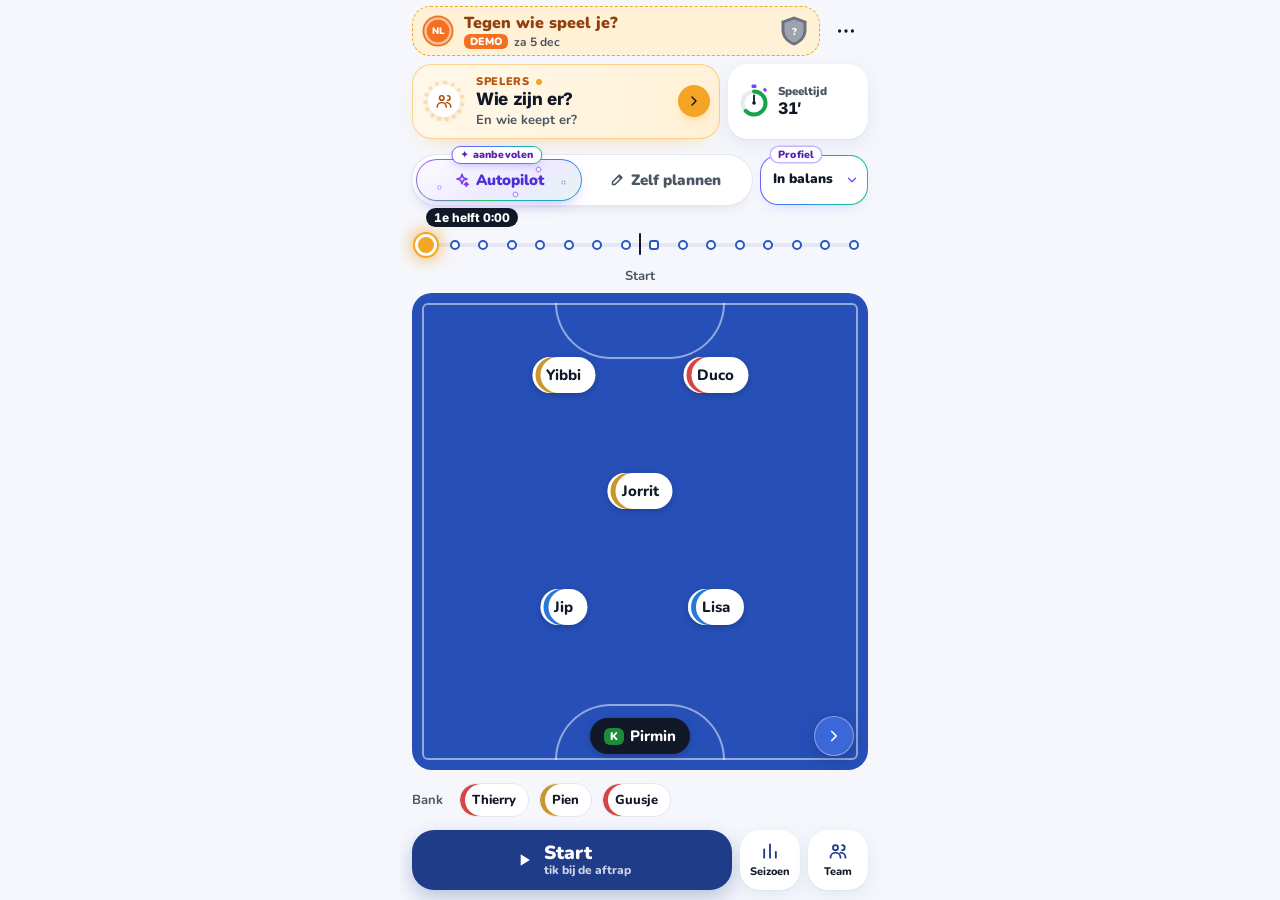
<file: index.html>
<!DOCTYPE html>
<html lang="nl">
<head>
  <meta charset="utf-8" />
  <meta name="viewport" content="width=device-width, initial-scale=1, maximum-scale=1, viewport-fit=cover" />
  <meta name="theme-color" content="#1F3C88" />
  <meta name="apple-mobile-web-app-capable" content="yes" />
  <meta name="mobile-web-app-capable" content="yes" />
  <meta name="apple-mobile-web-app-status-bar-style" content="default" />
  <meta name="apple-mobile-web-app-title" content="Coach" />
  <meta name="description" content="Wissel-app voor hockeycoaches: eerlijk en slim wisselen langs het veld." />
  <title>SpaBo Coach</title>
  <!-- linkvoorbeeld (WhatsApp, iMessage, Teams …): titel, tekst en plaatje; geen logo of kindernamen -->
  <meta property="og:type" content="website" />
  <meta property="og:site_name" content="SpaBo Coach" />
  <meta property="og:locale" content="nl_NL" />
  <meta property="og:url" content="https://ulfberth-nl.github.io/Coach/" />
  <meta property="og:title" content="SpaBo Coach · de wissel-app voor hockeycoaches" />
  <meta property="og:description" content="Eerlijk en slim wisselen langs het veld: de app plant de wissels, houdt de speeltijd bij en laat op het veld zien wat er gebeurt. Gratis, werkt offline, je gegevens blijven op je telefoon." />
  <meta property="og:image" content="https://ulfberth-nl.github.io/Coach/icons/og-image.jpg" />
  <meta property="og:image:secure_url" content="https://ulfberth-nl.github.io/Coach/icons/og-image.jpg" />
  <meta property="og:image:type" content="image/jpeg" />
  <meta property="og:image:width" content="1200" />
  <meta property="og:image:height" content="630" />
  <meta property="og:image:alt" content="Telefoon met een hockeyveld, spelers als naampillen en de volgende wissel bovenin" />
  <meta name="twitter:card" content="summary_large_image" />
  <meta name="twitter:title" content="SpaBo Coach · de wissel-app voor hockeycoaches" />
  <meta name="twitter:description" content="Eerlijk en slim wisselen langs het veld. Gratis, werkt offline." />
  <meta name="twitter:image" content="https://ulfberth-nl.github.io/Coach/icons/og-image.jpg" />
  <link rel="manifest" href="manifest.webmanifest" />
  <link rel="icon" type="image/png" sizes="192x192" href="icons/icon-192.png" />
  <link rel="apple-touch-icon" href="icons/apple-touch-icon.png" />
  <link rel="preload" href="fonts/nunito-latin-800-normal.woff2" as="font" type="font/woff2" crossorigin />
  <link rel="stylesheet" href="css/app.css" />
</head>
<body>
  <div id="app"></div>
  <noscript>Deze app heeft JavaScript nodig.</noscript>
  <script type="module" src="js/app.js"></script>
</body>
</html>
</file>
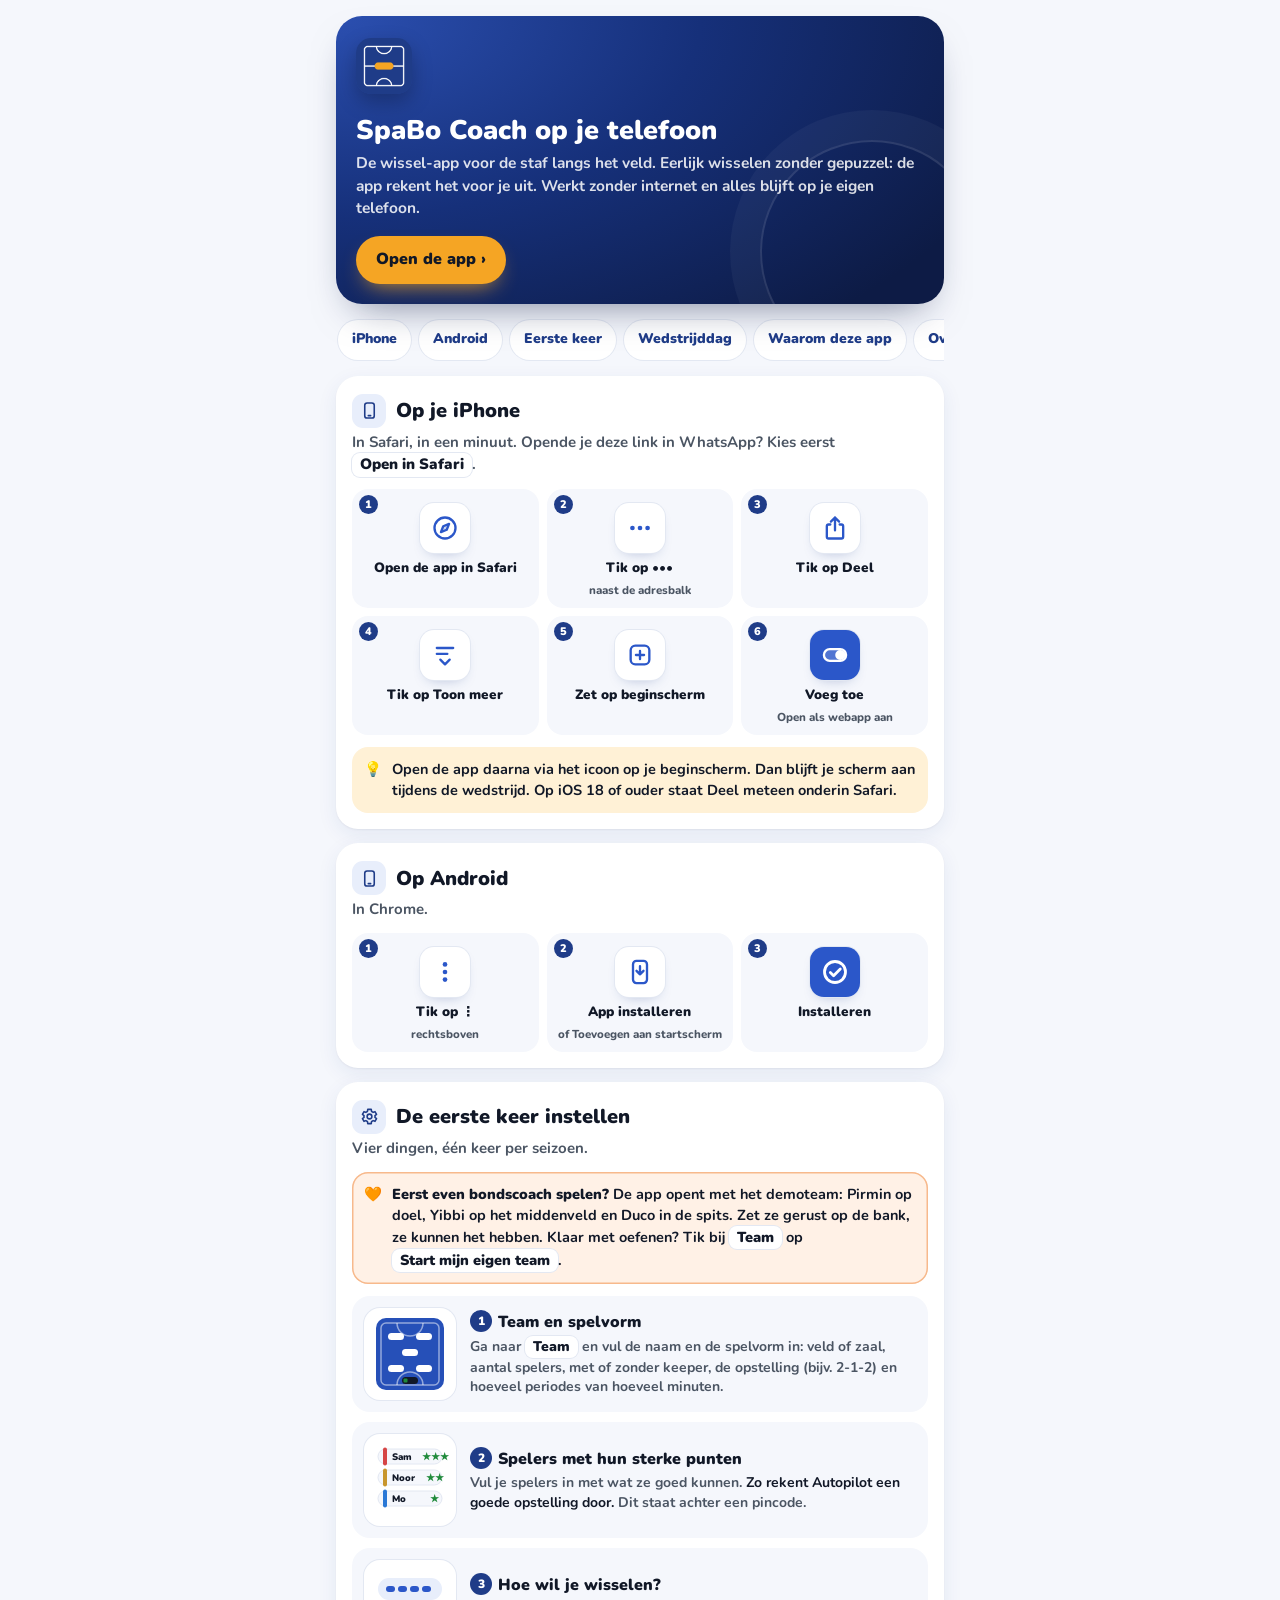
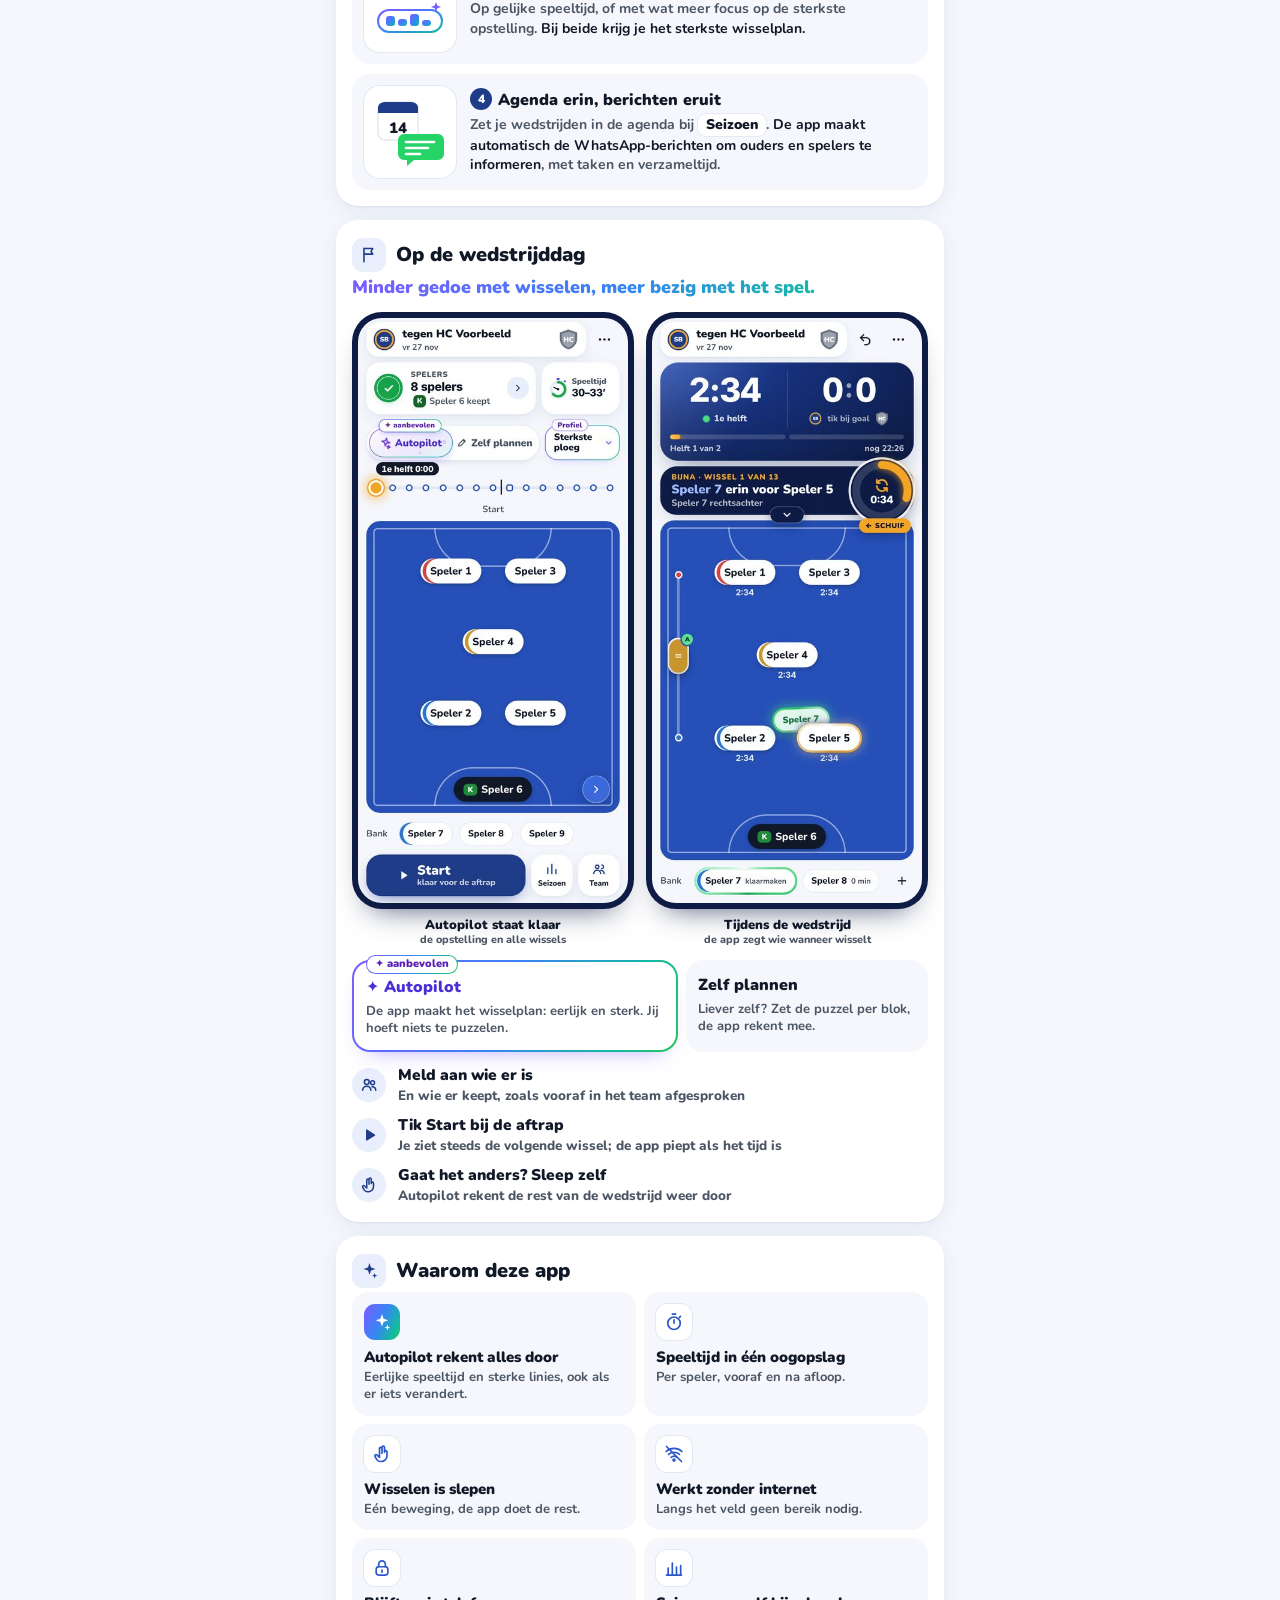
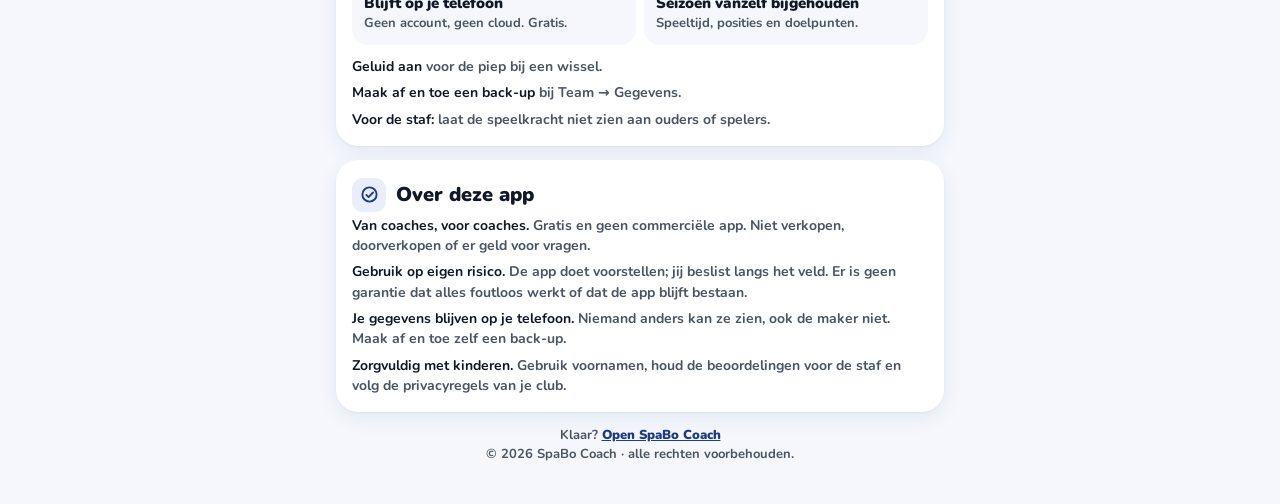
<file: installeren.html>
<!DOCTYPE html>
<html lang="nl">
<head>
  <meta charset="utf-8" />
  <meta name="viewport" content="width=device-width, initial-scale=1, viewport-fit=cover" />
  <meta name="theme-color" content="#1F3C88" />
  <title>SpaBo Coach installeren · uitleg en tips</title>
  <meta name="description" content="Zo zet je SpaBo Coach op het beginscherm van je telefoon, en zo stel je hem in en gebruik je hem langs het veld." />
  <!-- linkvoorbeeld (WhatsApp, iMessage …): algemene tekst en plaatje, geen logo of namen -->
  <meta property="og:type" content="website" />
  <meta property="og:site_name" content="SpaBo Coach" />
  <meta property="og:locale" content="nl_NL" />
  <meta property="og:url" content="https://ulfberth-nl.github.io/Coach/installeren.html" />
  <meta property="og:title" content="SpaBo Coach op je telefoon · installeren en tips" />
  <meta property="og:description" content="In een minuut op je beginscherm. Daarna werkt hij als een gewone app, ook zonder internet langs het veld." />
  <meta property="og:image" content="https://ulfberth-nl.github.io/Coach/icons/og-image.jpg" />
  <meta property="og:image:width" content="1200" />
  <meta property="og:image:height" content="630" />
  <meta name="twitter:card" content="summary_large_image" />
  <link rel="icon" type="image/png" sizes="192x192" href="icons/icon-192.png" />
  <link rel="apple-touch-icon" href="icons/apple-touch-icon.png" />
  <style>
    @font-face { font-family: Nunito; font-weight: 700; font-display: swap; src: url(fonts/nunito-latin-700-normal.woff2) format('woff2'); }
    @font-face { font-family: Nunito; font-weight: 800; font-display: swap; src: url(fonts/nunito-latin-800-normal.woff2) format('woff2'); }
    @font-face { font-family: Nunito; font-weight: 900; font-display: swap; src: url(fonts/nunito-latin-900-normal.woff2) format('woff2'); }
    :root { --blue: #1F3C88; --blue-2: #2B57C9; --tint: #E8EEFB; --orange: #F5A524; --orange-tint: #FFF1D6; --ink: #111827; --muted: #4B5563; --line: #E3E8F2; --bg: #F5F7FC; --green: #1f8a3a; --field: #2650B8;
      --ai: linear-gradient(115deg, #7C5CFF, #3B82F6 45%, #14B8A6 80%, #22C55E); }
    * { box-sizing: border-box; }
    html { scroll-behavior: smooth; }
    body { margin: 0; font-family: Nunito, system-ui, -apple-system, sans-serif; font-weight: 700; color: var(--ink); background: var(--bg); -webkit-font-smoothing: antialiased; line-height: 1.45; }
    main { max-width: 640px; margin: 0 auto; padding: calc(16px + env(safe-area-inset-top)) 16px calc(40px + env(safe-area-inset-bottom)); display: flex; flex-direction: column; gap: 14px; }
    .hero { position: relative; overflow: hidden; padding: 22px 20px 20px; border-radius: 26px; color: #fff; background: radial-gradient(120% 140% at 0% 0%, #2B4FB0 0%, #16307A 50%, #0D1B45 100%); box-shadow: 0 18px 40px -20px rgba(13,27,69,.6); }
    .hero::after { content: ''; position: absolute; right: -40px; bottom: -60px; width: 220px; height: 220px; border-radius: 50%; border: 2px solid rgba(255,255,255,.12); box-shadow: 0 0 0 30px rgba(255,255,255,.04); }
    .hero .ico { width: 56px; height: 56px; border-radius: 15px; box-shadow: 0 8px 20px rgba(0,0,0,.25); }
    h1 { margin: 14px 0 6px; font-size: 27px; line-height: 1.15; font-weight: 900; }
    .hero p { margin: 0; color: rgba(255,255,255,.85); font-size: 15.5px; }
    .cta { position: relative; z-index: 1; display: inline-flex; align-items: center; gap: 8px; margin-top: 16px; min-height: 48px; padding: 0 20px; border-radius: 99px; background: var(--orange); color: var(--ink); font-size: 16px; font-weight: 900; text-decoration: none; box-shadow: 0 10px 22px -10px rgba(245,165,36,.9); }
    nav { display: flex; gap: 8px; overflow-x: auto; scrollbar-width: none; padding: 2px; }
    nav a { flex: none; min-height: 40px; display: inline-flex; align-items: center; padding: 0 14px; border-radius: 99px; background: #fff; color: var(--blue); font-size: 14px; font-weight: 900; text-decoration: none; box-shadow: 0 0 0 1px var(--line); }
    section { padding: 18px 16px 16px; border-radius: 22px; background: #fff; box-shadow: 0 1px 2px rgba(17,24,39,.05), 0 6px 20px rgba(31,60,136,.08); scroll-margin-top: 12px; }
    h2 { display: flex; align-items: center; gap: 10px; margin: 0 0 4px; font-size: 20px; font-weight: 900; }
    h2 .badge { display: grid; place-items: center; width: 34px; height: 34px; border-radius: 11px; background: var(--tint); color: var(--blue); }
    h2 .badge svg { width: 19px; height: 19px; }
    .lead { margin: 0 0 12px; color: var(--muted); font-size: 15px; }
    p { margin: 0 0 8px; color: var(--muted); }
    .key { display: inline-flex; align-items: center; gap: 4px; padding: 1px 8px; border-radius: 8px; background: #fff; box-shadow: 0 0 0 1px var(--line); font-weight: 900; white-space: nowrap; color: var(--ink); }
    .note { display: flex; gap: 10px; margin-top: 12px; padding: 12px; border-radius: 16px; background: var(--orange-tint); color: var(--ink); font-size: 14.5px; }
    .note.demo { margin: 0 0 12px; background: #FFF1E6; box-shadow: inset 0 0 0 1.5px #F7B98C; }
    .note b { font-weight: 900; }
    svg { display: block; }

    /* stappen als tegels met een pictogram */
    .flow { display: grid; grid-template-columns: repeat(3, 1fr); gap: 8px; margin: 0; padding: 0; list-style: none; counter-reset: s; }
    .flow li { position: relative; display: flex; flex-direction: column; align-items: center; gap: 7px; padding: 14px 6px 10px; border-radius: 16px; background: var(--bg); text-align: center; font-size: 13.5px; font-weight: 900; line-height: 1.2; counter-increment: s; }
    .flow li::before { content: counter(s); position: absolute; top: 6px; left: 7px; display: grid; place-items: center; width: 19px; height: 19px; border-radius: 50%; background: var(--blue); color: #fff; font-size: 11px; }
    .flow .pic { display: grid; place-items: center; width: 50px; height: 50px; border-radius: 14px; background: #fff; color: var(--blue-2); box-shadow: 0 0 0 1px var(--line), 0 6px 14px -8px rgba(31,60,136,.4); }
    .flow .pic svg { width: 28px; height: 28px; }
    .flow .pic.hl { color: #fff; background: var(--blue-2); }
    .flow small { display: block; margin-top: 1px; color: var(--muted); font-size: 11.5px; font-weight: 800; }
    .flow.two { grid-template-columns: repeat(3, 1fr); }

    /* eerste keer: kaart met plaatje links, korte tekst rechts */
    .cards { display: flex; flex-direction: column; gap: 10px; }
    .card { display: grid; grid-template-columns: 92px 1fr; gap: 14px; align-items: center; padding: 12px; border-radius: 18px; background: var(--bg); }
    .card .art { width: 92px; height: 92px; border-radius: 16px; overflow: hidden; background: #fff; box-shadow: 0 0 0 1px var(--line); display: grid; place-items: center; }
    .card b { display: block; font-size: 16px; font-weight: 900; line-height: 1.25; }
    .card .num { display: inline-grid; place-items: center; width: 22px; height: 22px; margin-right: 6px; border-radius: 50%; background: var(--blue); color: #fff; font-size: 12px; vertical-align: 2px; }
    .card p { margin: 4px 0 0; font-size: 14px; line-height: 1.4; }
    .card .hi { color: var(--ink); }

    /* wedstrijddag */
    .motto { margin: 2px 0 14px; font-size: 18px; font-weight: 900; line-height: 1.25; background: var(--ai); -webkit-background-clip: text; background-clip: text; color: transparent; }
    .phones { display: grid; grid-template-columns: 1fr 1fr; gap: 12px; margin-bottom: 14px; }
    .phone { margin: 0; }
    .phone .frame { position: relative; padding: 6px; border-radius: 30px; background: #0D1B45; box-shadow: 0 16px 30px -18px rgba(13,27,69,.8); }
    .phone img { display: block; width: 100%; height: auto; border-radius: 24px; }
    .phone figcaption { margin-top: 8px; text-align: center; font-size: 13px; font-weight: 900; color: var(--ink); line-height: 1.25; }
    .phone figcaption small { display: block; font-weight: 800; color: var(--muted); }
    .ways { display: grid; grid-template-columns: 1.35fr 1fr; gap: 8px; margin-bottom: 12px; }
    .way { position: relative; padding: 14px 12px 12px; border-radius: 18px; background: var(--bg); }
    .way b { display: block; font-size: 16px; font-weight: 900; }
    .way span { display: block; margin-top: 3px; font-size: 13px; line-height: 1.35; color: var(--muted); }
    .way.ai { border: 2px solid transparent; background: linear-gradient(#fff, #fff) padding-box, var(--ai) border-box; box-shadow: 0 10px 24px -16px rgba(124,92,255,.8); }
    .way.ai b { color: #4C2FD6; }
    .way .tag { position: absolute; top: -10px; left: 12px; padding: 1px 8px; border-radius: 99px; border: 1.5px solid transparent; background: linear-gradient(#fff, #fff) padding-box, var(--ai) border-box; color: #5B21B6; font-size: 11px; font-weight: 900; }
    .day { margin: 0; padding: 0; list-style: none; display: flex; flex-direction: column; gap: 8px; }
    .day li { display: flex; align-items: center; gap: 12px; font-size: 15.5px; font-weight: 900; }
    .day li i { flex: none; display: grid; place-items: center; width: 34px; height: 34px; border-radius: 50%; background: var(--tint); color: var(--blue); font-style: normal; }
    .day li i svg { width: 18px; height: 18px; }
    .day li span small { display: block; font-size: 13.5px; font-weight: 800; color: var(--muted); }

    /* waarom deze app */
    .usp { display: grid; grid-template-columns: 1fr 1fr; gap: 8px; }
    .usp div { padding: 12px; border-radius: 16px; background: var(--bg); }
    .usp i { display: grid; place-items: center; width: 36px; height: 36px; margin-bottom: 8px; border-radius: 11px; background: #fff; color: var(--blue-2); box-shadow: 0 0 0 1px var(--line); font-style: normal; }
    .usp i svg { width: 20px; height: 20px; }
    .usp i.ai { color: #fff; background: var(--ai); box-shadow: none; }
    .usp b { display: block; font-size: 15px; font-weight: 900; line-height: 1.2; }
    .usp span { display: block; margin-top: 3px; font-size: 13px; line-height: 1.35; color: var(--muted); }
    .mini { margin: 12px 0 0; padding: 0; list-style: none; display: flex; flex-direction: column; gap: 6px; font-size: 14px; color: var(--muted); }
    .mini li b { color: var(--ink); }
    footer { text-align: center; font-size: 13px; color: var(--muted); }
    footer a { color: var(--blue); font-weight: 900; }
    @media (max-width: 360px) { .flow { grid-template-columns: repeat(2, 1fr); } .usp { grid-template-columns: 1fr; } .card { grid-template-columns: 72px 1fr; } .card .art { width: 72px; height: 72px; } .card .art svg { width: 64px; height: 64px; } }
    @media (prefers-reduced-motion: no-preference) {
      section, .hero { animation: rise .5s cubic-bezier(.2,.8,.2,1) both; }
      section:nth-of-type(2) { animation-delay: .05s; } section:nth-of-type(3) { animation-delay: .1s; }
      @keyframes rise { from { opacity: 0; translate: 0 12px; } }
    }
  </style>
</head>
<body>
<!-- pictogrammen: één keer getekend, overal hergebruikt (geen externe bestanden) -->
<svg width="0" height="0" style="position:absolute" aria-hidden="true">
  <defs>
    <symbol id="i-compass" viewBox="0 0 24 24" fill="none" stroke="currentColor" stroke-width="2" stroke-linecap="round" stroke-linejoin="round"><circle cx="12" cy="12" r="9" /><path d="M15.5 8.5l-2 5-5 2 2-5z" fill="currentColor" fill-opacity=".25" /></symbol>
    <symbol id="i-dots" viewBox="0 0 24 24" fill="currentColor"><circle cx="5.5" cy="12" r="2" /><circle cx="12" cy="12" r="2" /><circle cx="18.5" cy="12" r="2" /></symbol>
    <symbol id="i-share" viewBox="0 0 24 24" fill="none" stroke="currentColor" stroke-width="2" stroke-linecap="round" stroke-linejoin="round"><path d="M8 9H6.5A1.5 1.5 0 0 0 5 10.5v9A1.5 1.5 0 0 0 6.5 21h11a1.5 1.5 0 0 0 1.5-1.5v-9A1.5 1.5 0 0 0 17.5 9H16M12 3v11M8.5 6.5L12 3l3.5 3.5" /></symbol>
    <symbol id="i-more" viewBox="0 0 24 24" fill="none" stroke="currentColor" stroke-width="2" stroke-linecap="round" stroke-linejoin="round"><path d="M5 6h14M5 11h9" /><path d="M8 16l4 4 4-4" /></symbol>
    <symbol id="i-addhome" viewBox="0 0 24 24" fill="none" stroke="currentColor" stroke-width="2" stroke-linecap="round" stroke-linejoin="round"><rect x="4" y="4" width="16" height="16" rx="4" /><path d="M12 8.5v7M8.5 12h7" /></symbol>
    <symbol id="i-toggle" viewBox="0 0 24 24" fill="none" stroke="currentColor" stroke-width="2"><rect x="2.5" y="7" width="19" height="10" rx="5" fill="currentColor" fill-opacity=".18" /><circle cx="16.5" cy="12" r="3.3" fill="currentColor" /></symbol>
    <symbol id="i-vdots" viewBox="0 0 24 24" fill="currentColor"><circle cx="12" cy="5.5" r="2" /><circle cx="12" cy="12" r="2" /><circle cx="12" cy="18.5" r="2" /></symbol>
    <symbol id="i-install" viewBox="0 0 24 24" fill="none" stroke="currentColor" stroke-width="2" stroke-linecap="round" stroke-linejoin="round"><rect x="6" y="2.5" width="12" height="19" rx="3" /><path d="M12 7v7M9 11l3 3 3-3" /></symbol>
    <symbol id="i-check" viewBox="0 0 24 24" fill="none" stroke="currentColor" stroke-width="2.4" stroke-linecap="round" stroke-linejoin="round"><circle cx="12" cy="12" r="9" /><path d="M8 12.5l2.8 2.8L16.5 9.5" /></symbol>
    <symbol id="i-phone" viewBox="0 0 24 24" fill="none" stroke="currentColor" stroke-width="2" stroke-linecap="round"><rect x="6" y="2.5" width="12" height="19" rx="3" /><path d="M10.5 18.5h3" /></symbol>
    <symbol id="i-gear" viewBox="0 0 24 24" fill="none" stroke="currentColor" stroke-width="2" stroke-linecap="round" stroke-linejoin="round"><circle cx="12" cy="12" r="3" /><path d="M19 12a7 7 0 0 0-.1-1.2l2-1.5-2-3.4-2.3.9a7 7 0 0 0-2-1.2L14.2 3h-4.4l-.4 2.6a7 7 0 0 0-2 1.2l-2.3-.9-2 3.4 2 1.5A7 7 0 0 0 5 12c0 .4 0 .8.1 1.2l-2 1.5 2 3.4 2.3-.9a7 7 0 0 0 2 1.2l.4 2.6h4.4l.4-2.6a7 7 0 0 0 2-1.2l2.3.9 2-3.4-2-1.5c.1-.4.1-.8.1-1.2z" /></symbol>
    <symbol id="i-spark" viewBox="0 0 24 24" fill="currentColor"><path d="M12 2.5l1.9 5.6 5.6 1.9-5.6 1.9L12 17.5l-1.9-5.6L4.5 10l5.6-1.9zM18.5 15l.9 2.6 2.6.9-2.6.9-.9 2.6-.9-2.6-2.6-.9 2.6-.9z" /></symbol>
    <symbol id="i-team" viewBox="0 0 24 24" fill="none" stroke="currentColor" stroke-width="2" stroke-linecap="round"><circle cx="9" cy="8" r="3.2" /><path d="M3.5 19a5.5 5.5 0 0 1 11 0" /><circle cx="16.8" cy="9" r="2.6" /><path d="M16 14.2a4.6 4.6 0 0 1 5 4.8" /></symbol>
    <symbol id="i-watch" viewBox="0 0 24 24" fill="none" stroke="currentColor" stroke-width="2" stroke-linecap="round"><circle cx="12" cy="13.5" r="7.5" /><path d="M10 2.5h4M12 13.5V9.5M18.5 6.5l1.2-1.2" /></symbol>
    <symbol id="i-hand" viewBox="0 0 24 24" fill="none" stroke="currentColor" stroke-width="2" stroke-linecap="round" stroke-linejoin="round"><path d="M9 11V5.5a1.5 1.5 0 0 1 3 0V11m0-1V4a1.5 1.5 0 0 1 3 0v6m0-.5a1.5 1.5 0 0 1 3 0V14a7 7 0 0 1-7 7h-.6a6 6 0 0 1-4.6-2.2L3.6 15a1.5 1.5 0 0 1 2.3-1.9L9 16V11" /></symbol>
    <symbol id="i-wifi" viewBox="0 0 24 24" fill="none" stroke="currentColor" stroke-width="2" stroke-linecap="round"><path d="M2.5 9a14 14 0 0 1 19 0M5.5 12.5a9.5 9.5 0 0 1 13 0M8.6 16a5 5 0 0 1 6.8 0" /><circle cx="12" cy="19.3" r="1.2" fill="currentColor" /><path d="M3 3l18 18" /></symbol>
    <symbol id="i-lock" viewBox="0 0 24 24" fill="none" stroke="currentColor" stroke-width="2" stroke-linecap="round"><rect x="5" y="10.5" width="14" height="10" rx="3" /><path d="M8 10.5V7.5a4 4 0 0 1 8 0v3M12 14.5v2.5" /></symbol>
    <symbol id="i-chat" viewBox="0 0 24 24" fill="none" stroke="currentColor" stroke-width="2" stroke-linejoin="round"><path d="M4 19.5l1.3-3.8A8 8 0 1 1 8.6 19z" /><path d="M9 11h6M9 14h4" stroke-linecap="round" /></symbol>
    <symbol id="i-chart" viewBox="0 0 24 24" fill="none" stroke="currentColor" stroke-width="2" stroke-linecap="round"><path d="M5 20V12M10 20V6M15 20v-9M20 20V9M3 20.5h18" /></symbol>
    <symbol id="i-play" viewBox="0 0 24 24" fill="currentColor"><path d="M8 5.5v13a1 1 0 0 0 1.5.9l10.2-6.5a1 1 0 0 0 0-1.7L9.5 4.6A1 1 0 0 0 8 5.5z" /></symbol>
    <symbol id="i-flag" viewBox="0 0 24 24" fill="none" stroke="currentColor" stroke-width="2" stroke-linecap="round" stroke-linejoin="round"><path d="M5 21V4M5 4.5h11l-2 3.5 2 3.5H5" /></symbol>
  </defs>
</svg>
<main>
  <header class="hero">
    <img class="ico" src="icons/icon-192.png" alt="" width="56" height="56" />
    <h1>SpaBo Coach op je telefoon</h1>
    <p>De wissel-app voor de staf langs het veld. Eerlijk wisselen zonder gepuzzel: de app rekent het voor je uit. Werkt zonder internet en alles blijft op je eigen telefoon.</p>
    <a class="cta" href="./">Open de app ›</a>
  </header>

  <nav aria-label="Naar">
    <a href="#iphone">iPhone</a><a href="#android">Android</a><a href="#instellen">Eerste keer</a><a href="#wedstrijd">Wedstrijddag</a><a href="#waarom">Waarom deze app</a><a href="#over">Over</a>
  </nav>

  <section id="iphone">
    <h2><span class="badge"><svg><use href="#i-phone" /></svg></span>Op je iPhone</h2>
    <p class="lead">In Safari, in een minuut. Opende je deze link in WhatsApp? Kies eerst <span class="key">Open in Safari</span>.</p>
    <ol class="flow">
      <li><span class="pic"><svg><use href="#i-compass" /></svg></span>Open de app in Safari</li>
      <li><span class="pic"><svg><use href="#i-dots" /></svg></span>Tik op •••<small>naast de adresbalk</small></li>
      <li><span class="pic"><svg><use href="#i-share" /></svg></span>Tik op Deel</li>
      <li><span class="pic"><svg><use href="#i-more" /></svg></span>Tik op Toon meer</li>
      <li><span class="pic"><svg><use href="#i-addhome" /></svg></span>Zet op beginscherm</li>
      <li><span class="pic hl"><svg><use href="#i-toggle" /></svg></span>Voeg toe<small>Open als webapp aan</small></li>
    </ol>
    <div class="note"><span>💡</span><span>Open de app daarna via het icoon op je beginscherm. Dan blijft je scherm aan tijdens de wedstrijd. Op iOS 18 of ouder staat Deel meteen onderin Safari.</span></div>
  </section>

  <section id="android">
    <h2><span class="badge"><svg><use href="#i-phone" /></svg></span>Op Android</h2>
    <p class="lead">In Chrome.</p>
    <ol class="flow two">
      <li><span class="pic"><svg><use href="#i-vdots" /></svg></span>Tik op ⋮<small>rechtsboven</small></li>
      <li><span class="pic"><svg><use href="#i-install" /></svg></span>App installeren<small>of Toevoegen aan startscherm</small></li>
      <li><span class="pic hl"><svg><use href="#i-check" /></svg></span>Installeren</li>
    </ol>
  </section>

  <section id="instellen">
    <h2><span class="badge"><svg><use href="#i-gear" /></svg></span>De eerste keer instellen</h2>
    <p class="lead">Vier dingen, één keer per seizoen.</p>
    <div class="note demo"><span>🧡</span><span><b>Eerst even bondscoach spelen?</b> De app opent met het demoteam: Pirmin op doel, Yibbi op het middenveld en Duco in de spits. Zet ze gerust op de bank, ze kunnen het hebben. Klaar met oefenen? Tik bij <span class="key">Team</span> op <span class="key">Start mijn eigen team</span>.</span></div>
    <div class="cards">
      <div class="card">
        <span class="art"><svg width="80" height="80" viewBox="0 0 80 80" aria-hidden="true">
          <rect x="6" y="4" width="68" height="72" rx="10" fill="#2650B8" />
          <rect x="11" y="9" width="58" height="62" rx="5" fill="none" stroke="#fff" stroke-opacity=".5" stroke-width="1.5" />
          <path d="M27 9a13 13 0 0 0 26 0M27 71a13 13 0 0 1 26 0" fill="none" stroke="#fff" stroke-opacity=".5" stroke-width="1.5" />
          <g fill="#fff"><rect x="18" y="19" width="16" height="7" rx="3.5" /><rect x="46" y="19" width="16" height="7" rx="3.5" /><rect x="32" y="35" width="16" height="7" rx="3.5" /><rect x="18" y="51" width="16" height="7" rx="3.5" /><rect x="46" y="51" width="16" height="7" rx="3.5" /></g>
          <rect x="32" y="63" width="16" height="7" rx="3.5" fill="#111827" /><rect x="33.5" y="64.5" width="4" height="4" rx="1" fill="#1f8a3a" />
        </svg></span>
        <div><b><span class="num">1</span>Team en spelvorm</b><p>Ga naar <span class="key">Team</span> en vul de naam en de spelvorm in: veld of zaal, aantal spelers, met of zonder keeper, de opstelling (bijv. 2-1-2) en hoeveel periodes van hoeveel minuten.</p></div>
      </div>
      <div class="card">
        <span class="art"><svg width="80" height="80" viewBox="0 0 80 80" aria-hidden="true">
          <g font-family="Nunito, sans-serif" font-weight="900" font-size="9.5">
            <rect x="8" y="9" width="64" height="15" rx="7.5" fill="#F5F7FC" stroke="#E3E8F2" /><path d="M15 9.5v14" stroke="#d64545" stroke-width="4" stroke-linecap="round" /><text x="22" y="19.5" fill="#111827">Sam</text><text x="52" y="19.5" fill="#1f8a3a">★★★</text>
            <rect x="8" y="30" width="64" height="15" rx="7.5" fill="#F5F7FC" stroke="#E3E8F2" /><path d="M15 30.5v14" stroke="#c8962d" stroke-width="4" stroke-linecap="round" /><text x="22" y="40.5" fill="#111827">Noor</text><text x="56" y="40.5" fill="#1f8a3a">★★</text>
            <rect x="8" y="51" width="64" height="15" rx="7.5" fill="#F5F7FC" stroke="#E3E8F2" /><path d="M15 51.5v14" stroke="#2a78d6" stroke-width="4" stroke-linecap="round" /><text x="22" y="61.5" fill="#111827">Mo</text><text x="60" y="61.5" fill="#1f8a3a">★</text>
          </g>
        </svg></span>
        <div><b><span class="num">2</span>Spelers met hun sterke punten</b><p>Vul je spelers in met wat ze goed kunnen. <span class="hi">Zo rekent Autopilot een goede opstelling door.</span> Dit staat achter een pincode.</p></div>
      </div>
      <div class="card">
        <span class="art"><svg width="80" height="80" viewBox="0 0 80 80" aria-hidden="true">
          <defs><linearGradient id="g-ai" x1="0" y1="0" x2="1" y2="1"><stop offset="0" stop-color="#7C5CFF" /><stop offset=".5" stop-color="#3B82F6" /><stop offset="1" stop-color="#14B8A6" /></linearGradient></defs>
          <rect x="8" y="12" width="64" height="22" rx="11" fill="#E8EEFB" />
          <g fill="#2B57C9"><rect x="16" y="20" width="9" height="6" rx="3" /><rect x="28" y="20" width="9" height="6" rx="3" /><rect x="40" y="20" width="9" height="6" rx="3" /><rect x="52" y="20" width="9" height="6" rx="3" /></g>
          <rect x="8" y="44" width="64" height="22" rx="11" fill="#fff" stroke="url(#g-ai)" stroke-width="2" />
          <g fill="url(#g-ai)"><rect x="16" y="50" width="9" height="10" rx="3" /><rect x="28" y="53" width="9" height="7" rx="3" /><rect x="40" y="48" width="9" height="12" rx="3" /><rect x="52" y="54" width="9" height="6" rx="3" /></g>
          <path d="M66 36l1.3 3.6 3.7 1.3-3.7 1.3L66 46l-1.3-3.8-3.7-1.3 3.7-1.3z" fill="#7C5CFF" />
        </svg></span>
        <div><b><span class="num">3</span>Hoe wil je wisselen?</b><p>Op gelijke speeltijd, of met wat meer focus op de sterkste opstelling. <span class="hi">Bij beide krijg je het sterkste wisselplan.</span></p></div>
      </div>
      <div class="card">
        <span class="art"><svg width="80" height="80" viewBox="0 0 80 80" aria-hidden="true">
          <rect x="8" y="10" width="40" height="38" rx="7" fill="#fff" stroke="#E3E8F2" stroke-width="1.5" /><rect x="8" y="10" width="40" height="11" rx="7" fill="#1F3C88" /><rect x="8" y="16" width="40" height="5" fill="#1F3C88" />
          <text x="28" y="40.5" text-anchor="middle" font-family="Nunito, sans-serif" font-weight="900" font-size="15" fill="#111827">14</text>
          <path d="M34 42h34a6 6 0 0 1 6 6v14a6 6 0 0 1-6 6H44l-7 6v-6h-3a6 6 0 0 1-6-6V48a6 6 0 0 1 6-6z" fill="#25D366" />
          <g stroke="#fff" stroke-width="2.6" stroke-linecap="round"><path d="M36 50h28M36 56h22M36 62h14" /></g>
        </svg></span>
        <div><b><span class="num">4</span>Agenda erin, berichten eruit</b><p>Zet je wedstrijden in de agenda bij <span class="key">Seizoen</span>. <span class="hi">De app maakt automatisch de WhatsApp-berichten om ouders en spelers te informeren</span>, met taken en verzameltijd.</p></div>
      </div>
    </div>
  </section>

  <section id="wedstrijd">
    <h2><span class="badge"><svg><use href="#i-flag" /></svg></span>Op de wedstrijddag</h2>
    <p class="motto">Minder gedoe met wisselen, meer bezig met het spel.</p>
    <div class="phones">
      <figure class="phone"><div class="frame"><img src="uitleg/home.jpg" alt="Wedstrijdscherm met Autopilot: de opstelling en wie er op de bank zit" width="450" height="974" decoding="async" /></div><figcaption>Autopilot staat klaar<small>de opstelling en alle wissels</small></figcaption></figure>
      <figure class="phone"><div class="frame"><img src="uitleg/live.jpg" alt="Tijdens de wedstrijd: klok, stand en de volgende wissel" width="450" height="974" decoding="async" /></div><figcaption>Tijdens de wedstrijd<small>de app zegt wie wanneer wisselt</small></figcaption></figure>
    </div>
    <div class="ways">
      <div class="way ai"><span class="tag">✦ aanbevolen</span><b>✦ Autopilot</b><span>De app maakt het wisselplan: eerlijk en sterk. Jij hoeft niets te puzzelen.</span></div>
      <div class="way"><b>Zelf plannen</b><span>Liever zelf? Zet de puzzel per blok, de app rekent mee.</span></div>
    </div>
    <ol class="day">
      <li><i><svg><use href="#i-team" /></svg></i><span>Meld aan wie er is<small>En wie er keept, zoals vooraf in het team afgesproken</small></span></li>
      <li><i><svg><use href="#i-play" /></svg></i><span>Tik Start bij de aftrap<small>Je ziet steeds de volgende wissel; de app piept als het tijd is</small></span></li>
      <li><i><svg><use href="#i-hand" /></svg></i><span>Gaat het anders? Sleep zelf<small>Autopilot rekent de rest van de wedstrijd weer door</small></span></li>
    </ol>
  </section>

  <section id="waarom">
    <h2><span class="badge"><svg><use href="#i-spark" /></svg></span>Waarom deze app</h2>
    <div class="usp">
      <div><i class="ai"><svg><use href="#i-spark" /></svg></i><b>Autopilot rekent alles door</b><span>Eerlijke speeltijd en sterke linies, ook als er iets verandert.</span></div>
      <div><i><svg><use href="#i-watch" /></svg></i><b>Speeltijd in één oogopslag</b><span>Per speler, vooraf en na afloop.</span></div>
      <div><i><svg><use href="#i-hand" /></svg></i><b>Wisselen is slepen</b><span>Eén beweging, de app doet de rest.</span></div>
      <div><i><svg><use href="#i-wifi" /></svg></i><b>Werkt zonder internet</b><span>Langs het veld geen bereik nodig.</span></div>
      <div><i><svg><use href="#i-lock" /></svg></i><b>Blijft op je telefoon</b><span>Geen account, geen cloud. Gratis.</span></div>
      <div><i><svg><use href="#i-chart" /></svg></i><b>Seizoen vanzelf bijgehouden</b><span>Speeltijd, posities en doelpunten.</span></div>
    </div>
    <ul class="mini">
      <li><b>Geluid aan</b> voor de piep bij een wissel.</li>
      <li><b>Maak af en toe een back-up</b> bij Team → Gegevens.</li>
      <li><b>Voor de staf:</b> laat de speelkracht niet zien aan ouders of spelers.</li>
    </ul>
  </section>

  <section id="over">
    <h2><span class="badge"><svg><use href="#i-check" /></svg></span>Over deze app</h2>
    <ul class="mini" style="margin-top:4px">
      <li><b>Van coaches, voor coaches.</b> Gratis en geen commerciële app. Niet verkopen, doorverkopen of er geld voor vragen.</li>
      <li><b>Gebruik op eigen risico.</b> De app doet voorstellen; jij beslist langs het veld. Er is geen garantie dat alles foutloos werkt of dat de app blijft bestaan.</li>
      <li><b>Je gegevens blijven op je telefoon.</b> Niemand anders kan ze zien, ook de maker niet. Maak af en toe zelf een back-up.</li>
      <li><b>Zorgvuldig met kinderen.</b> Gebruik voornamen, houd de beoordelingen voor de staf en volg de privacyregels van je club.</li>
    </ul>
  </section>

  <footer>Klaar? <a href="./">Open SpaBo Coach</a><br />© 2026 SpaBo Coach · alle rechten voorbehouden.</footer>
</main>
</body>
</html>
</file>
<file: css/app.css>
/* ---------- lettertypes (lokaal, werken ook zonder bereik) ---------- */
@font-face { font-family: 'Nunito'; font-weight: 500; font-display: swap; src: url('../fonts/nunito-latin-500-normal.woff2') format('woff2'); }
@font-face { font-family: 'Nunito'; font-weight: 600; font-display: swap; src: url('../fonts/nunito-latin-600-normal.woff2') format('woff2'); }
@font-face { font-family: 'Nunito'; font-weight: 700; font-display: swap; src: url('../fonts/nunito-latin-700-normal.woff2') format('woff2'); }
@font-face { font-family: 'Nunito'; font-weight: 800; font-display: swap; src: url('../fonts/nunito-latin-800-normal.woff2') format('woff2'); }
@font-face { font-family: 'Nunito'; font-weight: 900; font-display: swap; src: url('../fonts/nunito-latin-900-normal.woff2') format('woff2'); }
@font-face { font-family: 'Inter'; font-weight: 600; font-display: swap; src: url('../fonts/inter-latin-600-normal.woff2') format('woff2'); }
@font-face { font-family: 'Inter'; font-weight: 700; font-display: swap; src: url('../fonts/inter-latin-700-normal.woff2') format('woff2'); }
@font-face { font-family: 'Inter'; font-weight: 800; font-display: swap; src: url('../fonts/inter-latin-800-normal.woff2') format('woff2'); }

:root {
  --blue: #1F3C88; --blue-2: #2B57C9; --blue-ink: #173074; --blue-tint: #E8EEFB;
  --orange: #F5A524; --orange-tint: #FFF1D6; --orange-soft: #FFF6E5;
  --ink: #111827; --muted: #4B5563; --line: #E3E8F2; --line-2: #C9D2E3; --line-3: #EEF1F7;
  --bg: #F5F7FC; --card: #FFFFFF; --field: #2650B8; --danger: #B42318;
  --pos-K: #1f8a3a; --pos-A: #2a78d6; --pos-M: #c8962d; --pos-V: #d64545;
  --shadow: 0 1px 2px rgba(17,24,39,0.05), 0 6px 20px rgba(31,60,136,0.08);
  --safe-b: env(safe-area-inset-bottom, 0px);
  --safe-t: env(safe-area-inset-top, 0px);
  /* ---- bewegingstaal: vaste tempo's, weggaan sneller dan binnenkomen, twee veren ---- */
  --t-tap: .1s; --t-small: .25s; --t-screen: .45s;
  --t-out-small: .18s; --t-out-screen: .28s;
  --ease-out: cubic-bezier(.2, .8, .2, 1);
  --ease-in: cubic-bezier(.45, 0, .9, .4);
  --spring-soft: cubic-bezier(.3, 1.25, .5, 1);
  --spring-play: cubic-bezier(.34, 1.56, .64, 1);
  --spring: var(--spring-soft);
  --jelly: var(--spring-play);
}
/* veren als echte veercurve waar de telefoon dat kent (iOS 17.2+); anders de benadering hierboven */
@supports (transition-timing-function: linear(0, 1)) {
  :root {
    --spring-soft: linear(0, 0.065 4.2%, 0.211 8.3%, 0.387 12.5%, 0.559 16.7%, 0.708 20.8%, 0.827 25%, 0.914 29.2%, 0.974 33.3%, 1.011 37.5%, 1.03 41.7%, 1.038 45.8%, 1.038 50%, 1.033 54.2%, 1.027 58.3%, 1.02 62.5%, 1.014 66.7%, 1.008 70.8%, 1.005 75%, 1.002 79.2%, 1);
    --spring-play: linear(0, 0.157 4.4%, 0.533 9.6%, 1.003 15.7%, 1.144 19.5%, 1.19 23%, 1.14 27.6%, 0.988 36.5%, 0.958 41.1%, 0.976 48.3%, 1.007 59.4%, 1);
  }
}

* { box-sizing: border-box; -webkit-tap-highlight-color: transparent; }
html, body { margin: 0; height: 100%; background: var(--bg); }
/* app-gevoel op de iPhone: geen tekstselectie, vergrootglas of dubbeltik-zoom bij tikken en slepen */
html { touch-action: manipulation; -webkit-text-size-adjust: 100%; }
body { -webkit-user-select: none; user-select: none; -webkit-touch-callout: none; }
input, textarea, select { -webkit-user-select: text; user-select: text; -webkit-touch-callout: default; }
button, a, .field, .benchrow, .tl, .scrubzone { touch-action: manipulation; -webkit-user-select: none; user-select: none; -webkit-touch-callout: none; }
body { font-family: Nunito, system-ui, -apple-system, sans-serif; color: var(--ink); font-size: 15px; -webkit-font-smoothing: antialiased; overscroll-behavior-y: none; }
button, input, select { font-family: inherit; color: inherit; }
button { cursor: pointer; }
a { color: var(--blue); }
#app { max-width: 480px; margin: 0 auto; min-height: 100dvh; display: flex; flex-direction: column; overflow-x: clip; }

.screen { flex: 1 1 auto; display: flex; flex-direction: column; gap: 12px; padding: calc(10px + var(--safe-t) + var(--edge)) 16px calc(16px + var(--safe-b)); }
.screen.with-tabs { padding-bottom: calc(96px + var(--safe-b)); }
.topbar { display: flex; align-items: center; justify-content: space-between; gap: 8px; min-height: 40px; }
.h1 { margin: 0; font-size: 28px; font-weight: 900; line-height: 1.1; }
.h2 { margin: 0; font-size: 16px; font-weight: 800; }
.sub { font-size: 13px; color: var(--muted); }
.small { font-size: 12px; color: var(--muted); }
.num { font-family: Inter, system-ui, sans-serif; font-variant-numeric: tabular-nums; letter-spacing: -0.02em; font-weight: 800; }
.row { display: flex; align-items: center; gap: 8px; }
.between { display: flex; align-items: center; justify-content: space-between; gap: 8px; }
.grow { flex: 1 1 auto; min-width: 0; }
.col { display: flex; flex-direction: column; gap: 6px; }
.wrap { display: flex; flex-wrap: wrap; gap: 6px; }

.card { background: var(--card); border-radius: 20px; box-shadow: var(--shadow); padding: 12px; display: flex; flex-direction: column; gap: 10px; }
.card.accent { outline: 2px solid var(--blue); }
.label { font-size: 13px; font-weight: 700; color: var(--muted); }

/* ---------- knoppen ---------- */
.btn { min-height: 44px; border: none; border-radius: 999px; padding: 0 18px; font-size: 16px; font-weight: 800; display: inline-flex; align-items: center; justify-content: center; gap: 8px; text-decoration: none; }
.btn.primary { background: var(--blue); color: #fff; box-shadow: 0 8px 20px rgba(31,60,136,0.28); min-height: 56px; font-size: 17px; }
.btn.dark { background: var(--ink); color: #fff; }
.btn.ghost { background: transparent; border: 2px solid var(--ink); }
.btn.soft { background: var(--blue-tint); color: var(--blue-ink); }
.btn.plain { background: #fff; border: 1px solid var(--line-2); }
.btn.danger { background: #FFF5F2; color: var(--danger); border: 1px solid #F0C2B4; }
.btn.block { width: 100%; }
.btn:disabled { opacity: 0.45; }
.link { background: none; border: none; color: var(--blue); font-weight: 800; font-size: 14px; min-height: 40px; padding: 0 6px; text-decoration: none; display: inline-flex; align-items: center; gap: 4px; }
.iconbtn { width: 44px; height: 44px; border-radius: 999px; border: none; background: var(--bg); display: inline-flex; align-items: center; justify-content: center; }

/* ---------- invoer ---------- */
.input { height: 44px; width: 100%; border-radius: 12px; border: 1px solid var(--line-2); padding: 0 12px; font-size: 16px; font-weight: 700; background: #fff; }
.input:focus { outline: 2px solid var(--blue-2); outline-offset: 1px; }
.seg { position: relative; display: flex; gap: 4px; padding: 4px; border-radius: 16px; background: #fff; border: 1px solid var(--line); touch-action: pan-y; }
/* blokje vloeit naar de keuze: schuift met een zachte veer, rekt even uit in de looprichting (motion: Seg) */
.seg .seg-ind { position: absolute; top: 4px; bottom: 4px; left: 4px; width: calc((100% - 8px - (var(--n) - 1) * 4px) / var(--n)); border-radius: 12px; background: var(--blue); box-shadow: 0 4px 12px rgba(31,60,136,0.3); translate: calc(var(--i, 0) * (100% + 4px)) 0; transition: translate var(--t-screen) var(--spring-soft); }
.seg.dragging .seg-ind { transition: none; }
.seg button { position: relative; z-index: 1; flex: 1 1 0; min-width: 0; height: 40px; border: none; border-radius: 12px; background: transparent; font-size: 14px; font-weight: 700; padding: 0 4px; white-space: nowrap; transition: color var(--t-small) ease; }
.seg button.on { color: #fff; font-weight: 800; }
.seg.small button { font-size: 13px; }
/* schakelaar: kleur vloeit in (opacity), bolletje rekt bij indrukken en schiet verend over */
.switch { position: relative; isolation: isolate; flex: 0 0 54px; width: 54px; height: 32px; border-radius: 999px; border: none; background: var(--line-2); padding: 0; }
.switch::before { content: ''; position: absolute; inset: 0; z-index: -1; border-radius: inherit; background: var(--blue); opacity: 0; transition: opacity var(--t-out-small) ease; }
.switch[aria-checked="true"]::before { opacity: 1; transition-duration: var(--t-small); }
.switch:disabled { opacity: .45; }
.sw-knob { position: absolute; top: 3px; left: 3px; width: 26px; height: 26px; border-radius: 999px; background: #fff; box-shadow: 0 2px 6px rgba(17,24,39,0.25); translate: 0 0; scale: 1 1; transition: translate var(--t-screen) var(--spring-play), scale var(--t-small) var(--spring-soft); }
.switch[aria-checked="true"] .sw-knob { translate: 22px 0; }
.switch.held .sw-knob { translate: 3px 0; scale: 1.23 1; }
.switch.held[aria-checked="true"] .sw-knob { translate: 19px 0; }
.switch.fa .sw-knob { animation: swStretchA var(--t-screen) var(--ease-out); }
.switch.fb .sw-knob { animation: swStretchB var(--t-screen) var(--ease-out); }
@keyframes swStretchA { 0% { scale: 1.23 1; } 35% { scale: 1.42 .86; } 70% { scale: .96 1.04; } 100% { scale: 1 1; } }
@keyframes swStretchB { 0% { scale: 1.23 1; } 35% { scale: 1.42 .86; } 70% { scale: .96 1.04; } 100% { scale: 1 1; } }
.setting { min-height: 52px; display: flex; align-items: center; justify-content: space-between; gap: 10px; }
.setting .t { font-size: 15px; font-weight: 700; }
.stepper { display: flex; align-items: center; gap: 6px; }
.stepper button { width: 44px; height: 44px; border-radius: 14px; border: 1px solid var(--line-2); background: #fff; font-size: 22px; font-weight: 700; touch-action: manipulation; transition: opacity var(--t-small) ease; }
.stepper button.lim { opacity: .4; }
.stepper button:disabled { opacity: .4; }
.stepper .st-val { display: inline-flex; align-items: center; justify-content: center; white-space: nowrap; min-width: 52px; text-align: center; font-weight: 800; }
.stepper .st-val .roll { font-weight: 800; }
.stepper .st-suf { white-space: pre; }
/* 'nee' aan de grens: het getal schudt kort zijn hoofd */
.stepper .st-val.no-a { animation: noShakeA .42s var(--ease-out); }
.stepper .st-val.no-b { animation: noShakeB .42s var(--ease-out); }
@keyframes noShakeA { 0%, 100% { translate: 0; } 18% { translate: -6px; } 38% { translate: 5px; } 58% { translate: -3px; } 78% { translate: 1px; } }
@keyframes noShakeB { 0%, 100% { translate: 0; } 18% { translate: -6px; } 38% { translate: 5px; } 58% { translate: -3px; } 78% { translate: 1px; } }
.chip { min-height: 40px; padding: 0 14px; border-radius: 999px; border: 1px solid var(--line-2); background: #fff; font-size: 14px; font-weight: 700; }
.chip[aria-pressed="true"] { border: 2px solid var(--blue); background: var(--blue-tint); color: var(--blue-ink); font-weight: 800; }
.chip.warm[aria-pressed="true"] { border-color: var(--orange); background: var(--orange-tint); color: var(--ink); }
select.input { appearance: none; -webkit-appearance: none; }

/* ---------- pillen ---------- */
.pill { display: inline-block; max-width: 86px; overflow: hidden; text-overflow: ellipsis; white-space: nowrap; padding: 6px 11px; border-radius: 999px; background: #fff; color: var(--ink); font-size: 13px; font-weight: 800; box-shadow: 0 2px 6px rgba(0,0,0,0.22); }
.pill.keeper { background: var(--ink); color: #fff; display: inline-flex; align-items: center; gap: 6px; max-width: none; }
.pill.keeper .k { font-size: 11px; font-weight: 900; padding: 1px 6px; border-radius: 6px; background: var(--pos-K); color: #fff; }
.pill.orange { background: var(--orange); }
.pill.dashed { background: #fff; outline: 2px dashed var(--orange); outline-offset: 2px; }
.pill.muted { opacity: 0.55; }

/* neon: draaiende kleurrand met gloed = "dit vraagt nu je aandacht" */
@property --spin { syntax: '<angle>'; inherits: false; initial-value: 0deg; }
@keyframes spin { to { --spin: 360deg; } }
/* De gloed is een schaduw (geen blur-filter): die wordt in Safari niet in een vierkant afgesneden. */
@keyframes neonGlow {
  0%, 100% { box-shadow: 0 0 8px 2px rgba(245,165,36,.8), 0 0 16px 4px rgba(245,165,36,.35); }
  50% { box-shadow: 0 0 8px 2px rgba(43,87,201,.75), 0 0 16px 4px rgba(127,166,255,.4); }
}
.neon { position: relative; display: inline-flex; vertical-align: middle; border-radius: 999px; animation: neonGlow 3.2s ease-in-out infinite; }
.neon > .glow { display: none; }
.neon > .ring { position: absolute; inset: 0; border-radius: inherit; background: conic-gradient(from var(--spin), #F5A524, #FFE08A, #2B57C9, #7FA6FF, #F5A524); animation: spin 3.2s linear infinite; }
.neon > .in { position: relative; display: flex; margin: 3px; border-radius: inherit; }
.neon.box { border-radius: 22px; display: block; }
.neon.box > .in { display: block; }
/* in het veld en op de bank neemt de rand geen extra ruimte in: de speler verschuift niet */
.field .neon, .benchrow .neon { margin: -3px; }
.reduce .neon, .reduce .neon > .ring { animation: none; } .reduce .neon { box-shadow: 0 0 10px 2px rgba(245,165,36,.7); }

/* ---------- veld ---------- */
.field { position: relative; border-radius: 20px; background: var(--field); overflow: hidden; }
.field .lines { position: absolute; inset: 10px; border: 2px solid rgba(255,255,255,0.5); border-radius: 6px; pointer-events: none; }
.field .arc { position: absolute; left: 50%; width: 170px; height: 56px; transform: translateX(-50%); border: 2px solid rgba(255,255,255,0.5); pointer-events: none; }
.field .arc.top { top: 10px; border-top: none; border-radius: 0 0 85px 85px; }
.field .arc.bottom { bottom: 10px; border-bottom: none; border-radius: 85px 85px 0 0; }
.field .spot { position: absolute; translate: -50% 0; display: flex; flex-direction: column; align-items: center; gap: 3px; background: none; border: none; padding: 0; }
.field .spot .time { font-size: 11px; font-weight: 700; color: rgba(255,255,255,0.88); font-family: Inter, sans-serif; font-variant-numeric: tabular-nums; }
.field .spot .note { font-size: 11px; font-weight: 800; color: #fff; }
.inpill { display: inline-flex; align-items: center; gap: 3px; max-width: 90px; padding: 3px 9px; border-radius: 999px; border: 2px solid #fff; background: #fff; color: var(--blue-ink); font-size: 12px; font-weight: 800; white-space: nowrap; box-shadow: 0 2px 6px rgba(17,24,39,0.25); }
.inpill.sel { background: var(--blue); color: #fff; }

/* ---------- wedstrijdscherm ---------- */
.score { font-size: 32px; line-height: 1; }
.playbtn { width: 54px; height: 54px; border-radius: 999px; border: none; background: var(--ink); color: #fff; display: flex; align-items: center; justify-content: center; box-shadow: 0 4px 12px rgba(17,24,39,0.25); }
.playbtn.go { background: var(--blue); }
.banner { display: block; text-decoration: none; color: var(--ink); }
.banner .bin { background: var(--orange); padding: 9px 14px 11px; display: flex; flex-direction: column; gap: 6px; border-radius: 19px; }
.banner.calm .bin { background: #fff; border: 2px solid var(--line); }
.progress { height: 6px; border-radius: 999px; background: rgba(17,24,39,0.15); overflow: hidden; }
.progress > div { height: 100%; background: var(--ink); border-radius: 999px; }
.benchrow { display: flex; align-items: center; gap: 8px; min-height: 44px; }
.benchrow .scroll { flex: 1 1 auto; min-width: 0; display: flex; gap: 10px; align-items: center; overflow-x: auto; padding: 18px 16px; margin: -14px -8px; scrollbar-width: none; }
.benchrow .scroll::-webkit-scrollbar { display: none; }
/* volle bank: zachte randen waar nog spelers achter zitten, en per speler vastklikken */
.benchrow .scroll.ovf { --fl: 30px; --fr: 34px; margin-left: -2px; scroll-snap-type: x proximity; scroll-padding-inline: 16px; overscroll-behavior-x: contain;
  -webkit-mask-image: linear-gradient(to right, transparent 0, #000 var(--fl), #000 calc(100% - var(--fr)), transparent 100%);
  mask-image: linear-gradient(to right, transparent 0, #000 var(--fl), #000 calc(100% - var(--fr)), transparent 100%); }
.benchrow .scroll.ovf.at-start { --fl: 0px; }
.benchrow .scroll.ovf.at-end { --fr: 0px; }
.benchrow .scroll.ovf > * { scroll-snap-align: start; }
@property --fl { syntax: '<length>'; inherits: false; initial-value: 0px; }
@property --fr { syntax: '<length>'; inherits: false; initial-value: 0px; }
.benchrow .scroll { transition: --fl var(--t-small) ease, --fr var(--t-small) ease; }
/* tijdens het slepen niet vastklikken (het automatisch doorscrollen moet soepel lopen) */
.dragging .benchrow .scroll.ovf { scroll-snap-type: none; }
.benchpill { flex: 0 0 auto; display: inline-flex; align-items: baseline; gap: 6px; padding: 7px 12px; border-radius: 999px; background: #fff; border: 1px solid var(--line); font-size: 13px; font-weight: 800; white-space: nowrap; }
.benchpill .t { font-size: 11px; font-weight: 700; color: var(--muted); }
.benchpill.off { opacity: 0.55; border-style: dashed; }
.actions { display: grid; grid-template-columns: repeat(5, minmax(0, 1fr)); gap: 6px; }
.action { height: 62px; border-radius: 16px; border: 1px solid var(--line-2); background: #fff; display: flex; flex-direction: column; align-items: center; justify-content: center; gap: 4px; font-size: 12px; font-weight: 700; text-decoration: none; color: var(--ink); }
.action.goal { border: 2px solid var(--blue); background: var(--blue-tint); color: var(--blue-ink); font-weight: 800; }
.action.swap { border: 2px solid var(--orange); background: var(--orange-soft); font-weight: 800; }
.action:disabled { opacity: 0.4; }

/* ---------- bottom sheet ---------- */
.sheet-backdrop { position: fixed; inset: 0; background: rgba(17,24,39,0.55); z-index: 40; display: flex; align-items: flex-end; justify-content: center; }
.sheet { width: 100%; max-width: 480px; background: #fff; border-radius: 28px 28px 0 0; padding: 10px 16px calc(20px + var(--safe-b)); display: flex; flex-direction: column; gap: 12px; max-height: 88dvh; overflow-y: auto; overflow-x: hidden; overscroll-behavior: contain; }
.sheet .handle { align-self: center; width: 40px; height: 5px; border-radius: 999px; background: var(--line); }
.choice { min-height: 56px; display: flex; align-items: center; gap: 12px; padding: 0 14px; border-radius: 16px; border: 1px solid var(--line); background: #fff; text-align: left; width: 100%; }
.choice[aria-pressed="true"] { border: 2px solid var(--blue); background: var(--blue-tint); }

/* ---------- menubalk ---------- */
.tabbar { position: fixed; left: 50%; transform: translateX(-50%); bottom: calc(10px + var(--safe-b)); width: calc(100% - 32px); max-width: 448px; display: grid; grid-template-columns: repeat(3, minmax(0, 1fr)); gap: 4px; padding: 6px; border-radius: 24px; background: #fff; box-shadow: 0 6px 24px rgba(31,60,136,0.18); z-index: 30; }
.tabbar a { height: 54px; display: flex; flex-direction: column; align-items: center; justify-content: center; gap: 2px; border-radius: 18px; color: var(--muted); font-size: 12px; font-weight: 700; text-decoration: none; }
.tabbar a[aria-current="page"] { background: var(--blue-tint); color: var(--blue); font-weight: 800; }

/* ---------- wedstrijdplan ---------- */
.strip { display: flex; gap: 12px; overflow-x: auto; scroll-snap-type: x mandatory; padding: 4px 16px 10px; margin: 0 -16px; scrollbar-width: none; }
.strip::-webkit-scrollbar { display: none; }
.plancard { flex: 0 0 calc(100% - 24px); max-width: 380px; scroll-snap-align: center; }
.plancard.past { opacity: 0.6; filter: grayscale(1); }
.plancard.now { outline: 3px solid var(--blue); }
.plancard.future { outline: 2px dashed var(--line-2); }
.badge { font-size: 12px; font-weight: 800; padding: 4px 10px; border-radius: 999px; background: var(--blue-tint); color: var(--blue-ink); white-space: nowrap; }
.badge.now { background: var(--blue); color: #fff; }
.badge.past { background: var(--line-3); color: var(--muted); }
.timeline { display: flex; gap: 2px; align-items: center; }
.timeline span { flex: 1 1 0; height: 8px; border-radius: 999px; background: #fff; border: 2px solid var(--line-2); }
.timeline span.past { background: var(--line-2); border: none; }
.timeline span.now { background: var(--blue); border: none; }
.timeline i { width: 2px; height: 16px; background: var(--ink); border-radius: 2px; }
.table .r { display: flex; align-items: center; gap: 6px; min-height: 24px; }
.table .n { width: 66px; flex: 0 0 66px; font-size: 12px; font-weight: 800; white-space: nowrap; overflow: hidden; text-overflow: ellipsis; }
.table .cells { flex: 1 1 auto; display: flex; gap: 1px; }
.table .cells span { flex: 1 1 0; height: 18px; border-radius: 4px; }
.table .v { width: 34px; flex: 0 0 34px; text-align: right; font-size: 12px; font-weight: 800; }
.legend { display: flex; flex-wrap: wrap; gap: 10px; font-size: 11px; color: var(--muted); }
.legend span { display: inline-flex; align-items: center; gap: 4px; }
.legend i { width: 10px; height: 10px; border-radius: 3px; display: inline-block; }

/* positie-pillen (samen 100%) */
.posbar { display: flex; gap: 3px; height: 12px; }
.posbar span { border-radius: 999px; min-width: 12px; }

/* speelkracht-schuif (alleen achter de pincode): zie .kr verderop */
.minibar { width: 56px; height: 10px; flex: 0 0 56px; border-radius: 999px; }

/* pincode */
.pinpad { display: grid; grid-template-columns: repeat(3, minmax(0, 1fr)); gap: 12px; }
.pinpad button { height: 64px; border-radius: 18px; border: 1px solid var(--line); background: #fff; font-size: 26px; font-weight: 800; }
.pindots { display: flex; gap: 16px; justify-content: center; }
.pindots span { width: 16px; height: 16px; border-radius: 999px; border: 2px solid var(--line-2); }
.pindots span.on { background: var(--ink); border-color: var(--ink); }

/* melding en flits */
.toast { width: max-content; max-width: calc(100vw - 24px) !important; position: fixed; left: 50%; transform: translateX(-50%); top: calc(10px + var(--safe-t)); background: var(--ink); color: #fff; padding: 10px 16px; border-radius: 999px; font-size: 14px; font-weight: 700; z-index: 60; display: flex; gap: 12px; align-items: center; max-width: calc(100% - 32px); }
.toast button { background: none; border: none; color: var(--orange); font-weight: 900; font-size: 14px; }
@keyframes flash { 0%, 100% { opacity: 0; } 15%, 45% { opacity: 0.85; } 30% { opacity: 0.2; } }
.flash { position: fixed; inset: 0; background: var(--orange); pointer-events: none; z-index: 70; animation: flash 1.6s ease-out 1 forwards; }
.empty { text-align: center; color: var(--muted); padding: 24px 8px; }
.sr { position: absolute; width: 1px; height: 1px; overflow: hidden; clip: rect(0 0 0 0); }

/* ================= beweging ================= */
@keyframes rise { from { opacity: 0; transform: translateY(14px); } to { opacity: 1; transform: none; } }
@keyframes pop { 0% { opacity: 0; transform: scale(.6); } 100% { opacity: 1; transform: none; } }
@keyframes fadeIn { from { opacity: 0; } to { opacity: 1; } }
@keyframes fadeOut { to { opacity: 0; } }
@keyframes sheetUp { from { transform: translateY(100%); } to { transform: none; } }
@keyframes sheetDown { to { transform: translateY(100%); } }
@keyframes bump { 0% { transform: scale(1); } 35% { transform: scale(1.28); } 100% { transform: scale(1); } }
@keyframes toastIn { from { opacity: 0; transform: translate(-50%, -20px) scale(.96); } to { opacity: 1; transform: translate(-50%, 0); } }
@keyframes livePulse { 0% { box-shadow: 0 0 0 0 rgba(17,24,39,.55); } 70% { box-shadow: 0 0 0 9px rgba(17,24,39,0); } 100% { box-shadow: 0 0 0 0 rgba(17,24,39,0); } }

.screen > * { animation: rise .5s var(--ease-out) both; }
.screen > *:nth-child(2) { animation-delay: .04s; } .screen > *:nth-child(3) { animation-delay: .08s; }
.screen > *:nth-child(4) { animation-delay: .12s; } .screen > *:nth-child(5) { animation-delay: .16s; }
.screen > *:nth-child(6) { animation-delay: .2s; } .screen > *:nth-child(n+7) { animation-delay: .24s; }

/* indrukken: één gedrag voor alle knoppen, zie js/motion.js (kleiner + donkerder, veert terug) */
.btn, .chip, .action, .choice, .benchpill, .iconbtn, .playbtn, .tabbar a, .pinpad button, .card[href] {
  transition: background-color var(--t-small) ease, border-color var(--t-small) ease, box-shadow var(--t-small) ease, color var(--t-small) ease, opacity var(--t-small) ease;
}
.chip[aria-pressed="true"] { animation: bump var(--t-screen) var(--spring-soft); }

.sheet-backdrop { animation: fadeIn var(--t-small) ease both; }
.sheet { animation: sheetUp var(--t-screen) var(--spring-soft) both; }
.sheet-backdrop.closing { pointer-events: none; }

.field .spot { transition: left .55s var(--spring), top .55s var(--spring); animation: pop .45s var(--spring) both; }
.benchrow .benchpill, .benchrow .neon { animation: pop .4s var(--spring) both; }
.score.bump, .num.bump { display: inline-block; animation: bump .5s var(--ease-out); }
.progress > div { transition: width 1s linear; }
.toast { animation: toastIn .35s var(--spring) both; }

.tabbar .tab-ind { position: absolute; top: 6px; bottom: 6px; left: 6px; width: calc((100% - 12px - 8px) / 3); border-radius: 18px; background: var(--blue-tint); transform: translateX(calc(var(--i) * (100% + 4px))); transition: transform var(--t-screen) var(--spring-soft); }
.tabbar a { position: relative; z-index: 1; }
.tabbar a[aria-current="page"] { background: transparent; }

/* soepel open- en dichtklappen: open in scherm-tempo, dicht sneller; inhoud zakt zacht mee */
.collapse { display: grid; grid-template-rows: 0fr; opacity: 0; transition: grid-template-rows var(--t-out-screen) var(--ease-out), opacity var(--t-out-small) ease, margin-top var(--t-out-screen) var(--ease-out); }
.collapse.open { grid-template-rows: 1fr; opacity: 1; transition: grid-template-rows var(--t-screen) var(--ease-out), opacity var(--t-small) ease .06s, margin-top var(--t-screen) var(--ease-out); }
.collapse > div { overflow: hidden; min-height: 0; }
.collapse > div > * { translate: 0 -8px; transition: translate var(--t-out-small) var(--ease-in); }
.collapse.open > div > * { translate: 0 0; transition: translate var(--t-screen) var(--spring-soft) .04s; }
/* dicht neemt het geen tussenruimte in (de gap van de kaart of lijst eromheen) */
.card > .collapse:not(.open) { margin-top: -10px; }
.sheet > .collapse:not(.open) { margin-top: -12px; }
.col > .collapse:not(.open) { margin-top: -6px; }
.chev { transition: transform var(--t-screen) var(--spring-soft); }
.chev.open { transform: rotate(90deg); }

/* lopende wedstrijd */
.livecard { display: block; text-decoration: none; color: var(--ink); }
.livecard .lc { background: var(--orange); border-radius: 19px; padding: 14px 16px; display: flex; flex-direction: column; gap: 6px; }
.livedot { width: 10px; height: 10px; border-radius: 999px; background: var(--ink); animation: livePulse 1.6s infinite; }
.livecard .big { font-family: Inter, sans-serif; font-variant-numeric: tabular-nums; font-weight: 800; letter-spacing: -0.03em; }

/* Beperk beweging (telefoon) of Minder beweging (app): html.reduce, zie js/motion.js */
.reduce *, .reduce *::before, .reduce *::after { animation-duration: .01ms !important; animation-delay: 0s !important; transition-duration: .01ms !important; transition-delay: 0s !important; }

/* ================= tijdlijn, slepen en rooster ================= */
.tl { position: relative; height: 54px; touch-action: none; cursor: pointer; margin: 0 10px; }
.tl-line { position: absolute; left: 0; right: 0; top: 34px; height: 4px; border-radius: 999px; background: var(--line); }
.tl-dot { position: absolute; top: 31px; width: 10px; height: 10px; margin-left: -5px; border-radius: 999px; background: #fff; border: 2px solid var(--blue-2); transition: left .5s var(--spring), background .2s, transform .2s; }
.tl-dot.past { background: var(--blue-2); }
.tl-dot.cur { background: var(--blue); transform: scale(1.35); }
.tl-dot.lu { border-radius: 3px; }
.tl-dot.small { top: 4px; width: 8px; height: 8px; margin-left: -4px; }
.tl-break { position: absolute; top: 24px; width: 2px; height: 24px; margin-left: -1px; background: var(--ink); border-radius: 2px; }
.tl-break b { position: absolute; top: 24px; left: 50%; transform: translateX(-50%); font-size: 10px; font-weight: 800; color: var(--muted); }
.tl-head { position: absolute; top: 25px; width: 22px; height: 22px; margin-left: -11px; border-radius: 999px; background: var(--orange); border: 3px solid #fff; box-shadow: 0 0 0 2px var(--orange), 0 0 16px 4px rgba(245,165,36,.65); pointer-events: none; }
.tl-head.small { top: 0; width: 16px; height: 16px; margin-left: -8px; border-width: 2px; }
.tl-time { position: absolute; bottom: 26px; left: 8px; white-space: nowrap; font-size: 12px; font-weight: 800; background: var(--ink); color: #fff; padding: 2px 8px; border-radius: 999px; font-family: Inter, sans-serif; font-variant-numeric: tabular-nums; }
.scrubzone { touch-action: pan-y; user-select: none; -webkit-user-select: none; display: flex; flex-direction: column; gap: 8px; }
.draggable [data-pid] { touch-action: none; cursor: grab; }
/* de gesleepte speler zweeft boven de vinger; erboven staat wat er gaat gebeuren */
.drag-ghost { position: fixed; z-index: 100; pointer-events: none; translate: -50% calc(-100% - 30px); scale: 1.15; box-shadow: 0 14px 30px rgba(17,24,39,.38) !important; transition: box-shadow var(--t-small) ease; }
.drag-ghost.locked { box-shadow: 0 0 0 3px var(--orange), 0 14px 30px rgba(17,24,39,.38) !important; }
.drag-ghost.acc { box-shadow: inset 3px 0 0 #fff, inset 8px 0 0 var(--acc), 0 14px 30px rgba(17,24,39,.38) !important; }
.drag-ghost.acc.locked { box-shadow: inset 3px 0 0 #fff, inset 8px 0 0 var(--acc), 0 0 0 3px var(--orange), 0 14px 30px rgba(17,24,39,.38) !important; }
.drag-tip { position: fixed; z-index: 101; pointer-events: none; translate: -50% calc(-100% - 74px); padding: 5px 12px; border-radius: 999px; background: var(--ink); color: #fff; font-size: 13px; font-weight: 900; white-space: nowrap; box-shadow: 0 8px 20px rgba(17,24,39,.3); opacity: 0; scale: .8; transition: opacity var(--t-out-small) ease, scale var(--t-out-small) ease; }
.drag-tip.on { opacity: 1; scale: 1; transition: opacity var(--t-small) ease, scale var(--t-screen) var(--spring-play); }
.drag-src { opacity: .35 !important; }
.drop-target .pill, .benchpill.drop-target { outline: 3px solid var(--orange); outline-offset: 2px; scale: 1.12; transition: scale var(--t-small) var(--spring-play); }
.benchpill.wasout { outline: 2px dashed var(--orange); outline-offset: 1px; }
.chg { font-weight: 800; padding: 1px 6px; border-radius: 6px; }
.chg.in { background: var(--blue-tint); color: var(--blue-ink); }
.chg.out { background: var(--orange-tint); }
.chg.sh { background: #FFF; border: 1px dashed var(--orange); }
.rooster .cells { cursor: ew-resize; }
.playline { position: absolute; top: -3px; bottom: -3px; width: 3px; margin-left: -1.5px; background: var(--orange); border-radius: 2px; box-shadow: 0 0 8px rgba(245,165,36,.8); pointer-events: none; }

/* ================= live: klok, stand, wissel ================= */
@keyframes runPulse { 0% { box-shadow: 0 0 0 0 rgba(43,87,201,.6); } 70% { box-shadow: 0 0 0 8px rgba(43,87,201,0); } 100% { box-shadow: 0 0 0 0 rgba(43,87,201,0); } }
.clockstate { display: inline-flex; align-items: center; gap: 6px; font-size: 13px; font-weight: 800; color: var(--ink); }
.rundot { width: 10px; height: 10px; border-radius: 999px; background: var(--blue-2); animation: runPulse 1.4s infinite; }

.chip.big { min-height: 50px; font-size: 16px; padding: 0 16px; display: inline-flex; align-items: center; gap: 8px; }
.chip.big .small { font-size: 13px; }
.duo { display: grid; grid-template-columns: 1fr auto 1fr; align-items: center; gap: 8px; }
.duo-side { border-radius: 18px; padding: 12px; display: flex; flex-direction: column; gap: 2px; min-width: 0; }
.duo-side.out { background: var(--orange-tint); border: 2px solid var(--orange); }
.duo-side.in { background: var(--blue-tint); border: 2px solid var(--blue-2); }
.duo-label { font-size: 12px; font-weight: 900; letter-spacing: .08em; text-transform: uppercase; color: var(--ink); }
.duo-name { font-size: 22px; font-weight: 900; line-height: 1.1; white-space: nowrap; overflow: hidden; text-overflow: ellipsis; animation: pop .35s var(--spring); }
.duo-sub { font-size: 13px; font-weight: 700; color: var(--ink); }
.duo-arrow { color: var(--muted); }
.shiftline { display: flex; align-items: center; gap: 8px; font-size: 15px; font-weight: 800; padding: 8px 12px; border-radius: 12px; border: 2px dashed var(--orange); }
.effects { display: flex; flex-direction: column; gap: 8px; padding: 12px; border-radius: 16px; background: var(--bg); }
.fxrow { display: flex; align-items: center; gap: 10px; font-size: 15px; font-weight: 700; color: var(--ink); }
.fx { flex: 0 0 24px; width: 24px; height: 24px; border-radius: 999px; display: inline-flex; align-items: center; justify-content: center; font-size: 13px; font-weight: 900; }
.fx.good { background: #E3F3E7; color: #14652A; }
.fx.warn { background: var(--orange); color: var(--ink); }

.goaltiles { display: grid; grid-template-columns: 1fr 1fr; gap: 12px; }
.goaltile { display: flex; flex-direction: column; align-items: center; gap: 8px; padding: 18px 10px; border-radius: 22px; border: 2px solid var(--line); background: #fff; transition: border-color .25s; animation: pop .45s var(--spring) both; }
.goaltile.us { border-color: var(--blue); background: var(--blue-tint); }
.goaltile.them { animation-delay: .06s; }
.gt-name { font-size: 16px; font-weight: 900; text-align: center; }
.gt-sub { font-size: 13px; font-weight: 700; color: var(--muted); }

/* ================= v0.4: rustiger klok, grote stand, live-tab ================= */
.clockstate { font-size: 12px; font-weight: 700; color: var(--muted); gap: 6px; }
.rundot { width: 8px; height: 8px; }
.stopdot { width: 8px; height: 8px; border-radius: 2px; background: var(--orange); }
.timeadj { display: grid; grid-template-columns: repeat(4, minmax(0, 1fr)); gap: 6px; width: 100%; }
.timeadj .btn { padding: 0; font-family: Inter, sans-serif; font-variant-numeric: tabular-nums; font-size: 15px; }

/* neon om de oranje live-kaart: donkerblauw/wit, zodat hij opvalt op oranje */
@keyframes neonGlowCool {
  0%, 100% { box-shadow: 0 0 8px 2px rgba(31,60,136,.55), 0 0 16px 4px rgba(43,87,201,.3); }
  50% { box-shadow: 0 0 8px 2px rgba(17,24,39,.45), 0 0 16px 4px rgba(127,166,255,.45); }
}
.livecard .neon { animation: neonGlowCool 3.2s ease-in-out infinite; }
.livecard .neon > .ring { background: conic-gradient(from var(--spin), #1F3C88, #FFFFFF, #2B57C9, #111827, #7FA6FF, #1F3C88); }

/* wedstrijd-tab pulseert zacht als er een wedstrijd live is */
@keyframes tabGlow { 0%, 100% { background-color: rgba(245,165,36,0); } 50% { background-color: rgba(245,165,36,.22); } }
@keyframes dotPulse { 0% { box-shadow: 0 0 0 0 rgba(245,165,36,.7); } 70% { box-shadow: 0 0 0 7px rgba(245,165,36,0); } 100% { box-shadow: 0 0 0 0 rgba(245,165,36,0); } }
.tabbar a.live { animation: tabGlow 2.4s ease-in-out infinite; color: var(--ink); font-weight: 800; }
.tabbar a.live::after { content: ''; position: absolute; top: 8px; left: calc(50% + 10px); width: 9px; height: 9px; border-radius: 999px; background: var(--orange); animation: dotPulse 1.6s infinite; }

/* slepen: het veld en de bank zijn 'op slot' voor scrollen en zoomen */
/* slepen: het veld en de bank zijn 'op slot' voor scrollen en zoomen; een volle bank mag wel opzij scrollen
   (opzij vegen = scrollen, omhoog = een speler pakken) */
.draggable, .draggable .field, .draggable .benchrow, .draggable .scroll, .draggable [data-pid], .scrubzone, .scrubzone * { touch-action: none !important; }
.benchrow .scroll.ovf, .benchrow .scroll.ovf * { touch-action: pan-x !important; }
.pill, .benchpill { -webkit-user-drag: none; }
.keeperspot { background: none; border: none; padding: 0; }

/* ================= één Wedstrijd-scherm (past zonder scrollen) ================= */
.matchscreen { height: 100dvh; display: flex; flex-direction: column; gap: 8px; padding: calc(6px + var(--safe-t) + var(--edge)) 12px calc(10px + var(--safe-b)); overflow: hidden; }
.matchscreen.with-tabs { padding-bottom: calc(86px + var(--safe-b)); }
.matchscreen > * { flex: 0 0 auto; }
.mhead { display: flex; align-items: center; gap: 4px; min-height: 48px; }
.affiche { flex: 1 1 auto; min-width: 0; display: flex; align-items: center; gap: 10px; padding: 6px 10px; border-radius: 18px; border: none; background: #fff; box-shadow: var(--shadow); text-align: left; }
.aff-title { font-weight: 900; font-size: 16px; white-space: nowrap; overflow: hidden; text-overflow: ellipsis; }
.aff-sub { font-size: 12px; font-weight: 700; color: var(--muted); white-space: nowrap; overflow: hidden; text-overflow: ellipsis; }
@keyframes chipPulse { 0%, 100% { box-shadow: 0 0 0 0 rgba(245,165,36,.0); background: #fff; } 50% { box-shadow: 0 0 0 4px rgba(245,165,36,.35); background: var(--orange-tint); } }
.setchips { display: flex; gap: 6px; overflow-x: auto; scrollbar-width: none; padding: 2px; }
.setchips::-webkit-scrollbar { display: none; }
.setchip { flex: 0 0 auto; display: inline-flex; align-items: center; gap: 6px; min-height: 38px; padding: 0 12px; border-radius: 999px; border: 1.5px solid var(--line-2); background: #fff; font-size: 14px; font-weight: 800; white-space: nowrap;}
.setchip.todo { border-color: var(--orange); animation: chipPulse 1.8s ease-in-out infinite; }
.kbadge { font-size: 11px; font-weight: 900; padding: 1px 6px; border-radius: 6px; background: var(--pos-K); color: #fff; }
.warnicon { width: 20px; height: 20px; border-radius: 999px; background: var(--orange); display: inline-flex; align-items: center; justify-content: center; font-size: 12px; font-weight: 900; }
.grow-field { flex: 1 1 auto !important; min-height: 0; display: flex; flex-direction: column; gap: 8px; }
.planview.compact { flex: 1 1 auto; min-height: 0; display: flex; flex-direction: column; gap: 6px; }
.planview.compact .tl { height: 46px; flex: 0 0 auto; }
.planview.compact .tl-line { top: 30px; } .planview.compact .tl-dot { top: 27px; } .planview.compact .tl-head { top: 21px; } .planview.compact .tl-break { top: 20px; height: 22px; } .planview.compact .tl-break b { display: none; }
.planview.compact .scrubzone { flex: 1 1 auto; min-height: 0; }
.fieldbox { position: relative; flex: 1 1 auto; min-height: 240px; }
.fieldbox > .field { position: absolute; inset: 0; height: auto !important; }
.fieldtag { position: absolute; top: 10px; left: 10px; z-index: 2; max-width: calc(100% - 20px); padding: 4px 10px; border-radius: 999px; background: rgba(17,24,39,.55); color: #fff; font-size: 12px; font-weight: 700; white-space: nowrap; overflow: hidden; text-overflow: ellipsis; border: none; pointer-events: none; }
.fieldtag.right { left: auto; right: 10px; top: auto; bottom: 12px; pointer-events: auto; background: rgba(255,255,255,.18); }
.startbtn { min-height: 58px; font-size: 18px; }
.matchscreen .benchrow { flex: 0 0 auto; }
@media (max-height: 700px) { .fieldbox { min-height: 200px; } }
/* melding laat tikken erdoorheen toe (alleen de knop in de melding is aanklikbaar) */
.toast { pointer-events: none; }
.toast button { pointer-events: auto; }

/* melding onderin: boven de bank, of boven de menubalk als die er is */
.toast { top: auto !important; bottom: calc(14px + var(--safe-b)); }
body:has(.tabbar) .toast { bottom: calc(94px + var(--safe-b)); }
@keyframes toastIn { from { opacity: 0; transform: translate(-50%, 20px) scale(.96); } to { opacity: 1; transform: translate(-50%, 0); } }

.fieldcap { flex: 0 0 auto; text-align: center; font-size: 13px; font-weight: 700; color: var(--muted); min-height: 18px; white-space: nowrap; overflow: hidden; text-overflow: ellipsis; }
.fieldcap b { color: var(--ink); }
.planview.compact .tl { margin: 0 14px; }

.preview { display: flex; flex-direction: column; gap: 8px; padding: 12px; border-radius: 16px; background: var(--blue-tint); }
.pv-grid { display: grid; grid-template-columns: 1fr 1fr; gap: 8px; }
.pv-grid > div { background: #fff; border-radius: 12px; padding: 8px 10px; display: flex; flex-direction: column; }
.pv-grid b { font-size: 22px; line-height: 1.1; }
.pv-grid span { font-size: 12px; font-weight: 700; color: var(--muted); }

/* ================= seizoen ================= */
.kpis { display: grid; grid-template-columns: repeat(3, minmax(0, 1fr)); gap: 8px; }
.kpis > div { background: linear-gradient(160deg, #fff, var(--blue-tint)); border-radius: 18px; box-shadow: var(--shadow); padding: 10px 12px; display: flex; flex-direction: column; }
.kpis b { font-size: 24px; line-height: 1.1; }
.kpis span { font-size: 12px; font-weight: 700; color: var(--muted); }
.mrow { display: flex; align-items: center; gap: 10px; min-height: 56px; border-top: 1px solid var(--line-3); }
.mrow:first-of-type { border-top: none; }
.mdate { flex: 0 0 44px; height: 44px; border-radius: 12px; background: var(--blue); color: #fff; display: flex; flex-direction: column; align-items: center; justify-content: center; line-height: 1; }
.mdate b { font-size: 18px; font-weight: 900; }
.mdate span { font-size: 11px; font-weight: 800; text-transform: uppercase; opacity: .85; }
.mmain { flex: 1 1 auto; min-width: 0; display: flex; flex-direction: column; gap: 1px; background: none; border: none; padding: 6px 0; text-align: left; }
.mname { font-weight: 900; font-size: 15px; white-space: nowrap; overflow: hidden; text-overflow: ellipsis; }
.msub { font-size: 12px; font-weight: 700; color: var(--muted); white-space: nowrap; overflow: hidden; text-overflow: ellipsis; }
.mscore { flex: 0 0 auto; min-width: 54px; text-align: center; padding: 6px 10px; border-radius: 999px; font-family: Inter, sans-serif; font-weight: 800; text-decoration: none; color: #fff; }
.mscore.win { background: #1f8a3a; } .mscore.draw { background: var(--muted); } .mscore.loss { background: #E08A00; }
.prow { display: grid; grid-template-columns: 88px 1fr 38px 26px 26px; align-items: center; gap: 8px; min-height: 34px; }
.pname { font-weight: 800; font-size: 14px; white-space: nowrap; overflow: hidden; text-overflow: ellipsis; display: flex; gap: 4px; align-items: baseline; }
.pbar { height: 10px; border-radius: 999px; background: var(--line-3); overflow: hidden; }
.pbar > span { display: flex; height: 100%; border-radius: 999px; overflow: hidden; gap: 1px; transition: width .6s var(--ease-out); }
.pnum { font-size: 13px; text-align: right; }
.pchip { height: 24px; border-radius: 8px; background: var(--line-3); color: var(--muted); font-size: 12px; font-weight: 800; display: flex; align-items: center; justify-content: center; }
.pchip.on { background: var(--blue-tint); color: var(--blue-ink); }
.pchip.k.on { background: #E3F3E7; color: #14652A; }
.taskblock { display: flex; flex-direction: column; gap: 6px; padding: 10px; border-radius: 14px; background: var(--bg); }
.kpis b span { font-size: inherit; font-weight: inherit; color: inherit; }

/* speelkracht: 9 vaste punten, 'dragende speler' licht groen op */
.keylabel { transition: color .3s ease, text-shadow .3s ease; }
.keylabel.on { color: #1f8a3a; font-weight: 900; text-shadow: 0 0 10px rgba(31,138,58,.45); animation: pop .35s var(--spring); }
.keybadge { background: #E3F3E7; color: #14652A; padding: 2px 8px; }

/* datum- en tijdvelden passen altijd in het scherm */
.row > .col, .row > .grow { min-width: 0; }
input[type="date"].input, input[type="time"].input { -webkit-appearance: none; appearance: none; min-width: 0; width: 100%; max-width: 100%; display: block; text-align: center; padding: 0 8px; line-height: 42px; }
input[type="date"]::-webkit-date-and-time-value, input[type="time"]::-webkit-date-and-time-value { text-align: center; margin: 0 auto; line-height: 42px; }
input[type="date"]::-webkit-datetime-edit, input[type="time"]::-webkit-datetime-edit { display: inline-flex; justify-content: center; padding: 0; }

.addtile { display: flex; align-items: center; justify-content: center; gap: 8px; min-height: 56px; margin-top: 6px; border-radius: 16px; border: 2px dashed var(--line-2); background: var(--bg); color: var(--blue); font-size: 15px; font-weight: 800; transition: border-color .25s; }

/* ================= v0.9 ================= */
/* veld: pillen schalen met het aantal spelers; middelpunt van de speler op de linie */
.field { container-type: inline-size; }
.field .spot:not(.keeperspot) { translate: -50% -50%; }
.field.sz-l .pill { font-size: 15px; padding: 8px 14px; }
.field.sz-l .spot .time { font-size: 12px; }
.field.sz-s .pill { font-size: 12px; padding: 5px 9px; }
.field.sz-xs .pill { font-size: 11px; padding: 4px 7px; }
.field.sz-xs .spot .time { font-size: 10px; }

/* tegenstander: suggesties en schild */
.oppinput { position: relative; }
.suggest { position: absolute; left: 0; right: 0; top: calc(100% + 4px); z-index: 5; display: flex; flex-direction: column; background: #fff; border: 1px solid var(--line-2); border-radius: 14px; box-shadow: 0 10px 28px rgba(17,24,39,.16); overflow: hidden; animation: rise .2s var(--ease-out); }
.suggest button { display: flex; align-items: center; gap: 10px; min-height: 48px; padding: 6px 12px; border: none; background: none; text-align: left; border-top: 1px solid var(--line); }
.suggest button:first-child { border-top: none; }
.suggest button:active { background: var(--blue-tint); }
.suggest b { font-size: 15px; }
.suggest .small { white-space: nowrap; overflow: hidden; text-overflow: ellipsis; }
.shieldrow { display: flex; align-items: center; gap: 10px; padding: 8px 10px; border-radius: 14px; background: var(--bg); }
.swatch { -webkit-appearance: none; appearance: none; width: 36px; height: 36px; padding: 0; border: 2px solid #fff; border-radius: 999px; box-shadow: 0 0 0 1px var(--line-2); background: none; overflow: hidden; }
.swatch::-webkit-color-swatch-wrapper { padding: 0; }
.swatch::-webkit-color-swatch { border: none; border-radius: 999px; }
.mname svg { vertical-align: -5px; margin-right: 2px; }

/* venster: sluitkruis en vaste voetbalk */
.sheet { position: relative; }
.sheet-x { position: absolute; top: 12px; right: 12px; z-index: 3; width: 40px; height: 40px; border-radius: 999px; border: none; background: var(--bg); color: var(--ink); display: inline-flex; align-items: center; justify-content: center; }
.sheet.has-foot { padding-bottom: 0; }
.sheet-foot { position: sticky; bottom: 0; z-index: 4; margin: 4px -16px 0; padding: 12px 16px calc(12px + var(--safe-b)); background: var(--blue); display: flex; gap: 10px; align-items: center; box-shadow: 0 -8px 20px rgba(17,24,39,.12); }
.btn.onblue { background: #fff; color: var(--blue); min-height: 56px; font-size: 19px; font-weight: 900; border: none; box-shadow: 0 4px 14px rgba(0,0,0,.18); }
.btn.onblue:disabled { opacity: .55; }
.btn.ghostblue { background: rgba(255,255,255,.14); color: #fff; min-height: 56px; border: 1.5px solid rgba(255,255,255,.45); font-weight: 800; }

/* wisselvenster */
.swaphead { display: flex; flex-direction: column; gap: 0; padding-right: 48px; }
.swaphead .h2 { font-size: 22px; }
.duo.big .duo-side { padding: 14px 12px; }
.duo.big .duo-name { font-size: 26px; }
.swapnote { text-align: center; font-size: 14px; font-weight: 700; color: var(--muted); margin-top: -4px; }
.sep { height: 1px; background: var(--line); margin: 2px -16px; }
.pickbtn { display: flex; align-items: center; justify-content: space-between; width: 100%; min-height: 48px; border: none; background: none; padding: 0; font-size: 16px; font-weight: 800; color: var(--blue); }
.pickgroup { display: flex; flex-direction: column; gap: 6px; }
.pickgroup .wrap { gap: 8px; }
.chip .best { font-size: 11px; font-weight: 900; padding: 1px 6px; border-radius: 999px; background: var(--orange); color: var(--ink); }
.chip .ldot { width: 8px; height: 8px; border-radius: 999px; display: inline-block; }

/* klok: groot, met periode en resterende tijd */
.clockmain { display: flex; flex-direction: column; gap: 2px; min-width: 0; }

/* stand met dubbele punt */


/* wedstrijdplan tijdens de wedstrijd */
.fieldbox.past .field { filter: grayscale(1); opacity: .55; transition: filter .3s ease, opacity .3s ease; }
.fieldbox .field { transition: filter .3s ease, opacity .3s ease; }
.pastnote { position: absolute; top: 10px; left: 50%; transform: translateX(-50%); z-index: 2; padding: 4px 12px; border-radius: 999px; background: rgba(17,24,39,.7); color: #fff; font-size: 12px; font-weight: 800; pointer-events: none; }
.tl-now { position: absolute; top: 36px; width: 3px; height: 22px; margin-left: -1.5px; transform: translateY(-50%); border-radius: 2px; background: var(--orange); box-shadow: 0 0 0 2px #fff; z-index: 1; pointer-events: none; transition: left 1s linear; }
.tl-now::after { content: 'nu'; position: absolute; top: 23px; left: 50%; transform: translateX(-50%); font-size: 10px; font-weight: 900; color: #B26A00; }
.planlive { display: flex; align-items: center; gap: 10px; padding: 10px 12px; border-radius: 14px; background: var(--orange-soft); }

/* wisselvenster: tegels openen de keuzelijst */
button.duo-side { position: relative; text-align: left; font: inherit; color: inherit; cursor: pointer; transition: box-shadow .25s ease; }
button.duo-side[aria-expanded="true"] { box-shadow: 0 0 0 4px rgba(43,87,201,.18); }
button.duo-side.out[aria-expanded="true"] { box-shadow: 0 0 0 4px rgba(245,165,36,.28); }
.duo-chev { position: absolute; top: 10px; right: 10px; display: inline-flex; transform: rotate(90deg); color: var(--ink); opacity: .55; transition: transform .35s var(--spring); }
button.duo-side[aria-expanded="true"] .duo-chev { transform: rotate(-90deg); opacity: .9; }
.plist { display: flex; flex-direction: column; gap: 6px; padding: 2px 0 4px; }
.plabel { font-size: 12px; font-weight: 900; letter-spacing: .06em; text-transform: uppercase; color: var(--muted); margin: 2px 2px 2px; }
.prow2 { display: flex; align-items: center; gap: 12px; width: 100%; min-height: 58px; padding: 8px 14px; border-radius: 16px; border: 1.5px solid var(--line); background: #fff; text-align: left; font: inherit; color: var(--ink); animation: rise .28s var(--ease-out) both; transition: background .2s ease, border-color .2s ease; }
.prow2:nth-child(3) { animation-delay: .03s; } .prow2:nth-child(4) { animation-delay: .06s; } .prow2:nth-child(5) { animation-delay: .09s; } .prow2:nth-child(6) { animation-delay: .12s; } .prow2:nth-child(n+7) { animation-delay: .15s; }
.prow2.on { border-color: var(--blue-2); background: var(--blue-tint); }
.prow2.warm.on { border-color: var(--orange); background: var(--orange-tint); }
.prow2 .ldot { flex: 0 0 10px; width: 10px; height: 10px; border-radius: 999px; }
.pr-name { font-size: 17px; font-weight: 900; display: flex; align-items: center; gap: 6px; white-space: nowrap; overflow: hidden; text-overflow: ellipsis; }
.pr-meta { font-size: 13px; font-weight: 700; color: var(--muted); }
.pr-check { flex: 0 0 auto; width: 26px; height: 26px; border-radius: 999px; background: var(--ink); color: #fff; display: inline-flex; align-items: center; justify-content: center; font-size: 14px; font-weight: 900; }
.tag { font-size: 11px; font-weight: 900; padding: 2px 8px; border-radius: 999px; text-transform: lowercase; }
.tag.plan { background: var(--orange); color: var(--ink); }
.tag.advies { background: #E3F3E7; color: #14652A; }
.btn.ghostblue { font-size: 15px; padding: 0 8px; }
.btn.ghostblue:disabled { opacity: .5; }

/* wisselbalk: SpaBo-blauw, dikke oranje voortgangspil met witte rand; knippert steeds sneller vanaf 1 minuut */

/* wisselvenster voor meerdere spelers tegelijk */
.gpairs { display: flex; flex-direction: column; gap: 10px; }
.gpair { display: grid; grid-template-columns: minmax(0, 1fr) auto minmax(0, 1fr) auto; align-items: center; gap: 6px; }
.gtile { display: flex; flex-direction: column; gap: 1px; min-width: 0; padding: 10px 12px; border-radius: 16px; text-align: left; font: inherit; color: var(--ink); cursor: pointer; transition: box-shadow .25s ease; }
.gtile.out { background: var(--orange-tint); border: 2px solid var(--orange); }
.gtile.in { background: var(--blue-tint); border: 2px solid var(--blue-2); }
.gtile.out[aria-expanded="true"] { box-shadow: 0 0 0 4px rgba(245,165,36,.28); }
.gtile.in[aria-expanded="true"] { box-shadow: 0 0 0 4px rgba(43,87,201,.18); }
.gname { font-size: 19px; font-weight: 900; line-height: 1.15; white-space: nowrap; overflow: hidden; text-overflow: ellipsis; animation: pop .35s var(--spring); }
.gsub { font-size: 12px; font-weight: 700; white-space: nowrap; overflow: hidden; text-overflow: ellipsis; }
.gremove { width: 34px; height: 34px; border-radius: 999px; border: none; background: var(--bg); color: var(--muted); display: inline-flex; align-items: center; justify-content: center; }
.gshift { display: inline-block; margin-top: 6px; padding: 4px 10px; border-radius: 10px; border: 1.5px dashed var(--orange); font-size: 13px; font-weight: 800; }
.gpair-wrap .collapse.open { margin-top: 8px; }

/* programma-keuze als uitklaplijst */
.progsel { display: flex; align-items: center; gap: 12px; width: 100%; min-height: 62px; padding: 8px 14px; border-radius: 16px; border: 1.5px solid var(--line-2); background: #fff; text-align: left; font: inherit; color: var(--ink); transition: box-shadow .25s ease; }
.progsel[aria-expanded="true"] { box-shadow: 0 0 0 4px rgba(43,87,201,.18); border-color: var(--blue-2); }
.progsel .chev.open { transform: rotate(-90deg) !important; }

/* seizoen: meer tonen, uitslagen met details */
.morebtn { align-self: center; min-height: 40px; padding: 0 18px; margin: 4px 0; border-radius: 999px; border: none; background: var(--blue-tint); color: var(--blue); font: inherit; font-size: 14px; font-weight: 800; }
.mrow.stale { opacity: .6; }
.resrow { border-top: 1px solid var(--line-3); }
.resrow:first-of-type { border-top: none; }
.resmain { width: 100%; border: none !important; background: none; padding: 0; font: inherit; color: inherit; text-align: left; }
.resmain .mmain { pointer-events: none; }
.resdetail { display: flex; flex-direction: column; gap: 6px; padding: 4px 2px 12px; }
.resgoals { display: flex; flex-direction: column; gap: 6px; margin-bottom: 4px; }
.goalchip { display: inline-flex; align-items: center; gap: 4px; padding: 5px 11px; border-radius: 999px; background: #E3F3E7; color: #14652A; font-size: 14px; font-weight: 800; }
.goalchip.muted { background: var(--line-3); color: var(--muted); }
.prow.res { grid-template-columns: 88px 1fr 38px 26px; }
.kbadge { display: inline-flex; align-items: center; justify-content: center; width: 18px; height: 18px; margin-left: 4px; border-radius: 6px; background: #14652A; color: #fff; font-size: 11px; font-weight: 900; vertical-align: 1px; }

/* doelpunt in het veld */
@keyframes fadeIn { from { opacity: 0; } to { opacity: 1; } }
.field.picking .spot .pill, .field.picking .keeperspot > .pill { animation: pickPulse 1.1s ease-in-out infinite; box-shadow: 0 0 0 3px var(--orange); }
@keyframes pickPulse { 0%, 100% { transform: scale(1); } 50% { transform: scale(1.07); } }
.goalmode .benchrow { opacity: .4; }
@keyframes jelly { 0% { transform: scale(1); } 18% { transform: scale(1.32, .78); } 34% { transform: scale(.86, 1.16); } 50% { transform: scale(1.12, .92); } 66% { transform: scale(.96, 1.04); } 82% { transform: scale(1.02, .99); } 100% { transform: scale(1); } }
.spot.scored .pill, .spot.scored.keeperspot > * { animation: jelly .95s ease-out both; background: var(--orange); color: var(--ink); box-shadow: 0 0 0 3px #fff, 0 8px 22px rgba(245,165,36,.6); }
.reduce .spot.scored .pill, .reduce .field.picking .spot .pill, .reduce .ripple, .reduce .goalburst { animation-duration: .01s !important; }

/* ================= v0.12 · live-scherm in de nieuwe stijl ================= */
:root { --navy: #0D1B45; --red: #E5484D; --green-live: #4ADE80; }
/* .jelly: indrukken loopt nu via het ene indruk-gedrag (js/motion.js) */

/* rollende cijfers */
.roll { display: inline-flex; font-family: Inter, sans-serif; font-weight: 800; line-height: 1; letter-spacing: -.02em; font-variant-numeric: tabular-nums; }
.rslot { position: relative; display: inline-block; height: 1em; width: .62em; overflow: hidden; text-align: center; }
.rslot.colon { width: .3em; }
.rslot i { position: absolute; left: 0; right: 0; top: 0; font-style: normal; }
.rslot i.in { animation: rollIn .55s var(--jelly) both; }
.rslot i.out { animation: rollOut .35s ease-in both; }
@keyframes rollIn { from { transform: translateY(105%); opacity: 0; } to { transform: none; opacity: 1; } }
@keyframes rollOut { to { transform: translateY(-105%); opacity: 0; } }
/* kleiner getal: rolt de andere kant op */
.rslot i.in.dn { animation-name: rollInDn; }
.rslot i.out.dn { animation-name: rollOutDn; }
@keyframes rollInDn { from { transform: translateY(-105%); opacity: 0; } to { transform: none; opacity: 1; } }
@keyframes rollOutDn { to { transform: translateY(105%); opacity: 0; } }

/* scorebord: klok en stand naast elkaar, perioden over de volle breedte */
.board { position: relative; display: flex; flex-direction: column; gap: 10px; padding: 12px 14px 10px; border-radius: 26px; color: #fff; background: radial-gradient(120% 140% at 0% 0%, #2B4FB0 0%, #16307A 45%, var(--navy) 100%); box-shadow: 0 16px 36px -16px rgba(13,27,69,.55), inset 0 1px 0 rgba(255,255,255,.18); overflow: hidden; }
.board::after { content: ''; position: absolute; inset: 0; background: linear-gradient(115deg, rgba(255,255,255,.12) 0%, rgba(255,255,255,0) 38%); pointer-events: none; }
.b-top { position: relative; z-index: 1; display: grid; grid-template-columns: 1fr 1px 1fr; align-items: stretch; gap: 10px; }
.b-div { background: rgba(255,255,255,.16); border-radius: 1px; }
.b-clock, .b-score { display: flex; flex-direction: column; align-items: center; justify-content: center; gap: 6px; padding: 4px 0 2px; border: none; background: none; color: inherit; font: inherit; }
.b-digits { font-size: 48px; }
.board.paused .b-clock .b-digits { opacity: .45; transition: opacity .3s; }
.b-state, .b-badges { display: flex; align-items: center; justify-content: center; gap: 7px; min-height: 22px; font-size: 13px; font-weight: 800; color: rgba(255,255,255,.86); white-space: nowrap; }
.b-dot { width: 9px; height: 9px; flex: 0 0 auto; border-radius: 99px; background: var(--green-live); animation: liveBreath 1.6s ease-out infinite; }
.board.paused .b-dot { background: var(--orange); animation: none; }
.board.over .b-dot { background: #fff; animation: none; }
@keyframes liveBreath { from { box-shadow: 0 0 0 0 rgba(74,222,128,.6); } to { box-shadow: 0 0 0 10px rgba(74,222,128,0); } }
.b-sc { display: inline-flex; align-items: center; }
.b-sc .rslot { width: .64em; }
.b-colon { display: inline-flex; flex-direction: column; gap: 7px; margin: 0 5px; }
.b-colon i { width: 7px; height: 7px; border-radius: 99px; background: rgba(255,255,255,.55); }
.b-score.ahead .b-sc { color: #5BE38C; }
.b-score.behind .b-sc { color: #FFC75A; }
.b-sc { transition: color .5s ease; }
.b-sc.pop { animation: scorePop .8s var(--jelly); }
@keyframes scorePop { 20% { transform: scale(1.14, .9); } 45% { transform: scale(.95, 1.06); } 100% { transform: scale(1); } }
.b-tap { font-size: 12px; color: rgba(255,255,255,.62); }
.b-bottom { position: relative; z-index: 1; display: flex; flex-direction: column; gap: 5px; width: 100%; padding: 0; border: none; background: none; color: inherit; font: inherit; text-align: left; }
.b-periods { display: grid; gap: 5px; }
.b-periods i { position: relative; display: block; height: 7px; border-radius: 99px; background: rgba(255,255,255,.16); overflow: hidden; }
.b-periods b { position: absolute; inset: 0 auto 0 0; width: 0; border-radius: 99px; background: linear-gradient(90deg, #FFC75A, var(--orange)); box-shadow: 0 0 12px rgba(245,165,36,.7); transition: width 1s linear; }
.b-periods i.done b { width: 100% !important; background: rgba(255,255,255,.82); box-shadow: none; }
.b-plabel { display: flex; justify-content: space-between; gap: 8px; font-size: 12px; font-weight: 800; color: rgba(255,255,255,.72); }
.b-plabel span:first-child::first-letter { text-transform: uppercase; }
.board.over .b-right, .board.paused .b-right { color: #FFC75A; }

/* wissel-eiland met aftelring */
.island { position: relative; z-index: 2; display: flex; align-items: center; gap: 10px; width: 100%; min-height: 62px; padding: 8px 8px 8px 16px; border: none; border-radius: 24px; background: #fff; color: var(--ink); font: inherit; text-align: left; box-shadow: 0 10px 28px -12px rgba(14,21,48,.25), 0 0 0 1px rgba(14,21,48,.05); transition: transform .55s var(--jelly), background .4s ease, color .4s ease; }
.island:disabled { opacity: 1; cursor: default; }
.island.calm { min-height: 48px; background: rgba(255,255,255,.7); box-shadow: 0 0 0 1px rgba(14,21,48,.06); }
.island.hot { background: var(--navy); color: #fff; }
.island.late { animation: wobble 2.4s var(--jelly) infinite; }
@keyframes wobble { 0%, 70%, 100% { transform: none; } 76% { transform: rotate(-1.4deg) scale(1.02); } 82% { transform: rotate(1.2deg) scale(1.02); } 88% { transform: rotate(-.7deg); } 94% { transform: rotate(.3deg); } }
.i-txt { flex: 1 1 auto; min-width: 0; display: flex; flex-direction: column; gap: 1px; }
.i-k { font-size: 11px; font-weight: 900; letter-spacing: .07em; text-transform: uppercase; color: var(--blue-2); }
.island.hot .i-k { color: var(--orange); }
.island.late .i-k { color: #FF8E91; }
.island.calm .i-k { color: var(--muted); }
.i-t1 { font-size: 18px; font-weight: 900; white-space: nowrap; overflow: hidden; text-overflow: ellipsis; }
.i-t1 em { font-style: normal; color: var(--blue-2); }
.island.hot .i-t1 em { color: #9DB8FF; }
.island.calm .i-t1 { font-size: 14px; color: var(--muted); }
.i-t2 { font-size: 13px; font-weight: 800; opacity: .68; white-space: nowrap; overflow: hidden; text-overflow: ellipsis; }
.i-ring { position: relative; flex: 0 0 auto; width: 84px; height: 84px; margin: -19px -4px -19px 0; border-radius: 99px; background: #fff; box-shadow: 0 8px 22px -8px rgba(14,21,48,.35); }
.island.hot .i-ring { background: var(--navy); box-shadow: 0 0 0 3px rgba(255,255,255,.9), 0 10px 26px -8px rgba(13,27,69,.6); animation: breathe var(--breathe, 1.4s) ease-in-out infinite; }
@keyframes breathe { 50% { transform: scale(1.09); } }
.i-ring svg { position: absolute; inset: 0; width: 100%; height: 100%; transform: rotate(-90deg); overflow: visible; }
.i-ring circle { fill: none; stroke-width: 10; stroke-linecap: round; }
.i-ring .track { stroke: rgba(14,21,48,.08); }
.island.hot .i-ring .track { stroke: rgba(255,255,255,.14); }
.i-ring .arc { stroke: var(--blue-2); transition: stroke-dashoffset 1s linear, stroke .4s; }
.island.hot .i-ring .arc { stroke: var(--orange); filter: drop-shadow(0 0 5px rgba(245,165,36,.8)); }
.island.late .i-ring .arc { stroke: var(--red); filter: drop-shadow(0 0 5px rgba(229,72,77,.8)); }
.i-lbl { position: absolute; inset: 0; display: flex; align-items: center; justify-content: center; font-family: Inter, sans-serif; font-weight: 800; font-size: 17px; font-variant-numeric: tabular-nums; }
.i-late { position: absolute; top: -14px; right: 4px; z-index: 3; padding: 3px 10px; border-radius: 99px; background: #fff; color: var(--red); font-family: Inter, sans-serif; font-weight: 800; font-size: 14px; box-shadow: 0 6px 16px rgba(229,72,77,.4); animation: pop .45s var(--jelly) both; }

/* veld: uitgaande speler oranje draaiende ring, zwevende wisselspeler erachter */
.field .neon > .ring { background: conic-gradient(from var(--spin), #F5A524, #FFE3A3, #FFFFFF, #FFC75A, #F5A524); }
.benchrow .neon > .ring { background: conic-gradient(from var(--spin), #16A34A, #86EFAC, #FFFFFF, #4ADE80, #16A34A); }
.field .spot { isolation: isolate; }
.ghost { position: absolute; left: 50%; top: 0; z-index: -1; border-radius: 99px; pointer-events: none; transform: translate(-4%, -60%) rotate(5deg); opacity: .62; animation: ghostFloat 3.2s ease-in-out infinite; transition: opacity .4s; }
.ghost b { position: relative; display: block; padding: 6px 12px; border-radius: 99px; background: rgba(236,253,243,.96); color: #11703A; font-size: 13px; font-weight: 900; white-space: nowrap; box-shadow: 0 8px 18px -6px rgba(0,0,0,.45); }
.ghost small { font-size: 11px; font-weight: 900; margin-left: 4px; }
.ghost.shift { opacity: .55; }
.ghost.shift b { background: rgba(220,230,255,.95); color: var(--blue); }
.ghost.hot { opacity: .96; animation-duration: 1.4s; }
.ghost.hot { padding: 3px; }
.ghost.hot::before { content: ''; position: absolute; inset: 0; border-radius: inherit; background: conic-gradient(from var(--spin), #22C55E, #BBF7D0 30%, #FFFFFF 50%, #4ADE80 75%, #22C55E); animation: spin 1.8s linear infinite; box-shadow: 0 0 16px rgba(74,222,128,.75); }
.ghost.shift.hot::before { background: conic-gradient(from var(--spin), #2B57C9, #BFD0FF 30%, #FFFFFF 50%, #7FA6FF 75%, #2B57C9); box-shadow: 0 0 14px rgba(127,166,255,.7); }
.ghost.right { left: auto; right: 50%; transform: translate(4%, -60%) rotate(-5deg); animation-name: ghostFloatL; }
@keyframes ghostFloat { 0%, 100% { transform: translate(-4%, -60%) rotate(5deg); } 50% { transform: translate(0%, -76%) rotate(2deg); } }
@keyframes ghostFloatL { 0%, 100% { transform: translate(4%, -60%) rotate(-5deg); } 50% { transform: translate(0%, -76%) rotate(-2deg); } }
.field.sz-s .ghost b { font-size: 11px; padding: 4px 9px; }
.field.sz-xs .ghost b { font-size: 10px; padding: 3px 7px; }
.field.sz-xs .ghost small, .field.sz-s .ghost small { font-size: 9px; margin-left: 2px; }
/* nieuwe speler: pil springt op, draait om en landt */
/* wie eruit gaat, valt op de bank */
@keyframes benchIn { from { transform: translateY(-46px) scale(.7); opacity: 0; } }

/* actiepil boven de keeper (bij een keeperactie bovenin) */
.actpill { position: absolute; left: 50%; bottom: 12px; z-index: 7; display: inline-flex; align-items: center; gap: 6px; max-width: calc(100% - 20px); padding: 5px; border-radius: 999px; border: 2px solid #fff; background: var(--ink); color: #fff; box-shadow: 0 10px 26px rgba(0,0,0,.35); transform: translateX(-50%); animation: actIn .6s var(--jelly) both; white-space: nowrap; }
.actpill.top { top: 12px; bottom: auto; animation-name: actInTop; }
@keyframes actIn { from { opacity: 0; transform: translate(-50%, 24px) scale(.85); } to { opacity: 1; transform: translate(-50%, 0); } }
@keyframes actInTop { from { opacity: 0; transform: translate(-50%, -24px) scale(.85); } to { opacity: 1; transform: translate(-50%, 0); } }
.ap-who { padding-left: 10px; font-size: 14px; font-weight: 900; overflow: hidden; text-overflow: ellipsis; max-width: 130px; }
.actpill.labeled .ap-who { padding: 0 4px 0 12px; font-size: 15px; max-width: 180px; }
.actpill.labeled .ap-undo { background: rgba(255,255,255,.14); color: #fff; }
.ap-seg { display: inline-flex; gap: 2px; padding: 2px; border-radius: 999px; background: rgba(255,255,255,.12); }
.ap-seg button { min-height: 34px; padding: 0 10px; border: none; border-radius: 999px; background: none; color: rgba(255,255,255,.8); font: inherit; font-size: 13px; font-weight: 800; transition: background .25s, color .25s; }
.ap-seg button.on { background: #fff; color: var(--ink); }
.ap-undo { display: inline-flex; align-items: center; justify-content: center; gap: 8px; min-width: 38px; min-height: 38px; padding: 0 12px; border: none; border-radius: 999px; background: var(--orange); color: var(--ink); font: inherit; font-size: 15px; font-weight: 900; }
.actpill:not(.wide) .ap-undo { background: none; color: #fff; padding: 0 14px; }

@media (max-height: 720px) { .b-digits { font-size: 40px; } .board { padding: 10px 12px 8px; gap: 8px; } .i-ring { width: 74px; height: 74px; margin: -16px -4px -16px 0; } .i-t1 { font-size: 16px; } }
.reduce .ghost, .reduce .ghost.hot::before, .reduce .island.late, .reduce .island.hot .i-ring, .reduce .rslot i { animation-duration: .01s !important; animation-iteration-count: 1 !important; }


/* ================= v0.12.1 · doelpunt rustiger, focusrail ================= */
/* doelpunt: kiezen in het scorebord, 'wie scoorde?' in het eiland */
.b-goal { position: relative; z-index: 1; display: grid; grid-template-columns: 1fr 1fr; gap: 10px; min-height: 84px; }
.bg-side { display: grid; grid-template-columns: auto 1fr; grid-template-rows: auto auto; align-items: center; column-gap: 10px; padding: 10px 12px; border: none; border-radius: 20px; background: rgba(255,255,255,.12); box-shadow: inset 0 0 0 1px rgba(255,255,255,.18); color: #fff; font: inherit; text-align: left; animation: bgIn .5s var(--jelly) both; }
.bg-side.them { animation-delay: .05s; }
.bg-side > :first-child { grid-row: 1 / 3; }
.bg-n { font-size: 13px; font-weight: 800; color: rgba(255,255,255,.8); white-space: nowrap; overflow: hidden; text-overflow: ellipsis; }
.bg-plus { font-family: Inter, sans-serif; font-size: 30px; font-weight: 800; line-height: 1; color: #fff; }
.bg-side:not(.them) .bg-plus { color: #5BE38C; }
.bg-side.them .bg-plus { color: #FFC75A; }
@keyframes bgIn { from { opacity: 0; transform: scale(.85) translateY(8px); } to { opacity: 1; transform: none; } }
.b-cancel { color: #fff !important; }
.board.cele .b-score { animation: scoreGlow 1.6s ease-out; border-radius: 18px; }
.board.cele.them .b-score { animation-name: scoreGlowThem; }
@keyframes scoreGlow { 0% { box-shadow: 0 0 0 0 rgba(91,227,140,0); } 25% { box-shadow: 0 0 34px 4px rgba(91,227,140,.4); } 100% { box-shadow: 0 0 40px 8px rgba(91,227,140,0); } }
@keyframes scoreGlowThem { 0% { box-shadow: 0 0 0 0 rgba(255,199,90,0); } 25% { box-shadow: 0 0 28px 2px rgba(255,199,90,.28); } 100% { box-shadow: 0 0 34px 6px rgba(255,199,90,0); } }
.b-shine { position: absolute; inset: 0; z-index: 0; pointer-events: none; background: linear-gradient(105deg, transparent 30%, rgba(255,255,255,.22) 45%, rgba(91,227,140,.18) 52%, transparent 66%); transform: translateX(-100%); animation: shine 1.2s ease-out forwards; }
.board.cele.them .b-shine { display: none; }
@keyframes shine { to { transform: translateX(100%); } }
/* de scorer: oranje pil, rimpels en een klein +1 */
.ripple { position: absolute; left: 50%; top: 0; z-index: -1; width: 100%; height: 34px; border-radius: 999px; border: 2px solid var(--orange); transform: translate(-50%, 0); opacity: 0; animation: ripple 1.4s ease-out .1s 2; pointer-events: none; }
.ripple.r2 { animation-delay: .5s; }
.keeperspot .ripple { top: auto; bottom: 0; }
@keyframes ripple { 0% { opacity: .9; transform: translate(-50%, 0) scale(1); } 100% { opacity: 0; transform: translate(-50%, 0) scale(1.7, 2.1); } }
.goalburst { position: absolute; left: calc(100% - 6px); top: -10px; z-index: 3; padding: 2px 8px; border-radius: 999px; background: var(--orange); color: var(--ink); font-family: Inter, sans-serif; font-size: 13px; font-weight: 800; white-space: nowrap; pointer-events: none; box-shadow: 0 4px 12px rgba(0,0,0,.25); animation: plusUp 2.4s var(--jelly) both; }
@keyframes plusUp { 0% { opacity: 0; transform: translateY(8px) scale(.4); } 14% { opacity: 1; transform: none; } 75% { opacity: 1; transform: translateY(-4px); } 100% { opacity: 0; transform: translateY(-16px) scale(.9); } }

/* focusrail: boven aanvallen, midden balans, onder verdedigen */
/* het veld laat de focus zien: warme gloed voorin, koele gloed bij het eigen doel */
.fieldbox > .field { transition: box-shadow .8s ease; }
.reduce .ripple, .reduce .b-shine, .reduce .board.cele .b-score { animation: none !important; }
.field.sz-m .ripple { height: 32px; }
.field.sz-s .ripple { height: 27px; }
.field.sz-xs .ripple { height: 24px; }


/* ================= v0.12.2 · wissel volgen, focus met uitleg, dominante rol ================= */
.sp-in { display: flex; flex-direction: column; align-items: center; gap: 3px; }
/* wissel in drie tellen: eruit zakt weg naar de bank, doorschuiver glijdt, wie erin komt stapt vanaf zijn zweefplek in */
.matchscreen.live .field .spot { transition: left 1.15s cubic-bezier(.3,.75,.25,1) .2s, top 1.15s cubic-bezier(.3,.75,.25,1) .2s; }
.field .spot.e { animation: none; }
.sp-in.entering { animation: enterSpot 1.35s cubic-bezier(.25,.8,.3,1) var(--d, .3s) both; }
.spot.from-left .sp-in.entering { animation-name: enterSpotL; }
.sp-in.entering .pill { animation: enterTint 1.9s ease var(--d, .3s) both; }
.sp-in.entering .time { animation: fadeIn .4s ease calc(var(--d, .3s) + 1s) both; }
@keyframes enterSpot { 0% { transform: translate(46%, -64%) rotate(6deg) scale(.84); opacity: .55; } 55% { transform: translate(0, 6%) rotate(-1deg) scale(1.06); opacity: 1; } 76% { transform: translate(0, -2%) scale(.97, 1.04); } 100% { transform: none; opacity: 1; } }
@keyframes enterSpotL { 0% { transform: translate(-46%, -64%) rotate(-6deg) scale(.84); opacity: .55; } 55% { transform: translate(0, 6%) rotate(1deg) scale(1.06); opacity: 1; } 76% { transform: translate(0, -2%) scale(.97, 1.04); } 100% { transform: none; opacity: 1; } }
@keyframes enterTint { 0%, 45% { background: #ECFDF3; color: #11703A; box-shadow: 0 0 0 3px #4ADE80, 0 6px 16px rgba(0,0,0,.3); } 100% { } }
.field .spot.exitspot { z-index: 0; pointer-events: none; animation: exitSpot 1.25s cubic-bezier(.55,0,.7,.4) var(--d, 0s) both; }
.exitspot .pill { opacity: .95; }
@keyframes exitSpot { 0% { transform: none; opacity: 1; } 20% { transform: translateY(-6px) scale(1.05); opacity: 1; } 100% { transform: translateY(95px) scale(.7); opacity: 0; } }
.benchrow .benchpill.dropped { animation: none; }
.benchrow .benchpill.dropped.drop { animation: benchIn .8s var(--jelly) .95s both; }

/* dominante rol: gekleurd accent links in de pil */
.pill.acc { box-shadow: inset 3px 0 0 #fff, inset 8px 0 0 var(--acc), 0 2px 6px rgba(0,0,0,.22); padding-left: 14px; }
.benchpill.acc { box-shadow: inset 5px 0 0 var(--acc); }
.dom { display: inline-block; margin-left: 6px; padding: 1px 7px 1px 6px; border-radius: 999px; background: var(--bg); color: var(--ink); font-size: 11px; font-weight: 800; vertical-align: 2px; box-shadow: inset 4px 0 0 var(--acc); }

/* aantal doelpunten als bolletje bij de speler */
.gbadge { position: absolute; left: calc(100% - 12px); top: -9px; z-index: 3; min-width: 20px; height: 20px; padding: 0 5px; border-radius: 99px; background: var(--orange); color: var(--ink); font-family: Inter, sans-serif; font-size: 11px; font-weight: 800; line-height: 20px; text-align: center; box-shadow: 0 0 0 2px var(--field), 0 3px 8px rgba(0,0,0,.25); pointer-events: none; animation: pop .5s var(--jelly) both; }
.keeperspot .gbadge { top: -8px; left: calc(100% - 14px); }

/* focus-reactie: aanvallers stuiteren, verdedigers zetten zich schrap, bij balans wiegt iedereen even */
.field.cheer-V.ca .spot[data-line="V"] .sp-in { animation: hopA 1.1s ease-out calc(var(--ci, 0) * 70ms) both; }
.field.cheer-V.cb .spot[data-line="V"] .sp-in { animation: hopB 1.1s ease-out calc(var(--ci, 0) * 70ms) both; }
.field.cheer-A.ca .spot[data-line="A"] .sp-in { animation: braceA .9s ease-out calc(var(--ci, 0) * 60ms) both; }
.field.cheer-A.cb .spot[data-line="A"] .sp-in { animation: braceB .9s ease-out calc(var(--ci, 0) * 60ms) both; }
.field.cheer-all.ca .spot:not(.keeperspot) .sp-in { animation: swayA 1s ease-in-out calc(var(--ci, 0) * 50ms) both; }
.field.cheer-all.cb .spot:not(.keeperspot) .sp-in { animation: swayB 1s ease-in-out calc(var(--ci, 0) * 50ms) both; }
@keyframes hopA { 0%, 100% { transform: none; } 14% { transform: translateY(-16px) rotate(-5deg) scale(1.06); } 28% { transform: translateY(0) scale(1.1, .88); } 42% { transform: translateY(-10px) rotate(5deg); } 56% { transform: translateY(0) scale(1.06, .93); } 70% { transform: translateY(-4px); } 84% { transform: none; } }
@keyframes hopB { 0%, 100% { transform: none; } 14% { transform: translateY(-16px) rotate(-5deg) scale(1.06); } 28% { transform: translateY(0) scale(1.1, .88); } 42% { transform: translateY(-10px) rotate(5deg); } 56% { transform: translateY(0) scale(1.06, .93); } 70% { transform: translateY(-4px); } 84% { transform: none; } }
@keyframes braceA { 0%, 100% { transform: none; } 22% { transform: translateY(5px) scale(1.14, .84); } 48% { transform: translateY(-2px) scale(.97, 1.05); } 70% { transform: translateY(1px) scale(1.04, .97); } }
@keyframes braceB { 0%, 100% { transform: none; } 22% { transform: translateY(5px) scale(1.14, .84); } 48% { transform: translateY(-2px) scale(.97, 1.05); } 70% { transform: translateY(1px) scale(1.04, .97); } }
@keyframes swayA { 0%, 100% { transform: none; } 30% { transform: rotate(-4deg); } 65% { transform: rotate(3deg); } }
@keyframes swayB { 0%, 100% { transform: none; } 30% { transform: rotate(-4deg); } 65% { transform: rotate(3deg); } }

/* focusrail: verticale pil als schuif */
.focus { position: absolute; left: 10px; top: 16%; height: 48%; width: 36px; z-index: 6; }
.f-scrim { position: absolute; inset: 0; z-index: 5; border: none; padding: 0; background: rgba(9,18,48,.35); animation: fadeIn .2s ease both; }
.focus::before { content: ''; position: absolute; left: -10px; top: -40px; bottom: -40px; width: 56px; border-radius: 28px; background: rgba(13,27,69,0); transition: width .5s var(--jelly), background .3s ease, bottom .5s var(--jelly); pointer-events: none; }
.focus.open::before { width: 236px; bottom: -150px; background: rgba(13,27,69,.94); box-shadow: 0 18px 44px rgba(0,0,0,.4); }
.f-track { position: absolute; inset: 0; touch-action: none; }
.f-line { position: absolute; left: 50%; top: 0; bottom: 0; width: 3px; margin-left: -1.5px; border-radius: 3px; background: rgba(255,255,255,.22); }
.f-stop { position: absolute; left: 50%; width: 36px; height: 36px; margin: -18px 0 0 -18px; padding: 0; border: none; background: none; display: flex; align-items: center; justify-content: center; }
.f-stop i { width: 7px; height: 7px; border-radius: 99px; background: rgba(255,255,255,.55); }
.f-lbl { position: absolute; left: 44px; top: 50%; display: flex; flex-direction: column; gap: 1px; width: 168px; padding: 8px 14px; border-radius: 16px; color: #fff; text-align: left; white-space: nowrap; opacity: 0; transform: translate(-10px, -50%) scale(.92); transition: opacity .2s ease, transform .45s var(--jelly), background .25s; pointer-events: none; }
.f-lbl b { font-size: 15px; font-weight: 900; }
.f-lbl small { font-size: 12px; font-weight: 700; opacity: .7; }
.focus.open .f-lbl { opacity: 1; transform: translate(0, -50%); pointer-events: auto; }
.focus.open .f-stop:nth-child(3) .f-lbl { transition-delay: .04s; }
.focus.open .f-stop:nth-child(4) .f-lbl { transition-delay: .08s; }
.f-stop.on .f-lbl { background: #fff; color: var(--ink); }
.f-thumb { position: absolute; left: 50%; width: 34px; height: 56px; margin: -28px 0 0 -17px; padding: 0; border: none; border-radius: 99px; display: flex; align-items: center; justify-content: center; background: #fff; color: var(--ink); box-shadow: 0 6px 16px rgba(0,0,0,.3), 0 0 0 3px rgba(255,255,255,.25); transition: top .7s var(--jelly), background .35s, color .35s, transform .25s var(--jelly); touch-action: none; }
.focus.dragging .f-thumb { transition: background .35s, color .35s, transform .25s var(--jelly); transform: scale(1.12); }
.f-thumb:active { transform: scale(1.08); }
.f-aanvallen .f-thumb { background: var(--orange); color: var(--ink); }
.f-verdedigen .f-thumb { background: var(--navy); color: #fff; box-shadow: 0 6px 16px rgba(0,0,0,.3), 0 0 0 3px rgba(255,255,255,.75); }
.f-auto { position: absolute; right: -6px; top: -6px; width: 18px; height: 18px; border-radius: 99px; background: #5BE38C; color: var(--navy); font-size: 10px; font-weight: 900; line-height: 18px; text-align: center; box-shadow: 0 0 0 2px var(--field); }
.f-bubble { position: absolute; left: 50px; z-index: 2; display: flex; flex-direction: column; gap: 1px; padding: 9px 14px; border-radius: 16px; background: rgba(13,27,69,.94); color: #fff; white-space: nowrap; box-shadow: 0 12px 28px rgba(0,0,0,.35); transform: translateY(-50%); animation: bubbleIn .5s var(--jelly) both, fadeOut .4s ease 3.2s forwards; }
.f-bubble.live { animation: none; transition: top .05s linear; }
.f-bubble::before { content: ''; position: absolute; left: -6px; top: 50%; width: 12px; height: 12px; margin-top: -6px; border-radius: 2px; background: inherit; transform: rotate(45deg); }
.f-bubble em { font-style: normal; font-size: 11px; font-weight: 900; letter-spacing: .05em; text-transform: uppercase; color: #5BE38C; }
.f-bubble b { font-size: 15px; font-weight: 900; }
.f-bubble small { font-size: 12px; font-weight: 700; opacity: .75; }
@keyframes bubbleIn { from { opacity: 0; transform: translate(-10px, -50%) scale(.85); } to { opacity: 1; transform: translateY(-50%); } }
.f-foot { position: absolute; left: 0; top: calc(100% + 44px); width: 206px; display: flex; flex-direction: column; gap: 10px; animation: rise .35s var(--jelly) both; }
.f-autobtn { display: flex; align-items: center; gap: 10px; padding: 0; border: none; background: none; color: #fff; font: inherit; text-align: left; }
.f-autobtn b { font-size: 14px; font-weight: 900; }
.f-autobtn small { font-size: 11px; font-weight: 700; opacity: .65; }
.f-sw { position: relative; flex: 0 0 auto; width: 38px; height: 22px; border-radius: 99px; background: rgba(255,255,255,.25); transition: background .3s; }
.f-sw i { position: absolute; left: 3px; top: 3px; width: 16px; height: 16px; border-radius: 99px; background: #fff; transition: transform .45s var(--jelly); }
.f-autobtn.on .f-sw { background: #22C55E; }
.f-autobtn.on .f-sw i { transform: translateX(16px); }
.f-hint { font-size: 11px; font-weight: 700; color: rgba(255,255,255,.6); }

/* 'wie scoorde?' valt op: oranje eiland, veld gedimd, spelers pulseren */
.island.goalask { gap: 8px; padding-right: 8px; background: var(--orange); color: var(--ink); animation: bgIn .45s var(--jelly) both, askPulse 1.6s ease-out .5s infinite; }
.island.goalask .i-k { color: rgba(14,21,48,.72); }
.island.goalask .i-t1 { font-size: 22px; }
.island.goalask .i-t2 { opacity: .85; }
@keyframes askPulse { 0% { box-shadow: 0 0 0 0 rgba(245,165,36,.7); } 100% { box-shadow: 0 0 0 16px rgba(245,165,36,0); } }
.ga-arrow { display: inline-block; margin-left: 4px; font-weight: 900; animation: arrowBob 1s ease-in-out infinite; }
@keyframes arrowBob { 50% { transform: translateY(4px); } }
.ga-btn { flex: 0 0 auto; min-height: 46px; padding: 0 14px; border: none; border-radius: 16px; background: var(--ink); color: #fff; font: inherit; font-size: 13px; font-weight: 900; line-height: 1.1; }
.ga-x { flex: 0 0 auto; width: 46px; height: 46px; display: inline-flex; align-items: center; justify-content: center; border: none; border-radius: 16px; background: rgba(14,21,48,.12); color: var(--ink); }
.fieldbox > .field { transition: box-shadow .5s ease; }
.field.picking { box-shadow: inset 0 0 0 999px rgba(9,18,48,.4); }
.field.picking .spot .pill { transform-origin: center; }

/* stand aanpassen */
.ss-total { display: flex; align-items: center; justify-content: center; gap: 16px; padding: 8px 0 4px; }
.ss-sc { display: inline-flex; align-items: center; font-family: Inter, sans-serif; font-size: 46px; font-weight: 800; }
.ss-sc .rslot { width: .64em; }
.ss-colon { margin: 0 6px; color: var(--line-2); }
.ss-list { display: flex; flex-direction: column; gap: 6px; }
.ss-row { display: flex; align-items: center; gap: 12px; min-height: 56px; padding: 6px 8px 6px 14px; border-radius: 16px; border: 1.5px solid var(--line); background: #fff; font-weight: 800; }
.ss-row .grow { display: flex; flex-direction: column; min-width: 0; }
.ss-row small { font-size: 12px; font-weight: 700; color: var(--muted); }
.ss-row.has { border-color: var(--orange); background: var(--orange-soft); }
.ss-row.opp { background: var(--bg); }
.ss-row .stepper .st-val { min-width: 34px; font-size: 18px; }
.reduce .sp-in.entering, .reduce .field .spot.exitspot, .reduce .f-bubble, .reduce .island.goalask, .reduce .ga-arrow, .reduce [class*="cheer-"] .sp-in { animation-duration: .01s !important; animation-iteration-count: 1 !important; }

/* focus-uitleg in het eiland */
.island.focusnote { animation: bgIn .45s var(--jelly) both; }
.island.focusnote .i-k { color: var(--blue-2); }
.fn-icon { flex: 0 0 auto; width: 58px; height: 58px; margin: -6px 2px -6px 0; border-radius: 99px; display: flex; align-items: center; justify-content: center; background: #fff; color: var(--ink); box-shadow: 0 0 0 2px var(--line), 0 8px 18px -8px rgba(14,21,48,.4); }
.focusnote.f-aanvallen .fn-icon { background: var(--orange); box-shadow: 0 8px 18px -8px rgba(245,165,36,.8); animation: hopA 1.1s ease-out .2s both; }
.focusnote.f-verdedigen .fn-icon { background: var(--navy); color: #fff; animation: braceA .9s ease-out .2s both; }
.focusnote.f-balans .fn-icon { animation: swayA 1s ease-in-out .2s both; }
.bgoal { display: inline-block; min-width: 18px; height: 18px; margin-left: 5px; padding: 0 5px; border-radius: 99px; background: var(--orange); color: var(--ink); font-family: Inter, sans-serif; font-size: 11px; font-weight: 800; line-height: 18px; text-align: center; vertical-align: 1px; }

/* ================= v0.12.3 · vaste hoogtes (geen verspringend veld), schuif op de zijlijn ================= */
.island { height: 70px; min-height: 0; }
.island.calm { min-height: 0; }
.i-txt { line-height: 1.2; }
.island.goalask .i-t1 { font-size: 20px; line-height: 1.1; }
.b-top, .b-goal { height: 82px; min-height: 0; }
@media (max-height: 720px) { .island { height: 64px; } .b-top, .b-goal { height: 74px; } }
/* doelpunten als bolletje in de tijdregel onder de pil */
.tgoal { display: inline-block; min-width: 15px; height: 15px; margin-right: 4px; padding: 0 4px; border-radius: 99px; background: var(--orange); color: var(--ink); font-size: 10px; font-weight: 800; line-height: 15px; text-align: center; vertical-align: 1px; animation: pop .5s var(--jelly) both; }
/* focus-schuif op de zijlijn, slanker, in de linie-kleuren */
.focus { left: -7px; width: 36px; }
.focus::before { left: -2px; }
.f-line { width: 4px; margin-left: -2px; background: rgba(255,255,255,.35); }
.f-thumb { width: 26px; height: 48px; margin: -24px 0 0 -13px; background: var(--pos-M); color: #fff; box-shadow: 0 6px 14px rgba(0,0,0,.3), 0 0 0 2.5px #fff; }
.f-aanvallen .f-thumb { background: var(--pos-V); color: #fff; }
.f-balans .f-thumb { background: var(--pos-M); color: #fff; }
.f-verdedigen .f-thumb { background: var(--pos-A); color: #fff; box-shadow: 0 6px 14px rgba(0,0,0,.3), 0 0 0 2.5px #fff; }
.f-thumb svg { width: 16px; height: 16px; }
.f-auto { right: -8px; top: -8px; width: 16px; height: 16px; line-height: 16px; font-size: 9px; }
.f-stop:nth-of-type(1) i { background: var(--pos-V); box-shadow: 0 0 0 2px #fff; }
.f-stop:nth-of-type(2) i { background: var(--pos-M); box-shadow: 0 0 0 2px #fff; }
.f-stop:nth-of-type(3) i { background: var(--pos-A); box-shadow: 0 0 0 2px #fff; }
.f-lbl { left: 40px; }
.f-bubble { left: 40px; }
.focusnote.f-aanvallen .fn-icon { background: var(--pos-V); color: #fff; box-shadow: 0 8px 18px -8px rgba(214,69,69,.8); }
.focusnote.f-balans .fn-icon { background: var(--pos-M); color: #fff; box-shadow: 0 8px 18px -8px rgba(200,150,45,.8); }
.focusnote.f-verdedigen .fn-icon { background: var(--pos-A); color: #fff; box-shadow: 0 8px 18px -8px rgba(42,120,214,.8); }

/* ================= v0.13 · beweging: speelkracht-schuif (alleen achter de pincode) ================= */
/* rail met kleurverloop; het lichte deel schuift weg (alleen transform), duim op een drager die meeschuift */
.kr { position: relative; height: 50px; margin-top: 2px; touch-action: pan-y; outline: none; cursor: pointer; -webkit-user-select: none; user-select: none; }
.kr-rail { position: absolute; left: 11px; right: 11px; top: 14px; height: 10px; border-radius: 999px; overflow: hidden; }
.kr-cover { position: absolute; top: 0; bottom: 0; left: 5px; width: calc(100% - 5px); background: var(--line-3); box-shadow: inset 0 1px 2px rgba(17,24,39,.08); translate: calc(var(--p, 0) * (100% - 5px)) 0; transition: translate var(--t-screen) var(--spring-play); }
.kr-inner { position: absolute; left: 16px; right: 16px; top: 0; bottom: 0; pointer-events: none; container-type: inline-size; }
/* drager zonder breedte: schuift in containerbreedte mee en steekt nooit buiten de schuif (anders scrolt het venster zijwaarts) */
.kr-car { position: absolute; left: 0; top: 0; bottom: 0; width: 0; translate: calc(var(--p, 0) * 100cqw) 0; transition: translate var(--t-screen) var(--spring-play); }
.kr.dragging .kr-car, .kr.dragging .kr-cover { transition: none; }
.kr-thumb { position: absolute; left: -16px; top: 3px; width: 32px; height: 32px; border-radius: 999px; background: #fff; border: 3px solid var(--ink); box-shadow: 0 3px 10px rgba(17,24,39,.28); transition: scale var(--t-small) var(--spring-soft), border-color var(--t-small) ease; }
.kr.dragging .kr-thumb { scale: 1.14; }
.kr.key .kr-thumb { border-color: #1f8a3a; }
.kr:focus-visible .kr-thumb { box-shadow: 0 0 0 4px rgba(43,87,201,.35), 0 3px 10px rgba(17,24,39,.28); }
/* golvende streepjes: rond je vinger worden ze hoger, bij loslaten veren ze terug */
.kr-tick { position: absolute; top: 31px; width: 3px; height: 8px; margin-left: -1.5px; border-radius: 2px; background: var(--line-2); transform-origin: 50% 0; scale: 1 var(--h, 1); transition: scale var(--t-screen) var(--spring-play), background-color var(--t-small) ease; }
.kr.dragging .kr-tick { transition: scale 90ms linear, background-color var(--t-small) ease; }
.kr-tick.on { background: var(--blue-2); }
.kr-tick.k.on { background: #1f8a3a; }
/* label boven de duim (altijd zichtbaar); schuift bij de randen mee zodat het in beeld blijft.
   Het label rolt mee met het niveau (omhoog bij hoger, omlaag bij lager) en de breedte veert mee. */
.kr { margin-top: 38px; }
.kr-tip { position: absolute; left: 0; bottom: calc(100% + 2px); height: 30px; border-radius: 12px; background: var(--navy, #0D1B45); color: #fff; pointer-events: none; box-shadow: 0 8px 18px -6px rgba(13,27,69,.5);
  --tx: calc(50% - (.5 - var(--p, 0)) * 84%); translate: calc(-1 * var(--tx)) 0; transform-origin: var(--tx) 100%;
  transition: width var(--t-screen) var(--spring-soft), background-color var(--t-small) ease, scale var(--t-small) var(--spring-play); }
.kr-tip::after { content: ''; position: absolute; left: var(--tx); bottom: -4px; width: 10px; height: 10px; margin-left: -5px; border-radius: 2px; background: inherit; rotate: 45deg; }
.kr-tip b { position: absolute; left: 13px; top: 0; line-height: 30px; font-size: 13px; font-weight: 900; white-space: nowrap; opacity: 0; translate: 0 70%; transition: opacity var(--t-out-small) ease, translate var(--t-out-small) var(--ease-in); }
.kr-tip b.b { translate: 0 -70%; }
.kr-tip b.on { opacity: 1; translate: 0 0; transition: opacity var(--t-small) ease .04s, translate var(--t-screen) var(--spring-play) .02s; }
.kr.dragging .kr-tip { scale: 1.06; }
.kr.t0 .kr-tip, .kr.t1 .kr-tip { animation: tipPop var(--t-screen) var(--spring-play); }
@keyframes tipPop { 40% { scale: 1.12; } }
.kr.key .kr-tip { background: #14652A; box-shadow: 0 8px 18px -6px rgba(20,101,42,.55); }
/* omschrijving onder de balk: alle niveaus op één plek gestapeld (geen verspringende hoogte);
   de nieuwe schuift binnen vanuit de richting waarin je schuift, de oude glijdt de andere kant op */
.kr-desc { display: grid; margin-top: 6px; padding: 12px 14px 12px 16px; border-radius: 16px; background: var(--bg); overflow: hidden; box-shadow: inset 4px 0 0 var(--blue-2); transition: box-shadow var(--t-small) ease, background-color var(--t-small) ease; }
.krw.key .kr-desc { background: #EEF8F0; box-shadow: inset 4px 0 0 #1f8a3a; }
.kr-desc p { grid-area: 1 / 1; margin: 0; font-size: 14px; font-weight: 600; line-height: 1.45; color: var(--ink); opacity: 0; translate: 28px 0; transition: opacity var(--t-out-small) ease, translate var(--t-out-small) var(--ease-in); }
.kr-desc p.b { translate: -28px 0; }
.kr-desc p.on { opacity: 1; translate: 0 0; transition: opacity var(--t-small) ease .06s, translate var(--t-screen) var(--spring-soft) .04s; }
.krw.dragging .kr-desc { background: #fff; box-shadow: inset 4px 0 0 var(--blue-2), 0 0 0 1.5px var(--line); }
.krw.key.dragging .kr-desc { box-shadow: inset 4px 0 0 #1f8a3a, 0 0 0 1.5px #CFE9D6; }
.badge.lvbadge { font-size: 11px; padding: 2px 8px; }

/* ================= v0.14 · tikje op de iPhone: onzichtbaar label met schakelaar over elke knop (js/motion.js) ================= */
/* zonder eigen gewicht (:where), zodat knoppen die zelf absoluut of vast staan (focusbalk, scrim) dat blijven */
:where(button, a[href]):where(:has(> .hx)) { position: relative; isolation: isolate; }
.hx { position: absolute; inset: 0; z-index: 9; margin: 0; padding: 0; border-radius: inherit; cursor: inherit; touch-action: manipulation; -webkit-tap-highlight-color: transparent; }
.hx > input { position: absolute; left: 0; top: 0; width: 1px; height: 1px; margin: 0; visibility: hidden; pointer-events: none; }
button:disabled > .hx, .no-hx .hx { display: none; }

/* ================= v0.14 · wisselprofielen (Team → Wisselen) ================= */
.profiles { display: flex; flex-direction: column; gap: 8px; }
.prof { border-radius: 18px; border: 1.5px solid var(--line); background: #fff; transition: border-color var(--t-small) ease, box-shadow var(--t-small) ease, background-color var(--t-small) ease; }
.prof.on { border-color: var(--blue); background: linear-gradient(180deg, var(--blue-tint), #fff 120px); box-shadow: 0 0 0 4px rgba(31,60,136,.08), var(--shadow); }
.prof-btn { display: flex; align-items: flex-start; gap: 12px; width: 100%; padding: 12px 14px; border: none; border-radius: inherit; background: none; font: inherit; color: inherit; text-align: left; }
.prof-radio { position: relative; flex: 0 0 22px; width: 22px; height: 22px; margin-top: 1px; border-radius: 99px; border: 2px solid var(--line-2); transition: border-color var(--t-small) ease; }
.prof-radio::after { content: ''; position: absolute; inset: 3px; border-radius: 99px; background: var(--blue); scale: 0; transition: scale var(--t-out-small) var(--ease-in); }
.prof.on .prof-radio { border-color: var(--blue); }
.prof.on .prof-radio::after { scale: 1; transition: scale var(--t-screen) var(--spring-play); }
.prof-txt { display: flex; flex-direction: column; gap: 2px; min-width: 0; }
.prof-title { display: flex; align-items: center; flex-wrap: wrap; gap: 8px; font-size: 16px; font-weight: 900; line-height: 1.2; }
.prof-tag { font-size: 11px; font-weight: 900; padding: 2px 8px; border-radius: 999px; background: var(--bg); color: var(--muted); transition: background-color var(--t-small) ease, color var(--t-small) ease; }
.prof.on .prof-tag { background: var(--blue); color: #fff; }
.prof-sub { font-size: 13px; font-weight: 700; color: var(--muted); }
.prof-mini { margin-top: 3px; font-size: 12px; font-weight: 800; color: var(--blue-ink); }
.prof-mini.wait { color: var(--muted); font-weight: 700; animation: waitPulse 1.2s ease-in-out infinite; }
@keyframes waitPulse { 50% { opacity: .45; } }
.prof-more { display: flex; flex-direction: column; gap: 6px; padding: 0 14px 14px 48px; }
.prof-does { margin: 0 0 4px; font-size: 14px; font-weight: 600; line-height: 1.4; }
.prof-cons { margin: 0; padding: 0; list-style: none; display: flex; flex-direction: column; gap: 6px; }
.prof-cons li { position: relative; padding-left: 26px; font-size: 14px; font-weight: 700; line-height: 1.35; }
.prof-cons li::before { content: '✓'; position: absolute; left: 0; top: 0; width: 18px; height: 18px; border-radius: 99px; background: #E3F3E7; color: #14652A; font-size: 11px; font-weight: 900; line-height: 18px; text-align: center; }
.prof-cons li.warn::before { content: '!'; background: var(--orange); color: var(--ink); }
.prof-eigen .pe-t { display: flex; gap: 8px; align-items: flex-start; line-height: 1.35; }
.prof-eigen .pe-t svg { flex: none; margin-top: 2px; color: #B45309; }
.profiles.overruled .prof { opacity: .5; filter: saturate(.3); transition: opacity .3s, filter .3s; }
.profiles.overruled .prof:active { opacity: .8; }
.eig-note { font-size: 13px; line-height: 1.4; color: var(--muted); padding: 8px 10px; border-radius: 12px; background: var(--line-3); }
.eig-note.on { background: var(--orange-soft); color: var(--ink); }
.eig-free { display: inline-block; margin-left: 6px; padding: 1px 7px; border-radius: 99px; background: var(--line-3); color: var(--muted); font-size: 11px; font-weight: 800; vertical-align: 1px; }
.prof-eigen { display: flex; align-items: center; justify-content: space-between; flex-wrap: wrap; gap: 4px 10px; padding: 10px 12px; border-radius: 14px; background: var(--orange-soft); font-size: 13px; }

/* ================= v0.14 · pincode: donker glas, ronde toetsen, slot dat opengaat ================= */
.pinscreen { position: relative; isolation: isolate; min-height: 100dvh; display: flex; flex-direction: column; padding: calc(8px + var(--safe-t)) 22px calc(18px + var(--safe-b)); overflow: hidden; color: #fff;
  background: radial-gradient(130% 75% at 50% -5%, #2E56BF 0%, #18327E 38%, #0D1B45 72%, #091233 100%); }
.pin-bg { position: absolute; inset: 0; z-index: -1; pointer-events: none; }
.pin-bg i { position: absolute; border-radius: 50%; filter: blur(46px); opacity: .5; animation: pinDrift 16s ease-in-out infinite alternate; }
.pin-bg .b1 { width: 240px; height: 240px; right: -70px; top: 8%; background: #F5A524; opacity: .28; }
.pin-bg .b2 { width: 300px; height: 300px; left: -120px; top: 34%; background: #2B57C9; animation-duration: 19s; }
.pin-bg .b3 { width: 260px; height: 260px; right: -60px; bottom: -80px; background: #7FA6FF; opacity: .3; animation-duration: 23s; }
@keyframes pinDrift { from { translate: 0 0; scale: 1; } to { translate: -30px 40px; scale: 1.15; } }
.pin-top { display: flex; min-height: 44px; align-items: center; }
.pin-back { width: 44px; height: 44px; border-radius: 99px; display: inline-flex; align-items: center; justify-content: center; color: #fff; background: rgba(255,255,255,.12); box-shadow: inset 0 0 0 1px rgba(255,255,255,.16); -webkit-backdrop-filter: blur(14px); backdrop-filter: blur(14px); }
.pin-step { flex: 1 1 auto; display: flex; flex-direction: column; animation: pinIn var(--t-screen) var(--spring-soft) both; }
@keyframes pinIn { from { opacity: 0; translate: 36px 0; } to { opacity: 1; translate: 0 0; } }
.pin-head { flex: 1 1 auto; display: flex; flex-direction: column; align-items: center; justify-content: center; gap: 8px; text-align: center; padding: 10px 0 18px; }
.pin-lock { width: 74px; height: 74px; border-radius: 26px; display: flex; align-items: center; justify-content: center; color: #fff; background: rgba(255,255,255,.12); box-shadow: inset 0 0 0 1px rgba(255,255,255,.2), 0 16px 34px -10px rgba(0,0,0,.45); -webkit-backdrop-filter: blur(16px); backdrop-filter: blur(16px); transition: background-color var(--t-small) ease, box-shadow var(--t-small) ease; }
.pin-lock .lk-hole { fill: #13265F; transition: fill var(--t-small) ease; }
.pin-lock .lk-sh { transform-box: fill-box; transform-origin: 100% 100%; transition: translate var(--t-screen) var(--spring-play), rotate var(--t-screen) var(--spring-play); }
.pin-lock.ok { background: #1f8a3a; box-shadow: inset 0 0 0 1px rgba(255,255,255,.3), 0 0 0 8px rgba(74,222,128,.18), 0 16px 34px -10px rgba(0,0,0,.45); }
.pin-lock.ok .lk-hole { fill: #1f8a3a; }
.pin-lock.ok .lk-sh { translate: 0 -6px; rotate: 14deg; }
.pin-lock.error { animation: noShakeA .45s var(--ease-out); }
.pin-title { margin: 10px 0 0; font-size: 25px; font-weight: 900; letter-spacing: -.01em; }
.pin-sub { margin: 0; max-width: 300px; min-height: 40px; font-size: 14px; font-weight: 700; line-height: 1.4; color: rgba(255,255,255,.72); }
.pin-sub.err { color: #FFB8BA; }
.pin-dots { display: flex; gap: 20px; margin-top: 6px; }
.pin-dots i { position: relative; width: 15px; height: 15px; border-radius: 99px; box-shadow: inset 0 0 0 2px rgba(255,255,255,.6); }
.pin-dots i::after { content: ''; position: absolute; inset: 0; border-radius: inherit; background: #fff; scale: 0; transition: scale var(--t-out-small) var(--ease-in), background-color var(--t-small) ease; }
.pin-dots i.on::after { scale: 1; transition: scale var(--t-screen) var(--spring-play), background-color var(--t-small) ease; }
.pin-dots.busy i::after { animation: pinBusy .9s ease-in-out infinite; animation-delay: calc(var(--k) * 90ms); }
@keyframes pinBusy { 50% { opacity: .55; } }
.pin-dots.error { animation: noShakeA .45s var(--ease-out); }
.pin-dots.error i::after { background: #FF6B70; }
.pin-dots.ok i::after { background: #4ADE80; transition-delay: calc(var(--k) * 60ms); }
.pin-dots.ok i { box-shadow: inset 0 0 0 2px #4ADE80; }
.pin-pad { display: grid; grid-template-columns: repeat(3, var(--pk)); justify-content: center; gap: 14px 24px; --pk: min(78px, 21vw); padding-bottom: 4px; }
.pin-key { width: var(--pk); height: var(--pk); border-radius: 99px; border: none; padding: 0; display: flex; align-items: center; justify-content: center; color: #fff; font-family: Inter, system-ui, sans-serif; font-size: 32px; font-weight: 600; font-variant-numeric: tabular-nums;
  background: rgba(255,255,255,.11); box-shadow: inset 0 0 0 1px rgba(255,255,255,.14); -webkit-backdrop-filter: blur(14px); backdrop-filter: blur(14px); transition: background-color .45s ease, opacity var(--t-small) ease; }
.pin-key:active { background: rgba(255,255,255,.38); transition: none; }
.pin-key.text { background: none; box-shadow: none; -webkit-backdrop-filter: none; backdrop-filter: none; font-family: Nunito, system-ui, sans-serif; }
.pin-key.text:active { background: rgba(255,255,255,.12); }
.pin-key.small { font-size: 14px; font-weight: 800; color: rgba(255,255,255,.8); }
.pin-key.hide { opacity: 0; pointer-events: none; }
@media (max-height: 700px) { .pin-pad { --pk: min(68px, 19vw); gap: 10px 22px; } .pin-lock { width: 62px; height: 62px; border-radius: 22px; } .pin-title { font-size: 22px; margin-top: 4px; } .pin-head { padding-bottom: 10px; } }
/* optimistisch: oude getallen blijven staan terwijl de rekendraad bijwerkt */
.prof-mini.stale, .prof-cons.stale { opacity: .55; transition: opacity var(--t-small) ease; }
.prof-upd { font-weight: 700; color: var(--muted); text-transform: none; letter-spacing: 0; animation: waitPulse 1.2s ease-in-out infinite; }

/* ================= v0.16 · vensters: scherm wijkt, vinger-volgend sluiten, rij voor rij ================= */
.portal { display: contents; }
#app > .route > main { transform-origin: 50% calc(var(--sy, 0px) + 50vh); transition: scale var(--t-out-screen) var(--ease-out), translate var(--t-out-screen) var(--ease-out), filter var(--t-out-screen) ease; }
html.sheet-open #app > .route > main { scale: .94; translate: 0 8px; filter: brightness(.96); transition: scale var(--t-screen) var(--spring-soft), translate var(--t-screen) var(--spring-soft), filter var(--t-screen) ease; }
html.sheet-open .tabbar { scale: .94; transition: scale var(--t-screen) var(--spring-soft); }
.tabbar { transition: scale var(--t-out-screen) var(--ease-out); }
.reduce #app > .route > main, .reduce .tabbar { scale: 1 !important; translate: none !important; filter: none !important; }
.sheet { translate: 0 0; transition: translate var(--t-screen) var(--spring-play); touch-action: pan-y; }
.sheet.dragging { transition: none; }
.sheet-backdrop { transition: opacity var(--t-small) ease; }
.sheet-backdrop:has(.sheet.dragging) { transition: none; }
.sheet .handle { width: 44px; height: 5px; margin: -2px 0 2px; }
/* inhoud komt rij voor rij binnen */
.sheet > * { animation: sheetRow var(--t-screen) var(--spring-soft) both; }
.sheet > .handle, .sheet > .sheet-x { animation: none; }
.sheet > :nth-child(3) { animation-delay: .03s; } .sheet > :nth-child(4) { animation-delay: .06s; } .sheet > :nth-child(5) { animation-delay: .09s; }
.sheet > :nth-child(6) { animation-delay: .12s; } .sheet > :nth-child(7) { animation-delay: .15s; } .sheet > :nth-child(8) { animation-delay: .18s; }
.sheet > :nth-child(n+9) { animation-delay: .21s; }
@keyframes sheetRow { from { opacity: 0; translate: 0 16px; } }
/* melding: verend binnen, zacht weg, weg te vegen (behalve tijdens de wedstrijd: daar tik je erdoorheen) */
.toast { pointer-events: auto; touch-action: none; cursor: grab; }
body:has(.matchscreen.live) .toast { pointer-events: none; }
.toast.leaving { animation: toastOut var(--t-out-small) var(--ease-in) forwards; }
@keyframes toastOut { to { opacity: 0; transform: translate(-50%, 18px) scale(.96); } }

/* ================= v0.16 · schermovergangen (View Transitions) ================= */
.route { display: contents; }
.route.novt .screen > * { animation: none; }
.tabbar { view-transition-name: tabbar; }
::view-transition-old(root), ::view-transition-new(root) { mix-blend-mode: normal; }
/* tabbladen: schuiven in de richting van het tabblad */
html[data-vt="tab-r"]::view-transition-old(root) { animation: vtOutL var(--t-out-screen) var(--ease-in) both; }
html[data-vt="tab-r"]::view-transition-new(root) { animation: vtInR var(--t-screen) var(--spring-soft) both; }
html[data-vt="tab-l"]::view-transition-old(root) { animation: vtOutR var(--t-out-screen) var(--ease-in) both; }
html[data-vt="tab-l"]::view-transition-new(root) { animation: vtInL var(--t-screen) var(--spring-soft) both; }
@keyframes vtOutL { to { opacity: 0; translate: -56px 0; } }
@keyframes vtOutR { to { opacity: 0; translate: 56px 0; } }
@keyframes vtInR { from { opacity: 0; translate: 72px 0; } }
@keyframes vtInL { from { opacity: 0; translate: -72px 0; } }
/* dieper: iOS-push (nieuw scherm schuift erover, oude wijkt en verdonkert); terug: andersom */
html[data-vt="push"]::view-transition-old(root) { animation: vtBack var(--t-screen) var(--ease-out) both; }
html[data-vt="push"]::view-transition-new(root) { animation: vtPushIn var(--t-screen) var(--spring-soft) both; box-shadow: -12px 0 34px rgba(17,24,39,.18); }
html[data-vt="pop"]::view-transition-old(root) { z-index: 2; animation: vtPopOut var(--t-out-screen) var(--ease-in) both; box-shadow: -12px 0 34px rgba(17,24,39,.18); }
html[data-vt="pop"]::view-transition-new(root) { animation: vtFront var(--t-out-screen) var(--ease-out) both; }
@keyframes vtBack { to { translate: -28% 0; filter: brightness(.82); } }
@keyframes vtFront { from { translate: -28% 0; filter: brightness(.82); } }
@keyframes vtPushIn { from { translate: 100% 0; } }
@keyframes vtPopOut { to { translate: 100% 0; } }
html[data-vt="push"]::view-transition-old(tabbar) { animation: vtSink var(--t-out-screen) var(--ease-in) both; }
html[data-vt="pop"]::view-transition-new(tabbar) { animation: vtRise var(--t-screen) var(--spring-soft) both; }
@keyframes vtSink { to { translate: 0 140%; } }
@keyframes vtRise { from { translate: 0 140%; } }
/* uitslag groeit uit tot het overzicht */
::view-transition-group(hero) { animation-duration: var(--t-screen); animation-timing-function: var(--spring-soft); }
html[data-vt="push"] ::view-transition-group(hero), html[data-vt="pop"] ::view-transition-group(hero) { z-index: 3; }
/* aftrap: veld en affiche gaan vloeiend over in live, het scorebord en het eiland vallen erin, de menubalk zakt weg */
html[data-vt="start"] .mhead { view-transition-name: affiche; }
html[data-vt="start"] .fieldbox { view-transition-name: field; }
html[data-vt="start"] .board { view-transition-name: board; }
html[data-vt="start"] .island { view-transition-name: island; }
html[data-vt="start"]::view-transition-group(field), html[data-vt="start"]::view-transition-group(affiche) { animation-duration: .55s; animation-timing-function: var(--spring-soft); }
html[data-vt="start"]::view-transition-new(board) { animation: vtDrop .55s var(--spring-play) both; }
html[data-vt="start"]::view-transition-new(island) { animation: vtDrop .55s var(--spring-play) .07s both; }
html[data-vt="start"]::view-transition-old(tabbar) { animation: vtSink var(--t-out-screen) var(--ease-in) both; }
@keyframes vtDrop { from { opacity: 0; translate: 0 -28px; scale: .94; } }

/* ================= opstelling veranderen door te slepen ================= */
/* banen per linie en lege plekken verschijnen zodra je een veldspeler oppakt */
.field .lane { position: absolute; left: 6px; right: 6px; z-index: 0; pointer-events: none; border-radius: 14px; background: rgba(255,255,255,0); opacity: 0;
  transition: opacity var(--t-out-small) ease, background var(--t-small) ease; }
.field .lane b { position: absolute; left: 8px; top: 4px; font: 800 9.5px/1 Inter, sans-serif; letter-spacing: .08em; text-transform: uppercase; color: rgba(255,255,255,.72); }
.drag-field .field .lane { opacity: 1; background: rgba(255,255,255,.05); transition: opacity var(--t-small) ease calc(var(--r) * 40ms), background var(--t-small) ease; }
.drag-field[data-drag-line="V"] .field .lane[data-l="V"], .drag-field[data-drag-line="M"] .field .lane[data-l="M"], .drag-field[data-drag-line="A"] .field .lane[data-l="A"] { background: rgba(0,0,0,.08); }
.drag-field[data-aim-line="V"] .field .lane[data-l="V"], .drag-field[data-aim-line="M"] .field .lane[data-l="M"], .drag-field[data-aim-line="A"] .field .lane[data-l="A"] {
  background: linear-gradient(90deg, rgba(255,255,255,.05), rgba(255,255,255,.2) 50%, rgba(255,255,255,.05)); box-shadow: inset 0 0 0 1.5px rgba(255,255,255,.35); }

.field .addslot { position: absolute; z-index: 1; width: 34px; height: 34px; translate: -50% -50%; border-radius: 999px; pointer-events: none;
  border: 2px dashed rgba(255,255,255,.8); background: rgba(255,255,255,.1); opacity: 0; scale: .3;
  transition: opacity var(--t-out-small) ease, scale var(--t-out-small) ease, background var(--t-small) ease, border-color var(--t-small) ease, box-shadow var(--t-small) ease; }
.field .addslot::before, .field .addslot::after { content: ''; position: absolute; left: 50%; top: 50%; width: 12px; height: 2.5px; border-radius: 2px; background: #fff; translate: -50% -50%; transition: background var(--t-small) ease; }
.field .addslot::after { rotate: 90deg; }
.drag-field .field .addslot { opacity: 1; scale: 1; transition: opacity var(--t-small) ease calc(var(--r) * 50ms + var(--k) * 35ms), scale var(--t-screen) var(--spring-play) calc(var(--r) * 50ms + var(--k) * 35ms), background var(--t-small) ease, border-color var(--t-small) ease, box-shadow var(--t-small) ease; }
.drag-field .field .addslot.off, .drag-field[data-drag-line="V"] .field .addslot[data-l="V"], .drag-field[data-drag-line="M"] .field .addslot[data-l="M"], .drag-field[data-drag-line="A"] .field .addslot[data-l="A"] { opacity: 0; scale: .3; }
.drag-field .field .addslot.drop-target { scale: 1.45; background: #fff; border-style: solid; border-color: #fff; box-shadow: 0 0 0 6px rgba(255,255,255,.22), 0 0 26px rgba(255,255,255,.75); }
.field .addslot.drop-target::before, .field .addslot.drop-target::after { background: var(--navy, #1F3C88); }
.drag-field .field .addslot.drop-target { animation: slotBreathe 1.3s ease-in-out .3s infinite; }
@keyframes slotBreathe { 0%, 100% { box-shadow: 0 0 0 6px rgba(255,255,255,.22), 0 0 26px rgba(255,255,255,.75); } 50% { box-shadow: 0 0 0 10px rgba(255,255,255,.12), 0 0 34px rgba(255,255,255,.9); } }
/* buren maken ruimte */
.field .spot .sp-in { transition: translate var(--t-screen) var(--spring-play); }
.field .spot.nudge .sp-in { translate: var(--nx, 0) 0; }
/* tijdens het slepen van een veldspeler: de rest van het veld iets rustiger */
.drag-field .field .spot:not(.drag-src):not(.drop-target):not(.nudge) .pill { opacity: .9; }
.drag-tip.form { background: #fff; color: var(--ink); box-shadow: 0 0 0 2px var(--orange), 0 10px 24px rgba(17,24,39,.32); }

/* nieuwe opstelling: iedereen schuift vlot naar zijn nieuwe plek, de gesleepte speler landt */
.field.reform .spot, .matchscreen.live .field.reform .spot { transition: left .62s var(--spring-soft), top .62s var(--spring-soft); }
.field .spot.landing .sp-in { animation: landIn .55s var(--spring-play) .3s both; }
@keyframes landIn { 0% { opacity: 0; scale: 1.02; } 22% { opacity: 1; scale: 1.06 .94; } 100% { opacity: 1; scale: 1; } }
.field .spot.landing .pill { animation: landGlow 1.2s ease-out .3s both; }
@keyframes landGlow { 0% { box-shadow: 0 0 0 0 rgba(255,255,255,.9); } 100% { box-shadow: 0 0 0 16px rgba(255,255,255,0); } }
.reduce .field .addslot, .reduce .field .lane, .reduce .field .spot .sp-in, .reduce .field.reform .spot { transition-duration: .01s !important; transition-delay: 0s !important; }
.reduce .field .spot.landing .sp-in, .reduce .field .spot.landing .pill, .reduce .field .addslot.drop-target { animation-duration: .01s !important; animation-delay: 0s !important; }

/* ================= focusbalk: binnen het veld, soepel slepen ================= */
/* de rail staat net binnen de zijlijn, zodat de witte rand om de duim altijd tegen het blauw valt */
.focus { left: 8px; }
.f-track { container-type: size; }
/* de duim hangt aan --f (0 = aanvallen, .5 = balans, 1 = verdedigen); tijdens slepen zonder overgang */
.f-thumb, .f-aanvallen .f-thumb, .f-balans .f-thumb, .f-verdedigen .f-thumb { top: 0; translate: 0 calc(var(--f, .5) * 100cqh);
  box-shadow: 0 6px 14px rgba(0,0,0,.3), 0 0 0 2.5px #fff, 0 0 0 3.5px rgba(13,27,69,.3);
  transition: translate .7s var(--jelly), background .35s, color .35s, transform .25s var(--jelly); will-change: translate; }
.focus.dragging .f-thumb { transition: background .35s, color .35s, transform .25s var(--jelly); }
.f-bubble.live { top: calc(var(--f, .5) * 100%); transition: none; animation: bubbleIn .35s var(--jelly) both; }
.f-stop i { transition: scale var(--t-small) ease; }
.f-stop.aim i { scale: 1.7; transition: scale var(--t-screen) var(--spring-play); }
.reduce .f-thumb { transition-duration: .01s !important; }
/* tijdens het slepen van een speler stapt de focusbalk even opzij */
.focus { transition: opacity var(--t-small) ease; }
.dragging .focus { opacity: 0; pointer-events: none; }

/* ================= planner (stap 2): groot veld, nu en straks ================= */
.linkbtn { background: none; border: none; padding: 6px 4px; font: inherit; font-size: 14px; font-weight: 800; color: var(--blue); text-decoration: underline; text-underline-offset: 3px; }
.planner { gap: 10px; padding-bottom: calc(96px + var(--safe-b)); }
.planner:not(.is-live) { padding-bottom: calc(20px + var(--safe-b)); }
.plbar .h2 { text-align: left; padding-left: 4px; }
.miniscore { display: inline-flex; align-items: center; gap: 8px; padding: 6px 12px; border-radius: 999px; background: var(--navy); color: #fff; font: 800 14px/1 Inter, sans-serif; box-shadow: 0 6px 16px rgba(13,27,69,.25); }
.miniscore .dot { width: 8px; height: 8px; border-radius: 99px; background: var(--orange); }
.miniscore.run .dot { background: var(--green-live); animation: breathe 2s ease-in-out infinite; }
.miniscore .sep { width: 1px; height: 14px; margin: 0; background: rgba(255,255,255,.3); }
.plcard { padding: 10px 10px 12px; }
.planner .planview .fieldbox { position: relative; }
.tonow { border: none; background: var(--blue-1, #E8EEFB); color: var(--blue); font: 800 12px/1 Nunito, sans-serif; padding: 6px 10px; border-radius: 999px; margin-top: 2px; animation: pop .35s var(--spring-play) both; }

/* speldjes op de tijdlijn */
.tl-dot.pinned { border-color: var(--orange); }
.tl-pin { position: absolute; top: 10px; width: 20px; height: 20px; margin-left: -10px; display: grid; place-items: center; border-radius: 99px; background: var(--orange); color: var(--ink); box-shadow: 0 3px 8px rgba(245,165,36,.45); pointer-events: none; animation: pinDrop .55s var(--spring-play) both; transition: left .5s var(--spring); }
.tl-pin svg { stroke-width: 2.6; }
/* speldje wegtikken: groter raakvlak, kort optillen bij weghalen */
.tl-pin.tap { pointer-events: auto; border: none; padding: 0; cursor: pointer; z-index: 3; }
.tl-pin.tap::before { content: ''; position: absolute; inset: -12px -8px; }
.tl-pin.tap:active { transform: scale(.88); }
.tl-pin.out { animation: pinOut .2s var(--ease-in, ease-in) forwards; }
@keyframes pinOut { 0% { transform: translateY(0) scale(1); opacity: 1; } 40% { transform: translateY(-5px) scale(1.12); } 100% { transform: translateY(-12px) scale(.35); opacity: 0; } }
@keyframes pinDrop { 0% { opacity: 0; translate: 0 -14px; scale: .6; } 60% { opacity: 1; } 100% { opacity: 1; translate: 0 0; scale: 1; } }

/* spieken: het volgende moment op ware grootte */
.peeklabel { position: absolute; left: 50%; top: 10px; z-index: 8; translate: -50% 0; display: inline-flex; align-items: center; gap: 6px; padding: 6px 12px; border-radius: 999px; background: rgba(255,255,255,.95); color: var(--ink); font-size: 13px; font-weight: 900; box-shadow: 0 8px 20px rgba(0,0,0,.25); animation: pop .3s var(--spring-play) both; pointer-events: none; }
.fieldbox.peeking > .field { box-shadow: inset 0 0 0 3px rgba(255,255,255,.55); }

/* zwevers in de planner: vastgezet = oranje randje */
.ghost.pinned b { box-shadow: 0 0 0 2px var(--orange), 0 8px 18px -6px rgba(0,0,0,.45); }

/* wat er bij het volgende moment gebeurt */
.nextcap { display: flex; flex-direction: column; gap: 3px; padding: 10px 12px; border-radius: 16px; background: var(--bg, #F5F7FB); border: 1px solid var(--line); animation: capIn var(--t-screen) var(--spring-soft) both; }
.nextcap.pinned { border-color: rgba(245,165,36,.6); background: #FFF8EC; }
@keyframes capIn { from { opacity: 0; translate: 0 6px; } to { opacity: 1; translate: 0 0; } }
.nc-when { font-size: 12px; font-weight: 900; letter-spacing: .04em; text-transform: uppercase; color: var(--blue); }
.nc-what { font-size: 15px; font-weight: 800; color: var(--ink); line-height: 1.35; }
.nc-hint { font-size: 12.5px; font-weight: 700; color: var(--muted); }
.nc-pin { display: flex; align-items: center; justify-content: space-between; gap: 8px; }
.pinbadge { display: inline-flex; align-items: center; gap: 5px; padding: 4px 10px 4px 7px; border-radius: 999px; background: var(--orange); color: var(--ink); font-size: 12.5px; font-weight: 900; animation: pinDrop .55s var(--spring-play) both; }

.plset { gap: 10px; }
.warncard { border: 2px solid #F0C2B4; background: #FFF6F2; gap: 6px; animation: capIn var(--t-screen) var(--spring-soft) both; }

/* gevolgen */
.gevolgen { gap: 8px; }
.gv-row { display: flex; align-items: baseline; justify-content: space-between; gap: 10px; }
.gv-k { font-size: 14px; font-weight: 800; color: var(--muted); flex: 0 0 auto; }
.gv-v { font-size: 14px; font-weight: 700; color: var(--ink); text-align: right; display: inline-flex; flex-wrap: wrap; justify-content: flex-end; align-items: baseline; gap: 4px 8px; }
.gv-lines { display: inline-flex; gap: 6px; flex-wrap: wrap; justify-content: flex-end; }
.gv-line { padding: 4px 10px; border-radius: 999px; background: #E9F7EF; color: #11703A; font-size: 13px; font-weight: 900; text-transform: capitalize; transition: background var(--t-small) ease, color var(--t-small) ease; }
.gv-line.light { background: #FFF1DC; color: #8A5300; }
.gv-sub { margin-top: -4px; }
.gv-delta { padding: 2px 8px; border-radius: 999px; font-size: 12px; font-weight: 900; animation: pop .4s var(--spring-play) both; }
.gv-delta.up { background: #FFF1DC; color: #8A5300; }
.gv-delta.down { background: #E9F7EF; color: #11703A; }
.gv-verdict { padding: 8px 12px; border-radius: 12px; font-size: 13.5px; font-weight: 800; animation: capIn var(--t-screen) var(--spring-soft) both; }
.gv-verdict.ok { background: #E9F7EF; color: #11703A; }
.gv-verdict.warn { background: #FFF1DC; color: #8A5300; }

/* vaste balk onderin: wissel nu */
.plsticky { position: fixed; left: 12px; right: 12px; bottom: calc(10px + var(--safe-b)); z-index: 20; display: flex; align-items: center; gap: 8px; padding: 8px 8px 8px 16px; border-radius: 22px; background: var(--navy); color: #fff; box-shadow: 0 14px 34px rgba(13,27,69,.4); animation: stickyIn var(--t-screen) var(--spring-soft) both; }
@keyframes stickyIn { from { translate: 0 120%; } to { translate: 0 0; } }
.plsticky .ps-txt { flex: 1 1 auto; min-width: 0; display: flex; flex-direction: column; gap: 1px; }
.plsticky .ps-txt b { font-size: 15px; font-weight: 900; display: inline-flex; gap: 4px; align-items: baseline; }
.plsticky .ps-txt span { font-size: 12.5px; font-weight: 700; opacity: .8; white-space: nowrap; overflow: hidden; text-overflow: ellipsis; }
.plsticky .ps-txt.soon b { color: var(--orange); }
.plsticky .ps-txt.due b { color: #FF9C8A; }
.plsticky .btn { min-height: 46px; padding: 0 16px; flex: 0 0 auto; }
.plsticky .btn.plain { background: rgba(255,255,255,.12); color: #fff; border: none; padding: 0 12px; }
.plsticky .btn.primary { background: var(--orange); color: var(--ink); }
.plsticky:has(.due) { animation: stickyIn var(--t-screen) var(--spring-soft) both, dueGlow 1.2s ease-in-out .5s infinite; }
@keyframes dueGlow { 0%, 100% { box-shadow: 0 14px 34px rgba(13,27,69,.4), 0 0 0 0 rgba(245,165,36,.0); } 50% { box-shadow: 0 14px 34px rgba(13,27,69,.4), 0 0 0 6px rgba(245,165,36,.45); } }
.reduce .tl-pin, .reduce .pinbadge, .reduce .nextcap, .reduce .gv-verdict, .reduce .plsticky, .reduce .peeklabel { animation: none !important; }
.miniscore .ms-v { font: 800 14px/1 Inter, sans-serif; font-variant-numeric: tabular-nums; }
.gevolgen { display: flex; flex-direction: column; gap: 7px; padding: 10px 12px; border-radius: 16px; border: 1px solid var(--line); }
.gv-top { align-items: center; }
.gv-line { text-transform: none; }
.nextcap .chg { white-space: nowrap; display: inline-block; }
.peeklabel { top: -12px; }
.plsticky .ps-txt b { white-space: nowrap; }
html.plsticky-on .toast { bottom: calc(92px + var(--safe-b)) !important; }
.plsticky .ps-txt b { overflow: hidden; text-overflow: ellipsis; font-variant-numeric: tabular-nums; }
.plsticky .btn.plain { min-width: 52px; font-size: 16px; }
.gv-top { flex-direction: column; align-items: stretch; gap: 6px; }
.gv-top .gv-lines { justify-content: flex-start; }
.nc-what.multi { display: flex; flex-direction: column; gap: 3px; }
.nc-pair { display: inline; }
/* verhaal van de volgende wissel, boven het veld */
.nextcap.story { margin-bottom: 2px; gap: 6px; padding: 12px 14px; }
.nextcap.story.soon { border-color: rgba(245,165,36,.7); box-shadow: 0 0 0 3px rgba(245,165,36,.18); }
.nc-lines { display: flex; flex-direction: column; gap: 8px; }
.nc-line { display: flex; flex-direction: column; gap: 3px; }
.nc-main { font-size: 17px; font-weight: 900; color: var(--ink); line-height: 1.3; }
.nc-sub { font-size: 14.5px; font-weight: 800; color: var(--ink); line-height: 1.3; }
.nc-sub:empty { display: none; }
.nc-dim { font-weight: 700; color: var(--muted); }
.nextcap.story .chg { white-space: nowrap; display: inline-block; }

/* ================= v0.18.2: kleurranden altijd aan, ronde wisselknop, planner-veld zo groot als live ================= */
/* zwevers hebben altijd hun kleurrand: groen = erin, blauw = schuift door; in de laatste minuut sneller en feller */
.ghost { padding: 3px; opacity: .88; }
.ghost::before { content: ''; position: absolute; inset: 0; border-radius: inherit; background: conic-gradient(from var(--spin), #22C55E, #BBF7D0 30%, #FFFFFF 50%, #4ADE80 75%, #22C55E); animation: spin 3.4s linear infinite; box-shadow: 0 0 10px rgba(74,222,128,.5); }
.ghost.shift { opacity: .86; }
.ghost.shift::before { background: conic-gradient(from var(--spin), #2B57C9, #BFD0FF 30%, #FFFFFF 50%, #7FA6FF 75%, #2B57C9); box-shadow: 0 0 10px rgba(127,166,255,.5); }
.ghost.hot { opacity: .98; }
.ghost.hot::before { animation-duration: 1.6s; box-shadow: 0 0 16px rgba(74,222,128,.75); }
.ghost.shift.hot::before { box-shadow: 0 0 14px rgba(127,166,255,.7); }
.ghost.pinned b { box-shadow: 0 0 0 2px var(--orange), 0 8px 18px -6px rgba(0,0,0,.45); }
.reduce .ghost::before { animation: none; }

/* eiland met losse ronde knop: tik op de tekst = planner, tik op de ring = nu wisselen */
.islandwrap { position: relative; z-index: 2; flex: 0 0 auto; }
.islandwrap .island { width: 100%; }
.i-ringspace { flex: 0 0 auto; width: 80px; height: 1px; }
.islandwrap > .i-ring { position: absolute; right: 4px; top: 50%; margin: -42px 0 0; border: none; padding: 0; color: var(--ink); font: inherit; z-index: 3; touch-action: manipulation; }
.islandwrap.hot > .i-ring { background: var(--navy); color: #fff; box-shadow: 0 0 0 3px rgba(255,255,255,.9), 0 10px 26px -8px rgba(13,27,69,.6); animation: breathe var(--breathe, 1.4s) ease-in-out infinite; }
.islandwrap.hot > .i-ring .track { stroke: rgba(255,255,255,.14); }
.islandwrap.hot > .i-ring .arc { stroke: var(--orange); filter: drop-shadow(0 0 5px rgba(245,165,36,.8)); }
.islandwrap.late > .i-ring .arc { stroke: var(--red); filter: drop-shadow(0 0 5px rgba(229,72,77,.8)); }
.islandwrap > .i-late { z-index: 4; }
/* de wisselknop: pijlen in een rondje, met de tijd eronder */
.swaplbl { flex-direction: column; gap: 1px; }
.i-arrows { display: inline-flex; color: var(--blue-2); transition: color var(--t-small) ease; }
.i-arrows svg { stroke-width: 2.6; }
.i-time { font-size: 14px; line-height: 1; }
.swapbtn.soon .i-arrows { color: var(--orange); animation: arrowsTurn 2.6s var(--spring-soft) infinite; }
.swapbtn.due .i-time { font-size: 12px; text-transform: uppercase; letter-spacing: .06em; }
.swapbtn.due .i-arrows { animation: arrowsTurn 1.3s var(--spring-play) infinite; filter: drop-shadow(0 0 6px rgba(245,165,36,.8)); }
@keyframes arrowsTurn { 0% { rotate: 0deg; } 55%, 100% { rotate: 360deg; } }
/* bij tikken: één snelle slag rond, de ring licht op en veert */
.spinning > .swapbtn { animation: ringFire .5s var(--spring-play) both !important; }
.spinning > .swapbtn .i-arrows { animation: arrowsFire .36s cubic-bezier(.3,.7,.2,1) both !important; color: var(--orange); }
@keyframes arrowsFire { from { rotate: 0deg; scale: 1; } 60% { scale: 1.25; } to { rotate: 540deg; scale: 1; } }
@keyframes ringFire { 0% { scale: 1; } 35% { scale: .88; box-shadow: 0 0 0 6px rgba(245,165,36,.55), 0 10px 26px -8px rgba(13,27,69,.6); } 100% { scale: 1; } }
.reduce .swapbtn .i-arrows, .reduce .spinning > .swapbtn { animation: none !important; }
@media (max-height: 720px) { .i-ringspace { width: 70px; } .islandwrap > .i-ring { margin-top: -37px; } .i-time { font-size: 13px; } }

/* planner: het veld even groot als live (zelfde breedte en hoogte), zodat er ook 11 op passen */
.screen.planner { padding-left: 12px; padding-right: 12px; }
.planner .plcard .scrubzone { margin: 0 -10px; }
.planner .plcard .fieldbox { flex: none; min-height: 0; height: clamp(300px, calc(100dvh - 384px - var(--safe-t) - var(--safe-b)), 620px); }
.planner.is-live .plcard .fieldbox { height: clamp(300px, calc(100dvh - 466px - var(--safe-t) - var(--safe-b)), 620px); }
/* planner compacter: navigatie op één regel, het verhaal strakker */
.plnav { min-height: 38px; margin: -4px 0 -2px; }
.plnav .iconbtn { width: 38px; height: 38px; }
.plnav-t { display: flex; align-items: baseline; justify-content: center; gap: 8px; min-width: 0; }
.plnav-t .h2 { font-size: 18px; }
.plnav-t .tonow { margin-top: 0; }
.planner .nextcap.story { padding: 9px 12px; gap: 4px; }
.planner .nextcap .nc-main { font-size: 16px; }
.planner .nextcap .nc-sub { font-size: 13.5px; }
.planner .nextcap .nc-hint { font-size: 12px; }
.planner .plcard { gap: 6px; }
.planner .plcard .benchrow { padding: 0 10px; }
.i-ring .i-arrows svg { position: static; inset: auto; width: 22px; height: 22px; transform: none; overflow: visible; }
.swapbtn.due .i-arrows svg { width: 28px; height: 28px; }
@media (max-height: 720px) { .i-ring .i-arrows svg { width: 19px; height: 19px; } .swapbtn.due .i-arrows svg { width: 24px; height: 24px; } }

/* ================= v0.18.3: vasthouden om te wisselen, peek op het veld ================= */
@property --hold { syntax: '<number>'; inherits: true; initial-value: 0; }
.islandwrap > .i-ring { --hold: 0; -webkit-touch-callout: none; -webkit-user-select: none; user-select: none; transition: --hold .38s var(--spring-soft), scale .3s var(--spring-play), box-shadow .3s ease; }
/* de ring loopt vol terwijl je vasthoudt (wit over de aftelring heen), de pijlen draaien mee */
.i-ring .holdarc { stroke: #fff; stroke-width: 10; stroke-dashoffset: calc(207.3px * (1 - var(--hold))); opacity: calc(var(--hold) * 4); filter: drop-shadow(0 0 6px rgba(255,255,255,.9)); }
.islandwrap:not(.hot) > .i-ring .holdarc { stroke: var(--orange); filter: drop-shadow(0 0 6px rgba(245,165,36,.8)); }
.islandwrap > .i-ring.holding { transition: scale .3s var(--spring-play), box-shadow .3s ease; scale: .94; box-shadow: 0 0 0 calc(3px + var(--hold) * 7px) rgba(245,165,36,calc(.15 + var(--hold) * .45)), 0 10px 26px -8px rgba(13,27,69,.6); }
.islandwrap > .i-ring.holding .i-arrows { animation: none !important; rotate: calc(var(--hold) * 360deg); scale: calc(1 + var(--hold) * .3); color: var(--orange); }
.islandwrap > .i-ring.held { --hold: 1; }
/* uitleg onder de ring: 'houd vast'; na een te korte tik iets duidelijker */
.i-holdtip { position: absolute; right: 4px; top: calc(50% + 40px); z-index: 4; padding: 3px 9px; border-radius: 99px; background: var(--navy); color: #fff; font-size: 10.5px; font-weight: 900; letter-spacing: .05em; text-transform: uppercase; white-space: nowrap; pointer-events: none; box-shadow: 0 4px 12px rgba(13,27,69,.3); animation: pop .35s var(--spring-play) both; }
.islandwrap.hot .i-holdtip { background: var(--orange); color: var(--ink); }
.i-holdtip.nudge { text-transform: none; letter-spacing: 0; font-size: 12.5px; padding: 6px 12px; background: var(--orange); color: var(--ink); animation: pop .35s var(--spring-play) both, tipShake .5s ease .1s; }
@keyframes tipShake { 0%, 100% { translate: 0 0; } 20% { translate: -5px 0; } 40% { translate: 5px 0; } 60% { translate: -3px 0; } 80% { translate: 3px 0; } }
@media (max-height: 720px) { .i-holdtip { top: calc(50% + 35px); } }

.pk-when { font-size: 11.5px; font-weight: 900; letter-spacing: .06em; text-transform: uppercase; color: var(--blue); }
.pk-after { margin-top: 4px; padding-top: 8px; border-top: 1px solid var(--line); color: var(--muted); }
.pk-line { display: flex; flex-direction: column; gap: 3px; }
.pk-main { font-size: 17px; font-weight: 900; line-height: 1.3; }
.pk-sub { font-size: 14.5px; font-weight: 800; line-height: 1.3; }
.pk-dim { font-weight: 700; color: var(--muted); }
.pk-line.pk-next .pk-main { font-size: 14.5px; }
.pk-line.pk-next .pk-sub { font-size: 13px; }
/* in het verhaal dezelfde kleuren als op het veld: groen erin, oranje eruit, blauw doorschuiven */
.isl-drawer .chg.in, .nextcap .chg.in { background: #E3F6EA; color: #11703A; }
.isl-drawer .chg.out, .nextcap .chg.out { background: #FFEFD6; color: #8A4B00; }
.isl-drawer .chg.sh, .nextcap .chg.sh { background: #E6EDFF; color: var(--blue); border: none; }

/* ================= v0.18.4: uitleg als lade onder het eiland ================= */
/* het eiland klapt uit: de lade schuift er (in dezelfde kleur) onder vandaan, over het veld heen */
.isl-drawer { position: absolute; left: 0; right: 0; top: 100%; }
.dr-clip { position: relative; z-index: 1; margin-top: -24px; display: grid; grid-template-rows: 0fr; border-radius: 0 0 24px 24px; background: #fff; color: var(--ink);
  box-shadow: 0 18px 36px -14px rgba(8,16,44,.5); opacity: 0; transition: grid-template-rows var(--t-out-small) ease, opacity var(--t-out-small) ease var(--t-out-small); }
.isl-drawer.open .dr-clip { grid-template-rows: 1fr; opacity: 1; transition: grid-template-rows var(--t-screen) var(--spring-soft), opacity 0s; }
.dr-body { min-height: 0; overflow: hidden; }
.dr-in { display: flex; flex-direction: column; gap: 7px; padding: 36px 16px 22px; }
.dr-in .pk-line { opacity: 0; translate: 0 -6px; transition: opacity var(--t-out-small) ease, translate var(--t-out-small) ease; }
.isl-drawer.open .dr-in .pk-line { opacity: 1; translate: 0 0; transition: opacity var(--t-small) ease .1s, translate var(--t-screen) var(--spring-soft) .1s; }
.isl-drawer.open .dr-in .pk-line + .pk-line { transition-delay: .16s; }
.isl-drawer.open .dr-in .pk-line.pk-next { transition-delay: .22s; }
.drawer-open .island { box-shadow: none; }
.drawer-open .i-late { opacity: 0; }
/* het lipje: hangt half onder het eiland, wijst omlaag (dicht) of omhoog (open) */
.dr-grab { position: absolute; left: 50%; top: 100%; z-index: 4; width: 48px; height: 22px; margin: -11px 0 0 -24px; padding: 0; border: none; border-radius: 99px; display: grid; place-items: center;
  background: #fff; color: var(--blue-2); box-shadow: 0 4px 12px rgba(8,16,44,.28), 0 0 0 1px rgba(14,21,48,.06); -webkit-touch-callout: none; user-select: none; touch-action: none;
  transition: scale .3s var(--spring-play), background .4s ease, color .4s ease; }
.dr-grab svg { rotate: 90deg; transition: rotate var(--t-screen) var(--spring-play); stroke-width: 2.8; }
.isl-drawer.open .dr-grab svg { rotate: -90deg; }
.dr-grab:active { scale: .9; }
/* in de laatste minuut (donker eiland) ook de lade donker */
.islandwrap.hot .dr-clip, .islandwrap.hot .dr-grab { background: var(--navy); color: #fff; }
.islandwrap.hot .dr-grab { box-shadow: 0 4px 12px rgba(8,16,44,.4), 0 0 0 1.5px rgba(255,255,255,.25); }
.islandwrap.hot .dr-in .pk-when { color: var(--orange); }
.islandwrap.hot .dr-in .pk-after { color: rgba(255,255,255,.6); border-top-color: rgba(255,255,255,.14); }
.islandwrap.hot .dr-in .pk-dim { color: rgba(255,255,255,.6); }
.islandwrap.hot .isl-drawer .chg.in { background: rgba(74,222,128,.18); color: #A7F3C0; }
.islandwrap.hot .isl-drawer .chg.out { background: rgba(245,165,36,.2); color: #FFD08A; }
.islandwrap.hot .isl-drawer .chg.sh { background: rgba(127,166,255,.2); color: #C9D7FF; }
.reduce .dr-clip, .reduce .dr-in .pk-line, .reduce .dr-grab svg { transition-duration: .01s !important; transition-delay: 0s !important; }

/* na een wissel komen de zwevers en randen van de volgende wissel rustig binnen */
.ghost { animation: ghostIn .7s ease both, ghostFloat 3.2s ease-in-out .7s infinite; }
.ghost.right { animation: ghostIn .7s ease both, ghostFloatL 3.2s ease-in-out .7s infinite; }
.ghost.hot { animation-duration: .7s, 1.4s; }
@keyframes ghostIn { from { opacity: 0; scale: .7; } }
.field .neon { animation: neonIn .6s ease both, neonGlow 3.2s ease-in-out .6s infinite; }
@keyframes neonIn { from { opacity: .4; } }
/* open lade ligt boven alles op het veld (focusbalk, lijnen, spelers) */
.islandwrap.drawer-open { z-index: 30; }
.dr-in .pk-line.pk-next .pk-main { color: inherit; opacity: .85; }
.dr-in .pk-line.pk-next .pk-sub { opacity: .7; }

/* ================= v0.19: rust — één opstelling, opnieuw beginnen ================= */
.restpanel { position: relative; z-index: 2; flex: 0 0 auto; display: flex; flex-direction: column; gap: 8px; padding: 12px 12px 12px 14px; border-radius: 24px; background: var(--navy); color: #fff;
  box-shadow: 0 12px 30px -14px rgba(13,27,69,.6); animation: restIn var(--t-screen) var(--spring-soft) both; }
@keyframes restIn { from { opacity: 0; translate: 0 -8px; scale: .98; } }
.rp-head { display: flex; align-items: center; gap: 8px; }
.rp-k { flex: 1 1 auto; min-width: 0; font-size: 12px; font-weight: 900; letter-spacing: .06em; text-transform: uppercase; color: var(--orange); display: inline-flex; align-items: center; gap: 8px; }
.rp-form { padding: 2px 8px; border-radius: 99px; background: rgba(255,255,255,.12); color: #fff; letter-spacing: .04em; font-variant-numeric: tabular-nums; }
.rp-start { flex: 0 0 auto; display: inline-flex; align-items: center; gap: 6px; height: 40px; padding: 0 16px 0 12px; border: none; border-radius: 99px; background: var(--orange); color: var(--ink); font: 900 14.5px/1 Nunito, sans-serif;
  box-shadow: 0 6px 16px -4px rgba(245,165,36,.6); animation: startGlow 2.2s ease-in-out .6s infinite; }
@keyframes startGlow { 0%, 100% { box-shadow: 0 6px 16px -4px rgba(245,165,36,.6), 0 0 0 0 rgba(245,165,36,0); } 50% { box-shadow: 0 6px 16px -4px rgba(245,165,36,.6), 0 0 0 6px rgba(245,165,36,.25); } }
.rp-seg .seg { background: rgba(255,255,255,.1); border-color: rgba(255,255,255,.14); }
.rp-seg .seg button { color: rgba(255,255,255,.85); height: 36px; font-size: 13.5px; }
.rp-seg .seg button.on { color: var(--navy); }
.rp-seg .seg .seg-ind { background: #fff; box-shadow: 0 4px 12px rgba(0,0,0,.25); }
.rp-seg.none .seg .seg-ind { opacity: 0; }
.rp-why { font-size: 13.5px; font-weight: 700; color: rgba(255,255,255,.85); line-height: 1.35; animation: capIn var(--t-screen) var(--spring-soft) both; }
.fieldbox.restmode .field .spot { transition: left .5s var(--spring-soft), top .5s var(--spring-soft); transition-delay: 0s; }
.reduce .restpanel, .reduce .rp-start, .reduce .rp-why { animation: none; }
.rp-k { font-size: 13px; }
.rp-form { white-space: nowrap; font-size: 12.5px; animation: pop .35s var(--spring-play) both; }

/* ---------- eigen plan (de coach plant zelf; advies op verzoek) ---------- */
.planner.own { --ok: #16A34A; --ok-ink: #0E6B31; }
.ownempty { gap: 10px; animation: capIn var(--t-screen) var(--spring-soft) both; }
.ownempty .choice { min-height: 68px; padding: 10px 14px; }
.ownempty .choice b { font-size: 16px; font-weight: 900; }
.owntabs { padding: 0 2px; }
.ownplan { gap: 10px; }
.ownsteps { display: flex; align-items: center; gap: 6px; }
.ostep { flex: 0 0 auto; display: inline-flex; align-items: center; gap: 7px; min-height: 40px; padding: 0 12px 0 6px; border-radius: 99px; border: 1px solid var(--line); background: #fff; font: 800 14.5px/1 Nunito, sans-serif; color: var(--muted); transition: background var(--t-small) ease, color var(--t-small) ease, border-color var(--t-small) ease; }
.ostep b { display: grid; place-items: center; width: 28px; height: 28px; border-radius: 99px; background: var(--line-3); color: var(--muted); font-size: 14px; font-weight: 900; transition: background var(--t-small) ease, color var(--t-small) ease; }
.ostep.on { border-color: var(--blue); background: var(--blue-tint); color: var(--blue-ink); }
.ostep.on b { background: var(--blue); color: #fff; animation: pop .35s var(--spring-play) both; }
.ostep-line { flex: 1 1 auto; height: 2px; min-width: 12px; border-radius: 2px; background: var(--line); }
.ocount { min-width: 20px; height: 20px; padding: 0 6px; border-radius: 99px; background: var(--orange); color: var(--ink); font-size: 12px; font-weight: 900; display: inline-grid; place-items: center; }
.luopts { display: flex; flex-wrap: wrap; gap: 6px; }
.luopts .chip { min-height: 38px; padding: 0 12px; font-size: 13.5px; display: inline-flex; align-items: center; gap: 6px; }
.lutext { color: var(--ink); font-weight: 700; animation: capIn var(--t-screen) var(--spring-soft) both; }
.otl-nav { display: flex; align-items: center; justify-content: space-between; gap: 8px; }
.otl-when { display: flex; flex-direction: column; align-items: center; gap: 0; }
.otl-when b { font-size: 26px; line-height: 1.05; font-weight: 900; }
.otl.tl { height: 44px; margin: -4px 12px 2px; }
.otl .tl-line { top: 20px; }
.otl .tl-dot { top: 17px; }
.otl .tl-head { top: 11px; transition: left .18s var(--ease-out); }
.otl .tl-now { top: 22px; }
.otl .tl-now::after { display: none; }
.otl-past { position: absolute; left: 0; top: 20px; height: 4px; border-radius: 999px; background: var(--line-2); }
.tl-dot.own { background: var(--blue-2); border-color: #fff; box-shadow: 0 0 0 1.5px var(--blue-2); }
.tl-dot.own.past { background: var(--line-2); box-shadow: 0 0 0 1.5px var(--line-2); }
.tl-dot.own.cur { transform: scale(1.5); }
.nextcap.advice { border-color: rgba(22,163,74,.45); background: #F0FBF4; }
.nextcap.advice .nc-when { color: var(--ok-ink); }
.nextcap.sel { border-color: rgba(245,165,36,.6); background: var(--orange-soft); }
.nextcap.own .nc-when { color: var(--blue); }
.nc-why { display: inline-flex; align-items: center; gap: 5px; font-size: 13px; font-weight: 800; color: var(--ok-ink); }
.adv-act { display: flex; align-items: center; gap: 8px; margin-top: 4px; }
.nextcap.advice { position: relative; padding-right: 52px; }
.adv-x { position: absolute; top: 6px; right: 6px; width: 40px; height: 40px; background: #fff; border: 1px solid var(--line-2); }
.adv-act { margin-right: -40px; }
.adv-act .btn { min-height: 48px; min-width: 0; padding: 0 14px; }
.adv-edit { flex: 0 1 auto; }
.adv-edit.on { background: var(--blue); color: #fff; }
.btn.ok { flex: 1 1 auto; background: var(--ok); color: #fff; font-weight: 900; box-shadow: 0 8px 18px -6px rgba(22,163,74,.55); animation: okIn var(--t-screen) var(--spring-play) both; }
@keyframes okIn { from { scale: .9; opacity: 0; } }
.mom-act { display: flex; align-items: center; justify-content: space-between; gap: 8px; }
.mom-move { display: inline-flex; gap: 6px; }
.mom-move .chip { min-height: 36px; padding: 0 10px; font-size: 13px; font-variant-numeric: tabular-nums; }
.benchdrop { flex: 0 0 auto; }
.benchdrop .pill { display: inline-flex; align-items: center; gap: 5px; padding: 6px 11px; border-radius: 999px; border: 1.5px dashed rgba(22,163,74,.7); background: #F0FBF4; color: var(--ok-ink, #0E6B31); font-size: 13px; font-weight: 900; white-space: nowrap; transition: scale var(--t-small) var(--spring-play), background var(--t-small) ease; }
.dragging .benchdrop .pill { background: #DCF5E5; animation: dropBreathe 1.3s ease-in-out infinite; }
@keyframes dropBreathe { 0%, 100% { box-shadow: 0 0 0 0 rgba(22,163,74,.0); } 50% { box-shadow: 0 0 0 6px rgba(22,163,74,.18); } }
.benchdrop.drop-target .pill { outline: 3px solid var(--ok, #16A34A); outline-offset: 2px; scale: 1.12; }
.benchpill.sel { border-color: var(--orange); background: var(--orange-tint); box-shadow: 0 0 0 2px var(--orange); }
.fieldbox.previewing .field { box-shadow: inset 0 0 0 3px rgba(74,222,128,.55); }
.scrubzone.editing .fieldbox .field { box-shadow: inset 0 0 0 3px rgba(255,255,255,.65); }
.ownbar { display: flex; gap: 8px; }
.ownbar .btn { min-height: 48px; }
.ownbar .advbtn { min-width: 0; white-space: nowrap; overflow: hidden; text-overflow: ellipsis; background: #F0FBF4; color: var(--ok-ink); border: 1px solid rgba(22,163,74,.4); }
.ownbar .advbtn svg { flex: 0 0 auto; }
.ownnext { margin-top: 2px; }
.ownnext .btn { min-height: 52px; }
.pl-own { color: var(--blue); font-weight: 900; }
.rp-row { display: flex; align-items: center; gap: 6px; }
.rp-row .rp-seg { flex: 1 1 auto; min-width: 0; }
.rp-advise { flex: 0 0 auto; display: inline-flex; align-items: center; gap: 4px; height: 46px; padding: 0 10px; border-radius: 16px; border: 1px solid rgba(255,255,255,.18); background: rgba(255,255,255,.1); color: #fff; font: 900 13px/1 Nunito, sans-serif; }
.rp-advise.on { background: #fff; color: var(--navy); }
.reduce .ostep.on b, .reduce .btn.ok, .reduce .lutext, .reduce .ownempty, .reduce .dragging .benchdrop .pill { animation: none; }
/* eigen plan: er staat meer boven het veld (stappen, tijdlijn, verhaal); het veld blijft groot genoeg voor 11 */
.planner.own .plcard .fieldbox { height: clamp(333px, calc(100dvh - 430px), 640px); }
.planner.own .ownplan { scroll-margin-top: 8px; }
.planner.own .otl-nav, .planner.own .luopts, .planner.own .lutext { scroll-margin-top: 10px; }

/* ---------- Jouw plan als route (v0.21) ---------- */
@keyframes segPulse { 50% { box-shadow: 0 0 0 5px rgba(31,60,136,.06); } }

@keyframes rtInF { from { opacity: 0; translate: 28px 0; } }
@keyframes rtInB { from { opacity: 0; translate: -28px 0; } }
.rt-intro { display: flex; flex-direction: column; gap: 4px; padding: 2px 2px 0; }
.rt-h { margin: 0; font-size: 25px; line-height: 1.12; font-weight: 900; letter-spacing: -.01em; color: var(--ink); }
.rt-sub { margin: 0; font-size: 14.5px; font-weight: 700; color: var(--muted); line-height: 1.4; }
.rt-ctx { display: flex; flex-wrap: wrap; gap: 6px; align-items: center; margin-top: 6px; }
.rt-ctx .chip { min-height: 32px; padding: 0 10px; font-size: 12.5px; display: inline-flex; align-items: center; gap: 5px; color: var(--ink); }
.rt-link { font-size: 13px; font-weight: 800; color: var(--blue); text-decoration: none; padding: 6px 4px; }
.rt-q { gap: 10px; }
.rt-qn { display: inline-flex; align-items: center; gap: 8px; font-size: 16px; font-weight: 900; color: var(--ink); }
.rt-qn b { display: grid; place-items: center; width: 26px; height: 26px; border-radius: 99px; background: var(--blue); color: #fff; font-size: 13.5px; }
.rt-note { margin: 0; font-size: 13px; font-weight: 700; color: var(--muted); line-height: 1.45; display: block; }
.rt-note .ai-mark { margin-right: 5px; vertical-align: -3px; }
.rt-choice { position: relative; display: flex; align-items: flex-start; gap: 12px; width: 100%; padding: 12px 44px 12px 12px; border-radius: 18px; border: 1.5px solid var(--line-2); background: #fff; text-align: left; color: var(--ink); transition: border-color var(--t-small) ease, background var(--t-small) ease, box-shadow var(--t-small) ease; animation: rtInF .45s var(--spring-soft) both; animation-delay: calc(120ms + var(--i, 0) * 60ms); }
.rt-choice.on { border-color: var(--blue); background: var(--blue-tint); box-shadow: 0 8px 20px -12px rgba(31,60,136,.45); }
.rc-ico { flex: 0 0 auto; display: grid; place-items: center; width: 42px; height: 42px; border-radius: 14px; background: var(--line-3); color: var(--muted); transition: background var(--t-small) ease, color var(--t-small) ease; }
.rt-choice.on .rc-ico { background: var(--blue); color: #fff; }
.rc-body { flex: 1 1 auto; min-width: 0; display: flex; flex-direction: column; gap: 4px; }
.rc-top { display: flex; flex-wrap: wrap; align-items: center; gap: 6px; }
.rc-top b { font-size: 16px; font-weight: 900; }
.rc-tag { display: inline-flex; align-items: center; gap: 3px; padding: 2px 8px; border-radius: 99px; background: var(--line-3); color: var(--muted); font-size: 11.5px; font-weight: 900; }
.rc-tag.ai { background: var(--ai-tint); color: var(--ai-ink); box-shadow: inset 0 0 0 1px rgba(124,92,255,.35); }
.rc-more span { font-size: 13.5px; font-weight: 700; line-height: 1.45; color: var(--muted); }
.rt-choice.on .rc-more span { color: var(--ink); }
.rc-check { position: absolute; right: 12px; top: 14px; display: grid; place-items: center; width: 24px; height: 24px; border-radius: 99px; border: 2px solid var(--line-2); color: transparent; transition: background var(--t-small) ease, border-color var(--t-small) ease; }
.rt-choice.on .rc-check { background: var(--blue); border-color: var(--blue); color: #fff; animation: pop .4s var(--spring-play) both; }
.rt-skel { display: flex; flex-direction: column; gap: 8px; }
.rt-skel i { display: block; height: 56px; border-radius: 16px; background: linear-gradient(100deg, var(--line-3) 30%, #fff 50%, var(--line-3) 70%) 0 0 / 300% 100%; animation: skel 1.2s ease-in-out infinite; }
.rt-skel i:nth-child(2) { animation-delay: .12s; } .rt-skel i:nth-child(3) { animation-delay: .24s; }
@keyframes skel { from { background-position: 100% 0; } to { background-position: 0 0; } }

/* slimme laag: advies */
.ai-mark { display: inline-grid; place-items: center; color: var(--ai1); animation: twinkle 3.2s ease-in-out infinite; }
@keyframes twinkle { 0%, 100% { scale: 1; rotate: 0deg; } 8% { scale: 1.18; rotate: 12deg; } 16% { scale: 1; rotate: 0deg; } }
@keyframes aiSweep { to { translate: 120% 0; } }
@keyframes aiGlow { 0%, 100% { box-shadow: 0 0 0 0 rgba(124,92,255,0); } 50% { box-shadow: 0 0 0 5px rgba(124,92,255,.14), 0 10px 26px -12px rgba(124,92,255,.5); } }
.ai-btn { position: relative; display: inline-flex; align-items: center; justify-content: center; width: 100%; min-height: 50px; padding: 0 16px; border: none; border-radius: 16px; color: #fff; font: 900 16px/1 Nunito, sans-serif; background: linear-gradient(120deg, var(--ai1), var(--ai2) 60%, var(--ai3)); background-size: 160% 100%; box-shadow: 0 10px 22px -10px rgba(76,47,214,.6); overflow: hidden; transition: background-position .6s ease, scale var(--t-small) var(--spring-soft); }
.ai-btn.small { min-height: 44px; font-size: 15px; width: auto; align-self: flex-start; padding: 0 14px; }
.ai-btn-in { position: relative; z-index: 1; display: inline-flex; align-items: center; gap: 8px; }
.ai-btn .ai-mark { color: #fff; }
.ai-btn::after { content: ""; position: absolute; inset: 0; background: linear-gradient(100deg, transparent 35%, rgba(255,255,255,.45) 50%, transparent 65%); translate: -120% 0; }
.ai-btn.busy::after { animation: aiSweep .9s ease-in-out infinite; }
.ai-btn.busy { background-position: 100% 0; }
.ai-btn.done { background: #fff; color: var(--ai-ink); box-shadow: inset 0 0 0 1.5px rgba(124,92,255,.45); }
.ai-btn.done svg { animation: pop .4s var(--spring-play) both; }

/* veld en bank in de route: even groot als live (ook 11 spelers) */
@keyframes emptyBreathe { 50% { background: rgba(255,255,255,.26); } }
.benchpill.waits .t { color: #B45309; font-weight: 900; }
.benchpill.sel { border-color: var(--orange); background: var(--orange-tint); box-shadow: 0 0 0 2px var(--orange); }

/* tijdlijn per periode */
.nc-line { animation: rtInF .4s var(--spring-soft) both; animation-delay: calc(var(--i, 0) * 70ms); }

.rt-foot { position: fixed; left: 0; right: 0; bottom: 0; z-index: 20; display: flex; gap: 8px; padding: 10px 14px calc(10px + var(--safe-b)); background: rgba(246,248,252,.92); -webkit-backdrop-filter: blur(14px); backdrop-filter: blur(14px); box-shadow: 0 -1px 0 var(--line); }
.rt-foot .btn { min-height: 52px; }
.rt-foot .btn.plain { flex: 0 0 auto; padding: 0 16px; }

/* rapport */
.rt-verdict { display: flex; gap: 12px; align-items: flex-start; padding: 14px; border-radius: 22px; background: #E8F7EE; color: var(--ok-ink); animation: verdictIn .6s var(--spring-play) both; }
.rt-verdict.kracht { background: #FEF6E7; color: #7A4508; }
.rt-verdict.let { background: #FEF0E6; color: #8A3A0B; }
.rt-verdict b { display: block; font-size: 19px; font-weight: 900; margin-bottom: 2px; }
.rt-verdict p { margin: 0; font-size: 14px; font-weight: 700; line-height: 1.45; }
.rv-ico { flex: 0 0 auto; display: grid; place-items: center; width: 40px; height: 40px; border-radius: 99px; background: currentColor; }
.rv-ico svg { color: #fff; }
@keyframes verdictIn { from { opacity: 0; scale: .94; } }
.rt-kpis { display: grid; grid-template-columns: 1fr 1fr; gap: 8px; }
.rt-kpi { display: flex; flex-direction: column; gap: 2px; padding: 12px; border-radius: 18px; background: #fff; box-shadow: inset 0 0 0 1px var(--line); animation: rtInF .45s var(--spring-soft) both; animation-delay: calc(150ms + var(--i, 0) * 70ms); }
.rk-l { font-size: 12.5px; font-weight: 800; color: var(--muted); }
.rk-v { display: flex; align-items: baseline; gap: 3px; }
.rk-v b { font-size: 26px; font-weight: 900; line-height: 1.1; color: var(--ink); }
.rk-v small { font-size: 13px; font-weight: 800; color: var(--muted); }
.rk-s { font-size: 12px; font-weight: 800; color: var(--muted); }
.rt-kpi.good .rk-s { color: var(--ok-ink); }
.rt-kpi.bad { box-shadow: inset 0 0 0 1.5px #F2C48D; }
.rt-kpi.bad .rk-s { color: #B45309; }
.rt-ins { gap: 4px; }
.rt-insrow { display: flex; align-items: center; gap: 10px; width: 100%; padding: 10px 0; border: none; border-top: 1px solid var(--line); background: none; text-align: left; color: var(--ink); font-size: 14px; font-weight: 700; line-height: 1.35; animation: rtInF .4s var(--spring-soft) both; animation-delay: calc(300ms + var(--i, 0) * 70ms); }
.rt-insrow:first-of-type { border-top: none; }
.ri-ico { flex: 0 0 auto; display: grid; place-items: center; width: 34px; height: 34px; border-radius: 12px; background: #FEF3E2; color: #B45309; }
.ri-txt { flex: 1 1 auto; }
.rt-go { flex: 0 0 auto; display: inline-flex; align-items: center; gap: 2px; font-size: 13px; font-weight: 900; color: var(--blue); }
.rt-deep { gap: 0; padding-top: 4px; padding-bottom: 4px; }
.rt-dh { display: flex; align-items: center; justify-content: space-between; width: 100%; min-height: 50px; border: none; background: none; padding: 0; font-size: 15.5px; font-weight: 900; color: var(--ink); }
.rt-dh + .rt-dbody + .rt-dh { border-top: 1px solid var(--line); }
.rt-dh svg { transition: rotate var(--t-small) var(--spring-soft); rotate: 90deg; color: var(--muted); }
.rt-dh[aria-expanded="true"] svg { rotate: -90deg; }
.rt-dbody { display: grid; grid-template-rows: 0fr; transition: grid-template-rows .35s var(--spring-soft); }
.rt-dbody > div { overflow: hidden; display: flex; flex-direction: column; gap: 5px; }
.rt-dbody.open { grid-template-rows: 1fr; }
.rt-dbody.open > div { padding-bottom: 12px; }
.rt-row { display: flex; align-items: center; gap: 8px; font-size: 12.5px; font-weight: 800; }
.rr-n { flex: 0 0 66px; white-space: nowrap; overflow: hidden; text-overflow: ellipsis; color: var(--ink); }
.rr-bar { flex: 1 1 auto; display: flex; height: 14px; gap: 1px; }
.rr-bar i, .rt-legend2 i { display: block; border-radius: 3px; }
.rr-bar .lV, .rt-legend2 .lV { background: #d64545; }
.rr-bar .lM, .rt-legend2 .lM { background: #c8962d; }
.rr-bar .lA, .rt-legend2 .lA { background: #2a78d6; }
.rr-bar .off, .rt-legend2 .off { background: var(--line-3); }
.rr-m { flex: 0 0 32px; text-align: right; color: var(--muted); }
.rt-dbody.open .rr-bar i { animation: barGrow .5s var(--spring-soft) both; transform-origin: left; }
@keyframes barGrow { from { transform: scaleX(0); } }
.rt-legend2 { display: flex; flex-wrap: wrap; gap: 4px 12px; margin-top: 4px; font-size: 12px; font-weight: 800; color: var(--muted); }
.rt-legend2 span { display: inline-flex; align-items: center; gap: 5px; }
.rt-legend2 i { width: 12px; height: 12px; }


.reduce .gp-step > *, .reduce .rt-choice, .reduce .ai-mark, .reduce .ai-btn.busy::after, .reduce .rt-skel i, .reduce .rt-kpi, .reduce .rt-insrow, .reduce .rt-verdict, .reduce .gc, .reduce .gl, .reduce .pc-opt, .reduce .gs-n { animation: none !important; transition: none !important; }
@media (prefers-reduced-motion: reduce) { .gp-step > *, .rt-choice, .ai-mark, .rt-kpi, .rt-insrow, .gc, .gl, .pc-opt { animation: none !important; } }

.rn-txt { display: flex; flex-direction: column; align-items: flex-start; gap: 1px; min-width: 0; line-height: 1.1; }
.rn-txt small { font-size: 11.5px; font-weight: 800; opacity: .75; }
.rn-txt span { font-size: 16px; font-weight: 900; white-space: nowrap; overflow: hidden; text-overflow: ellipsis; max-width: 100%; }

/* ================= game plan (v0.23) ================= */
/* de slimme laag: kleurverloop paars → blauw → groen dat rondloopt */
@property --ai-a { syntax: '<angle>'; inherits: false; initial-value: 0deg; }
:root {
  --ai1: #7C5CFF; --ai2: #3B82F6; --ai3: #14B8A6; --ai-ink: #4C2FD6; --ai-tint: #F5F2FF;
  --ai-conic: conic-gradient(from var(--ai-a), #7C5CFF, #3B82F6, #14B8A6, #22C55E, #A855F7, #7C5CFF);
  --ai-lin: linear-gradient(115deg, #7C5CFF, #3B82F6 45%, #14B8A6 80%, #22C55E);
}
@keyframes aiSpin { to { --ai-a: 360deg; } }
@keyframes aurora { 0% { transform: translate(-6%, -4%) rotate(0deg) scale(1); } 50% { transform: translate(6%, 4%) rotate(22deg) scale(1.12); } 100% { transform: translate(-3%, 6%) rotate(-14deg) scale(1.04); } }
@keyframes aiShimmer { 55%, 100% { transform: translateX(130%); } }
@keyframes aiFlow { 50% { background-position: 100% 0; } }
@keyframes spark { 0%, 100% { opacity: 0; transform: scale(.3) translateY(4px); } 40% { opacity: 1; transform: scale(1.15) translateY(-3px); } 70% { opacity: .15; } }
.ai-grad { background: linear-gradient(115deg, #6D28D9, #2563EB 50%, #0F766E); -webkit-background-clip: text; background-clip: text; color: transparent; }
.ai-note { position: relative; display: flex; gap: 10px; padding: 12px; border-radius: 18px; border: 1.5px solid transparent; background: linear-gradient(#fff, #fff) padding-box, var(--ai-conic) border-box; box-shadow: 0 10px 26px -18px rgba(124,92,255,.6); animation: aiSpin 6s linear infinite, capIn var(--t-screen) var(--spring-soft) both; }
.ai-note::before { content: ""; position: absolute; inset: 0; border-radius: inherit; background: radial-gradient(120% 90% at 0% 0%, rgba(124,92,255,.10), transparent 60%), radial-gradient(120% 90% at 100% 100%, rgba(20,184,166,.10), transparent 60%); pointer-events: none; }
.ai-note-ico { position: relative; flex: 0 0 auto; display: grid; place-items: center; width: 30px; height: 30px; border-radius: 10px; background: var(--ai-lin); box-shadow: 0 6px 14px -6px rgba(124,92,255,.7); }
.ai-note-ico .ai-mark { color: #fff; }
.ai-note-b { position: relative; display: flex; flex-direction: column; gap: 3px; min-width: 0; font-size: 13.5px; font-weight: 700; line-height: 1.45; color: #3D3A5C; }
.ai-note-b > b { font-size: 14.5px; font-weight: 900; }
.ai-apply { align-self: flex-start; margin-top: 6px; min-height: 38px; padding: 0 14px; border: none; border-radius: 99px; background: var(--ai-lin); color: #fff; font-size: 13px; font-weight: 900; box-shadow: 0 6px 16px -8px rgba(76,47,214,.7); }

.gplan { --ok: #16A34A; --ok-ink: #0E6B31; gap: 12px; }
.gplan:not(.is-live) { padding-bottom: calc(96px + var(--safe-b)); }
.gplan.wide:not(.is-live) { padding-bottom: calc(16px + var(--safe-b)); }
html:has(.gplan:not(.is-live):not(.wide)) .toast { bottom: calc(86px + var(--safe-b)) !important; }
html.gp-wide #app { max-width: none; }
.gp-livenote { margin: 0; font-size: 13px; font-weight: 700; color: var(--muted); line-height: 1.4; }
.gp-empty { align-items: flex-start; gap: 6px; }
.gp-empty b { font-size: 16px; font-weight: 900; }

/* stappen: voortgang in vier delen, glazen balk die blijft staan */
.gp-prog { position: sticky; top: calc(4px + var(--safe-t) + var(--edge)); z-index: 15; display: grid; grid-template-columns: repeat(4, 1fr); gap: 6px; padding: 8px 10px 4px; margin: 0 -4px; border-radius: 18px; background: rgba(255,255,255,.84); -webkit-backdrop-filter: saturate(1.6) blur(16px); backdrop-filter: saturate(1.6) blur(16px); box-shadow: 0 1px 0 rgba(17,24,39,.04), 0 12px 30px -20px rgba(31,60,136,.45); }
.gq { display: flex; flex-direction: column; gap: 6px; min-width: 0; min-height: 44px; padding: 2px 0 0; border: none; background: none; text-align: left; color: var(--muted); }
.gq-bar { position: relative; display: block; height: 6px; border-radius: 99px; background: var(--line-3); overflow: hidden; }
.gq-bar i { position: absolute; inset: 0; border-radius: inherit; background: linear-gradient(90deg, #2B57C9, #7C5CFF); transform: scaleX(0); transform-origin: left; transition: transform .6s var(--spring-soft), opacity .3s ease; }
.gq.past .gq-bar i, .gq.done .gq-bar i { transform: scaleX(1); opacity: .45; }
.gq.cur .gq-bar i { transform: scaleX(1); opacity: 1; overflow: hidden; }
.gq.cur .gq-bar i::after { content: ""; position: absolute; inset: 0; background: linear-gradient(90deg, transparent, rgba(255,255,255,.75), transparent); transform: translateX(-100%); animation: aiShimmer 2.6s ease-in-out infinite; }
.gq-l { display: inline-flex; align-items: center; gap: 5px; min-width: 0; font-size: 12.5px; font-weight: 800; white-space: nowrap; }
.gq-l > span { overflow: hidden; text-overflow: ellipsis; }
.gq-l b { flex: 0 0 auto; display: grid; place-items: center; width: 18px; height: 18px; border-radius: 99px; background: var(--line-3); font-size: 11px; font-weight: 900; color: var(--muted); transition: background var(--t-small) ease, color var(--t-small) ease; }
.gq.done .gq-l > svg { flex: 0 0 auto; box-sizing: content-box; padding: 3px; border-radius: 99px; background: #8FB0EA; color: #fff; }
.gq.cur { color: var(--ink); }
.gq.cur .gq-l { font-weight: 900; }
.gq.cur .gq-l b { background: var(--blue); color: #fff; box-shadow: 0 0 0 3px rgba(43,87,201,.18); animation: pop .35s var(--spring-play) both; }
.gp-prog.slim { position: static; flex: 0 1 380px; padding: 5px 8px 3px; margin: 0; box-shadow: none; background: var(--line-3); }
.gp-prog.slim .gq { min-height: 36px; gap: 4px; }
.gp-prog.slim .gq-bar { background: #fff; }
.gp-step { display: flex; flex-direction: column; gap: 12px; }
.gp-step > * { animation: rtInF .45s var(--spring-soft) both; animation-delay: calc(var(--n, 0) * 50ms); }
.gp-step.back > * { animation-name: rtInB; }
.gp-step > :nth-child(2) { --n: 1; } .gp-step > :nth-child(3) { --n: 2; } .gp-step > :nth-child(4) { --n: 3; } .gp-step > :nth-child(5) { --n: 4; } .gp-step > :nth-child(6) { --n: 5; }
.gp-next { justify-content: space-between; padding: 0 16px 0 18px; display: inline-flex; align-items: center; gap: 6px; min-width: 0; }
.gp-hnext { min-height: 44px; padding: 0 10px 0 14px; display: inline-flex; align-items: center; gap: 4px; }
.gp-hnext .rn-txt small { display: none; }
.gp-hnext .rn-txt span { font-size: 14px; }
.btn.ai-go { background: linear-gradient(110deg, #6D28D9, #2563EB 40%, #0D9488 70%, #7C3AED); background-size: 230% 100%; animation: aiFlow 4s ease-in-out infinite; box-shadow: 0 12px 26px -12px rgba(76,47,214,.8); }
.gp-thinking { display: inline-flex; align-items: center; gap: 8px; margin: 0 auto; }
.gp-thinking .ai-mark { color: #fff; }
.btn.busy { background: linear-gradient(110deg, #6D28D9, #2563EB 40%, #0D9488 70%, #7C3AED); background-size: 230% 100%; animation: aiFlow 1.6s ease-in-out infinite; opacity: 1; }

/* opzet */
.oz-hero { display: flex; flex-direction: column; gap: 8px; padding: 6px 2px 0; }
.oz-h { margin: 0; font-size: 26px; line-height: 1.12; font-weight: 900; letter-spacing: -.02em; color: var(--ink); }
.oz-ctx { display: flex; flex-wrap: wrap; gap: 6px; }
.oz-ctx span { display: inline-flex; align-items: center; gap: 4px; min-height: 30px; padding: 0 10px; border-radius: 99px; background: #fff; box-shadow: inset 0 0 0 1px var(--line); font-size: 12.5px; font-weight: 700; color: var(--muted); }
.oz-ctx b { color: var(--ink); font-weight: 900; margin-right: 1px; }
.oz-q { display: flex; flex-direction: column; gap: 12px; padding: 14px; border-radius: 24px; background: #fff; box-shadow: var(--shadow); }
.oz-qh { display: flex; align-items: center; gap: 10px; font-size: 17px; font-weight: 900; color: var(--ink); }
.oz-n { display: grid; place-items: center; width: 28px; height: 28px; border-radius: 10px; background: linear-gradient(135deg, var(--blue-2), var(--blue)); color: #fff; font-size: 14px; font-weight: 900; box-shadow: 0 6px 14px -8px rgba(31,60,136,.7); }
.oz-duo, .oz-begin { display: grid; grid-template-columns: 1fr 1fr; gap: 8px; }
.oz-card { position: relative; display: flex; flex-direction: column; align-items: flex-start; gap: 5px; min-width: 0; padding: 12px; border-radius: 18px; border: 1.5px solid var(--line); background: #fff; text-align: left; color: var(--ink); overflow: hidden; transition: border-color var(--t-small) ease, box-shadow var(--t-small) ease, background var(--t-small) ease; }
.oz-card.on { border-color: var(--blue); background: linear-gradient(180deg, #fff, var(--blue-tint)); box-shadow: 0 10px 26px -16px rgba(31,60,136,.6); }
.oz-card-top { position: relative; z-index: 1; display: flex; align-items: center; justify-content: space-between; width: 100%; margin-bottom: 2px; }
.oz-ico { display: grid; place-items: center; width: 38px; height: 38px; border-radius: 12px; background: var(--line-3); color: var(--ink); transition: background var(--t-small) ease, color var(--t-small) ease; }
.oz-card.on .oz-ico { background: var(--blue); color: #fff; }
.oz-check { display: grid; place-items: center; width: 22px; height: 22px; border-radius: 99px; border: 1.5px solid var(--line-2); color: transparent; }
.oz-card.on .oz-check { background: var(--blue); border-color: var(--blue); color: #fff; animation: pop .35s var(--spring-play) both; }
.oz-tag { position: relative; z-index: 1; display: inline-flex; padding: 2px 8px; border-radius: 99px; background: #FFF1D6; color: #8A4B0B; font-size: 10.5px; font-weight: 900; letter-spacing: .04em; text-transform: uppercase; }
.oz-duo .oz-card:nth-child(2) .oz-tag { background: #DDF5EF; color: #0F766E; }
.oz-t { position: relative; z-index: 1; font-size: 15.5px; font-weight: 900; line-height: 1.2; }
.oz-d { position: relative; z-index: 1; font-size: 12.5px; font-weight: 700; line-height: 1.4; color: var(--muted); }
.oz-card.on .oz-d { color: #374151; }
.oz-bar { display: flex; gap: 4px; }
.oz-bar span { display: flex; flex-direction: column; gap: 4px; min-width: 0; animation: ozIn .45s var(--spring-soft) both; animation-delay: calc(var(--i) * 45ms); transform-origin: left; }
.oz-bar i { display: block; height: 14px; border-radius: 6px; background: linear-gradient(90deg, #7F9FE6, #9FB6EF); }
.oz-bar span:nth-child(even) i { background: linear-gradient(90deg, #B5C8F2, #CAD6F6); }
.oz-bar small { font-size: 11px; font-weight: 800; color: var(--muted); }
@keyframes ozIn { from { opacity: 0; transform: scaleX(.5); } }
.oz-ns { display: grid; grid-template-columns: repeat(5, 1fr); gap: 4px; padding: 4px; border-radius: 18px; background: var(--line-3); }
.oz-nb { position: relative; display: flex; flex-direction: column; align-items: center; justify-content: center; gap: 1px; min-height: 56px; border: none; border-radius: 14px; background: transparent; color: var(--ink); transition: background var(--t-small) ease, box-shadow var(--t-small) ease; }
.oz-nb b { font-size: 22px; font-weight: 900; line-height: 1; }
.oz-nb small { font-size: 10.5px; font-weight: 800; color: var(--muted); white-space: nowrap; }
.oz-nb.on { background: #fff; box-shadow: 0 6px 16px -8px rgba(31,60,136,.45), inset 0 0 0 1.5px var(--blue); }
.oz-nb.on b { color: var(--blue-ink); }
.oz-nb.rec small { background: var(--ai-lin); -webkit-background-clip: text; background-clip: text; color: transparent; font-weight: 900; }
/* advies: alleen een gloeiend stipje en het label, geen rand (anders lijkt het gekozen) */
.oz-nb.rec::after { content: ""; position: absolute; top: 7px; right: 8px; width: 7px; height: 7px; border-radius: 99px; background: var(--ai-lin); box-shadow: 0 0 8px rgba(124,92,255,.7); animation: twinkle 3.2s ease-in-out infinite; pointer-events: none; }
.oz-stats { display: grid; grid-template-columns: repeat(4, 1fr); gap: 6px; animation: capIn var(--t-screen) var(--spring-soft) both; }
.oz-stats span { display: flex; flex-direction: column; gap: 2px; min-width: 0; padding: 8px 9px; border-radius: 12px; background: var(--line-3); }
.oz-stats small { font-size: 10.5px; font-weight: 800; color: var(--muted); white-space: nowrap; overflow: hidden; text-overflow: ellipsis; }
.oz-stats b { font-size: 16px; font-weight: 900; color: var(--ink); }
.oz-stats .warn { background: #FEF3E2; }
.oz-stats .warn b { color: #B45309; }
.oz-have { display: flex; flex-wrap: wrap; align-items: center; justify-content: space-between; gap: 6px 12px; font-size: 14px; font-weight: 700; color: var(--muted); }
.oz-have b { color: var(--ink); font-weight: 900; }
/* de voorzet: zo 'AI' als het maar kan */
.oz-card.ai-tile { border: 1.5px solid transparent; background: linear-gradient(#fff, #fff) padding-box, var(--ai-conic) border-box; animation: aiSpin 5s linear infinite; }
.oz-card.ai-tile.on { background: linear-gradient(160deg, #FCFBFF, #F1EDFF 55%, #E7F7F4) padding-box, var(--ai-conic) border-box; box-shadow: 0 16px 34px -16px rgba(124,92,255,.75), 0 0 0 4px rgba(124,92,255,.12); animation: aiSpin 2.4s linear infinite; }
.oz-card.ai-tile::after { content: ""; position: absolute; inset: 0; z-index: 0; background: linear-gradient(105deg, transparent 35%, rgba(255,255,255,.8) 50%, transparent 65%); transform: translateX(-130%); animation: aiShimmer 3.8s ease-in-out infinite; pointer-events: none; }
.ai-aurora { position: absolute; inset: -45%; z-index: 0; background: radial-gradient(40% 40% at 30% 30%, rgba(124,92,255,.26), transparent 70%), radial-gradient(35% 35% at 70% 60%, rgba(20,184,166,.24), transparent 70%), radial-gradient(30% 30% at 50% 90%, rgba(59,130,246,.22), transparent 70%); opacity: .5; animation: aurora 9s ease-in-out infinite alternate; pointer-events: none; }
.oz-card.ai-tile.on .ai-aurora { opacity: 1; animation-duration: 5s; }
.ai-sparks { position: absolute; inset: 0; z-index: 0; pointer-events: none; }
.ai-sparks i { position: absolute; width: 7px; height: 7px; border-radius: 50%; background: radial-gradient(circle, #fff 0 25%, rgba(167,139,250,.95) 40%, transparent 72%); animation: spark 2.6s ease-in-out infinite; }
.ai-sparks i:nth-child(1) { left: 72%; top: 16%; animation-delay: .1s; }
.ai-sparks i:nth-child(2) { left: 88%; top: 52%; animation-delay: .9s; width: 5px; height: 5px; }
.ai-sparks i:nth-child(3) { left: 58%; top: 78%; animation-delay: 1.5s; }
.ai-sparks i:nth-child(4) { left: 12%; top: 64%; animation-delay: 2s; width: 5px; height: 5px; }
.ai-sparks i:nth-child(5) { left: 40%; top: 30%; animation-delay: .5s; width: 4px; height: 4px; }
.ai-sparks i:nth-child(6) { left: 86%; top: 86%; animation-delay: 1.2s; width: 6px; height: 6px; }
.oz-ico.ai, .oz-card.on .oz-ico.ai { background: var(--ai-lin); color: #fff; box-shadow: 0 6px 16px -6px rgba(124,92,255,.75); }
.oz-ico.ai svg { animation: twinkle 3.2s ease-in-out infinite; }
.ai-pill { display: inline-flex; padding: 3px 9px; border-radius: 99px; background: var(--ai-lin); color: #fff; font-size: 11px; font-weight: 900; box-shadow: 0 4px 12px -4px rgba(124,92,255,.65); animation: pop .4s var(--spring-play) both; }
.oz-card.ai-tile.on .oz-check { background: var(--ai1); border-color: var(--ai1); }

/* het bord */
.gp-board { display: flex; flex-direction: column; gap: 10px; }
.gp-sh { display: flex; align-items: center; justify-content: space-between; gap: 8px; }
.gp-sum { display: flex; align-items: stretch; gap: 6px; }
.gs-k { flex: 1 1 0; min-width: 0; display: flex; flex-wrap: wrap; align-items: baseline; column-gap: 3px; padding: 7px 10px; border-radius: 14px; background: #fff; box-shadow: var(--shadow); line-height: 1.15; }
.gs-k small { font-size: 11px; font-weight: 800; color: var(--muted); white-space: nowrap; }
.gs-k small:first-child { flex-basis: 100%; }
.gs-k b { font-size: 17px; font-weight: 900; color: var(--ink); }
.gp-sum .ai-btn.small { flex: 0 0 auto; align-self: stretch; min-height: 46px; padding: 0 12px; font-size: 14px; }
.gp-tools { display: flex; align-items: center; gap: 8px; }
.gp-undo { flex: 0 0 auto; display: grid; place-items: center; width: 44px; height: 44px; border: none; border-radius: 14px; background: #fff; box-shadow: var(--shadow); color: var(--ink); transition: opacity var(--t-small) ease; }
.gp-undo:disabled { opacity: .35; box-shadow: none; background: var(--line-3); }
.gm-ps { flex: 1 1 auto; display: flex; gap: 4px; min-width: 0; }
.gm-p { flex: 1 1 0; min-width: 0; display: flex; flex-direction: column; gap: 4px; min-height: 44px; padding: 6px 7px; border: none; border-radius: 12px; background: #fff; box-shadow: var(--shadow); transition: background var(--t-small) ease, box-shadow var(--t-small) ease; }
.gm-p.on { background: var(--blue-tint); box-shadow: inset 0 0 0 2px var(--blue); }
.gm-l { font-size: 11px; font-weight: 800; color: var(--muted); text-align: left; white-space: nowrap; overflow: hidden; text-overflow: ellipsis; }
.gm-p.on .gm-l { color: var(--blue-ink); font-weight: 900; }
.gm-bs { display: flex; gap: 2px; }
.gm-bs i { flex: 1 1 0; height: 8px; border-radius: 3px; background: #fff; box-shadow: inset 0 0 0 1px var(--line-2); transition: background var(--t-small) ease; }
.gm-bs i.ok { background: #8FB0EA; box-shadow: none; }
.gm-bs i.half { background: repeating-linear-gradient(135deg, #B9CDF2 0 3px, #fff 3px 6px); box-shadow: inset 0 0 0 1px #B9CDF2; }
.gm-bs i.me { background: linear-gradient(90deg, #2B57C9, #7C5CFF); box-shadow: 0 0 6px rgba(124,92,255,.6); }
.gm-rot { align-self: center; display: inline-flex; align-items: center; gap: 5px; margin-top: -4px; font-size: 11.5px; font-weight: 800; color: var(--muted); }
@media (hover: hover) and (pointer: fine) { .gm-rot { display: none; } }
.gp-work { display: flex; flex-direction: column; gap: 8px; }
.gp-work.wide { flex-direction: row; align-items: flex-start; gap: 10px; }
.gp-filters { display: flex; gap: 5px; overflow-x: auto; margin: 0 -16px; padding: 0 16px; scrollbar-width: none; }
.gp-filters::-webkit-scrollbar { display: none; }
.gp-work.wide .gp-filters { flex: 0 0 108px; flex-direction: column; margin: 0; padding: 0; overflow: visible; position: sticky; top: 8px; }
.gf { flex: 0 0 auto; display: inline-flex; align-items: center; gap: 5px; min-height: 40px; padding: 0 11px; border-radius: 99px; border: 1px solid var(--line-2); background: #fff; font-size: 13px; font-weight: 800; color: var(--ink); white-space: nowrap; transition: background var(--t-small) ease, color var(--t-small) ease; }
.gf i { width: 7px; height: 7px; border-radius: 99px; }
.gf.on { background: var(--ink); border-color: var(--ink); color: #fff; }
.gp-gridwrap { flex: 1 1 auto; min-width: 0; overflow-x: auto; padding: 8px 6px 8px 4px; border-radius: 22px; background: #fff; box-shadow: var(--shadow); scrollbar-width: thin; }
.gp-work:not(.wide) .gp-gridwrap { margin: 0 -10px; }
.gb { display: grid; grid-template-columns: 20px repeat(var(--cols), minmax(0, 1fr)); column-gap: 4px; row-gap: 5px; }
.gp-work.wide .gb { grid-template-columns: 20px repeat(var(--cols), minmax(58px, 1fr)); }
.gb.gb-start { grid-template-columns: 22px 1fr; row-gap: 6px; }
.gh { position: relative; display: flex; flex-direction: column; align-items: center; justify-content: center; gap: 2px; min-height: 40px; padding: 3px 2px; border: none; border-radius: 12px; background: var(--bg); color: var(--ink); }
.gh.ok { background: #EEF3FD; }
.gh-t { font-size: 13px; font-weight: 900; white-space: nowrap; }
.gh-s { display: inline-flex; align-items: center; gap: 3px; min-height: 14px; font-size: 11.5px; font-weight: 800; color: var(--muted); white-space: nowrap; }
.gh.ok .gh-s { color: var(--blue); }
.gh-ai { display: inline-grid; color: var(--ai1); }
.gh-rust { font-size: 10px; letter-spacing: .05em; text-transform: uppercase; }
.gh-same { font-size: 13px; }
.gh-form { padding: 1px 6px; border-radius: 99px; background: var(--ai-lin); color: #fff; font-size: 10.5px; font-weight: 900; }
.gb-start .gh { min-height: 34px; }
.gh.pulse, .gl.pulse { animation: cellPulse 1.2s ease-out; }
@keyframes cellPulse { 0% { box-shadow: 0 0 0 0 rgba(124,92,255,.5); } 100% { box-shadow: 0 0 0 10px rgba(124,92,255,0); } }
.gp-work.wide .seam { margin-left: 5px; }
.gp-work.wide .seam::before { content: ""; position: absolute; left: -7px; top: 2px; bottom: 2px; width: 2px; border-radius: 2px; background: var(--line-2); }
.gb-lab { position: relative; display: flex; align-items: center; justify-content: center; border-radius: 10px; transition: box-shadow var(--t-small) ease; }
.gb-lab span { writing-mode: vertical-rl; transform: rotate(180deg); font-size: 9.5px; font-weight: 900; letter-spacing: .03em; text-transform: uppercase; white-space: nowrap; }
.gb-lab-V { background: rgba(214,69,69,.13); color: #A82E2E; }
.gb-lab-M { background: rgba(200,150,45,.16); color: #7E5A12; }
.gb-lab-A { background: rgba(42,120,214,.13); color: #1D5AA6; }
.gb-lab-K { background: rgba(31,138,58,.14); color: #1F6B33; }
.gb-lab-B { background: var(--line-3); color: var(--muted); }
.gb-lab.fit-dominant, .gb-lab.fit-voorkeur { box-shadow: inset 0 0 0 2px rgba(22,163,74,.55); }
.gb-lab.fit-buiten { box-shadow: inset 0 0 0 2px rgba(245,165,36,.6); }
.gb-fit { position: absolute; top: -7px; left: 50%; translate: -50% 0; z-index: 2; display: grid; place-items: center; width: 20px; height: 20px; border-radius: 99px; background: #fff; box-shadow: 0 2px 6px rgba(17,24,39,.22); font-style: normal; font-size: 11px; font-weight: 900; animation: pop .3s var(--spring-play) both; }
.gb-fit.dominant, .gb-fit.voorkeur { color: #0E6B31; }
.gb-fit.buiten { color: #B45309; }
.gb-lab-B, .gl-B { margin-top: 2px; }
.gl { position: relative; display: flex; flex-direction: column; gap: 4px; min-width: 0; min-height: 50px; padding: 3px; border-radius: 12px; }
.gl-V { background: rgba(214,69,69,.06); }
.gl-M { background: rgba(200,150,45,.08); }
.gl-A { background: rgba(42,120,214,.06); }
.gl-B { background: var(--line-3); min-height: 44px; }
.gk-row { display: flex; align-items: center; gap: 8px; min-width: 0; min-height: 36px; padding: 0 10px; border: none; border-radius: 12px; background: rgba(31,138,58,.08); color: var(--ink); font-size: 13px; text-align: left; }
.gk-row b { font-weight: 900; white-space: nowrap; }
.gk-row > span:last-child { color: var(--muted); font-weight: 700; font-size: 12px; white-space: nowrap; overflow: hidden; text-overflow: ellipsis; }
.gb-start .gl { flex-direction: row; flex-wrap: wrap; padding: 5px; gap: 5px; }
.gb-start .gl > .gc { flex: 1 1 0; min-width: 0; min-height: 44px; font-size: 14px; }
.gb-start .gl-B > .gc { flex: 0 1 calc(33.33% - 4px); }
.gc { position: relative; display: flex; align-items: center; gap: 2px; width: 100%; min-height: 38px; padding: 0 5px; border: none; border-radius: 10px; background: #fff; box-shadow: 0 1px 2px rgba(17,24,39,.08), 0 0 0 1px rgba(17,24,39,.06); font-size: 13px; font-weight: 800; color: var(--ink); text-align: left; transition: opacity .25s ease, box-shadow .25s ease, background .25s ease, transform .3s var(--spring-soft); }
.gc-n { flex: 1 1 auto; min-width: 0; overflow: hidden; text-overflow: ellipsis; white-space: nowrap; }
.gc-f { flex: 0 0 auto; font-size: 11px; line-height: 1; color: var(--blue); }
.gc-f.buiten { color: #9AA3B2; }
.gc.x-sterk { background: #FFF6E5; }
.gc.x-sterk .gc-f.buiten { color: #D97706; }
.gc-dot { flex: 0 0 auto; width: 7px; height: 7px; margin-right: 2px; border-radius: 99px; }
.gc-c { position: absolute; left: -4px; top: -5px; z-index: 1; display: grid; place-items: center; width: 15px; height: 15px; border-radius: 99px; background: #fff; box-shadow: 0 1px 3px rgba(17,24,39,.22); font-size: 10px; font-weight: 900; line-height: 1; }
.gc.c-in { box-shadow: 0 1px 2px rgba(17,24,39,.08), inset 3px 0 0 #16A34A, 0 0 0 1px rgba(17,24,39,.06); }
.gc.c-in .gc-c { color: #16A34A; }
.gc.c-out { box-shadow: 0 1px 2px rgba(17,24,39,.08), inset 3px 0 0 var(--orange), 0 0 0 1px rgba(17,24,39,.06); }
.gc.c-out .gc-c { color: #B45309; }
.gc.c-mv { box-shadow: 0 1px 2px rgba(17,24,39,.08), inset 3px 0 0 var(--blue-2), 0 0 0 1px rgba(17,24,39,.06); }
.gc.c-mv .gc-c { color: var(--blue-2); }
.gc.sel { z-index: 2; background: linear-gradient(135deg, #2B57C9, #7C5CFF); color: #fff; box-shadow: 0 8px 18px -8px rgba(76,47,214,.75), 0 0 0 2px rgba(124,92,255,.3); transform: scale(1.04); }
.gc.sel.f-buiten { background: linear-gradient(135deg, #C2410C, #F59E0B); box-shadow: 0 8px 18px -8px rgba(194,65,12,.7); }
.gc.sel .gc-f { color: #fff; }
.gc.hl { box-shadow: 0 0 0 2px #16A34A, 0 4px 10px -6px rgba(22,163,74,.6); }
.gc.dim { opacity: .3; }
.gb.selecting .gc.dim { transform: scale(.97); }
.gc.target { box-shadow: inset 0 0 0 1.5px var(--blue-2), 0 1px 2px rgba(17,24,39,.06); }
.gc.empty { justify-content: center; background: transparent; box-shadow: none; border: 1.5px dashed rgba(17,24,39,.22); color: var(--muted); }
.gc.empty .gc-n { flex: 0 1 auto; text-align: center; }
.gc.empty.target { border-color: var(--ai1); background: rgba(124,92,255,.08); color: var(--ai-ink); animation: gcTarget 1.6s ease-in-out infinite; }
@keyframes gcTarget { 50% { box-shadow: 0 0 0 3px rgba(124,92,255,.15); } }
.gc.empty.sel { transform: none; background: var(--blue-tint); border-color: var(--blue); color: var(--blue); }
.gc.dragsrc { opacity: .3; }
.gc.drop, .gl.drop, .gl-add.drop { box-shadow: 0 0 0 2.5px var(--ai1) !important; background: var(--ai-tint) !important; color: var(--ai-ink) !important; opacity: 1 !important; }
.gp-ghost { position: fixed; z-index: 1000; margin: 0; pointer-events: none; translate: -50% -65%; scale: 1.08; opacity: .97; box-shadow: 0 14px 28px -10px rgba(17,24,39,.45) !important; transition: none !important; }
.gb.dragging .gc:not(.drop) { transition: none; }
.gl-add { position: absolute; right: -7px; bottom: -8px; z-index: 3; display: grid; place-items: center; width: 26px; height: 26px; border: 2px solid #fff; border-radius: 99px; background: var(--ai-lin); color: #fff; box-shadow: 0 4px 12px -4px rgba(76,47,214,.8); animation: pop .3s var(--spring-play) both; }
.gl-drop, .gl-none { align-self: stretch; padding: 8px 2px; font-size: 11px; font-weight: 800; text-align: center; }
.gl-drop { color: var(--ai-ink); border: 1.5px dashed var(--ai1); border-radius: 8px; background: rgba(124,92,255,.06); }
.gl-none { color: var(--muted); }
.gp-hint { margin: 0; font-size: 13px; font-weight: 700; color: var(--muted); text-align: center; line-height: 1.4; animation: capIn var(--t-screen) var(--spring-soft) both; }
.gp-strip { display: flex; gap: 6px; overflow-x: auto; margin: 0 -16px; padding: 2px 16px 4px; scrollbar-width: none; }
.gp-strip::-webkit-scrollbar { display: none; }
.gk { flex: 0 0 auto; display: grid; grid-template-columns: auto auto; column-gap: 6px; align-items: baseline; min-height: 46px; padding: 5px 10px; border: none; border-radius: 14px; background: #fff; box-shadow: inset 0 0 0 1px var(--line); text-align: left; transition: background var(--t-small) ease, box-shadow var(--t-small) ease, transform var(--t-small) var(--spring-soft); }
.gk-n { grid-column: 1 / span 2; max-width: 86px; font-size: 12.5px; font-weight: 900; color: var(--ink); white-space: nowrap; overflow: hidden; text-overflow: ellipsis; }
.gk-v { font-size: 12px; font-weight: 800; color: var(--muted); }
.gk-v b { font-size: 14px; color: var(--ink); }
.gk-m { font-size: 11.5px; font-weight: 800; color: var(--muted); }
.gk.ok { background: #F0FBF4; box-shadow: inset 0 0 0 1.5px rgba(22,163,74,.5); }
.gk.ok .gk-v b { color: var(--ok-ink); }
.gk.low { background: #FFF6E5; box-shadow: inset 0 0 0 1.5px rgba(245,165,36,.8); }
.gk.low .gk-v b { color: #B45309; }
.gk.high { background: var(--blue-tint); box-shadow: inset 0 0 0 1.5px rgba(43,87,201,.45); }
.gk.on { background: linear-gradient(135deg, #2B57C9, #7C5CFF); box-shadow: 0 8px 18px -10px rgba(76,47,214,.8); transform: translateY(-1px); }
.gk.on .gk-n, .gk.on .gk-v, .gk.on .gk-v b, .gk.on .gk-m { color: #fff; }
.gp-selbar { position: fixed; left: 50%; translate: -50% 0; bottom: 0; width: min(100%, 480px); z-index: 25; display: flex; align-items: center; gap: 10px; padding: 10px 12px calc(10px + var(--safe-b)); border-radius: 22px 22px 0 0; background: rgba(17,24,39,.93); color: #fff; -webkit-backdrop-filter: blur(12px); backdrop-filter: blur(12px); box-shadow: 0 16px 36px -14px rgba(17,24,39,.6); animation: selIn .35s var(--spring-soft) both; }
.gp-selbar.wide { left: auto; right: 12px; translate: none; width: min(460px, calc(100% - 24px)); bottom: calc(12px + var(--safe-b)); padding-bottom: 10px; border-radius: 18px; }
.gp-selbar.live { bottom: calc(88px + var(--safe-b)); width: min(calc(100% - 24px), 456px); padding-bottom: 10px; border-radius: 18px; }
@keyframes selIn { from { opacity: 0; transform: translateY(12px) scale(.97); } }
.gsb-av { flex: 0 0 auto; display: grid; place-items: center; width: 34px; height: 34px; border-radius: 99px; background: linear-gradient(135deg, #2B57C9, #7C5CFF); font-size: 15px; font-weight: 900; }
.gsb-t { flex: 1 1 auto; min-width: 0; display: flex; flex-direction: column; gap: 1px; font-size: 12px; font-weight: 700; color: rgba(255,255,255,.78); line-height: 1.3; }
.gsb-t b { font-size: 14.5px; color: #fff; font-weight: 900; }
.gsb-t b small { margin-left: 4px; font-size: 12px; font-weight: 800; color: rgba(255,255,255,.6); }
.gsb-fit { display: flex; flex-wrap: wrap; gap: 5px; margin-top: 3px; }
.gsb-fit i { font-style: normal; font-size: 11.5px; font-weight: 900; padding: 1px 7px; border-radius: 99px; background: rgba(74,222,128,.18); color: #86EFAC; }
.gsb-x { flex: 0 0 auto; display: grid; place-items: center; width: 40px; height: 40px; border: none; border-radius: 12px; background: rgba(255,255,255,.12); color: #fff; }
.gp-ok { display: flex; align-items: center; justify-content: center; gap: 6px; margin: 0; font-size: 13px; font-weight: 800; color: var(--ok-ink); }
.gp-bs { box-shadow: none; border: 1px solid var(--line); gap: 8px; }
.gp-bsfield { margin: 0 -4px; }
.choice:disabled { opacity: .45; }
/* liggend: het hele bord, compacte kop */
.gplan.wide { gap: 8px; padding-top: calc(6px + var(--safe-t)); padding-left: calc(12px + env(safe-area-inset-left, 0px)); padding-right: calc(12px + env(safe-area-inset-right, 0px)); }
.gplan.wide .plbar { gap: 8px; }
.gplan.wide .gc { min-height: 30px; font-size: 12px; padding: 0 4px; }
.gplan.wide .gh { min-height: 36px; }
.gplan.wide .gp-strip { margin: 0; padding: 2px 0 4px; }
.gplan.wide .gs-k { padding: 4px 10px; align-items: center; column-gap: 6px; }
.gplan.wide .gs-k small:first-child { flex-basis: auto; }
.gplan.wide .gs-k b { font-size: 16px; }
.gplan.wide .gp-sum .ai-btn.small { min-height: 40px; }
.gplan.wide .gf { min-height: 36px; }

/* controle: dashboard */
.gd-hero { position: relative; overflow: hidden; display: flex; flex-direction: column; gap: 10px; padding: 16px; border-radius: 26px; color: #fff; background: linear-gradient(140deg, #0F1B4D 0%, #1F3C88 45%, #4C2FD6 100%); box-shadow: 0 22px 44px -22px rgba(31,60,136,.85); }
.gd-hero.warn { background: linear-gradient(140deg, #1E1B4B 0%, #3B2A7A 50%, #9A3412 115%); }
.gd-aurora { position: absolute; inset: -35%; background: radial-gradient(30% 35% at 20% 20%, rgba(124,92,255,.5), transparent 70%), radial-gradient(30% 30% at 85% 30%, rgba(20,184,166,.38), transparent 70%), radial-gradient(35% 35% at 60% 95%, rgba(59,130,246,.38), transparent 70%); animation: aurora 12s ease-in-out infinite alternate; pointer-events: none; }
.gd-top { position: relative; display: flex; align-items: center; gap: 14px; }
.gr-rings { flex: 0 0 auto; width: 108px; height: 108px; filter: drop-shadow(0 0 14px rgba(124,92,255,.4)); }
.gr-track { fill: none; stroke-width: 9; opacity: .2; }
.gr-arc { fill: none; stroke-width: 9; stroke-linecap: round; stroke-dashoffset: var(--off); animation: ringDraw 1.3s var(--spring-soft) both; }
@keyframes ringDraw { from { stroke-dashoffset: var(--c); } }
.gd-txt { position: relative; display: flex; flex-direction: column; gap: 4px; min-width: 0; }
.gd-eyebrow { font-size: 11.5px; font-weight: 900; letter-spacing: .06em; text-transform: uppercase; color: rgba(255,255,255,.72); }
.gd-title { font-size: 22px; line-height: 1.15; font-weight: 900; }
.gd-sub { position: relative; margin: 0; font-size: 14px; font-weight: 700; line-height: 1.45; color: rgba(255,255,255,.9); }
.gd-legend { position: relative; display: flex; flex-wrap: wrap; gap: 6px 12px; font-size: 12px; font-weight: 800; color: rgba(255,255,255,.75); }
.gd-legend span { display: inline-flex; align-items: center; gap: 5px; }
.gd-legend i { width: 8px; height: 8px; border-radius: 99px; }
.gd-legend b { margin-left: 2px; color: #fff; }
.gd-kpis { display: grid; grid-template-columns: 1fr 1fr; gap: 8px; }
.gd-kpi { display: flex; flex-direction: column; gap: 4px; padding: 12px; border-radius: 20px; background: #fff; box-shadow: var(--shadow); animation: rtInF .5s var(--spring-soft) both; animation-delay: calc(var(--i) * 60ms); }
.gdk-top { display: flex; align-items: center; gap: 7px; }
.gdk-ico { display: grid; place-items: center; width: 26px; height: 26px; border-radius: 9px; background: var(--blue-tint); color: var(--blue); }
.gdk-l { font-size: 12.5px; font-weight: 800; color: var(--muted); }
.gdk-v b { font-size: 28px; font-weight: 900; line-height: 1.05; color: var(--ink); }
.gdk-v small { margin-left: 3px; font-size: 13px; font-weight: 800; color: var(--muted); }
.gdk-chip { align-self: flex-start; padding: 3px 8px; border-radius: 99px; background: var(--line-3); font-size: 11.5px; font-weight: 800; color: var(--muted); }
.gd-kpi.good .gdk-chip, .gd-kpi.good .gdk-ico { background: #E8F7EE; color: #0E6B31; }
.gd-kpi.bad { box-shadow: var(--shadow), inset 0 0 0 1.5px #F2C48D; }
.gd-kpi.bad .gdk-chip, .gd-kpi.bad .gdk-ico { background: #FEF0E6; color: #B45309; }
.gd-card { display: flex; flex-direction: column; gap: 8px; padding: 14px; border-radius: 22px; background: #fff; box-shadow: var(--shadow); }
.gd-h { display: flex; align-items: center; gap: 8px; font-size: 16px; font-weight: 900; color: var(--ink); }
.gd-hs { margin-left: auto; font-size: 12px; font-weight: 700; color: var(--muted); }
.gd-insrow { display: flex; align-items: center; gap: 10px; width: 100%; padding: 10px; border: none; border-radius: 14px; background: linear-gradient(90deg, rgba(124,92,255,.07), rgba(20,184,166,.05)); text-align: left; font-size: 14px; font-weight: 700; color: var(--ink); line-height: 1.35; animation: rtInF .45s var(--spring-soft) both; animation-delay: calc(var(--i, 0) * 60ms); }
.gd-insrow .ri-ico.kracht { background: #EEF2FF; color: var(--ai-ink); }
.gd-chart { --nw: 70px; --mw: 34px; position: relative; display: flex; flex-direction: column; gap: 5px; padding: 2px 0; }
.gd-band { position: absolute; top: -2px; bottom: -2px; left: calc(var(--nw) + 8px + (100% - var(--nw) - var(--mw) - 16px) * var(--a)); width: calc((100% - var(--nw) - var(--mw) - 16px) * var(--w)); border-radius: 6px; background: rgba(34,197,94,.1); border-left: 1.5px dashed rgba(22,163,74,.65); border-right: 1.5px dashed rgba(22,163,74,.65); pointer-events: none; z-index: 1; }
.gd-row { position: relative; display: grid; grid-template-columns: var(--nw) 1fr var(--mw); align-items: center; gap: 8px; min-height: 26px; padding: 0; border: none; background: none; text-align: left; animation: rtInF .4s var(--spring-soft) both; animation-delay: calc(var(--i) * 35ms); }
.gd-n { font-size: 12.5px; font-weight: 800; color: var(--ink); overflow: hidden; text-overflow: ellipsis; white-space: nowrap; }
.gd-bar { display: flex; height: 14px; border-radius: 6px; overflow: hidden; background: var(--line-3); }
.gd-bar i { display: block; height: 100%; animation: barGrow .8s var(--spring-soft) both; transform-origin: left; }
.gd-bar .lV { background: #d64545; } .gd-bar .lM { background: #c8962d; } .gd-bar .lA { background: #2a78d6; }
.gd-m { font-size: 12.5px; font-weight: 900; text-align: right; color: var(--ink); }
.gd-m.off { color: #B45309; }
.rt-legend2 .gd-bandkey { background: rgba(34,197,94,.2); border: 1.5px dashed rgba(22,163,74,.65); }
.gd-tl { list-style: none; position: relative; display: flex; flex-direction: column; gap: 6px; margin: 0; padding: 0 0 0 16px; }
.gd-tl::before { content: ""; position: absolute; left: 5px; top: 8px; bottom: 8px; width: 2px; border-radius: 2px; background: linear-gradient(180deg, #8FB0EA, #A78BFA); }
.gd-tl li { position: relative; animation: rtInF .4s var(--spring-soft) both; animation-delay: calc(var(--i, 0) * 30ms); }
.gd-tl li::before { content: ""; position: absolute; left: -15px; top: 13px; width: 10px; height: 10px; border-radius: 99px; background: #fff; border: 2.5px solid #7C9BE0; }
.gd-tlm { display: flex; align-items: flex-start; gap: 10px; width: 100%; padding: 8px 10px; border: none; border-radius: 14px; background: var(--bg); text-align: left; }
.gd-tlt { flex: 0 0 auto; min-width: 44px; padding: 3px 8px; border-radius: 99px; background: #fff; box-shadow: inset 0 0 0 1px var(--line); font-size: 12.5px; font-weight: 900; color: var(--ink); text-align: center; }
.gd-chips { display: flex; flex-wrap: wrap; gap: 5px; }
.gd-pair { display: inline-flex; gap: 3px; }
.gd-c { display: inline-flex; align-items: center; padding: 3px 8px; border-radius: 99px; font-size: 12.5px; font-weight: 800; white-space: nowrap; }
.gd-c.in { background: #E3F6EA; color: #11703A; }
.gd-c.out { background: #FFEFD6; color: #8A4B00; }
.gd-c.sh { background: #E6EDFF; color: var(--blue); }
.gd-c.form { background: var(--ai-lin); color: #fff; }
.gd-tlrest { display: flex; flex-direction: column; gap: 6px; padding: 8px 10px; border-radius: 14px; background: linear-gradient(90deg, rgba(124,92,255,.10), rgba(20,184,166,.08)); }
.gd-tl li.gd-tlrest::before { border-color: #A78BFA; background: #A78BFA; }
.gd-tlrest-l { font-size: 12px; font-weight: 900; letter-spacing: .04em; text-transform: uppercase; color: var(--ai-ink); }
.gd-deep { padding-top: 4px; padding-bottom: 4px; gap: 0; }
.rooster .rt-row { width: 100%; border: none; background: none; padding: 2px 0; text-align: left; color: inherit; }
.rooster .rt-row:disabled { opacity: 1; }

/* voorbereiden: hoe wissel je deze wedstrijd? (compact, het veld houdt ruimte) */
.pchoice { display: flex; flex-direction: column; gap: 6px; padding: 9px 10px 10px; border-radius: 20px; background: #fff; box-shadow: var(--shadow); }
.pc-head { display: flex; align-items: center; justify-content: space-between; gap: 8px; padding: 0 2px; }
.pc-q { font-size: 15px; font-weight: 900; color: var(--ink); }
.pc-info { min-height: 30px; padding: 0 4px; border: none; background: none; font-size: 13px; font-weight: 800; color: var(--blue); }
.pc-opts { display: grid; grid-template-columns: 1fr 1fr; gap: 8px; }
.pc-opt { position: relative; display: flex; flex-direction: column; align-items: flex-start; gap: 5px; min-width: 0; padding: 9px 10px; border-radius: 16px; border: 1.5px solid var(--line); background: #fff; text-align: left; color: var(--ink); transition: border-color var(--t-small) ease, background var(--t-small) ease, box-shadow var(--t-small) ease; }
.pc-opt.on { border-color: var(--blue); background: var(--blue-tint); box-shadow: 0 8px 20px -14px rgba(31,60,136,.6); }
.pc-opt.ai { border: 1.5px solid transparent; background: linear-gradient(#fff, #fff) padding-box, var(--ai-conic) border-box; animation: aiSpin 6s linear infinite; }
.pc-opt.ai.on { background: linear-gradient(150deg, #FCFBFF, #F0ECFF 60%, #E7F7F4) padding-box, var(--ai-conic) border-box; box-shadow: 0 10px 26px -14px rgba(124,92,255,.75), 0 0 0 3px rgba(124,92,255,.1); animation-duration: 3s; }
.pc-glow { position: absolute; inset: 0; border-radius: inherit; overflow: hidden; pointer-events: none; }
.pc-glow::before { content: ""; position: absolute; inset: -50%; background: radial-gradient(35% 40% at 25% 30%, rgba(124,92,255,.22), transparent 70%), radial-gradient(35% 35% at 80% 70%, rgba(20,184,166,.2), transparent 70%); animation: aurora 9s ease-in-out infinite alternate; }
.pc-glow::after { content: ""; position: absolute; inset: 0; background: linear-gradient(105deg, transparent 35%, rgba(255,255,255,.8) 50%, transparent 65%); transform: translateX(-130%); animation: aiShimmer 4.2s ease-in-out infinite; }
.pc-top { position: relative; display: flex; align-items: center; gap: 7px; width: 100%; min-width: 0; }
.pc-ico { flex: 0 0 auto; display: grid; place-items: center; width: 26px; height: 26px; border-radius: 8px; background: var(--line-3); color: var(--ink); }
.pc-opt.on .pc-ico { background: var(--blue); color: #fff; }
.pc-ico.ai, .pc-opt.on .pc-ico.ai { background: var(--ai-lin); color: #fff; box-shadow: 0 4px 10px -4px rgba(124,92,255,.7); }
.pc-ico.ai svg { animation: twinkle 3.2s ease-in-out infinite; }
.pc-badge { position: absolute; top: -7px; right: -7px; z-index: 2; display: grid; place-items: center; width: 22px; height: 22px; border-radius: 99px; background: var(--blue); color: #fff; box-shadow: 0 0 0 2px #fff; animation: pop .35s var(--spring-play) both; }
.pc-opt.ai .pc-badge { background: var(--ai-lin); }
.pc-t { min-width: 0; font-size: 15px; font-weight: 900; white-space: nowrap; overflow: hidden; text-overflow: ellipsis; }
.pc-s { position: relative; display: block; max-width: 100%; min-height: 24px; font-size: 12.5px; font-weight: 700; line-height: 24px; color: var(--muted); white-space: nowrap; overflow: hidden; text-overflow: ellipsis; }
.pc-opt.on .pc-s { color: var(--ink); }
.pc-build { display: inline-flex; align-items: center; gap: 2px; height: 26px; padding: 0 8px 0 11px; border-radius: 99px; background: var(--blue); color: #fff; font-size: 12.5px; font-weight: 900; line-height: 1; vertical-align: middle; }
.pc-cta { display: inline-flex; align-items: center; gap: 2px; color: var(--blue); font-weight: 900; }
.pc-ex { display: flex; gap: 10px; align-items: flex-start; }
.pc-ex b { font-size: 16px; font-weight: 900; }
.pc-ex p { margin: 2px 0 0; font-size: 14px; font-weight: 700; line-height: 1.45; color: var(--muted); }
.pc-ex .pc-ico { width: 32px; height: 32px; background: var(--blue); color: #fff; }
.pc-ex .pc-ico.ai { background: var(--ai-lin); }
@media (max-width: 380px) { .pc-opt .pc-ico { display: none; } }

.reduce .gp-step > *, .reduce .rt-choice, .reduce .ai-mark, .reduce .ai-btn.busy::after, .reduce .rt-skel i, .reduce .gd-kpi, .reduce .gd-insrow, .reduce .gd-row, .reduce .gd-tl li, .reduce .gc, .reduce .gl, .reduce .gh, .reduce .pc-opt, .reduce .gq-bar i, .reduce .gq-bar i::after,
.reduce .ai-note, .reduce .oz-card, .reduce .oz-card::after, .reduce .ai-aurora, .reduce .ai-sparks i, .reduce .pc-glow::before, .reduce .pc-glow::after, .reduce .gd-aurora, .reduce .gr-arc, .reduce .btn.ai-go, .reduce .btn.busy, .reduce .oz-nb.rec::after, .reduce .oz-bar span, .reduce .gd-bar i, .reduce .gp-selbar, .reduce .pc-ico.ai svg, .reduce .oz-ico.ai svg { animation: none !important; transition: none !important; }
@media (prefers-reduced-motion: reduce) { .gp-step > *, .ai-mark, .gd-kpi, .gd-insrow, .gd-row, .gd-tl li, .gc, .gl, .gh, .pc-opt, .gq-bar i::after, .ai-note, .oz-card, .oz-card::after, .ai-aurora, .ai-sparks i, .pc-glow::before, .pc-glow::after, .gd-aurora, .gr-arc, .btn.ai-go, .btn.busy, .oz-nb.rec::after, .oz-bar span, .gd-bar i, .gp-selbar, .pc-ico.ai svg, .oz-ico.ai svg { animation: none !important; } }
/* voorbereiden: het veld krimpt mee zodat bank en startknop altijd passen; op lage schermen zonder tijdlijn */
.grow-field .fieldbox { min-height: 180px; }
@media (max-height: 720px) {
  .grow-field .planview.compact .fieldcap { display: none; }
  .grow-field .fieldbox { min-height: 170px; }
  /* dunne tijdlijn: speldjes blijven zichtbaar en weg te tikken */
  .grow-field .planview.compact .tl { height: 30px; margin: 0 16px; }
  .grow-field .planview.compact .tl-line { top: 17px; height: 3px; }
  .grow-field .planview.compact .tl-dot { top: 13px; width: 8px; height: 8px; margin-left: -4px; }
  .grow-field .planview.compact .tl-head { top: 8px; width: 18px; height: 18px; margin-left: -9px; border-width: 2.5px; }
  .grow-field .planview.compact .tl-time, .grow-field .planview.compact .tl-break b { display: none; }
  .grow-field .planview.compact .tl-break { top: 9px; height: 18px; }
  .grow-field .planview.compact .tl-pin { top: -2px; width: 18px; height: 18px; margin-left: -9px; }
}
@media (max-height: 600px) { .grow-field .fieldbox { min-height: 100px; } }
/* veel blokken (liggend, kwarten): compacter, alleen 'uit positie' als teken */
.gp-work.wide .gb.dense { grid-template-columns: 20px repeat(var(--cols), minmax(52px, 1fr)); column-gap: 3px; }
.gb.dense .gc { padding: 0 3px; font-size: 11.5px; }
.gb.dense .gc-f:not(.buiten) { display: none; }
.gb.dense .gh-t { font-size: 12px; }
/* voorbereiden: dock met startknop, Seizoen en Team (in plaats van de menubalk), meer ruimte voor het veld */
.matchscreen.with-dock { padding-bottom: calc(10px + var(--safe-b)); }
.prepdock { display: flex; align-items: stretch; gap: 8px; }
.prepdock .startbtn { flex: 1 1 auto; min-width: 0; display: inline-flex; align-items: center; justify-content: center; gap: 10px; min-height: 60px; border-radius: 22px; }
.sb-t { display: flex; flex-direction: column; align-items: flex-start; line-height: 1.05; }
.sb-t b { font-size: 19px; font-weight: 900; }
.sb-t small { font-size: 12px; font-weight: 800; opacity: .78; }
.dockbtn { flex: 0 0 60px; display: flex; flex-direction: column; align-items: center; justify-content: center; gap: 3px; min-height: 60px; border-radius: 20px; background: #fff; box-shadow: var(--shadow); color: var(--ink); text-decoration: none; font-size: 11px; font-weight: 800; }
.dockbtn svg { color: var(--blue); }
/* lipje van de uitleg: rimpeling om op te vallen */
.dr-rip { position: absolute; inset: 0; pointer-events: none; }
.dr-rip i { position: absolute; inset: 0; border-radius: 99px; box-shadow: 0 0 0 2px rgba(43,87,201,.55); animation: drRip 1.6s var(--ease-out) both; }
.dr-rip i + i { animation-delay: .35s; }
.islandwrap.hot .dr-rip i { box-shadow: 0 0 0 2px rgba(255,255,255,.7); }
.dr-grab:has(.dr-rip) { animation: drNudge 1.6s var(--spring-play) both; }
@keyframes drRip { 0% { opacity: .9; transform: scale(1); } 100% { opacity: 0; transform: scale(2.1, 2.6); } }
@keyframes drNudge { 0%, 100% { translate: 0 0; } 18% { translate: 0 4px; } 34% { translate: 0 -1px; } 48% { translate: 0 2px; } }
.reduce .dr-rip, .reduce .dr-grab { animation: none !important; }
/* standaardplan-tegel: meer 'AI' beweging (rand loopt sneller rond, gloed ademt, icoon stroomt, glinsteringen) */
.pc-opt.ai { animation: aiSpin 3.6s linear infinite, pcBreath 3.4s ease-in-out infinite; }
.pc-opt.ai.on { animation: aiSpin 2.4s linear infinite, pcBreathOn 3s ease-in-out infinite; }
@keyframes pcBreath { 0%, 100% { box-shadow: 0 6px 18px -14px rgba(124,92,255,.5); } 50% { box-shadow: 0 10px 26px -10px rgba(124,92,255,.55), 0 0 0 3px rgba(20,184,166,.10); } }
@keyframes pcBreathOn { 0%, 100% { box-shadow: 0 10px 26px -14px rgba(124,92,255,.75), 0 0 0 3px rgba(124,92,255,.1); } 50% { box-shadow: 0 14px 34px -10px rgba(59,130,246,.65), 0 0 0 5px rgba(20,184,166,.14); } }
.pc-ico.ai { background: linear-gradient(115deg, #7C5CFF, #3B82F6, #14B8A6, #22C55E, #7C5CFF); background-size: 300% 100%; animation: aiFlow 3.2s ease-in-out infinite; }
.pc-glow .ai-sparks i:nth-child(1) { left: 86%; top: 22%; }
.pc-glow .ai-sparks i:nth-child(2) { left: 62%; top: 70%; }
.pc-glow .ai-sparks i:nth-child(3) { left: 30%; top: 82%; }
.pc-glow .ai-sparks i:nth-child(4) { left: 94%; top: 76%; }
.pc-glow .ai-sparks i:nth-child(5) { left: 48%; top: 12%; }
.pc-glow .ai-sparks i:nth-child(6) { left: 12%; top: 40%; }
.pc-glow::before { animation-duration: 6s; }
.reduce .pc-opt.ai, .reduce .pc-ico.ai { animation: none !important; }
@media (prefers-reduced-motion: reduce) { .pc-opt.ai, .pc-ico.ai { animation: none !important; } }
/* selectiebalk: wat je over deze speler wilt weten */
.gsb-av { box-shadow: 0 0 0 2.5px var(--pc, transparent), 0 0 0 4.5px rgba(255,255,255,.12); }
.gsb-t { gap: 4px; }
.gsb-top { display: flex; align-items: baseline; flex-wrap: wrap; gap: 4px 8px; }
.gsb-top b { font-size: 15px; color: #fff; font-weight: 900; }
.gsb-lvl { font-size: 12px; font-weight: 800; color: rgba(255,255,255,.72); }
.gsb-lvl.ok { color: #86EFAC; }
.gsb-lvl.low { color: #FCD34D; }
.gsb-lvl.high { color: #93C5FD; }
.gsb-strip { display: flex; gap: 2px; max-width: 100%; }
.gsb-strip i { flex: 1 1 0; height: 8px; border-radius: 3px; background: rgba(255,255,255,.16); }
.gsb-strip i.lV { background: #F87171; } .gsb-strip i.lM { background: #FBBF24; } .gsb-strip i.lA { background: #60A5FA; }
.gsb-strip i.seam { margin-left: 4px; }
.gsb-fit i.info { background: rgba(255,255,255,.12); color: rgba(255,255,255,.85); }
.gsb-fit i.warn { background: rgba(251,191,36,.18); color: #FCD34D; }
/* één te veel in het veld: kies wie eruit gaat */
.gc.outpick { box-shadow: inset 0 0 0 2px var(--orange), 0 4px 10px -6px rgba(245,165,36,.7); animation: gcOut 1.4s ease-in-out infinite; }
@keyframes gcOut { 50% { box-shadow: inset 0 0 0 2px var(--orange), 0 0 0 4px rgba(245,165,36,.22); } }
.gh-over { padding: 1px 6px; border-radius: 99px; background: var(--orange); color: #111; font-size: 10.5px; font-weight: 900; }
.reduce .gc.outpick { animation: none !important; }
/* controle: per punt hooguit drie oplossingen met de gevolgen */
.gd-issue { display: flex; flex-direction: column; gap: 8px; padding: 10px; border-radius: 16px; background: linear-gradient(90deg, rgba(124,92,255,.06), rgba(20,184,166,.04)); animation: rtInF .45s var(--spring-soft) both; animation-delay: calc(var(--i, 0) * 60ms); }
.gd-issue + .gd-issue { margin-top: 2px; }
.gd-it { display: flex; align-items: center; gap: 10px; font-size: 14px; font-weight: 700; line-height: 1.35; color: var(--ink); }
.gd-fixes { display: flex; flex-direction: column; gap: 6px; }
.gd-fix { display: flex; align-items: center; gap: 10px; width: 100%; padding: 9px 10px; border: none; border-radius: 14px; background: #fff; box-shadow: 0 1px 2px rgba(17,24,39,.06), 0 0 0 1px rgba(124,92,255,.18); text-align: left; color: var(--ink); }
.gd-fix:active { scale: .98; }
.gf-n { flex: 0 0 auto; display: grid; place-items: center; width: 24px; height: 24px; border-radius: 99px; background: var(--ai-lin); color: #fff; font-size: 12px; font-weight: 900; }
.gf-b { flex: 1 1 auto; min-width: 0; display: flex; flex-direction: column; gap: 4px; }
.gf-b b { font-size: 13.5px; font-weight: 900; line-height: 1.3; }
.gf-i { display: flex; flex-wrap: wrap; gap: 4px; font-size: 12.5px; font-weight: 700; color: var(--muted); line-height: 1.35; }
.gf-i i { font-style: normal; padding: 1px 7px; border-radius: 99px; background: var(--line-3); color: var(--muted); font-size: 11.5px; font-weight: 800; }
.gf-i i.up { background: #E8F7EE; color: #0E6B31; }
.gf-i i.down { background: #FEF0E6; color: #B45309; }
.gf-go { flex: 0 0 auto; padding: 7px 12px; border-radius: 99px; background: var(--blue); color: #fff; font-size: 12.5px; font-weight: 900; }
.gd-nofix { margin: 0; font-size: 12.5px; font-weight: 700; color: var(--muted); }
.gd-totable { align-self: flex-start; display: inline-flex; align-items: center; gap: 2px; min-height: 36px; padding: 0 4px; border: none; background: none; font-size: 13px; font-weight: 900; color: var(--blue); }
/* ＋ subtieler, en de melding boven de selectiebalk */
.gl-add { width: 22px; height: 22px; right: -5px; bottom: -6px; border: 1.5px solid #fff; box-shadow: 0 3px 8px -3px rgba(76,47,214,.7); }
html:has(.gp-selbar:not(.wide)) .toast { bottom: calc(132px + var(--safe-b)) !important; }
/* liggend: ruimte onder het bord zodat de spelerbalk niets blijvend afdekt */
html:has(.gp-selbar.wide) .gplan.wide:not(.is-live) { padding-bottom: calc(112px + var(--safe-b)); }
/* het lipje: groter raakvlak dan het zichtbare lipje (±96×46) */
.dr-grab::before { content: ''; position: absolute; inset: -12px -24px; border-radius: 99px; }
.isl-drawer.open .dr-clip { cursor: pointer; }
/* wat roep je: Roep eruit / Zeg tegen (lade en planner) */
.call { display: grid; grid-template-columns: 1fr; gap: 6px; }
.call-k { font-size: 11.5px; font-weight: 900; letter-spacing: .06em; text-transform: uppercase; color: var(--blue); margin-top: 2px; }
.call-k + .call-out, .call-k + .call-list { margin-top: -2px; }
.call-out { display: flex; flex-wrap: wrap; gap: 6px; font-size: 17px; font-weight: 900; }
.call-list { display: grid; grid-template-columns: auto 1fr; column-gap: 10px; row-gap: 7px; align-items: center; }
.call-row { display: contents; }
.call-row .chg { font-size: 16px; font-weight: 900; justify-self: start; }
.call-do { font-size: 15px; font-weight: 800; line-height: 1.25; min-width: 0; }
.call-do b { font-weight: 900; }
.call .chg { white-space: nowrap; display: inline-block; padding: 2px 8px; border-radius: 8px; }
.islandwrap.hot .call-k { color: var(--orange); }
.planner .nextcap .call-out { font-size: 16px; }
.planner .nextcap .call-row .chg { font-size: 15px; }
.planner .nextcap .call-do { font-size: 14px; }

/* ---------- v0.24: blok op het veld (game plan) ---------- */
.bfv { position: fixed; inset: 0; z-index: 35; display: flex; flex-direction: column; gap: 8px; padding: calc(8px + var(--safe-t) + var(--edge)) 12px calc(10px + var(--safe-b)); background: var(--bg, #F5F7FB); overflow: hidden; animation: bfvIn var(--t-screen) var(--spring-soft) both; }
@keyframes bfvIn { from { opacity: 0; translate: 0 18px; } }
.bfv-top { display: flex; align-items: center; gap: 4px; min-height: 48px; }
.bfv-t { flex: 1 1 auto; min-width: 0; display: flex; flex-direction: column; align-items: center; text-align: center; gap: 1px; }
.bfv-t b { font-size: 17px; font-weight: 900; white-space: nowrap; }
.bfv-t small { font-size: 11.5px; font-weight: 800; color: var(--muted); }
.bfv-t.fwd { animation: bfvT var(--t-screen) var(--spring-soft) both; } .bfv-t.back { animation: bfvTb var(--t-screen) var(--spring-soft) both; }
@keyframes bfvT { from { opacity: 0; translate: 14px 0; } } @keyframes bfvTb { from { opacity: 0; translate: -14px 0; } }
.bfv-arr { flex: 0 0 auto; display: grid; place-items: center; width: 40px; height: 44px; border: none; border-radius: 12px; background: none; color: var(--blue); }
.bfv-arr svg { rotate: 180deg; } .bfv-arr.next svg { rotate: 0deg; }
.bfv-arr:disabled { opacity: .25; }
.bfv-dots { display: flex; justify-content: center; gap: 4px; }
.bfd { flex: 0 1 34px; min-width: 14px; height: 28px; display: grid; place-items: center; padding: 0; border: none; background: none; }
.bfd i { width: 100%; height: 8px; border-radius: 99px; background: var(--line-3, #E5E9F2); box-shadow: inset 0 0 0 1px rgba(17,24,39,.06); transition: height var(--t-small) var(--spring-soft), background var(--t-small) ease; }
.bfd.ok i { background: #BFE6CD; } .bfd.half i { background: #FDE2B8; }
.bfd.me i { background: linear-gradient(90deg, #7C5CFF, #3B82F6); }
.bfd.on i { height: 14px; box-shadow: 0 0 0 2.5px var(--blue), 0 4px 10px -4px rgba(31,60,136,.6); }
.bfd.seam { margin-left: 8px; }
.bfv-pts { display: flex; flex-wrap: wrap; justify-content: center; gap: 6px; min-height: 28px; }
.bfp { display: inline-flex; align-items: center; padding: 4px 10px; border-radius: 99px; font-size: 12.5px; font-weight: 800; animation: capIn var(--t-screen) var(--spring-soft) both; }
.bfp.ok { background: #E8F7EE; color: #0E6B31; } .bfp.warn { background: #FEF0E6; color: #B45309; } .bfp.info { background: #EEF2FF; color: #3730A3; }
.bfv-sel { display: flex; align-items: center; gap: 8px; padding: 6px 6px 6px 8px; border-radius: 16px; background: rgba(17,24,39,.92); color: #fff; animation: capIn var(--t-screen) var(--spring-soft) both; }
.bfv-sel .gsb-av { width: 28px; height: 28px; font-size: 13px; }
.bfv-sel b { font-size: 14px; font-weight: 900; }
.bfv-sel .gsb-strip { flex: 1 1 auto; min-width: 40px; }
.bfv-sel .gsb-strip i.now { outline: 2px solid #fff; outline-offset: 1px; }
.bfv-sel .gsb-x { width: 36px; height: 36px; }
.bfv-zone { flex: 1 1 auto; min-height: 0; display: flex; flex-direction: column; gap: 8px; touch-action: pan-y; }
.bfv-field .field .spot { transition: left var(--t-screen) var(--spring-soft), top var(--t-screen) var(--spring-soft); animation: bfSpot var(--t-screen) ease both; }
@keyframes bfSpot { from { opacity: 0; scale: .9; } }
.bf-tag { display: inline-flex; gap: 3px; margin-top: 1px; }
.bf-tag i { font-style: normal; padding: 0 6px; border-radius: 99px; font-size: 10.5px; font-weight: 900; line-height: 16px; background: rgba(255,255,255,.9); color: var(--ink); }
.bf-tag i.in { background: #DCFCE7; color: #11703A; } .bf-tag i.mv { background: #E0E7FF; color: #3730A3; }
.bf-tag i.fit.dominant, .bf-tag i.fit.voorkeur { color: #0E6B31; } .bf-tag i.fit.buiten { color: #B45309; }
.benchpill.bf-on { border-color: var(--orange); background: var(--orange-tint); box-shadow: 0 0 0 2px var(--orange); }
.benchpill .t.low { color: #B45309; font-weight: 900; } .benchpill .t.high { color: #1D4ED8; }
.bfv-hint { margin: 0; font-size: 12px; font-weight: 700; color: var(--muted); text-align: center; }
.reduce .bfv, .reduce .bfv-t, .reduce .bfv-field .field .spot, .reduce .bfp, .reduce .bfv-sel { animation: none !important; }
@media (prefers-reduced-motion: reduce) { .bfv, .bfv-t, .bfv-field .field .spot, .bfp, .bfv-sel { animation: none !important; } }

/* impactregel na een wijziging */
.gp-imp { display: flex; align-items: center; gap: 8px; width: 100%; min-height: 44px; padding: 8px 8px 8px 14px; border: none; border-radius: 16px; text-align: left; font-size: 13.5px; font-weight: 800; line-height: 1.3; animation: impIn var(--t-screen) var(--spring-soft) both; }
@keyframes impIn { from { opacity: 0; translate: 0 8px; } }
.gp-imp-t { flex: 1 1 auto; min-width: 0; }
.gp-imp-more { flex: 0 0 auto; display: inline-flex; align-items: center; gap: 2px; padding: 5px 10px; border-radius: 99px; background: rgba(255,255,255,.75); font-size: 12px; font-weight: 900; }
.gp-imp.ok, .gp-imp.good { background: #E8F7EE; color: #0E6B31; }
.gp-imp.warn { background: #FEF0E6; color: #9A4A07; box-shadow: 0 0 0 1px rgba(245,165,36,.35); }
.gp-imp.info { background: #EEF2FF; color: #3730A3; }
.gp-imp.float { position: fixed; left: 50%; translate: -50% 0; bottom: calc(128px + var(--safe-b)); z-index: 26; width: min(calc(100% - 24px), 456px); box-shadow: 0 12px 28px -14px rgba(17,24,39,.45); }
html:has(.gp-selbar.wide) .gp-imp.float { left: auto; right: 12px; translate: none; width: min(460px, calc(100% - 24px)); bottom: calc(118px + var(--safe-b)); }
html:has(.gp-imp.float) .toast { bottom: calc(184px + var(--safe-b)) !important; }
.gi-verdict { padding: 10px 12px; border-radius: 14px; font-size: 14px; font-weight: 900; }
.gi-verdict.ok { background: #E8F7EE; color: #0E6B31; } .gi-verdict.warn { background: #FEF0E6; color: #9A4A07; }
.gi-rows { display: flex; flex-direction: column; gap: 6px; }
.gi-row { display: flex; justify-content: space-between; gap: 10px; padding: 8px 12px; border-radius: 12px; background: var(--line-3, #F1F4F9); font-size: 14px; font-weight: 800; }
.gi-row.up b { color: #0E6B31; } .gi-row.down b { color: #B45309; }
.gi-kids { display: flex; flex-wrap: wrap; gap: 4px; }
.gi-kids span { padding: 2px 8px; border-radius: 99px; font-size: 12px; font-weight: 800; background: var(--line-3, #F1F4F9); }
.gi-kids span.up { background: #E8F7EE; color: #0E6B31; } .gi-kids span.down { background: #FEF0E6; color: #B45309; }
.gi-think { display: flex; align-items: center; gap: 6px; }

/* pure winst: alleen winst, dus het mag opvallen (bij Gebalanceerd rustiger) */
.gd-fix.pure { position: relative; overflow: hidden; border: 1.5px solid transparent; background: linear-gradient(160deg, #FCFBFF, #F3F0FF 60%, #EAF8F3) padding-box, var(--ai-conic) border-box; box-shadow: 0 12px 26px -16px rgba(124,92,255,.7); animation: aiSpin 4s linear infinite, pureIn .7s var(--spring-play) both; }
.gd-fix.pure::after { content: ''; position: absolute; inset: 0; background: linear-gradient(100deg, transparent 30%, rgba(255,255,255,.75) 50%, transparent 70%); transform: translateX(-130%); animation: aiShimmer 3.2s ease-in-out .5s 2; pointer-events: none; }
@keyframes pureIn { from { scale: .94; opacity: 0; } 60% { scale: 1.02; } }
.gf-pure { align-self: flex-start; padding: 2px 8px; border-radius: 99px; background: var(--ai-lin); color: #fff; font-size: 10.5px; font-weight: 900; letter-spacing: .02em; }
.gd-fix.pure.calm { background: #fff; border-color: rgba(14,107,49,.25); box-shadow: none; animation: none; }
.gd-fix.pure.calm::after { display: none; }
.gd-fix.pure.calm .gf-pure { background: #E8F7EE; color: #0E6B31; }
.gp-win { align-self: stretch; display: flex; align-items: center; gap: 8px; min-height: 44px; padding: 0 14px; border: 1.5px solid transparent; border-radius: 16px; background: linear-gradient(120deg, #FCFBFF, #F1EDFF 55%, #E7F7F4) padding-box, var(--ai-conic) border-box; color: var(--ai-ink); font-size: 14px; font-weight: 900; text-align: left; animation: aiSpin 5s linear infinite, impIn var(--t-screen) var(--spring-soft) both; }
.gp-win span { flex: 1 1 auto; }
.gp-win.calm { border-color: rgba(14,107,49,.25); background: #fff; color: #0E6B31; animation: impIn var(--t-screen) var(--spring-soft) both; }
.reduce .gd-fix.pure, .reduce .gd-fix.pure::after, .reduce .gp-win, .reduce .gp-imp { animation: none !important; }
@media (prefers-reduced-motion: reduce) { .gd-fix.pure, .gd-fix.pure::after, .gp-win, .gp-imp { animation: none !important; } }
.bfv-field { flex: 1 1 0; min-height: 230px; max-height: 600px; display: flex; flex-direction: column; }
.bfv-field .field { flex: 1 1 auto; }
.gp-win span { text-align: left; }
html:has(.gp-imp.float) .gplan:not(.wide) { padding-bottom: calc(210px + var(--safe-b)); }
/* liggend: het veld rechts over de volle hoogte, de rest links */
@media (orientation: landscape) and (max-height: 540px) {
  .bfv { display: grid; grid-template-columns: minmax(0, 1fr) minmax(0, 1.15fr); grid-template-rows: auto auto auto auto 1fr auto; column-gap: 16px; row-gap: 8px; padding-left: calc(12px + env(safe-area-inset-left, 0px)); padding-right: calc(12px + env(safe-area-inset-right, 0px)); }
  .bfv > :not(.bfv-zone) { grid-column: 1; }
  .bfv-zone { grid-column: 2; grid-row: 1 / -1; }
  .bfv-field { min-height: 0; max-height: none; }
  .bfv-hint { align-self: end; }
}
@media (orientation: landscape) and (max-height: 540px) { .bfv .gp-imp { align-self: start; } }
/* door het plan vegen: rustig. Wie erin kwam krijgt een zachte groene rand (geen flitsende gloed), nieuwe
   spelers komen zacht in beeld, en op de bank verschijnt een nieuwe naam pas als de rest is opgeschoven. */
.field .pill.marked { box-shadow: 0 0 0 2.5px #4ADE80, 0 6px 16px -8px rgba(22,163,74,.75); animation: markIn var(--t-screen) ease both; }
@keyframes markIn { from { box-shadow: 0 0 0 0 rgba(74,222,128,0), 0 0 0 0 rgba(22,163,74,0); } }
.scrubzone .field .spot:not(.e) { animation: spotFade .34s ease both; }
@keyframes spotFade { from { opacity: 0; scale: .94; } }
.benchrow .benchpill, .benchrow .neon { animation: benchFade .3s ease .16s both; }
@keyframes benchFade { from { opacity: 0; scale: .94; } }
.reduce .field .pill.marked, .reduce .scrubzone .field .spot, .reduce .benchrow .benchpill, .reduce .benchrow .neon { animation: none !important; }
.bk-when { font-size: 13px; font-weight: 800; color: var(--muted); }
.bk-when.warn { color: #B45309; }
.field .lane-empty { position: absolute; left: 50%; translate: -50% -50%; padding: 5px 12px; border: 1.5px dashed rgba(255,255,255,.55); border-radius: 99px; color: rgba(255,255,255,.85); font-size: 12px; font-weight: 800; white-space: nowrap; pointer-events: none; }
.field.dragging .lane-empty, .dragging .field .lane-empty { opacity: 0; }
.gf .gf-n { min-width: 18px; height: 18px; padding: 0 5px; border-radius: 99px; background: #F5A524; color: #111; font-size: 11px; font-weight: 900; display: inline-grid; place-items: center; }
.bf-tag i { white-space: nowrap; }
/* staand: de periodeknoppen blijven bovenin staan onder de stappenbalk */
.gplan:not(.wide) .gp-tools { position: sticky; top: calc(64px + var(--safe-t) + var(--edge)); z-index: 14; margin: 0 -6px; padding: 4px 6px; border-radius: 16px; background: rgba(245,247,252,.88); -webkit-backdrop-filter: blur(12px); backdrop-filter: blur(12px); }

/* ---------- schuif om te wisselen (vervangt vasthouden) ---------- */
.islandwrap { --sf: 0; }
.islandwrap > .i-ring { --sx: 0px; translate: var(--sx) 0; touch-action: none; transition: translate .5s var(--spring-soft), scale .3s var(--spring-play), box-shadow .3s ease; }
.islandwrap > .i-ring.sliding { transition: scale .25s var(--spring-play), box-shadow .25s ease; scale: 1.05; box-shadow: 0 0 0 calc(2px + var(--sf) * 6px) rgba(245,165,36,calc(.2 + var(--sf) * .4)), 0 12px 28px -8px rgba(13,27,69,.6); }
.islandwrap > .i-ring.over { box-shadow: 0 0 0 8px rgba(34,197,94,.55), 0 12px 28px -8px rgba(13,27,69,.6); }
.islandwrap > .i-ring.held { transition: translate .25s ease-out; }
.islandwrap > .i-ring .holdarc { display: none; }
.islandwrap > .i-ring.sliding .i-arrows { animation: none !important; rotate: calc(var(--sf) * -200deg); color: var(--orange); }
.islandwrap > .i-ring.over .i-arrows { color: #16A34A; }
/* het eiland loopt vol achter de ring, de tekst wijkt */
.islandwrap > .island::after { content: ''; position: absolute; inset: 0; border-radius: inherit; pointer-events: none; opacity: 0; background: linear-gradient(270deg, rgba(245,165,36,.55), rgba(245,165,36,.12)); clip-path: inset(0 0 0 calc((1 - var(--sf)) * 100%) round 24px); transition: opacity .3s ease; }
.islandwrap.sliding > .island::after, .islandwrap:has(.i-ring.held) > .island::after { opacity: 1; }
.islandwrap:has(.i-ring.over) > .island::after { background: linear-gradient(270deg, rgba(34,197,94,.6), rgba(34,197,94,.15)); }
.islandwrap.sliding > .island .i-txt { opacity: max(0, calc(1 - var(--sf) * 4)); }
.islandwrap > .island .i-txt { transition: opacity .3s ease; }
.islandwrap.sliding > .island::before { content: 'Schuif om te wisselen'; position: absolute; right: 18px; top: 50%; translate: 0 -50%; z-index: 1; font-size: 14px; font-weight: 900; color: inherit; opacity: clamp(0, calc(var(--sf) * 4 - .4), 1); pointer-events: none; }
.islandwrap.sliding:has(.i-ring.over) > .island::before { content: 'Loslaten = wisselen'; }
.reduce .islandwrap > .i-ring { transition: none; }
/* keeper wisselen (live): rustig, in de keeperkleur */
.chip.kp[aria-pressed="true"] { background: #E8F7EE; border-color: #1f8a3a; color: #0E6B31; box-shadow: 0 0 0 1.5px #1f8a3a inset; }
.btn.kp-go { gap: 8px; }
.btn.kp-go .kbadge { background: #1f8a3a; color: #fff; }

/* iOS 26 legt in een geïnstalleerde web-app een zachte vervaging over de bovenrand van het scherm. Daar mag
   niets belangrijks onder vallen (zoals de gekozen wedstrijd): in de app staat alles iets lager. */
:root { --edge: 0px; }
@media (display-mode: standalone) { :root { --edge: 12px; } }
/* blok op het veld: wie niet gekozen is wordt rustig (wit, iets doorzichtig), niet paars */
.bfv .field .pill.muted { background: #fff; color: var(--ink); opacity: .55; box-shadow: none; }
/* de ring stuitert af en toe een stukje naar links: zo zie je dat je hem moet schuiven (vaker in de laatste minuut) */
@keyframes ringNudge { 0%, 84%, 100% { translate: 0 0; } 88% { translate: -18px 0; } 92% { translate: 0 0; } 95% { translate: -7px 0; } 98% { translate: 0 0; } }
.islandwrap > .i-ring.swapbtn:not(.sliding):not(.held) { animation: ringNudge 9s ease-in-out 4s infinite; }
.islandwrap.hot > .i-ring.swapbtn:not(.sliding):not(.held) { animation: breathe var(--breathe, 1.4s) ease-in-out infinite, ringNudge 5s ease-in-out 1s infinite; }
.reduce .islandwrap > .i-ring.swapbtn { animation: none !important; }
@media (prefers-reduced-motion: reduce) { .islandwrap > .i-ring.swapbtn { animation: none !important; } }
/* homescherm met een game plan: het veld is om te bekijken; een rustig label zegt waar je het aanpast */
.pv-lock { position: absolute; top: 8px; left: 8px; z-index: 6; display: inline-flex; align-items: center; gap: 5px; min-height: 32px; padding: 0 10px 0 9px; border: none; border-radius: 99px; background: rgba(13,27,69,.62); -webkit-backdrop-filter: blur(8px); backdrop-filter: blur(8px); color: rgba(255,255,255,.85); font-size: 12px; font-weight: 800; }
.pv-lock b { color: #fff; font-weight: 900; }
.pv-lock::before { content: ''; position: absolute; inset: -6px; }
.field .pill.nope, .benchpill.nope { animation: noShakeA .42s var(--ease-out); }
/* versie: rustig onderaan de Team-pagina en in het ⋯-menu */
.appver { display: flex; flex-direction: column; align-items: center; gap: 2px; padding: 4px 0 8px; text-align: center; color: var(--muted); }
.appver-n { font-size: 13px; font-weight: 700; } .appver-n b { color: var(--ink); font-weight: 900; }
.appver-mini { align-self: center; font-size: 12px; font-weight: 700; color: var(--muted); }
/* uitleg over de twee manieren: lichte laag, kaart per manier, tik = verder */
.mtour { position: fixed; inset: 0; z-index: 45; display: flex; flex-direction: column; align-items: center; justify-content: center; gap: 14px; padding: calc(16px + var(--safe-t)) 16px calc(24px + var(--safe-b)); background: rgba(13,27,69,.42); -webkit-backdrop-filter: blur(2px); backdrop-filter: blur(2px); animation: fadeIn var(--t-small) ease both; cursor: pointer; }
.mt-card { width: min(100%, 420px); display: flex; flex-direction: column; gap: 10px; padding: 16px; border-radius: 24px; background: rgba(255,255,255,.96); box-shadow: 0 24px 60px -20px rgba(13,27,69,.7); cursor: default; animation: mtIn var(--t-screen) var(--spring-soft) both; }
@keyframes mtIn { from { opacity: 0; translate: 0 16px; scale: .97; } }
.mt-card.ai { border: 2px solid transparent; background: linear-gradient(rgba(255,255,255,.97), rgba(255,255,255,.97)) padding-box, var(--ai-conic) border-box; animation: mtIn var(--t-screen) var(--spring-soft) both, aiSpin 6s linear infinite; }
.mt-top { display: flex; align-items: center; gap: 8px; }
.mt-name { font-size: 20px; font-weight: 900; }
.mt-on { display: inline-flex; align-items: center; gap: 3px; padding: 3px 9px; border-radius: 99px; background: #E8F7EE; color: #0E6B31; font-size: 12px; font-weight: 900; }
.mt-off { padding: 3px 9px; border-radius: 99px; background: var(--line-3); color: var(--muted); font-size: 12px; font-weight: 800; }
.mt-x { margin-left: auto; width: 36px; height: 36px; display: grid; place-items: center; border: none; border-radius: 99px; background: var(--line-3); }
.mt-what { margin: 0; font-size: 15px; font-weight: 700; line-height: 1.4; }
.mt-how { margin: 0; padding-left: 18px; display: flex; flex-direction: column; gap: 5px; font-size: 14px; font-weight: 600; color: var(--muted); line-height: 1.35; }
.mt-acts { display: flex; flex-direction: column; gap: 6px; margin-top: 4px; }
.mt-note { font-size: 12px; font-weight: 700; color: var(--muted); text-align: center; }
.mt-tap { color: rgba(255,255,255,.9); font-size: 13px; font-weight: 800; pointer-events: none; }
.pv-lock { gap: 4px; }
.pv-lock.locked { background: rgba(13,27,69,.62); }
.pv-lock:not(.locked) { background: rgba(124,92,255,.55); }
.reduce .mtour, .reduce .mt-card { animation: none !important; }

/* ---------- speeltijd per speler: losse pillen per linie (v0.24.11) ---------- */
.pt { display: flex; flex-direction: column; gap: 12px; }
.pt-rows { --nw: 74px; --mw: 34px; position: relative; display: flex; flex-direction: column; gap: 5px; }
.pt-band { position: absolute; top: -4px; bottom: -4px; left: calc(var(--nw) + 8px + (100% - var(--nw) - var(--mw) - 16px) * var(--a)); width: calc((100% - var(--nw) - var(--mw) - 16px) * var(--w)); border-radius: 9px; background: rgba(34,197,94,.09); border-left: 1.5px dashed rgba(22,163,74,.6); border-right: 1.5px dashed rgba(22,163,74,.6); pointer-events: none; }
.pt-row { position: relative; animation: rtInF .4s var(--spring-soft) both; animation-delay: calc(var(--i) * 35ms); }
.pt-main { display: grid; grid-template-columns: var(--nw) 1fr var(--mw); align-items: center; gap: 8px; width: 100%; min-height: 32px; padding: 0; border: none; background: none; text-align: left; color: inherit; }
.pt-n { font-size: 13px; font-weight: 800; color: var(--ink); overflow: hidden; text-overflow: ellipsis; white-space: nowrap; transition: color .2s; }
.pt-row.open .pt-n { color: var(--blue); }
.pt-track { position: relative; height: 22px; }
.pt-fill { display: flex; gap: 3px; height: 100%; }
.pt-p { font-style: normal; display: grid; place-items: center; min-width: 22px; height: 100%; border-radius: 999px; overflow: hidden; transform-origin: left center; box-shadow: inset 0 1px 0 rgba(255,255,255,.28), inset 0 -1px 0 rgba(0,0,0,.1); animation: ptGrow .7s var(--spring-soft) both; animation-delay: calc(var(--i) * 35ms + var(--j) * 70ms + 80ms); }
.pt-p b { font-family: Inter, system-ui, sans-serif; font-variant-numeric: tabular-nums; font-size: 10.5px; font-weight: 800; color: #fff; white-space: nowrap; letter-spacing: -.01em; }
.pt-p.lV, .pt-legend i.lV, .pt-strip i.lV { background: #d64545; }
.pt-p.lM, .pt-legend i.lM, .pt-strip i.lM { background: #c8962d; }
.pt-p.lA, .pt-legend i.lA, .pt-strip i.lA { background: #2a78d6; }
@keyframes ptGrow { from { transform: scaleX(.12); opacity: 0; } }
.pt-m { font-size: 13px; font-weight: 900; text-align: right; color: var(--ink); }
.pt-m.off { color: #B45309; }
.pt-det { position: relative; z-index: 1; margin: 4px 0 8px; padding: 10px 12px; border-radius: 14px; background: #fff; box-shadow: 0 0 0 1px var(--line), 0 6px 16px rgba(17,24,39,.06); display: flex; flex-direction: column; gap: 8px; animation: ptDet .32s var(--spring-soft) both; }
@keyframes ptDet { from { opacity: 0; translate: 0 -4px; } }
.pt-strip { position: relative; height: 14px; border-radius: 99px; background: var(--line-3); }
.pt-strip i { font-style: normal; position: absolute; top: 0; bottom: 0; box-sizing: border-box; border: 1.5px solid #fff; border-radius: 99px; }
.pt-strip i.lB { display: none; }
.pt-cut { position: absolute; top: -3px; bottom: -3px; width: 2px; margin-left: -1px; border-radius: 2px; background: var(--ink); opacity: .3; }
.pt-dt { font-size: 12.5px; line-height: 1.35; font-weight: 700; color: var(--muted); }
.pt-legend { display: flex; flex-wrap: wrap; gap: 6px 14px; font-size: 12px; font-weight: 700; color: var(--muted); }
.pt-legend span { display: inline-flex; align-items: center; gap: 6px; }
.pt-legend i { width: 18px; height: 10px; border-radius: 99px; }
.pt-legend i.pt-bandkey { background: rgba(34,197,94,.12); border: 1.5px dashed rgba(22,163,74,.65); box-sizing: border-box; }
.pt-kicker { display: inline-flex; align-items: center; gap: 6px; font-size: 12px; font-weight: 900; letter-spacing: .05em; text-transform: uppercase; color: var(--muted); }
.pt-keep { display: inline-flex; align-items: center; gap: 6px; }
.pc-tools { display: flex; align-items: center; gap: 4px; flex: none; }
.pc-pt { position: relative; display: inline-flex; align-items: center; gap: 5px; min-height: 30px; padding: 0 11px 0 9px; border: none; border-radius: 99px; background: var(--line-3); color: var(--blue); font-size: 13px; font-weight: 800; }
.pc-pt::before { content: ''; position: absolute; inset: -7px -3px; }
.pc-pt svg { stroke-width: 2.6; }
.fieldcap .fc-lock { display: inline-flex; vertical-align: -2px; margin-right: 4px; color: var(--muted); }
.reduce .pt-row, .reduce .pt-p, .reduce .pt-det { animation: none !important; }
@media (prefers-reduced-motion: reduce) { .pt-row, .pt-p, .pt-det { animation: none !important; } }

/* ---------- v0.25: stappenrail ---------- */
.srail { position: relative; display: grid; grid-template-columns: repeat(4, minmax(0, 1fr)); padding: 2px 0 0; flex: 0 0 auto; }
.sr-line { position: absolute; left: 12.5%; right: 12.5%; top: 14px; height: 3px; border-radius: 3px; background: var(--line-2); overflow: hidden; }
.sr-fill { position: absolute; inset: 0 auto 0 0; width: calc(var(--f) * 100%); border-radius: 3px; background: linear-gradient(90deg, var(--blue), #4F46E5); transition: width .7s var(--spring-play); }
.sr-fill::after { content: ''; position: absolute; inset: 0; background: linear-gradient(90deg, transparent, rgba(255,255,255,.7), transparent); translate: -100% 0; animation: srShine 2.6s ease-in-out infinite; }
@keyframes srShine { 60%, 100% { translate: 100% 0; } }
.sr-st { position: relative; display: flex; flex-direction: column; align-items: center; gap: 3px; min-width: 0; padding: 0 2px; border: none; background: none; min-height: 48px; }
.sr-dot { position: relative; z-index: 1; display: grid; place-items: center; width: 28px; height: 28px; border-radius: 99px; background: #fff; border: 2px solid var(--line-2); color: var(--muted); font-size: 13px; font-weight: 900; transition: background .35s, border-color .35s, color .35s, transform .35s var(--spring-play); }
.sr-dot b { font-family: Inter, system-ui, sans-serif; }
.sr-st.req .sr-dot { border-color: var(--orange); color: #92400E; background: var(--orange-tint); }
.sr-st.cur .sr-dot::after { content: ''; position: absolute; inset: -5px; border-radius: 99px; border: 2px solid var(--orange); opacity: 0; animation: srPulse 2.2s ease-out infinite; }
.sr-st.cur:not(.req) .sr-dot::after { border-color: var(--blue-2); }
@keyframes srPulse { 0% { opacity: .7; transform: scale(.85); } 100% { opacity: 0; transform: scale(1.3); } }
.sr-st.done .sr-dot { background: var(--blue); border-color: var(--blue); color: #fff; animation: srPop .45s var(--spring-play); }
.sr-st.done.ai .sr-dot { background: var(--ai-lin); border-color: transparent; }
@keyframes srPop { 0% { transform: scale(.6); } 60% { transform: scale(1.12); } }
.sr-st.done .sr-dot svg { stroke-width: 3; }
.sr-st.done .sr-dot svg path { stroke-dasharray: 24; stroke-dashoffset: 0; animation: srDraw .5s .12s ease-out both; }
@keyframes srDraw { from { stroke-dashoffset: 24; } }
.sr-l { max-width: 100%; overflow: hidden; text-overflow: ellipsis; white-space: nowrap; font-size: 12px; font-weight: 700; color: var(--muted); }
.sr-st.done .sr-l { color: var(--ink); font-weight: 800; }
.sr-st.cur .sr-l { color: var(--ink); }
.sr-st:active .sr-dot { transform: scale(.9); }
.startbtn.ready { animation: readyGlow 2.8s ease-in-out infinite; }
@keyframes readyGlow { 0%, 100% { box-shadow: 0 8px 22px -10px rgba(31,60,136,.8); } 50% { box-shadow: 0 10px 30px -8px rgba(79,70,229,.85), 0 0 0 4px rgba(79,70,229,.12); } }

/* ---------- v0.25: schakelaar Autopilot | Zelf plannen ---------- */
.modesw { display: flex; flex-direction: column; gap: 6px; flex: 0 0 auto; }
.msw-row { display: flex; align-items: center; gap: 8px; }
.msw { position: relative; flex: 1 1 auto; display: grid; grid-template-columns: 1fr 1fr; height: 50px; padding: 4px; border-radius: 99px; background: #fff; box-shadow: 0 0 0 1px var(--line), 0 6px 16px -10px rgba(17,24,39,.25); }
.msw { --p: 0; touch-action: pan-y; margin-top: 8px; }
.msw.z { --p: 1; }
.msw-th { position: absolute; top: 4px; bottom: 4px; left: 4px; width: calc(50% - 4px); border-radius: 99px; overflow: hidden; border: 1.5px solid transparent; translate: calc(var(--p) * 100%) 0 !important;
  background: linear-gradient(150deg, #FCFBFF, #EEE9FF 60%, #E3F6F1) padding-box, var(--ai-conic) border-box; animation: aiSpin 3s linear infinite;
  box-shadow: 0 6px 16px -8px rgba(124,92,255,.7); transition: translate .5s var(--spring-play), background .35s, box-shadow .35s; }
.msw.z .msw-th, .msw.drag.past .msw-th { background: linear-gradient(var(--navy), var(--navy)) padding-box, linear-gradient(var(--navy), var(--navy)) border-box; animation: none; box-shadow: 0 6px 16px -8px rgba(19,38,94,.8); }
.msw-th .ai-sparks { transition: opacity .3s; }
.msw.z .msw-th .ai-sparks, .msw.drag.past .msw-th .ai-sparks { opacity: 0; }
.msw.drag .msw-th { transition: background .25s, box-shadow .25s; animation: none; }
.msw.drag.past .msw-b, .msw.z:not(.drag) .msw-b { color: #fff; }
.msw.drag.past .msw-a { color: var(--muted); }
.msw.drag:not(.past) .msw-b { color: var(--muted); }
.msw.drag:not(.past) .msw-a { color: var(--ai-ink, #4C1D95); }
.msw.drag .msw-th { scale: 1.02; }
.msw button { position: relative; z-index: 1; display: flex; align-items: center; justify-content: center; gap: 6px; border: none; background: none; font-size: 15px; font-weight: 900; color: var(--muted); transition: color .3s; white-space: nowrap; }
.msw button svg { stroke-width: 2.4; }
.msw:not(.z) .msw-a { color: var(--ai-ink, #4C1D95); }
.msw:not(.z) .msw-a svg { color: #7C3AED; animation: twinkle 3.2s ease-in-out infinite; }
.msw.z .msw-b { color: #fff; }
.msw-tag { position: absolute; z-index: 2; top: -9px; left: 25%; translate: -50% 0; padding: 2px 8px; border-radius: 99px; border: 1.5px solid transparent; background: linear-gradient(#fff, #fff) padding-box, var(--ai-lin) border-box; color: #5B21B6; font-size: 10.5px; font-weight: 900; letter-spacing: .02em; line-height: 1.2; white-space: nowrap; pointer-events: none; box-shadow: 0 3px 8px -3px rgba(124,92,255,.5); animation: tagIn .5s var(--spring-play) both; }
@keyframes tagIn { from { opacity: 0; scale: .6; } }
.msw-i { position: relative; flex: none; display: grid; place-items: center; width: 40px; height: 40px; border: none; border-radius: 99px; background: #fff; color: var(--blue); box-shadow: 0 0 0 1px var(--line); }
.msw-i::before { content: ''; position: absolute; inset: -4px; }
.msum { display: flex; align-items: center; gap: 8px; min-height: 34px; padding: 0 4px 0 6px; animation: msumIn .4s var(--spring-soft) both; }
@keyframes msumIn { from { opacity: 0; translate: 0 6px; } }
.msum-t { flex: 1 1 auto; min-width: 0; display: inline-flex; align-items: center; gap: 6px; padding: 0; border: none; background: none; font-size: 13.5px; font-weight: 800; color: var(--ink); text-align: left; overflow: hidden; white-space: nowrap; text-overflow: ellipsis; min-height: 34px; }
.msum-t.wide { justify-content: space-between; }
.msum-t svg { color: var(--muted); flex: none; }
.msum-go { flex: none; display: inline-flex; align-items: center; gap: 2px; padding: 0 2px 0 10px; border: none; background: none; font-size: 13.5px; font-weight: 800; color: var(--blue); min-height: 34px; }
.msum-go svg { color: var(--blue) !important; }
.cmp { display: flex; flex-direction: column; border-radius: 14px; overflow: hidden; box-shadow: 0 0 0 1px var(--line); }
.cmp-h, .cmp-r { display: grid; grid-template-columns: 82px 1fr 1fr; gap: 8px; padding: 8px 10px; font-size: 12.5px; line-height: 1.35; }
.cmp-h { background: var(--line-3); font-size: 13px; }
.cmp-r + .cmp-r, .cmp-h + .cmp-r { border-top: 1px solid var(--line); }
.cmp-r span:first-child { color: var(--muted); font-weight: 800; }
.cmp-r { animation: rtInF .35s var(--spring-soft) both; }
.startopt { display: flex; align-items: center; gap: 12px; width: 100%; min-height: 64px; padding: 10px 12px; border-radius: 16px; border: 1px solid var(--line); background: #fff; text-align: left; color: var(--ink); }
.startopt b { font-size: 15px; }
.startopt > svg { margin-left: auto; color: var(--muted); flex: none; }
.startopt.ai { border: 1.5px solid transparent; background: linear-gradient(150deg, #FCFBFF, #F3F0FF) padding-box, var(--ai-conic) border-box; animation: aiSpin 4s linear infinite; }

/* ---------- v0.25: basisopstellingen ---------- */
.base-empty { display: flex; flex-direction: column; align-items: center; text-align: center; gap: 6px; padding: 18px 16px; border-radius: 16px; border: 1.5px dashed var(--line-2); background: var(--line-3); font-size: 13.5px; color: var(--muted); }
.base-empty b { color: var(--ink); font-size: 16px; }
.be-ico { display: grid; place-items: center; width: 44px; height: 44px; border-radius: 99px; background: #fff; color: var(--blue); box-shadow: 0 0 0 1px var(--line); animation: srPop .5s var(--spring-play); }
.base-list { display: flex; flex-direction: column; gap: 8px; }
.base-row { position: relative; display: grid; grid-template-columns: 1fr auto; align-items: center; border-radius: 16px; border: 1px solid var(--line); background: #fff; transition: border-color .25s, box-shadow .25s; }
.base-row.on { border-color: var(--blue-2); box-shadow: 0 0 0 3px rgba(43,87,201,.12); }
.base-row.off { opacity: .55; }
.base-main { display: flex; align-items: center; gap: 12px; min-height: 64px; padding: 10px 6px 10px 10px; border: none; background: none; text-align: left; color: var(--ink); min-width: 0; }
.base-n { display: flex; align-items: center; gap: 6px; flex-wrap: wrap; font-size: 15px; }
.base-f { padding: 1px 7px; border-radius: 99px; background: var(--line-3); font-size: 11.5px; font-weight: 800; color: var(--muted); font-family: Inter, system-ui, sans-serif; }
.base-on { display: inline-flex; align-items: center; gap: 3px; color: var(--blue); font-size: 12px; font-weight: 800; }
.base-l { font-size: 12.5px; color: var(--muted); font-weight: 600; overflow: hidden; display: -webkit-box; -webkit-line-clamp: 2; -webkit-box-orient: vertical; }
.base-a { font-size: 12px; font-weight: 800; color: #B45309; }
.base-more { display: grid; place-items: center; width: 44px; height: 44px; margin-right: 4px; border: none; border-radius: 99px; background: none; color: var(--muted); }
.base-menu { grid-column: 1 / -1; display: flex; flex-wrap: wrap; gap: 6px; padding: 0 10px 10px; animation: msumIn .3s var(--spring-soft) both; }
.base-menu .input { flex: 1 1 140px; height: 40px; }
.chip.warn { color: #B91C1C; border-color: #FCA5A5; }
.base-save { display: flex; gap: 8px; }
.mini-f { flex: none; display: flex; flex-direction: column; justify-content: space-around; gap: 4px; width: 46px; height: 54px; padding: 5px 4px; border-radius: 9px; background: var(--field, #2453b8); box-shadow: inset 0 0 0 1.5px rgba(255,255,255,.35); }
.mf-r { display: flex; justify-content: space-evenly; min-height: 8px; }
.mf-r i { width: 8px; height: 8px; border-radius: 99px; background: #fff; box-shadow: 0 0 0 1.5px currentColor; }
.mf-r i.lV { color: #F87171; } .mf-r i.lM { color: #FBBF24; } .mf-r i.lA { color: #60A5FA; }
.reduce .sr-fill, .reduce .sr-fill::after, .reduce .sr-dot, .reduce .sr-dot::after, .reduce .sr-dot svg path, .reduce .msw-th, .reduce .msum, .reduce .startbtn.ready, .reduce .cmp-r, .reduce .startopt.ai, .reduce .be-ico, .reduce .msw-tag { animation: none !important; transition: none !important; }
@media (prefers-reduced-motion: reduce) { .sr-fill, .sr-fill::after, .sr-dot, .sr-dot::after, .sr-dot svg path, .msw-th, .msum, .startbtn.ready, .cmp-r, .startopt.ai, .be-ico, .msw-tag { animation: none !important; transition: none !important; } }

/* ---------- v0.25.1: vakken om in te vullen ---------- */
.affiche.todo { background: linear-gradient(var(--orange-tint), var(--orange-tint)) padding-box; box-shadow: none; outline: 1.5px dashed var(--orange); outline-offset: -1.5px; animation: todoBreath 2.8s ease-in-out infinite; }
.affiche.todo .aff-title { color: #92400E; }
@keyframes todoBreath { 0%, 100% { box-shadow: 0 0 0 0 rgba(245,165,36,0); } 50% { box-shadow: 0 0 0 5px rgba(245,165,36,.16); } }
.stiles { display: grid; grid-template-columns: 1fr 1fr; gap: 8px; flex: 0 0 auto; }
.stile { position: relative; display: flex; flex-direction: column; align-items: flex-start; gap: 4px; min-width: 0; min-height: 62px; padding: 8px 11px 9px; border-radius: 18px; border: none; text-align: left; color: var(--ink); background: #fff; box-shadow: var(--shadow); transition: background .35s, box-shadow .35s, transform .2s var(--spring-play); }
.stile:active { transform: scale(.97); }
.stile.todo { background: var(--orange-tint); box-shadow: none; outline: 1.5px dashed var(--orange); outline-offset: -1.5px; animation: todoBreath 2.8s ease-in-out infinite; }
.stile.open { background: rgba(255,255,255,.55); box-shadow: none; outline: 1.5px dashed var(--line-2); outline-offset: -1.5px; }
.stile.ok { animation: tileDone .55s var(--spring-play); }
@keyframes tileDone { 0% { scale: .96; } 55% { scale: 1.03; } 100% { scale: 1; } }
.st-lab { display: inline-flex; align-items: center; gap: 5px; font-size: 11px; font-weight: 900; letter-spacing: .06em; text-transform: uppercase; color: var(--muted); }
.stile.todo .st-lab { color: #B45309; }
.st-ok { display: grid; place-items: center; width: 16px; height: 16px; border-radius: 99px; background: var(--green-live, #22C55E); color: #fff; animation: srPop .45s var(--spring-play); }
.st-ok svg { stroke-width: 3.4; }
.st-ok svg path { stroke-dasharray: 24; animation: srDraw .45s .1s ease-out both; }
.st-body { display: flex; align-items: center; gap: 8px; min-width: 0; width: 100%; }
.st-v { min-width: 0; display: inline-flex; align-items: center; gap: 6px; font-size: 14.5px; font-weight: 900; overflow: hidden; white-space: nowrap; text-overflow: ellipsis; }
.stile.todo .st-v, .stile.open .st-v { font-weight: 800; color: var(--ink); white-space: normal; line-height: 1.15; font-size: 13.5px; }
.st-k { display: inline-flex; align-items: center; gap: 4px; min-width: 0; font-weight: 800; color: var(--muted); overflow: hidden; text-overflow: ellipsis; }
.st-k .kbadge { flex: none; }
.st-plus { flex: none; display: grid; place-items: center; width: 28px; height: 28px; border-radius: 10px; background: #fff; color: var(--orange); box-shadow: 0 0 0 1px rgba(245,165,36,.35); }
.stile.open .st-plus { color: var(--blue); box-shadow: 0 0 0 1px var(--line-2); }
.st-plus.ok { color: var(--blue); box-shadow: 0 0 0 1px var(--line); }
.stile .mini-f { width: 30px; height: 34px; padding: 3px; gap: 2px; border-radius: 7px; }
.stile .mf-r i { width: 5px; height: 5px; box-shadow: 0 0 0 1px currentColor; }
.avs { display: inline-flex; flex: none; }
.avs i { display: grid; place-items: center; width: 24px; height: 24px; margin-left: -7px; border-radius: 99px; background: #fff; color: var(--ink); font-style: normal; font-size: 11px; font-weight: 900; box-shadow: 0 0 0 2px #fff, inset 0 0 0 2px var(--c, var(--blue-2)); animation: avIn .45s var(--spring-play) both; animation-delay: calc(var(--k) * 45ms); }
.avs i:first-child { margin-left: 0; }
.avs i.more { background: var(--line-3); color: var(--muted); box-shadow: 0 0 0 2px #fff; font-size: 10px; }
@keyframes avIn { from { opacity: 0; translate: -6px 0; scale: .6; } }
.reduce .stile, .reduce .affiche.todo, .reduce .st-ok, .reduce .st-ok svg path, .reduce .avs i, .reduce .msw-tag { animation: none !important; }
@media (prefers-reduced-motion: reduce) { .stile, .affiche.todo, .st-ok, .st-ok svg path, .avs i, .msw-tag { animation: none !important; } }

/* ---------- v0.26: pijlknoppen door de tijd, ter hoogte van de keeper (homescherm) ---------- */
.fstep { position: absolute; bottom: 14px; z-index: 3; width: 40px; height: 40px; border-radius: 50%; display: grid; place-items: center;
  border: 1px solid rgba(255,255,255,.38); color: #fff; background: rgba(255,255,255,.14);
  -webkit-backdrop-filter: blur(8px) saturate(1.3); backdrop-filter: blur(8px) saturate(1.3);
  box-shadow: 0 4px 14px rgba(10,25,70,.25); transition: opacity .3s ease, scale .25s var(--spring, cubic-bezier(.3,1.4,.5,1)), background .2s ease; }
.fstep.prev { left: 14px; } .fstep.next { right: 14px; }
.fstep.prev svg { rotate: 180deg; }
.fstep:active { scale: .9; background: rgba(255,255,255,.26); }
.fstep.off { opacity: 0; pointer-events: none; scale: .8; }
.fstep.next:not(.off) svg { animation: fstepNudge 9s ease-in-out 3s infinite; }
@keyframes fstepNudge { 0%, 88%, 100% { translate: 0 0; } 91% { translate: 4px 0; } 94% { translate: 0 0; } 97% { translate: 2px 0; } }
@media (prefers-reduced-motion: reduce) { .fstep.next svg { animation: none !important; } }
.reduce .fstep.next svg { animation: none !important; }

/* ---------- v0.26: spelers aanmelden als één brede, rustige balk ---------- */
.sqbar { position: relative; flex: 0 0 auto; display: flex; align-items: center; gap: 12px; width: 100%; min-height: 66px; padding: 10px 12px 10px 10px; border: none; border-radius: 20px; text-align: left; color: var(--ink); background: #fff; box-shadow: var(--shadow); overflow: hidden; isolation: isolate;
  transition: background .5s ease, box-shadow .5s ease, scale .25s var(--spring-play); }
.sqbar:active { scale: .985; }
.sqbar.todo { background: linear-gradient(100deg, #FFF8EA, #FFF1D6); box-shadow: inset 0 0 0 1px rgba(245,165,36,.45), 0 10px 26px -18px rgba(245,165,36,.75); }
/* nog te doen: één zachte glans die af en toe over de balk trekt */
.sqbar.todo::after { content: ''; position: absolute; inset: 0; z-index: -1; background: linear-gradient(100deg, transparent 30%, rgba(255,255,255,.75) 50%, transparent 70%); translate: -110% 0; animation: sqSheen 5.5s ease-in-out 1.2s infinite; }
@keyframes sqSheen { 0%, 62% { translate: -110% 0; } 92%, 100% { translate: 110% 0; } }
.sqbar.ok { animation: sqDone .6s var(--spring-play); }
@keyframes sqDone { 0% { scale: .98; } 55% { scale: 1.012; } 100% { scale: 1; } }
.sq-ring { position: relative; flex: none; width: 44px; height: 44px; display: grid; place-items: center; }
.sq-ring > svg { position: absolute; inset: 0; width: 100%; height: 100%; rotate: -90deg; }
.sq-ring circle { fill: none; stroke-width: 3.5; }
.sq-ring .tr { stroke: rgba(31,60,136,.10); }
.sqbar.todo .sq-ring .tr { stroke: rgba(245,165,36,.28); stroke-dasharray: 3 4; }
.sq-ring .pr { stroke: var(--orange); stroke-linecap: round; stroke-dasharray: 100; stroke-dashoffset: calc(100 - var(--p, 0)); transition: stroke-dashoffset .9s var(--ease-out), stroke .5s ease; }
.sqbar.ok .sq-ring .pr { stroke: #16A34A; }
.sq-ico { display: grid; place-items: center; width: 32px; height: 32px; border-radius: 50%; color: #B45309; background: #fff; box-shadow: 0 2px 6px rgba(180,83,9,.15); animation: sqIco .5s var(--spring-play) both; }
.sqbar.ok .sq-ico { color: #fff; background: #16A34A; box-shadow: 0 6px 14px -6px rgba(22,163,74,.8); }
.sqbar.ok .sq-ico svg { stroke-width: 3.2; }
.sqbar.ok .sq-ico svg path { stroke-dasharray: 24; animation: srDraw .5s .15s ease-out both; }
@keyframes sqIco { from { scale: .4; opacity: 0; } to { scale: 1; opacity: 1; } }
.sq-t { flex: 1 1 auto; min-width: 0; display: flex; flex-direction: column; gap: 1px; animation: sqText .45s var(--ease-out) both; }
@keyframes sqText { from { opacity: 0; translate: 0 6px; } to { opacity: 1; translate: 0 0; } }
.sq-lab { display: inline-flex; align-items: center; gap: 6px; font-size: 11px; font-weight: 900; letter-spacing: .06em; text-transform: uppercase; color: var(--muted); }
.sqbar.todo .sq-lab { color: #B45309; }
.sq-dot { width: 6px; height: 6px; border-radius: 50%; background: var(--orange); animation: sqPulse 1.8s ease-out infinite; }
@keyframes sqPulse { from { box-shadow: 0 0 0 0 rgba(245,165,36,.65); } to { box-shadow: 0 0 0 8px rgba(245,165,36,0); } }
.sq-t b { font-size: 17px; font-weight: 900; line-height: 1.15; }
.sq-t small { display: inline-flex; align-items: center; gap: 5px; min-width: 0; font-size: 13px; font-weight: 700; color: var(--muted); white-space: nowrap; overflow: hidden; text-overflow: ellipsis; }
.sq-t small .kbadge { flex: none; }
.sq-go { flex: none; display: grid; place-items: center; width: 32px; height: 32px; border-radius: 50%; color: var(--blue); background: var(--blue-tint); }
.sqbar.todo .sq-go { color: #fff; background: var(--orange); color: var(--ink); box-shadow: 0 6px 14px -8px rgba(245,165,36,.9); }
.reduce .sqbar.todo::after, .reduce .sq-dot { animation: none !important; }
@media (prefers-reduced-motion: reduce) { .sqbar.todo::after, .sq-dot { animation: none !important; } }

/* ---------- v0.26: wie is er en wie keept ---------- */
.sq-head { display: flex; align-items: baseline; justify-content: space-between; gap: 10px; }
.sq-count { font-size: 14px; font-weight: 800; color: var(--muted); }
.sq-count b { display: inline-block; color: var(--ink); font-size: 18px; animation: sqCount .45s var(--spring-play); }
@keyframes sqCount { from { translate: 0 8px; opacity: 0; } to { translate: 0 0; opacity: 1; } }
.sq-grid { display: grid; grid-template-columns: repeat(auto-fill, minmax(104px, 1fr)); gap: 8px; }
.sq-p { position: relative; display: flex; align-items: center; gap: 8px; min-height: 50px; padding: 8px 10px 8px 16px; border: none; border-radius: 16px; text-align: left; color: var(--muted); background: var(--line-3);
  transition: background .3s ease, color .3s ease, box-shadow .3s ease, scale .3s var(--spring-play); animation: sqIn .4s var(--spring-soft) both; animation-delay: calc(var(--k) * 28ms); }
@keyframes sqIn { from { opacity: 0; translate: 0 8px; scale: .96; } to { opacity: 1; translate: 0 0; scale: 1; } }
.sq-p.on { color: var(--ink); background: #fff; box-shadow: 0 0 0 1.5px rgba(22,163,74,.55), 0 8px 18px -12px rgba(22,101,52,.5); }
.sq-p:not(.on) { scale: .97; }
.sq-p::before { content: ''; position: absolute; left: 7px; top: 12px; bottom: 12px; width: 4px; border-radius: 99px; background: color-mix(in srgb, var(--c) 35%, #C3CBDA); transition: background .3s ease; }
.sq-p.on::before { background: var(--c); }
.sq-n { flex: 1 1 auto; min-width: 0; font-size: 14.5px; font-weight: 900; white-space: nowrap; overflow: hidden; text-overflow: ellipsis; }
.sq-p:not(.on) .sq-n { text-decoration: line-through; text-decoration-color: rgba(75,85,99,.45); text-decoration-thickness: 1.5px; }
.sq-tick { position: absolute; top: -5px; right: -5px; display: grid; place-items: center; width: 20px; height: 20px; border-radius: 50%; color: #fff; background: #16A34A; box-shadow: 0 0 0 2px #fff; scale: 0; opacity: 0; transition: scale .35s var(--spring-play), opacity .2s ease; }
.sq-tick svg { stroke-width: 3.4; }
.sq-p.on .sq-tick { scale: 1; opacity: 1; }
.sq-p.keeps .sq-tick { opacity: 0; }
.sq-kb { position: absolute; top: -6px; right: -6px; margin: 0; width: 22px; height: 22px; border-radius: 8px; box-shadow: 0 0 0 2px #fff, 0 6px 12px -4px rgba(20,101,42,.7); z-index: 2; }
.sq-keeper { border-radius: 18px; background: #fff; box-shadow: 0 0 0 1px var(--line); transition: box-shadow .3s ease; }
.sq-keeper.open { box-shadow: 0 0 0 1.5px rgba(31,138,58,.45), 0 10px 24px -18px rgba(20,101,42,.55); }
.sq-kline { display: flex; align-items: center; gap: 10px; width: 100%; min-height: 54px; padding: 8px 10px; border: none; background: none; text-align: left; color: var(--ink); }
.sq-kic { flex: none; display: grid; place-items: center; width: 30px; height: 30px; border-radius: 10px; color: var(--pos-K); background: #E7F5EB; }
.sq-kt { font-size: 14.5px; font-weight: 800; }
.sq-kline small { font-size: 12.5px; font-weight: 700; color: var(--muted); }
.sq-kgo { flex: none; min-height: 32px; display: inline-flex; align-items: center; gap: 2px; padding: 0 8px 0 12px; border-radius: 99px; font-size: 13px; font-weight: 900; color: var(--pos-K); background: #E7F5EB; }
.sq-kgo svg { rotate: 90deg; transition: rotate .3s var(--spring-soft); }
.sq-kgo.up { padding: 0 8px; } .sq-kgo.up svg { rotate: -90deg; }
.sqbar.todo .sq-ring > svg { animation: sqSpin 14s linear infinite; }
@keyframes sqSpin { to { rotate: 270deg; } }
.reduce .sqbar.todo .sq-ring > svg { animation: none; }
.sq-kpick { display: grid; grid-template-columns: repeat(auto-fill, minmax(100px, 1fr)); gap: 6px; padding: 0 10px 10px; }
.sq-kc { position: relative; display: flex; align-items: center; justify-content: space-between; gap: 6px; min-width: 0; height: 38px; padding: 0 12px; border: none; border-radius: 99px; font-size: 13.5px; font-weight: 800; color: var(--ink); background: var(--line-3); transition: background .25s ease, color .25s ease; }
.sq-kn { min-width: 0; overflow: hidden; white-space: nowrap; text-overflow: ellipsis; }
.sq-kc small { flex: none; }
.sq-kc small { font-size: 11.5px; font-weight: 800; color: var(--muted); }
.sq-kc.on { color: #fff; background: var(--pos-K); }
.sq-kc.on small { color: rgba(255,255,255,.8); }
.sq-sugg { position: absolute; top: -5px; right: 6px; display: grid; place-items: center; width: 16px; height: 16px; border-radius: 50%; font-style: normal; font-size: 9px; color: #fff; background: linear-gradient(135deg, #7C5CFF, #3B82F6); box-shadow: 0 0 0 2px #fff; }


/* ---------- v0.26: Zelf plannen op het veld ---------- */
/* het veld op de pagina zelf (startopstelling en wissels), niet als laag erover */
.bfv.inline { position: relative; inset: auto; z-index: auto; padding: 0; background: none; overflow: visible; animation: capIn var(--t-screen) var(--spring-soft) both; }
.bfv.inline .bfv-field { flex: none; height: clamp(300px, 50dvh, 520px); min-height: 0; max-height: none; }
.bfv.inline .bfv-zone { flex: none; }
.bfv.inline:not(.start) .bfv-field { height: clamp(280px, 44dvh, 480px); }
.bfv.inline.start .bfv-pts { justify-content: flex-start; }
@media (orientation: landscape) and (max-height: 540px) {
  .bfv.inline { grid-template-rows: auto auto auto auto 1fr auto; }
  .bfv.inline .bfv-field { height: calc(100dvh - 150px); min-height: 220px; }
}
/* lege plek: tik hem aan (of sleep erheen) */
.field .spot.empty .pill.empty { min-width: 44px; padding: 6px 14px; color: #fff; font-weight: 900; background: rgba(255,255,255,.10); box-shadow: inset 0 0 0 2px rgba(255,255,255,.55); outline: none; border: none; }
.field .spot.empty.hot .pill.empty { background: rgba(245,165,36,.25); box-shadow: inset 0 0 0 2px var(--orange); animation: emptyHot 1.1s ease-in-out infinite; }
@keyframes emptyHot { 50% { scale: 1.08; } }
.field .spot.empty { cursor: pointer; }
.reduce .field .spot.empty.hot .pill.empty { animation: none; }

/* basisopstelling kiezen of bewaren, boven het veld */
.gpb { display: flex; flex-direction: column; gap: 6px; margin-bottom: 4px; }
.gpb-lab { font-size: 11px; font-weight: 900; letter-spacing: .06em; text-transform: uppercase; color: var(--muted); }
.gpb-row { display: flex; gap: 8px; overflow-x: auto; scrollbar-width: none; margin: 0 -2px; padding: 2px; }
.gpb-row::-webkit-scrollbar { display: none; }
.gpb-c { flex: none; display: flex; align-items: center; gap: 8px; min-height: 52px; padding: 6px 12px 6px 6px; border: none; border-radius: 16px; text-align: left; color: var(--ink); background: #fff; box-shadow: 0 0 0 1px var(--line); transition: box-shadow .25s ease, background .25s ease; }
.gpb-c .mini-f { width: 32px; height: 38px; padding: 3px; gap: 2px; border-radius: 7px; }
.gpb-c .mf-r i { width: 6px; height: 6px; box-shadow: 0 0 0 1px currentColor; }
.gpb-c b { font-size: 14px; font-weight: 900; white-space: nowrap; }
.gpb-c small { font-size: 12px; font-weight: 800; color: var(--muted); }
.gpb-c.on { box-shadow: 0 0 0 2px var(--blue-2), 0 8px 18px -12px rgba(31,60,136,.6); }
.gpb-c.save { padding-left: 12px; color: var(--blue); background: var(--blue-tint); box-shadow: none; animation: capIn var(--t-screen) var(--spring-soft) both; }
.gpb-c.save b { color: var(--blue); }
.gpb-none { font-size: 13px; font-weight: 700; color: var(--muted); line-height: 1.35; }

/* schakelaar Op het veld | In de tabel */
.gp-vsw { position: relative; display: grid; grid-template-columns: 1fr 1fr; padding: 4px; border-radius: 99px; background: #fff; box-shadow: 0 0 0 1px var(--line), var(--shadow); }
.gp-vsw button { position: relative; z-index: 1; display: inline-flex; align-items: center; justify-content: center; gap: 6px; min-height: 40px; border: none; border-radius: 99px; background: none; font-size: 14px; font-weight: 900; color: var(--muted); transition: color .3s ease; }
.gp-vsw button.on { color: #fff; }
.gv-thumb { position: absolute; top: 4px; bottom: 4px; left: 4px; width: calc(50% - 4px); border-radius: 99px; background: linear-gradient(135deg, #2B57C9, #1F3C88); box-shadow: 0 6px 14px -6px rgba(31,60,136,.7); translate: calc(var(--i) * 100%) 0; transition: translate .45s var(--spring-soft); }

/* eerste keuze bij de wissels */
.gv-choice { display: flex; flex-direction: column; gap: 10px; }
.gv-opt { display: flex; align-items: center; gap: 14px; min-height: 96px; padding: 12px 14px 12px 12px; border: none; border-radius: 22px; text-align: left; color: var(--ink); background: #fff; box-shadow: var(--shadow); animation: capIn var(--t-screen) var(--spring-soft) both; }
.gv-opt:nth-of-type(2) { animation-delay: 70ms; }
.gv-opt b { font-size: 17px; font-weight: 900; }
.gv-opt span span { font-size: 13.5px; font-weight: 700; color: var(--muted); line-height: 1.35; }
.gv-opt > svg { flex: none; color: var(--blue); }
.gv-ill { position: relative; flex: none; width: 64px; height: 72px; border-radius: 14px; }
.gv-ill.fld { background: var(--field, #2650B8); box-shadow: inset 0 0 0 2px rgba(255,255,255,.3); }
.gv-ill.fld i { position: absolute; width: 16px; height: 8px; border-radius: 99px; background: #fff; }
.gv-ill.fld i:nth-child(1) { left: 12px; top: 12px; } .gv-ill.fld i:nth-child(2) { right: 12px; top: 12px; }
.gv-ill.fld i:nth-child(3) { left: 24px; top: 30px; }
.gv-ill.fld i:nth-child(4) { left: 12px; top: 46px; } .gv-ill.fld i:nth-child(5) { right: 12px; top: 46px; }
.gv-ill.fld b { position: absolute; left: 22px; bottom: 6px; width: 20px; height: 8px; border-radius: 99px; background: #14652A; }
.gv-ill.fld i:nth-child(3) { animation: gvSwap 3.2s ease-in-out infinite; }
@keyframes gvSwap { 0%, 40% { translate: 0 0; background: #fff; } 55%, 85% { translate: 0 -2px; background: var(--orange); } 100% { translate: 0 0; background: #fff; } }
.gv-ill.tbl { display: grid; grid-template-columns: repeat(4, 1fr); gap: 3px; padding: 8px; background: var(--blue-tint); }
.gv-ill.tbl i { border-radius: 4px; background: #fff; }
.gv-ill.tbl i.c0 { background: #F3B4B4; } .gv-ill.tbl i.c1 { background: #F2D9A3; } .gv-ill.tbl i.c2 { background: #B5D0F3; }
.reduce .gv-ill.fld i, .reduce .gv-opt, .reduce .bfv.inline { animation: none !important; }

/* ---------- v0.26.1: speeltijd als staafjes, Autopilot rekent zichtbaar door ---------- */
.ptcard { flex: 1 1 auto; min-width: 0; display: flex; align-items: center; gap: 12px; min-height: 52px; padding: 7px 12px 7px 12px; border: none; border-radius: 18px; text-align: left; color: var(--ink); background: #fff; box-shadow: 0 0 0 1px var(--line), 0 6px 16px -12px rgba(31,60,136,.45); }
.ptcard:active { scale: .985; }
.ptv { flex: none; display: flex; align-items: flex-end; gap: 3px; height: 30px; padding: 0 1px; }
.ptv i { width: 6px; height: 100%; border-radius: 3px; background: var(--c); transform-origin: bottom; scale: 1 var(--h); transition: scale .7s var(--spring-soft); transition-delay: calc(var(--k) * 35ms); }
.ptv.empty { width: 30px; align-items: center; justify-content: center; color: var(--muted); }
.ptv.wob i { animation: ptWob .55s ease-in-out infinite alternate; animation-delay: calc(var(--k) * -137ms); }
@keyframes ptWob { from { scale: 1 .25; } to { scale: 1 1; } }
.pt-t { flex: 1 1 auto; min-width: 0; display: flex; flex-direction: column; gap: 0; animation: sqText .35s var(--ease-out) both; }
.pt-t small { font-size: 11.5px; font-weight: 900; letter-spacing: .02em; color: var(--muted); white-space: nowrap; overflow: hidden; text-overflow: ellipsis; }
.pt-t b { font-size: 16px; font-weight: 900; white-space: nowrap; overflow: hidden; text-overflow: ellipsis; }
.pt-t b span { font-size: 13.5px; font-weight: 800; color: var(--muted); }
.pt-go { flex: none; display: inline-flex; align-items: center; gap: 2px; min-height: 32px; padding: 0 6px 0 12px; border-radius: 99px; font-size: 13px; font-weight: 900; color: var(--blue); background: var(--blue-tint); }
.ptcard.busy { box-shadow: 0 0 0 1.5px rgba(124,92,255,.35), 0 8px 20px -14px rgba(124,92,255,.8); }

/* de knop loopt vol terwijl de app doorrekent, en glanst als het klaar is */
.msw-fill { position: absolute; inset: 0; z-index: 0; border-radius: inherit; pointer-events: none; background: linear-gradient(90deg, rgba(124,92,255,.42), rgba(59,130,246,.40) 70%, rgba(20,184,166,.5)); transform-origin: left; scale: 0 1; }
.msw-fill::after { content: ''; position: absolute; top: 0; bottom: 0; right: -2px; width: 14px; border-radius: 99px; background: radial-gradient(closest-side, rgba(255,255,255,.95), transparent); }
.msw.thinking .msw-fill { animation: mswFill 2.3s cubic-bezier(.3,.1,.3,1) forwards; }
@keyframes mswFill { 0% { scale: 0 1; } 22% { scale: .38 1; } 40% { scale: .47 1; } 62% { scale: .71 1; } 78% { scale: .83 1; } 100% { scale: 1 1; } }
.msw.done .msw-fill { scale: 1 1; animation: mswFade 1.4s ease-out forwards; }
@keyframes mswFade { 0%, 35% { opacity: 1; } 100% { opacity: 0; } }
.msw.thinking .msw-a svg { animation: mswSpin 1s linear infinite; }
@keyframes mswSpin { to { rotate: 360deg; } }
.msw.done .msw-th { animation: aiSpin 3s linear infinite, mswGlow 1.3s ease-out; }
@keyframes mswGlow { 0% { box-shadow: 0 0 0 0 rgba(124,92,255,.65), 0 6px 16px -8px rgba(124,92,255,.7); } 100% { box-shadow: 0 0 0 14px rgba(124,92,255,0), 0 6px 16px -8px rgba(124,92,255,.7); } }
.msw.done .msw-th::before { content: ''; position: absolute; inset: 0; z-index: 1; background: linear-gradient(105deg, transparent 35%, rgba(255,255,255,.9) 50%, transparent 65%); translate: -120% 0; animation: mswShine .9s .1s ease-out forwards; }
@keyframes mswShine { to { translate: 120% 0; } }

/* doorrekenen (Autopilot, v0.31): netwerk. De spelers worden Autopilot-icoontjes (✦), de belijning gloeit en er loopt
   licht overheen, en tussen buren flitsen lijntjes (planview.js runNet). Daarna doven de lijnen en ploppen de spelers
   van achter naar voor terug. De keeper blijft staan. */
.planview .field .sp-in { position: relative; }
.planview .field .lines, .planview .field .arc { transition: border-color .45s ease, box-shadow .45s ease; }
.planview.eqrun .field .lines, .planview.eqrun .field .arc { border-color: rgba(205,242,255,.92); box-shadow: 0 0 10px rgba(103,232,249,.55), inset 0 0 8px rgba(103,232,249,.25); }
.nwsvg { position: absolute; inset: 0; width: 100%; height: 100%; pointer-events: none; overflow: visible; transition: opacity .45s ease; }
.nwsvg.off { opacity: 0; }
.nwsvg .nw-run { fill: none; stroke-width: 2.6; stroke-linecap: round; stroke-dasharray: 14 86; filter: drop-shadow(0 0 3px rgba(103,232,249,.9)); }
.nwsvg .nw-link { stroke-width: 2.2; stroke-linecap: round; filter: drop-shadow(0 0 3px rgba(103,232,249,.85)); }
.apx { position: absolute; left: 50%; top: 50%; width: 30px; height: 30px; margin: -15px 0 0 -15px; display: grid; place-items: center; border-radius: 50%; pointer-events: none; z-index: 1;
  background: linear-gradient(135deg, #7C5CFF, #3B82F6 55%, #14B8A6); box-shadow: 0 0 0 2px rgba(255,255,255,.9), 0 0 14px 2px rgba(103,232,249,.75); scale: 0; opacity: 0; }
.apx svg { width: 18px; height: 18px; fill: #fff; }
.planview.eqrun .apx { animation: apxIn .42s var(--spring-play) calc(.12s + var(--ci, 0) * 40ms) both, apxTw 1.6s ease-in-out calc(.6s + var(--ci, 0) * 130ms) infinite; }
@keyframes apxIn { from { scale: 0; opacity: 0; rotate: -60deg; } to { scale: 1; opacity: 1; rotate: 0deg; } }
@keyframes apxTw { 0%, 100% { scale: 1; rotate: 0deg; } 50% { scale: 1.12; rotate: 18deg; } }
.planview.eqrun .field .spot:not(.keeperspot) .sp-in > .pill { animation: eqHide .26s cubic-bezier(.5,0,.75,0) calc(var(--ci, 0) * 40ms) forwards; }
@keyframes eqHide { to { scale: .3; opacity: 0; } }
.planview.eqrun .field .exitspot, .planview.eqdone .field .exitspot { display: none; }
.planview.eqdone .apx { scale: 1; opacity: 1; animation: apxOut .3s cubic-bezier(.5,0,.75,0) calc(.1s + var(--ci, 0) * 45ms) both; }
.planview.eqdone .field .spot[data-line="M"] .apx { animation-delay: calc(.18s + var(--ci, 0) * 45ms); }
.planview.eqdone .field .spot[data-line="V"] .apx { animation-delay: calc(.26s + var(--ci, 0) * 45ms); }
@keyframes apxOut { from { scale: 1; opacity: 1; } to { scale: 1.6; opacity: 0; } }
.planview.eqdone .field .spot:not(.keeperspot) .sp-in > .pill { animation: eqPop .5s var(--spring-play) calc(.16s + var(--ci, 0) * 45ms) both; }
.planview.eqdone .field .spot[data-line="M"] .sp-in > .pill { animation-delay: calc(.24s + var(--ci, 0) * 45ms); }
.planview.eqdone .field .spot[data-line="V"] .sp-in > .pill { animation-delay: calc(.32s + var(--ci, 0) * 45ms); }
@keyframes eqPop { from { scale: .25; opacity: 0; } to { scale: 1; opacity: 1; } }
.reduce .ptv.wob i, .reduce .msw.thinking .msw-a svg { animation: none !important; }
.reduce .msw.thinking .msw-fill { animation-duration: .01s !important; }
@media (prefers-reduced-motion: reduce) { .ptv.wob i, .msw.thinking .msw-a svg { animation: none !important; } }
.pt-skel { display: flex; align-items: center; gap: 6px; height: 22px; }
.pt-skel i { height: 12px; border-radius: 99px; background: linear-gradient(90deg, #E6EAF3 0%, #F4F6FB 40%, #E6EAF3 80%); background-size: 200% 100%; animation: ptSkel 1s linear infinite; }
.pt-skel i:first-child { width: 38px; } .pt-skel i:last-child { width: 84px; }
@keyframes ptSkel { from { background-position: 100% 0; } to { background-position: -100% 0; } }
.reduce .pt-skel i { animation: none; }

/* ---------- v0.26.2: speeltijd naast de spelers; veert open als Autopilot doorrekent ---------- */
.setuprow { display: flex; gap: 8px; flex: 0 0 auto; }
.setuprow > .sqbar { flex: 7 1 0; min-width: 0; gap: 10px; padding-right: 10px; transition: flex-grow .6s var(--spring-play), background .5s ease, box-shadow .5s ease, scale .25s var(--spring-play); }
.setuprow .sq-t, .setuprow .sq-go { transition: opacity .25s ease; }
.setuprow.pt-open > .sqbar { flex-grow: 2.5; }
.setuprow.pt-open .sq-t, .setuprow.pt-open .sq-go { opacity: 0; animation: none; }
.ptbtn { position: relative; flex: 3 1 0; min-width: 0; display: flex; align-items: stretch; min-height: 66px; padding: 7px 10px; border: none; border-radius: 20px; text-align: left; color: var(--ink); background: #fff; box-shadow: var(--shadow); overflow: hidden;
  transition: flex-grow .6s var(--spring-play), box-shadow .4s ease, scale .25s var(--spring-play); }
.ptbtn:active { scale: .97; }
.setuprow.pt-open > .ptbtn { flex-grow: 7.5; }
.ptbtn.open { box-shadow: 0 0 0 1.5px rgba(124,92,255,.4), 0 12px 26px -16px rgba(124,92,255,.8); }
.ptbtn.open.done { box-shadow: 0 0 0 1.5px rgba(22,163,74,.45), 0 12px 26px -16px rgba(22,101,52,.6); }
/* in rust: staafjes over de hele knop als zachte achtergrond (kort links, lang rechts), die rustig ademen; af en toe
   trekt er een lichtstreep overheen. Ervoor het profiel, het bereik en 'speeltijd'. */
.ptbtn { container-type: inline-size; isolation: isolate; }
@keyframes ptBreath { 0%, 100% { scale: 1 1; } 50% { scale: 1 .9; } }
@keyframes ptSweep { 0%, 55% { background-position: -60% 0; } 85%, 100% { background-position: 160% 0; } }
.ptb-sum { position: relative; flex: 1 1 auto; display: flex; align-items: center; gap: 7px; min-width: 0; transition: opacity .2s ease; }
.ptbtn.open .ptb-sum { position: absolute; opacity: 0; pointer-events: none; }
@keyframes ptDot { 0%, 100% { box-shadow: 0 0 0 0 rgba(124,92,255,.5); } 50% { box-shadow: 0 0 0 4px rgba(124,92,255,0); } }
.ptb-lines { flex: 1 1 auto; min-width: 0; display: flex; flex-direction: column; justify-content: center; gap: 4px; animation: sqText .35s .12s var(--ease-out) both; }
.ptb-t { font-size: 12px; font-weight: 900; color: var(--muted); white-space: nowrap; overflow: hidden; text-overflow: ellipsis; }
.ptbtn.done .ptb-t { color: #15803D; }
.ptb-ps { display: flex; gap: 4px; min-width: 0; }
.ptb-c { flex: 1 1 0; min-width: 0; display: flex; flex-direction: column; gap: 2px; transition: flex-grow .45s var(--spring-play); }
.ptb-c small { font-size: 10.5px; font-weight: 800; line-height: 12px; color: var(--muted); white-space: nowrap; overflow: hidden; text-overflow: ellipsis; padding-left: 4px; }
.ptb-p { display: flex; align-items: center; justify-content: center; height: 22px; border-radius: 99px; color: #fff; font-size: 11.5px; font-weight: 900; white-space: nowrap; overflow: hidden; }
.ptb-p.lV { background: var(--pos-V); } .ptb-p.lM { background: var(--pos-M); } .ptb-p.lA { background: var(--pos-A); }
.ptbtn.done .ptb-p { animation: ptLand .6s var(--spring-play) both; }
.ptbtn.done .ptb-c:nth-child(2) .ptb-p { animation-delay: .06s; } .ptbtn.done .ptb-c:nth-child(3) .ptb-p { animation-delay: .12s; }
@keyframes ptLand { 0% { scale: 1 .7; } 60% { scale: 1 1.12; } 100% { scale: 1; } }
.reduce .setuprow > *, .reduce .ptb-c, .reduce .ptb-p, .reduce .ptb-lines { transition-duration: .01s !important; animation: none !important; }
@media (prefers-reduced-motion: reduce) { .setuprow > *, .ptb-c { transition-duration: .01s !important; } .ptb-lines, .ptbtn.done .ptb-p { animation: none !important; } }
/* bij het openveren blijft de rij even hoog: de tekst van de spelersbalk breekt niet af */
.setuprow .sq-t { overflow: hidden; }
.setuprow .sq-t b, .setuprow .sq-lab { white-space: nowrap; overflow: hidden; text-overflow: ellipsis; }
.setuprow { align-items: stretch; }

/* ---------- v0.27: status van het game plan in de knop Zelf plannen ---------- */
.msw-st { display: inline-grid; place-items: center; min-width: 20px; height: 20px; margin-left: 4px; padding: 0 6px; border-radius: 99px; font-size: 11px; font-weight: 900; letter-spacing: 0; animation: mswSt .45s var(--spring-play) both; }
.msw-st.todo { color: var(--ink); background: var(--orange); box-shadow: 0 0 0 2px rgba(255,255,255,.25); }
.msw-st.ok { width: 20px; padding: 0; color: #fff; background: #16A34A; box-shadow: 0 0 0 2px rgba(255,255,255,.3); }
.msw-st.ok svg { stroke-width: 3.4; }
.msw:not(.z) .msw-st { display: none; }
@keyframes mswSt { from { scale: .3; opacity: 0; } to { scale: 1; opacity: 1; } }
.reduce .msw-st { animation: none; }

/* ---------- v0.27: spelvorm als 'N + keeper' en voorkeursindeling ---------- */
.sv-head { display: flex; align-items: baseline; justify-content: space-between; gap: 8px; padding: 4px 2px 2px; }
.sv-big { font-size: 26px; font-weight: 900; color: var(--blue); }
.sv-big span { font-size: 17px; font-weight: 900; color: var(--ink); }
.sv-forms { display: grid; grid-template-columns: repeat(auto-fill, minmax(92px, 1fr)); gap: 8px; }
.sv-f { display: flex; align-items: center; gap: 8px; min-height: 52px; padding: 6px 10px 6px 6px; border: none; border-radius: 14px; color: var(--ink); background: var(--line-3); transition: background .25s ease, box-shadow .25s ease; }
.sv-f .mini-f { width: 30px; height: 36px; padding: 3px; gap: 2px; border-radius: 7px; }
.sv-f .mf-r i { width: 5px; height: 5px; box-shadow: 0 0 0 1px currentColor; }
.sv-f b { font-size: 15px; font-weight: 900; }
.sv-f.on { background: #fff; box-shadow: 0 0 0 2px var(--blue-2), 0 8px 18px -12px rgba(31,60,136,.6); }

/* ---------- v0.27: Opzet: drie manieren om te beginnen ---------- */
.oz-three { display: flex; flex-direction: column; gap: 8px; }
.oz-row { position: relative; display: flex; align-items: center; gap: 12px; min-height: 84px; padding: 12px; border-radius: 18px; border: 1.5px solid var(--line); background: #fff; text-align: left; color: var(--ink); overflow: hidden; transition: border-color var(--t-small) ease, box-shadow var(--t-small) ease, background var(--t-small) ease; }
.oz-row > * { position: relative; z-index: 1; }
.oz-row .oz-ico { flex: none; }
.oz-row .oz-check { flex: none; }
.oz-rt { font-size: 11px; font-weight: 900; letter-spacing: .02em; color: var(--muted); }
.oz-row .oz-t { font-size: 16px; font-weight: 900; }
.oz-row .oz-d { font-size: 13px; font-weight: 700; color: var(--muted); line-height: 1.35; }
.oz-row.ai-tile { border: 1.5px solid transparent; background: linear-gradient(#fff, #fff) padding-box, var(--ai-conic) border-box; animation: aiSpin 5s linear infinite; }
.oz-row.ai-tile.on { background: linear-gradient(160deg, #FCFBFF, #F1EDFF 55%, #E7F7F4) padding-box, var(--ai-conic) border-box; box-shadow: 0 16px 34px -16px rgba(124,92,255,.75), 0 0 0 4px rgba(124,92,255,.12); animation: aiSpin 2.4s linear infinite; }
.oz-row.ai-tile .ai-aurora { position: absolute; z-index: 0; }
.oz-row.ai-tile.on .ai-aurora { opacity: 1; }
.oz-row.plain.on { border-color: var(--blue); box-shadow: 0 10px 24px -16px rgba(31,60,136,.6); }
.oz-row.plain.on .oz-ico { background: var(--blue); color: #fff; }
.oz-row.on .oz-check { background: var(--blue); border-color: var(--blue); color: #fff; animation: pop .35s var(--spring-play) both; }
.oz-row.ai-tile.on .oz-check { background: var(--ai-lin); border-color: transparent; }
.reduce .oz-row.ai-tile { animation: none; }

/* ---------- v0.27: Zelf plannen op het veld past in één scherm ---------- */
.gplan.fit { height: 100dvh; min-height: 0; overflow: hidden; gap: 8px; padding-bottom: calc(84px + var(--safe-b)); }
.gplan.fit .plbar { min-height: 44px; }
.gplan.fit .gp-prog { position: relative; top: auto; padding: 6px 10px 2px; }
.gplan.fit .gp-step { flex: 1 1 auto; min-height: 0; gap: 6px; }
.gplan.fit .gp-board { flex: 1 1 auto; min-height: 0; display: flex; flex-direction: column; gap: 6px; }
.gplan.fit .bfv.inline { flex: 1 1 auto; min-height: 0; display: flex; flex-direction: column; gap: 6px; }
.gplan.fit .bfv-zone { flex: 1 1 auto; min-height: 0; gap: 6px; }
.gplan.fit .bfv-field, .gplan.fit .bfv.inline:not(.start) .bfv-field { flex: 1 1 0; height: auto; min-height: 170px; }
.gplan.fit .bfv-hint { display: none; }
.gplan.fit .bfv-top { min-height: 40px; }
.gplan.fit .gp-vsw { padding: 3px; } .gplan.fit .gp-vsw button { min-height: 34px; font-size: 13.5px; }
.gplan.fit .gv-thumb { top: 3px; bottom: 3px; left: 3px; width: calc(50% - 3px); }
.bfv-field { position: relative; }
.bfv-field > .gp-imp { position: absolute; left: 8px; right: 8px; bottom: 8px; z-index: 4; width: auto; box-shadow: 0 10px 24px -12px rgba(17,24,39,.5); animation: impIn .4s var(--spring-soft) both, impOut .5s ease-in 6s forwards; }
@keyframes impIn { from { opacity: 0; translate: 0 10px; } }
@keyframes impOut { to { opacity: 0; translate: 0 8px; pointer-events: none; visibility: hidden; } }

/* basisopstelling als één regel boven het veld */
.gpb-row { display: flex; gap: 6px; overflow-x: auto; scrollbar-width: none; padding: 2px; margin: 0 -2px; flex: none; }
.gpb-row .gpb-c { min-height: 40px; padding: 4px 12px 4px 4px; gap: 6px; border-radius: 14px; }
.gpb-row .gpb-c .mini-f { width: 24px; height: 30px; padding: 2px; gap: 1px; border-radius: 6px; }
.gpb-row .gpb-c .mf-r i { width: 4px; height: 4px; box-shadow: 0 0 0 1px currentColor; }
.gpb-row .gpb-c b { font-size: 13.5px; }
.gpb-row .gpb-c small { font-size: 11.5px; }
.gpb-row .gpb-c.save { padding-left: 10px; }
.gpb-row .gpb-none { align-self: center; font-size: 12.5px; }
.gpb-name { flex: none; }

/* kerncijfers van het plan boven het veld, met een kort verschil na elke zet */
.bfv-kpi { flex: none; display: grid; grid-template-columns: 1fr 1fr 1fr auto; gap: 6px; }
.bfv-kpi .kp { position: relative; display: flex; flex-direction: column; align-items: flex-start; justify-content: center; gap: 0; min-width: 0; min-height: 44px; padding: 4px 10px; border: none; border-radius: 14px; text-align: left; color: var(--ink); background: #fff; box-shadow: 0 0 0 1px var(--line); }
.bfv-kpi .kp small { font-size: 10.5px; font-weight: 900; color: var(--muted); white-space: nowrap; }
.bfv-kpi .kp b { font-size: 15px; font-weight: 900; white-space: nowrap; }
.bfv-kpi .kp.ok b { color: var(--ink); }
.bfv-kpi .kp.warn { background: #FFF6EA; box-shadow: 0 0 0 1px rgba(245,165,36,.55); }
.bfv-kpi .kp.warn b { color: #9A4A07; }
.bfv-kpi .kp.go { align-items: center; padding: 4px 12px; color: var(--blue); background: var(--blue-tint); box-shadow: none; }
.bfv-kpi .kp.go small { color: var(--blue); }
.kd { position: absolute; top: -7px; right: 4px; padding: 1px 6px; border-radius: 99px; font-style: normal; font-size: 11px; font-weight: 900; color: #fff; animation: kdIn 2.4s ease both; }
.kd.good { background: #16A34A; } .kd.bad { background: #EA580C; }
@keyframes kdIn { 0% { opacity: 0; translate: 0 6px; scale: .7; } 12% { opacity: 1; translate: 0 0; scale: 1.1; } 20% { scale: 1; } 80% { opacity: 1; } 100% { opacity: 0; translate: 0 -4px; } }
/* minuten onder de spelers en op de bank */
.bf-tag .mn { padding: 0 5px; border-radius: 99px; font-style: normal; font-size: 10.5px; font-weight: 900; color: #fff; background: rgba(17,24,39,.55); }
.bf-tag .mn.ok { background: #15803D; } .bf-tag .mn.low { background: #EA580C; } .bf-tag .mn.high { background: #2563EB; }
.benchpill .t.ok { color: #15803D; } .benchpill .t.low { color: #C2410C; } .benchpill .t.high { color: #1D4ED8; }
.benchpill .t.run { margin-left: 4px; color: var(--muted); } .benchpill .t.run.warn { color: #C2410C; }
.benchrow.over { box-shadow: inset 0 0 0 2px rgba(245,165,36,.6); border-radius: 16px; }
.dr-head { display: flex; align-items: center; justify-content: space-between; gap: 8px; }
.reduce .kd, .reduce .bfv-field > .gp-imp { animation: none !important; }
.bf-over { position: absolute; left: 8px; right: 8px; bottom: 8px; z-index: 4; display: flex; flex-direction: column; gap: 6px; pointer-events: none; }
.bf-over > * { pointer-events: auto; }
.bf-over > .gp-imp { position: static; width: auto; box-shadow: 0 10px 24px -12px rgba(17,24,39,.5); animation: impIn .4s var(--spring-soft) both, impOut .5s ease-in 6s forwards; }
.bfv.inline .bfv-sel { min-height: 44px; padding: 4px 6px 4px 8px; box-shadow: 0 10px 24px -12px rgba(17,24,39,.6); }
.bfv.inline .bfv-sel .gsb-lvl { font-size: 11.5px; white-space: nowrap; overflow: hidden; text-overflow: ellipsis; }
.bfv.inline .bfv-sel .gsb-strip { max-width: 34%; }
/* lage schermen: alles een tikje compacter, zodat het veld groot genoeg blijft */
@media (max-height: 760px) {
  .gplan.fit { gap: 6px; }
  .gplan.fit .gp-prog { padding: 4px 8px 4px; }
  .gplan.fit .gp-prog .gq-l { display: none; }
  .gplan.fit .gp-prog .gq { min-height: 12px; gap: 0; }
  .gplan.fit .gp-vsw button { min-height: 30px; font-size: 13px; }
  .gplan.fit .bfv-top { min-height: 34px; }
  .gplan.fit .bfv-t small { display: none; }
  .gplan.fit .bfv-t b { font-size: 15.5px; }
  .gplan.fit .bfv-kpi .kp { min-height: 38px; padding: 2px 8px; }
  .gplan.fit .bfv-kpi .kp b { font-size: 14px; }
  .gplan.fit .bfv-pts { min-height: 0; }
  .gplan.fit .bfp { padding: 3px 10px; font-size: 12px; }
  .gplan.fit .gpb-row .gpb-c { min-height: 36px; }
}

/* ---------- v0.28: Zelf plannen, zuiniger bovenin en meer ruimte voor veld en bank ---------- */
/* schakelaar Op het veld | In de tabel in de kopbalk; bij de tabel blijft die kopbalk staan als je scrolt */
.plbar .gp-vsw { flex: 1 1 auto; max-width: 300px; margin: 0 auto; padding: 3px; box-shadow: 0 0 0 1px var(--line); }
.plbar .gp-vsw button { min-height: 36px; font-size: 13.5px; gap: 5px; }
.plbar .gp-vsw .gv-thumb { top: 3px; bottom: 3px; left: 3px; width: calc(50% - 3px); }
.gplan.ws:not(.fit):not(.wide) .plbar { position: sticky; top: 0; z-index: 17; margin: calc(-1 * (var(--safe-t) + var(--edge))) -16px 0; padding: calc(var(--safe-t) + var(--edge) + 4px) 16px 6px; background: rgba(245,247,252,.97); box-shadow: 0 8px 14px -12px rgba(17,24,39,.25); -webkit-backdrop-filter: saturate(1.6) blur(14px); backdrop-filter: saturate(1.6) blur(14px); }
.gplan.ws .gp-prog { position: relative; top: auto; }
.gplan.ws:not(.wide) .gp-tools { top: calc(54px + var(--safe-t) + var(--edge)); }
/* stappen in de veldweergave: dun, zonder namen */
.gplan.fit .gp-prog { padding: 5px 8px; }
.gplan.fit .gp-prog .gq-l { display: none; }
.gplan.fit .gp-prog .gq { min-height: 14px; gap: 0; }
.gplan.fit .gp-prog .gq-bar { height: 5px; }
.bfv-reset { flex: 0 0 auto; display: grid; place-items: center; width: 40px; height: 40px; border: none; border-radius: 12px; color: var(--blue); background: var(--blue-tint); }
.bfv-reset:disabled { opacity: .3; }

/* bank als raster: iedereen in beeld, met eruit, minuten en tijd aan de kant */
.bfv-bench { flex: none; display: flex; flex-direction: column; gap: 6px; padding: 8px; border-radius: 18px; background: #fff; box-shadow: 0 0 0 1px var(--line); }
.bfv-bench.over { box-shadow: 0 0 0 2px rgba(245,165,36,.7); }
.bb-head { display: flex; align-items: center; justify-content: space-between; gap: 8px; }
.bb-head .label { margin: 0 0 0 4px; }
.bb-spelers { position: relative; display: inline-flex; align-items: center; gap: 6px; min-height: 34px; padding: 0 14px; border: none; border-radius: 99px; font-size: 13.5px; font-weight: 900; color: #fff; background: linear-gradient(135deg, #2B57C9, #1F3C88); box-shadow: 0 6px 16px -8px rgba(31,60,136,.9); animation: bbPulse 2.6s ease-in-out infinite; }
.bb-spelers b { display: grid; place-items: center; min-width: 20px; height: 20px; padding: 0 5px; border-radius: 99px; font-size: 11.5px; color: var(--ink); background: var(--orange); }
@keyframes bbPulse { 0%, 100% { box-shadow: 0 6px 16px -8px rgba(31,60,136,.9), 0 0 0 0 rgba(43,87,201,.45); } 55% { box-shadow: 0 6px 16px -8px rgba(31,60,136,.9), 0 0 0 9px rgba(43,87,201,0); } }
.bb-grid { display: grid; grid-template-columns: repeat(auto-fill, minmax(104px, 1fr)); gap: 6px; }
.bb-p { position: relative; display: flex; flex-direction: column; align-items: flex-start; gap: 1px; min-width: 0; min-height: 44px; padding: 5px 8px 5px 12px; border: none; border-radius: 12px; text-align: left; color: var(--ink); background: var(--line-3); touch-action: none; }
.bb-p.acc::before { content: ''; position: absolute; left: 5px; top: 8px; bottom: 8px; width: 3px; border-radius: 99px; background: var(--acc); }
.bb-p.on { background: #fff; box-shadow: 0 0 0 2px var(--orange); }
.bb-p.wasout { background: #FFF6EA; }
.bb-n { display: flex; align-items: center; gap: 4px; max-width: 100%; font-size: 14px; font-weight: 900; }
.bb-nm { min-width: 0; white-space: nowrap; overflow: hidden; text-overflow: ellipsis; }
.bb-n .at { flex: none; }
.bb-i { display: flex; flex-wrap: wrap; gap: 2px 6px; font-size: 11.5px; font-weight: 800; color: var(--muted); }
.bb-i em { font-style: normal; }
.bb-i .out { color: #C2410C; } .bb-i .ok { color: #15803D; } .bb-i .low { color: #C2410C; } .bb-i .high { color: #1D4ED8; } .bb-i .run.warn { color: #C2410C; }
.at { display: inline-grid; place-items: center; width: 15px; height: 15px; border-radius: 50%; font-style: normal; font-size: 10.5px; font-weight: 900; color: var(--ink); background: var(--orange); box-shadow: 0 0 0 1.5px #fff; animation: atPulse 1.8s ease-out infinite; }
@keyframes atPulse { 0% { box-shadow: 0 0 0 1.5px #fff, 0 0 0 0 rgba(245,165,36,.7); } 70%, 100% { box-shadow: 0 0 0 1.5px #fff, 0 0 0 7px rgba(245,165,36,0); } }
.bfp.tip { background: #FFF6EA; color: #7C3A06; } .bfp.tip b { display: inline-grid; place-items: center; width: 16px; height: 16px; margin-right: 4px; border-radius: 50%; background: var(--orange); color: var(--ink); font-size: 11px; }
.bf-tag .mn { box-shadow: 0 0 0 1.5px rgba(255,255,255,.9); }

/* spelerskaart met drie ringen */
.bf-over.top { top: 8px; bottom: auto; }
.pcard { display: flex; flex-direction: column; gap: 8px; padding: 10px 10px 10px 12px; border-radius: 18px; color: #fff; background: rgba(13,27,69,.94); -webkit-backdrop-filter: blur(10px); backdrop-filter: blur(10px); box-shadow: 0 14px 30px -14px rgba(0,0,0,.6); animation: capIn var(--t-screen) var(--spring-soft) both; }
.pc-h { display: flex; align-items: center; gap: 8px; }
.pc-h .gsb-av { width: 30px; height: 30px; font-size: 14px; }
.pc-h b { font-size: 15.5px; font-weight: 900; }
.pc-h small { font-size: 11.5px; font-weight: 700; color: rgba(255,255,255,.75); white-space: nowrap; overflow: hidden; text-overflow: ellipsis; }
.pc-rings { display: grid; grid-template-columns: repeat(3, 1fr); gap: 6px; }
.pc-ring { display: flex; flex-direction: column; align-items: center; gap: 3px; min-width: 0; text-align: center; }
.pc-g { position: relative; flex: none; width: 46px; height: 46px; display: grid; place-items: center; }
.pc-g svg { position: absolute; inset: 0; width: 100%; height: 100%; rotate: -90deg; }
.pc-g circle { fill: none; stroke-width: 5; }
.pc-g .tr { stroke: rgba(255,255,255,.16); }
.pc-g .fl { stroke-linecap: round; stroke-dashoffset: var(--off); transition: stroke-dashoffset .8s var(--ease-out); animation: pcFill .9s var(--ease-out) both; }
@keyframes pcFill { from { stroke-dashoffset: 132; } to { stroke-dashoffset: var(--off); } }
.pc-g .mk { stroke: #fff; stroke-width: 2.5; stroke-linecap: round; }
.pc-g b { position: relative; font-size: 12.5px; font-weight: 900; }
.pc-ring.ok .fl { stroke: #4ADE80; } .pc-ring.low .fl, .pc-ring.warn .fl { stroke: #FBBF24; } .pc-ring.high .fl { stroke: #60A5FA; }
.pc-l { display: flex; flex-direction: column; align-items: center; min-width: 0; max-width: 100%; line-height: 1.15; }
.pc-l small { font-size: 11px; font-weight: 900; color: #fff; white-space: nowrap; overflow: hidden; text-overflow: ellipsis; max-width: 100%; }
.pc-l em { font-style: normal; font-size: 10.5px; font-weight: 700; color: rgba(255,255,255,.7); white-space: nowrap; overflow: hidden; text-overflow: ellipsis; }
.pc-strip { display: flex; gap: 2px; height: 8px; }
.pc-strip i { flex: 1 1 0; border-radius: 3px; background: rgba(255,255,255,.18); }
.pc-strip i.lV { background: var(--pos-V); } .pc-strip i.lM { background: var(--pos-M); } .pc-strip i.lA { background: #5B9BF0; }
.pc-strip i.now { outline: 2px solid #fff; outline-offset: 1px; }
.pc-strip i.seam { margin-left: 4px; }
.pc-tip { display: flex; align-items: center; gap: 6px; margin: 0; font-size: 12.5px; font-weight: 800; color: #FDE68A; }
.reduce .bb-spelers, .reduce .at, .reduce .pcard, .reduce .pc-g .fl { animation: none !important; }
@media (prefers-reduced-motion: reduce) { .bb-spelers, .at, .pcard, .pc-g .fl { animation: none !important; } }
@media (max-height: 700px) { .pc-l em, .pc-strip { display: none; } .pc-g { width: 42px; height: 42px; } .pcard { gap: 6px; padding-top: 8px; padding-bottom: 8px; } }
.pc-g b.long { font-size: 10.5px; letter-spacing: -.02em; }
/* v0.28: startopstelling ook met de hele bank in beeld */
.bb-c { display: inline-grid; place-items: center; min-width: 20px; height: 20px; margin-left: 4px; padding: 0 5px; border-radius: 99px; font-size: 11.5px; font-weight: 900; color: var(--muted); background: var(--line-3); vertical-align: 1px; }
.bfv-bench.st .bb-head { min-height: 24px; }
.bfv-bench.st .bb-i em { color: var(--muted); }
/* laatste label (verdediging) mag naar links uitlopen in plaats van afgekapt te worden */
.ptb-c:last-child small { overflow: visible; text-overflow: clip; direction: rtl; text-align: left; padding-left: 0; padding-right: 4px; }

/* v0.29: wisselprofiel als standaard vastzetten (speld), en de koppeling met het wedstrijdscherm */
.prof { position: relative; }
.prof .prof-btn { padding-right: 52px; }
.prof.pinned .prof-btn { padding-right: 118px; }
.prof-pin { position: absolute; z-index: 1; top: 8px; right: 8px; display: inline-flex; align-items: center; justify-content: center; gap: 5px; min-width: 40px; height: 34px; padding: 0 10px; border: none; border-radius: 99px; background: transparent; color: #A3ADC2; font: inherit; font-size: 12px; font-weight: 900; transition: background-color var(--t-small) ease, color var(--t-small) ease; }
.prof-pin svg { rotate: 35deg; transition: rotate var(--t-screen) var(--spring-play); }
.prof-pin.on { color: #fff; background: var(--blue); box-shadow: 0 4px 10px -4px rgba(31,60,136,.6); }
.prof-pin.on svg { rotate: 0deg; }
.prof-defnote { display: flex; align-items: flex-start; gap: 8px; padding: 10px 12px; border-radius: 14px; background: var(--bg); color: var(--muted); font-size: 13.5px; line-height: 1.35; }
.prof-defnote svg { flex: none; margin-top: 2px; }
.prof-defnote.set { color: var(--ink); background: var(--blue-tint); }
.prof-defnote.set svg { color: var(--blue); }
/* v0.29: wisselprofiel naast de schakelaar (waar eerst de ⓘ stond) */
.profchip { position: relative; flex: none; display: flex; align-items: center; gap: 4px; width: 108px; height: 50px; margin-top: 8px; padding: 0 8px 0 12px; border: 1.5px solid transparent; border-radius: 18px; background: linear-gradient(#fff, #fff) padding-box, linear-gradient(var(--line), var(--line)) border-box; box-shadow: 0 6px 16px -10px rgba(17,24,39,.25); font: inherit; text-align: left; color: var(--ink); }
.profchip.ai { background: linear-gradient(#fff, #fff) padding-box, var(--ai-lin) border-box; box-shadow: 0 6px 16px -10px rgba(124,92,255,.45); }
/* 'profiel' staat als label op de rand, net als '✦ aanbevolen' bij de schakelaar */
.profchip small { position: absolute; top: -9px; left: 10px; padding: 1px 7px; border-radius: 99px; background: #fff; box-shadow: 0 0 0 1.5px var(--line); font-size: 10.5px; font-weight: 900; letter-spacing: .02em; line-height: 1.25; color: var(--muted); pointer-events: none; }
.profchip.ai small { color: #5B21B6; box-shadow: 0 0 0 1.5px #C4B5FD; }
.profchip b { flex: 1 1 auto; min-width: 0; font-size: 13.5px; font-weight: 900; line-height: 1.1; display: -webkit-box; -webkit-line-clamp: 2; -webkit-box-orient: vertical; overflow: hidden; animation: pchipIn .4s var(--spring-play) both; }
@keyframes pchipIn { from { opacity: 0; translate: 0 5px; } }
.profchip-ch { flex: none; display: grid; place-items: center; color: var(--blue); }
.profchip-ch svg { rotate: 90deg; }
.profchip.ai .profchip-ch { color: #6D4AFF; }
.msw-row .msw { min-width: 0; }
@media (max-width: 420px) { .msw button { font-size: 14.5px; } }
.pfs { display: flex; flex-direction: column; gap: 8px; }
.pfs-o { display: flex; align-items: flex-start; gap: 12px; width: 100%; padding: 12px 14px; border: 1.5px solid var(--line); border-radius: 16px; background: #fff; font: inherit; color: inherit; text-align: left; transition: border-color var(--t-small) ease, background-color var(--t-small) ease; }
.pfs-o.on { border-color: var(--blue); background: linear-gradient(180deg, var(--blue-tint), #fff 90px); }
.pfs-o.on .prof-radio { border-color: var(--blue); }
.pfs-o.on .prof-radio::after { scale: 1; }
.pfs-t { display: flex; flex-direction: column; gap: 2px; min-width: 0; }
.pfs-t b { display: flex; align-items: center; flex-wrap: wrap; gap: 6px; font-size: 16px; font-weight: 900; }
.pfs-def { display: inline-flex; align-items: center; gap: 3px; padding: 2px 7px; border-radius: 99px; font-style: normal; font-size: 11px; font-weight: 900; color: var(--blue); background: var(--blue-tint); }
.pfs-mini { font-size: 12.5px; font-weight: 800; color: var(--blue); }
.reduce .profchip b { animation: none; }

/* v0.29: Speeltijd in rust = stopwatch + bereik. De boog is de gemiddelde speeltijd als deel van de wedstrijd
   (groen binnen de marge, oranje erbuiten); de wijzer loopt rustig rond en de boog glanst af en toe. */
.ptbtn { padding-left: 9px; padding-right: 8px; }
.ptw { flex: none; width: 34px; height: 34px; }
.ptw svg { width: 100%; height: 100%; overflow: visible; }
.ptw-crown { fill: var(--blue); }
.ptbtn:not(.own) .ptw-crown { fill: #6D4AFF; }
.ptw-tr { fill: none; stroke: #E6EAF3; stroke-width: 4; }
.ptw-fl { fill: none; stroke: #16A34A; stroke-width: 4; stroke-linecap: round; stroke-dashoffset: var(--off); transform: rotate(-90deg); transform-origin: 17px 19px; transition: stroke-dashoffset .8s var(--ease-out), stroke .3s ease; animation: ptwIn 1s var(--ease-out) both, ptwGlow 4.5s 1.2s ease-in-out infinite; }
.ptw.warn .ptw-fl { stroke: #EA8A0C; }
@keyframes ptwIn { from { stroke-dashoffset: 72.3; } }
@keyframes ptwGlow { 0%, 70%, 100% { filter: none; } 82% { filter: drop-shadow(0 0 3px rgba(22,163,74,.75)); } }
.ptw-hand line { stroke: var(--ink); stroke-width: 1.8; stroke-linecap: round; }
.ptw-hand { transform-origin: 17px 19px; animation: ptwTick 12s steps(60) infinite; }
@keyframes ptwTick { to { rotate: 360deg; } }
.ptw-c { fill: var(--ink); }
.ptb-txt { display: flex; flex-direction: column; min-width: 0; }
.ptb-txt small { font-size: 11.5px; font-weight: 900; line-height: 14px; color: var(--muted); white-space: nowrap; }
.ptb-txt b { font-size: 16px; font-weight: 900; line-height: 20px; white-space: nowrap; letter-spacing: -.02em; }
@container (max-width: 104px) { .ptb-txt b { font-size: 15px; } .ptw { width: 30px; height: 30px; } .ptb-sum { gap: 5px; } }
.reduce .ptw-fl, .reduce .ptw-hand { animation: none !important; }
@media (prefers-reduced-motion: reduce) { .ptw-fl, .ptw-hand { animation: none !important; } }

/* v0.30: status van Zelf plannen als hoekbadge (zoals een meldingsbolletje), zodat de tekst nooit over de knop loopt */
.msw-b { position: relative; }
.msw-st { position: absolute; top: -9px; right: 4px; margin: 0; z-index: 2; box-shadow: 0 0 0 2px #fff, 0 3px 8px -3px rgba(17,24,39,.35) !important; }
.msw.z .msw-st.todo { box-shadow: 0 0 0 2px #fff, 0 3px 8px -3px rgba(245,165,36,.7) !important; }
/* v0.30: terugknop onderin in dezelfde vorm als Volgende (klein woord boven, stap eronder), maar licht */
.rt-foot .btn.gp-back { flex: 0 1 auto; min-width: 0; max-width: 46%; display: inline-flex; align-items: center; gap: 6px; padding: 0 14px 0 10px; color: var(--blue); background: var(--blue-tint); box-shadow: inset 0 0 0 1.5px rgba(31,60,136,.14); text-decoration: none; }
.gp-back > svg { flex: none; rotate: 180deg; }
.gp-back .rn-txt small { opacity: .8; }
.oz-reset { display: inline-flex; align-items: center; gap: 8px; min-height: 44px; padding: 0 16px; color: var(--blue); background: var(--blue-tint); box-shadow: inset 0 0 0 1.5px rgba(31,60,136,.14); font-size: 14.5px; font-weight: 900; }
/* v0.30: drukke linie (4+ naast elkaar) in Zelf plannen: hoekjes op de pil en om en om iets lager */
.bfv .sp-in { position: relative; }
.bf-corner { position: absolute; inset: 0; pointer-events: none; }
.bf-corner i { position: absolute; display: inline-grid; place-items: center; font-style: normal; font-weight: 900; line-height: 1; box-shadow: 0 0 0 1.5px #fff, 0 2px 5px -1px rgba(17,24,39,.35); }
.cb-mn { top: -9px; right: -4px; min-width: 22px; height: 17px; padding: 0 4px; border-radius: 99px; font-size: 10.5px; color: #fff; background: rgba(17,24,39,.6); font-variant-numeric: tabular-nums; }
.cb-mn.ok { background: #15803D; } .cb-mn.low { background: #EA580C; } .cb-mn.high { background: #2563EB; }
.cb-mn.attn { animation: atPulse 1.8s ease-out infinite; }
.cb-ch { top: -8px; left: -6px; width: 17px; height: 17px; border-radius: 50%; font-size: 10.5px; }
.cb-ch.in { color: #fff; background: #16A34A; } .cb-ch.mv { color: #fff; background: #4F46E5; }
.cb-fx { bottom: -7px; right: -5px; width: 15px; height: 15px; border-radius: 50%; font-size: 9px; color: #fff; background: #D97706; }
.bfv-field.crowdV .spot[data-line="V"][data-ci="1"] > .sp-in, .bfv-field.crowdV .spot[data-line="V"][data-ci="3"] > .sp-in,
.bfv-field.crowdM .spot[data-line="M"][data-ci="1"] > .sp-in, .bfv-field.crowdM .spot[data-line="M"][data-ci="3"] > .sp-in,
.bfv-field.crowdA .spot[data-line="A"][data-ci="1"] > .sp-in, .bfv-field.crowdA .spot[data-line="A"][data-ci="3"] > .sp-in { top: 13px; }
.reduce .cb-mn.attn { animation: none; }

.bf-corner.in::before, .bf-corner.mv::before { content: ''; position: absolute; inset: -3px; border-radius: 99px; border: 2.5px solid #22C55E; box-shadow: 0 0 10px rgba(34,197,94,.45); }
.bf-corner.mv::before { border-color: #818CF8; box-shadow: 0 0 10px rgba(129,140,248,.45); }
/* drukke linie: pillen iets kleiner zodat ze niet over elkaar vallen */
.bfv-field.crowdV .spot[data-line="V"] .pill { font-size: 13px; padding-right: 9px; max-width: 78px; }
.bfv-field.crowdV5 .spot[data-line="V"] .pill { max-width: 62px; padding-left: 9px; padding-right: 7px; }
.bfv-field.crowdV5 .spot[data-line="V"] .pill.acc { padding-left: 12px; }
.bfv-field.crowdM .spot[data-line="M"] .pill { font-size: 13px; padding-right: 9px; max-width: 78px; }
.bfv-field.crowdM5 .spot[data-line="M"] .pill { max-width: 62px; padding-left: 9px; padding-right: 7px; }
.bfv-field.crowdM5 .spot[data-line="M"] .pill.acc { padding-left: 12px; }
.bfv-field.crowdA .spot[data-line="A"] .pill { font-size: 13px; padding-right: 9px; max-width: 78px; }
.bfv-field.crowdA5 .spot[data-line="A"] .pill { max-width: 62px; padding-left: 9px; padding-right: 7px; }
.bfv-field.crowdA5 .spot[data-line="A"] .pill.acc { padding-left: 12px; }
/* v0.30.1: Zelf plannen groeit uit tot het game plan (zoomTo in motion.js) */
.zoomov { position: fixed; inset: 0; z-index: 9000; pointer-events: none; will-change: clip-path; }
html[data-zoomin] .gplan > * { animation: zoomRise .46s var(--spring-soft) both; }
html[data-zoomin] .gplan > *:nth-child(2) { animation-delay: .04s; }
html[data-zoomin] .gplan > *:nth-child(3) { animation-delay: .08s; }
html[data-zoomin] .gplan > *:nth-child(n+4) { animation-delay: .12s; }
@keyframes zoomRise { from { opacity: 0; translate: 0 16px; } }
.planview.eqdone .field .spot:not(.keeperspot) .sp-in > .pill { position: relative; z-index: 2; }
/* v0.31.1: rooster per speler ook in het Speeltijd-venster */
.pt-sec { display: flex; flex-direction: column; gap: 2px; margin-top: 10px; padding-top: 14px; border-top: 1px solid var(--line); }
.pt-sec .h3 { font-size: 18px; font-weight: 900; }
.pt-view { animation: ptView .32s var(--ease-out) both; }
@keyframes ptView { from { opacity: 0; translate: 0 8px; } }
.reduce .pt-view { animation: none; }
/* v0.31.3: rooster in dezelfde stijl als de speeltijd (ruimer, pillen, opbouw-animatie) */
.ro2 { display: flex; flex-direction: column; gap: 12px; }
.ro-rows { --nw: 74px; --mw: 34px; display: flex; flex-direction: column; gap: 5px; }
.ro-row { display: grid; grid-template-columns: var(--nw) 1fr var(--mw); align-items: center; gap: 8px; width: 100%; min-height: 32px; padding: 0; border: none; background: none; text-align: left; color: inherit; animation: rtInF .4s var(--spring-soft) both; animation-delay: calc(var(--i) * 35ms); }
.ro-row:disabled { opacity: 1; }
.ro-n { font-size: 13px; font-weight: 800; color: var(--ink); overflow: hidden; text-overflow: ellipsis; white-space: nowrap; }
.ro-m { font-size: 14px; font-weight: 900; text-align: right; color: var(--ink); }
.ro-bar { display: flex; gap: 3px; height: 22px; min-width: 0; }
.ro-s { display: grid; place-items: center; min-width: 4px; height: 100%; border-radius: 4px; overflow: hidden; font-style: normal; font-size: 11px; font-weight: 900; color: #fff; white-space: nowrap; transform-origin: left center;
  box-shadow: inset 0 1px 0 rgba(255,255,255,.28), inset 0 -1px 0 rgba(0,0,0,.1); animation: ptGrow .6s var(--spring-soft) both; animation-delay: calc(var(--i) * 40ms + var(--j) * 60ms + 90ms); }
.ro-s.lV { background: #d64545; } .ro-s.lM { background: #c8962d; } .ro-s.lA { background: #2a78d6; }
.ro-s.off { background: #E8ECF4; box-shadow: inset 0 0 0 1px rgba(17,24,39,.04); }
.ro-s.cut { margin-left: 4px; }
.pt-legend i.off { background: #E8ECF4; box-shadow: inset 0 0 0 1px rgba(17,24,39,.06); }
.reduce .ro-row, .reduce .ro-s { animation: none; }
@media (prefers-reduced-motion: reduce) { .ro-row, .ro-s { animation: none; } }
/* v0.31.5: rust en pauzes in het rooster, subtiel: een stippellijntje door alle rijen met een klein label erboven.
   De balk bestaat uit even brede periodes, zodat de lijn bij iedere speler op dezelfde plek valt. */
.ro-rows { position: relative; }
.ro-rows.has-br { padding-top: 20px; }
.ro-bar { gap: 9px; }
.ro-per { flex: 1 1 0; display: flex; gap: 2px; min-width: 0; }
.ro-s.cut { margin-left: 0; }
.ro-breaks { position: absolute; z-index: 2; top: 0; bottom: 0; left: calc(var(--nw) + 8px); right: calc(var(--mw) + 8px); display: flex; gap: 9px; pointer-events: none; animation: roBr .5s ease-out .55s both; }
.ro-breaks > span { position: relative; flex: 1 1 0; }
.ro-breaks > span:not(:last-child)::after { content: ''; position: absolute; top: 17px; bottom: -3px; right: -5.5px; width: 0; border-left: 2px dashed rgba(31,60,136,.45); }
.ro-breaks > span:not(:last-child)::before { content: ''; position: absolute; top: 17px; bottom: -3px; right: -9px; width: 9px; border-radius: 4px; background: rgba(31,60,136,.07); }
.ro-breaks b { position: absolute; top: 0; right: -5px; translate: 50% 0; padding: 0 6px; border-radius: 99px; font-size: 10.5px; font-weight: 800; line-height: 15px; color: var(--muted); background: var(--bg); white-space: nowrap; }
@keyframes roBr { from { opacity: 0; } }
.reduce .ro-breaks { animation: none; }

.ro2 .pt-legend i { border-radius: 3px; }
/* v0.32: over deze app (gebruiksvoorwaarden in gewone taal) */
.terms { margin: 0; padding: 0; list-style: none; display: flex; flex-direction: column; gap: 12px; }
.terms li { display: flex; gap: 12px; align-items: flex-start; }
.terms-i { flex: none; display: grid; place-items: center; width: 34px; height: 34px; border-radius: 11px; color: var(--blue); background: var(--blue-tint); }
.terms li > span:last-child { display: flex; flex-direction: column; gap: 1px; min-width: 0; }
.terms b { font-size: 15px; font-weight: 900; color: var(--ink); }
.terms li > span:last-child > span { font-size: 14px; line-height: 1.4; color: var(--muted); }

/* ===== v0.33: demoteam ===== */
.demo-tag { display: inline-block; margin-right: 6px; padding: 0 6px; border-radius: 6px; background: #F2701F; color: #fff; font-size: 10.5px; font-weight: 900; letter-spacing: .03em; text-transform: uppercase; vertical-align: 1px; }
.demo-card { gap: 10px; border: 1.5px solid #F7B98C; background: linear-gradient(180deg, #FFF4EA, #fff 70%); }
.dm-top { display: flex; align-items: center; gap: 12px; }
.dm-top > svg { flex: none; }
.dm-top b { font-size: 17px; font-weight: 900; }
.dm-top span { font-size: 13.5px; font-weight: 700; color: var(--muted); line-height: 1.35; }
.dm-links { display: flex; justify-content: center; gap: 18px; flex-wrap: wrap; }
.dm-links .link { min-height: 36px; }
.dm-drop { color: #B42318 !important; }
.dm-steps { margin: 4px 0 2px; padding: 0; list-style: none; counter-reset: dm; display: flex; flex-direction: column; gap: 10px; }
.dm-steps li { position: relative; padding-left: 40px; counter-increment: dm; display: flex; flex-direction: column; gap: 1px; min-height: 28px; }
.dm-steps li::before { content: counter(dm); position: absolute; left: 0; top: 0; display: grid; place-items: center; width: 28px; height: 28px; border-radius: 50%; background: #F2701F; color: #fff; font-size: 14px; font-weight: 900; }
.dm-steps b { font-size: 15.5px; font-weight: 900; }
.dm-steps span { font-size: 13.5px; color: var(--muted); font-weight: 700; line-height: 1.35; }
.dm-add { display: flex; flex-direction: column; gap: 8px; margin-top: 6px; padding-top: 12px; border-top: 1px solid var(--line); }
.start-card { gap: 10px; }
.st-steps { margin: 0; padding: 0; list-style: none; display: flex; flex-direction: column; gap: 10px; }
.st-steps li { display: flex; align-items: flex-start; gap: 12px; }
.st-steps li i { flex: none; display: grid; place-items: center; width: 26px; height: 26px; border-radius: 50%; background: var(--blue-tint); color: var(--blue); font-style: normal; font-size: 13px; font-weight: 900; }
.st-steps li.done i { background: #1f8a3a; color: #fff; }
.st-steps li span { display: flex; flex-direction: column; font-size: 13.5px; font-weight: 700; color: var(--muted); line-height: 1.3; }
.st-steps li b { font-size: 15px; font-weight: 900; color: var(--ink); }
.st-steps li.done b { color: var(--muted); }

/* ===== v0.33.2: tegel Spelers en beoordeling (Team) ===== */
.pltile { position: relative; display: flex; align-items: center; gap: 12px; min-height: 72px; padding: 11px 12px 11px 11px; border-radius: 20px; text-decoration: none; color: var(--ink); background: linear-gradient(100deg, #F1F5FD, var(--blue-tint)); box-shadow: inset 0 0 0 1px rgba(43,87,201,.16), 0 10px 24px -20px rgba(31,60,136,.7); transition: scale .2s var(--spring-play); }
.pltile:active { scale: .985; }
.pl-ico { flex: none; display: grid; place-items: center; width: 44px; height: 44px; border-radius: 50%; color: var(--blue); background: #fff; box-shadow: 0 2px 8px rgba(31,60,136,.14); }
.pl-t { flex: 1 1 auto; min-width: 0; display: flex; flex-direction: column; gap: 4px; }
.pl-t b { font-size: 16.5px; font-weight: 900; line-height: 1.15; }
.pl-row { display: flex; align-items: center; gap: 8px; min-width: 0; }
.pl-row .avs i { width: 22px; height: 22px; font-size: 10.5px; margin-left: -6px; }
.pl-row .avs i:first-child { margin-left: 0; }
.pl-t small { font-size: 13px; font-weight: 800; color: var(--muted); white-space: nowrap; overflow: hidden; text-overflow: ellipsis; }
.pl-lock { display: inline-flex; align-items: center; gap: 4px; font-size: 12px !important; font-weight: 800; color: var(--muted); }
.pl-lock.open { color: #1f8a3a; }
.pl-go { flex: none; display: grid; place-items: center; width: 32px; height: 32px; border-radius: 50%; color: #fff; background: var(--blue-2); box-shadow: 0 6px 14px -8px rgba(43,87,201,.9); }
.pltile.todo { background: linear-gradient(100deg, #FFF8EA, #FFF1D6); box-shadow: inset 0 0 0 1px rgba(245,165,36,.45), 0 10px 26px -18px rgba(245,165,36,.75); }
.pltile.todo .pl-ico { color: #B45309; }
.pltile.todo .pl-go { color: var(--ink); background: var(--orange); box-shadow: 0 6px 14px -8px rgba(245,165,36,.9); }
</file>
